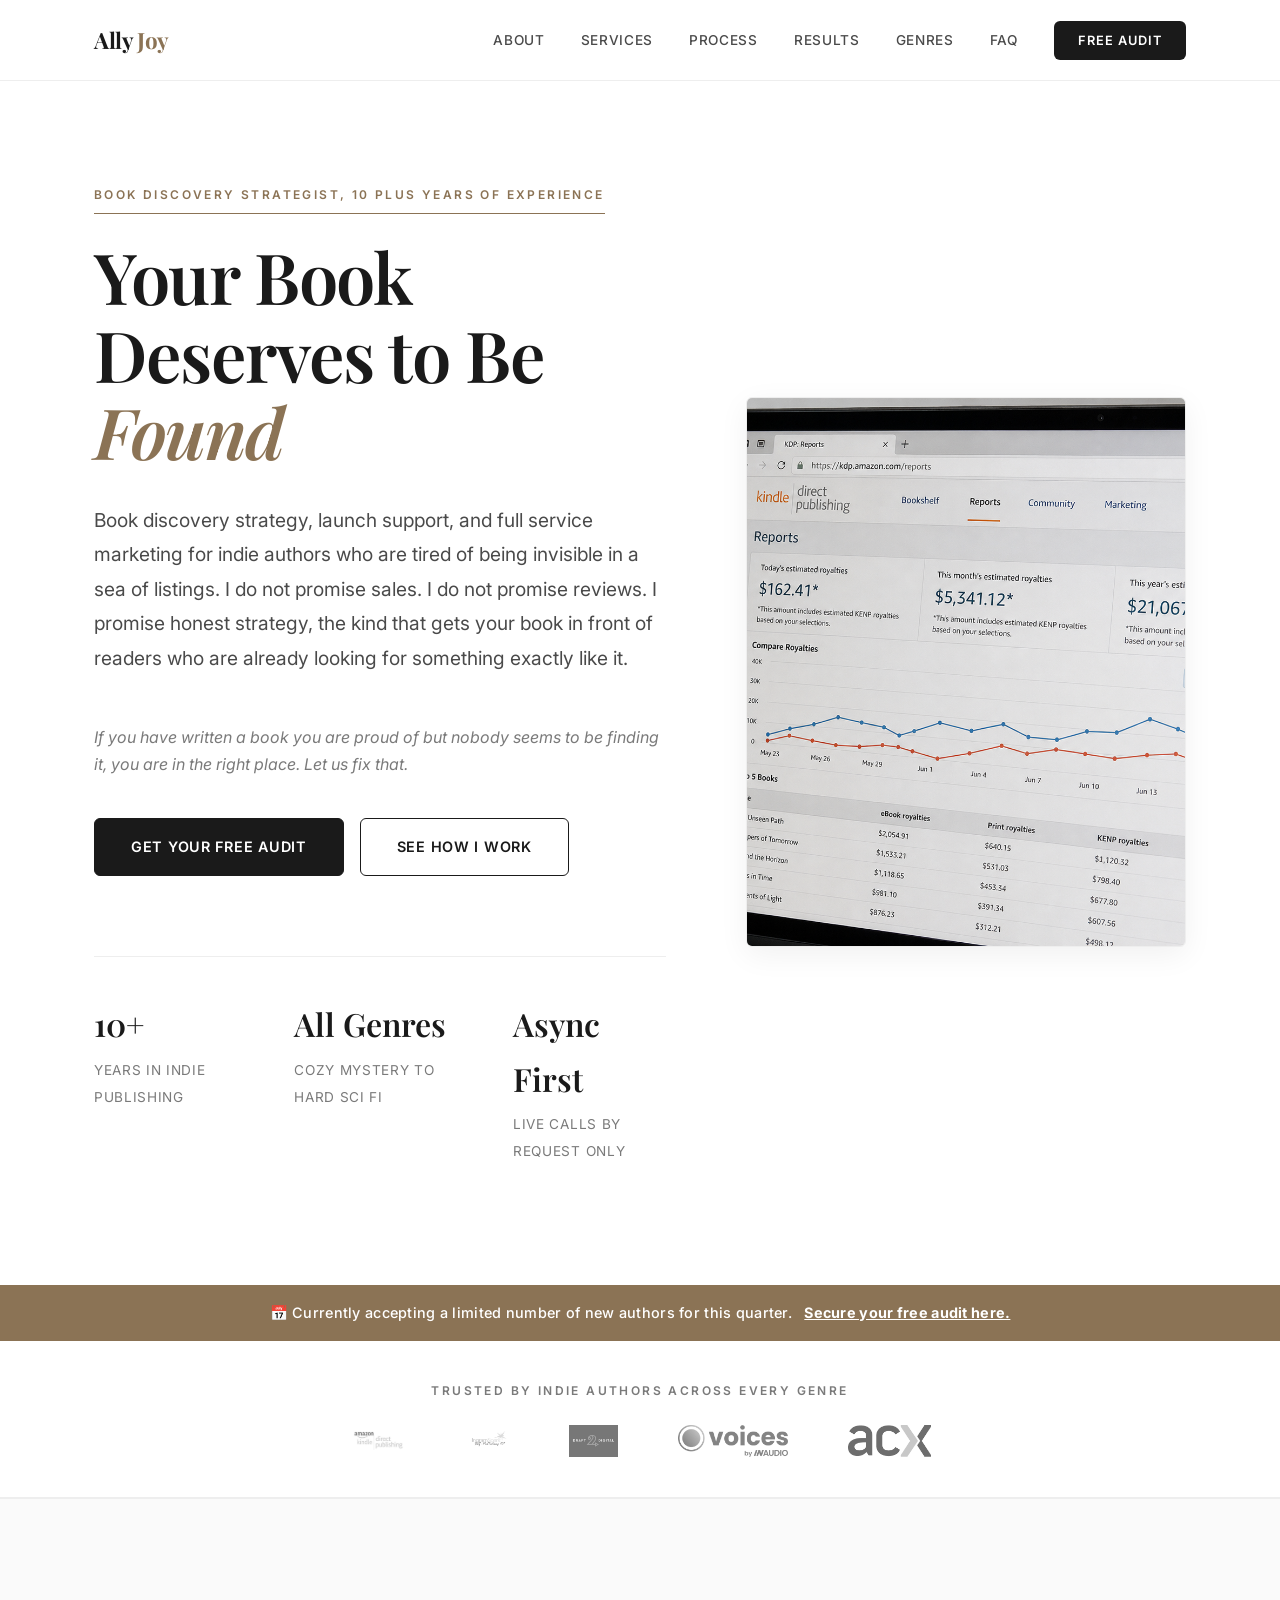
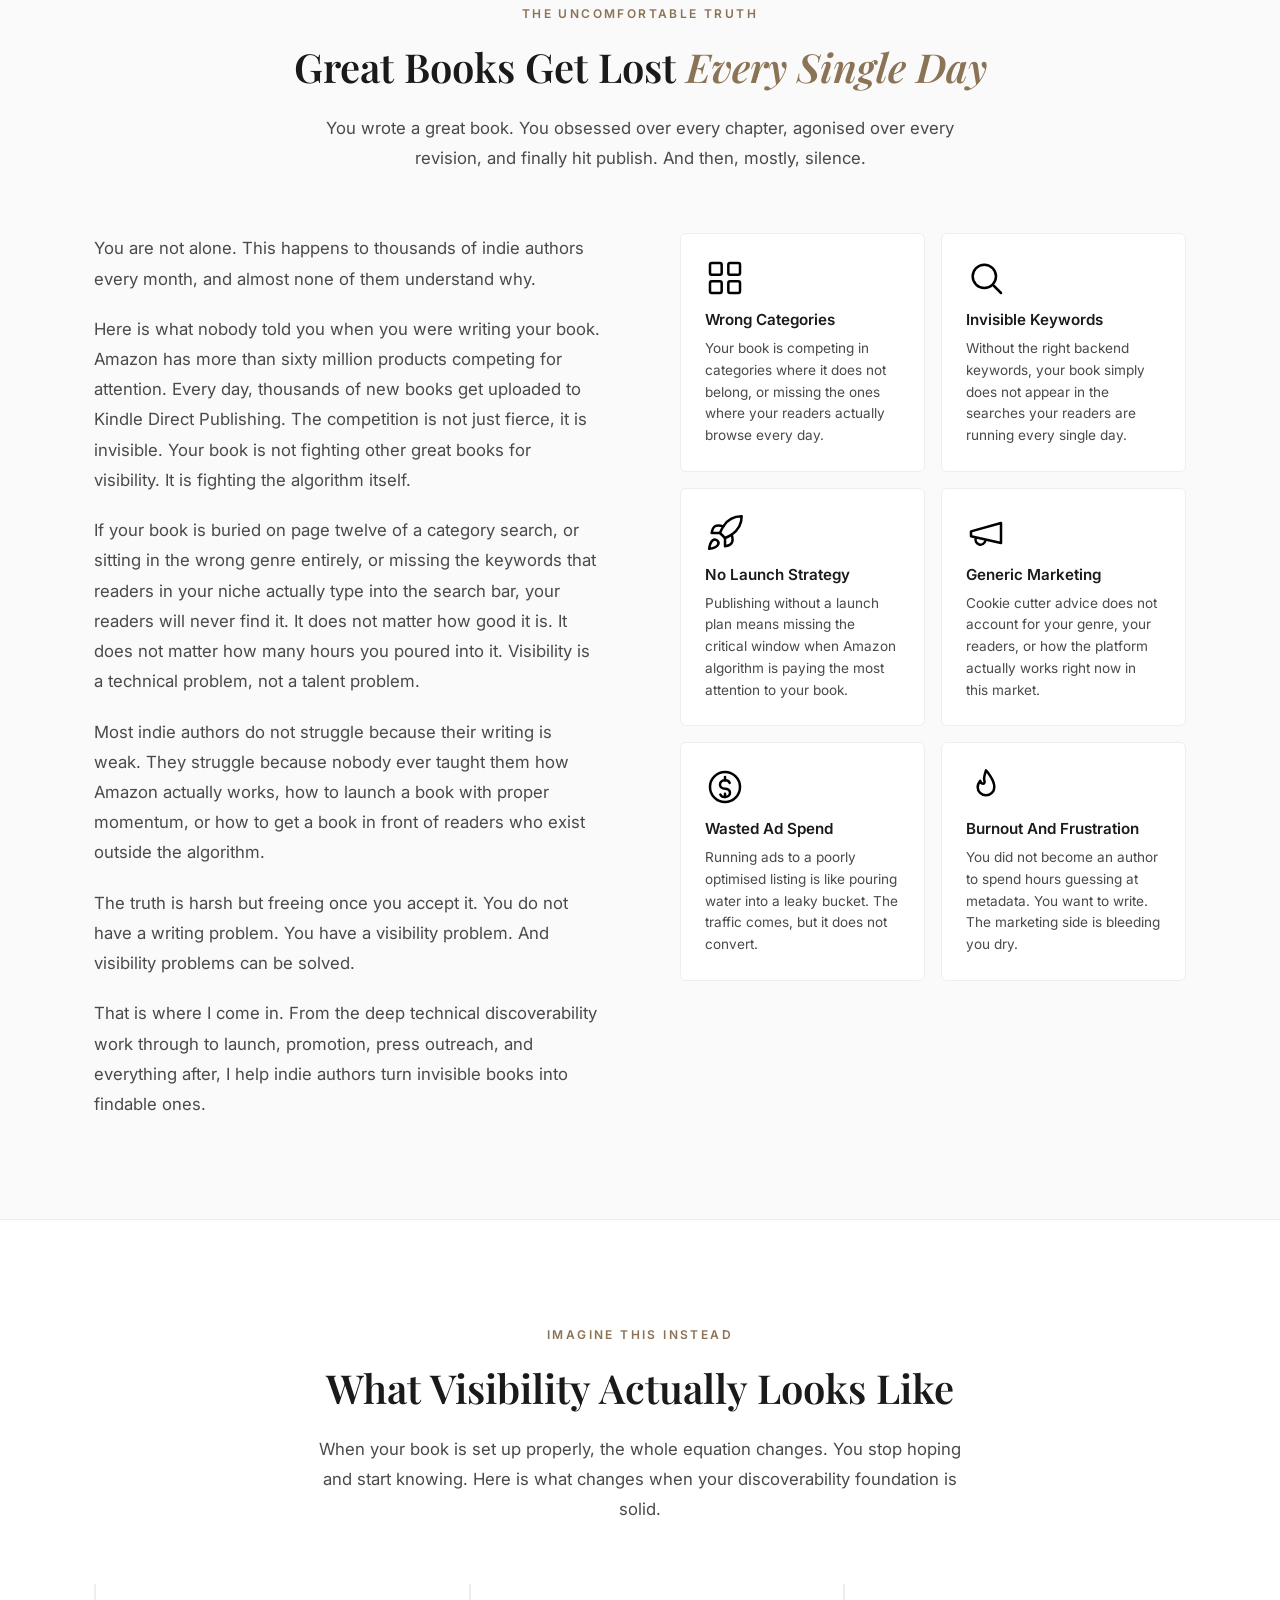
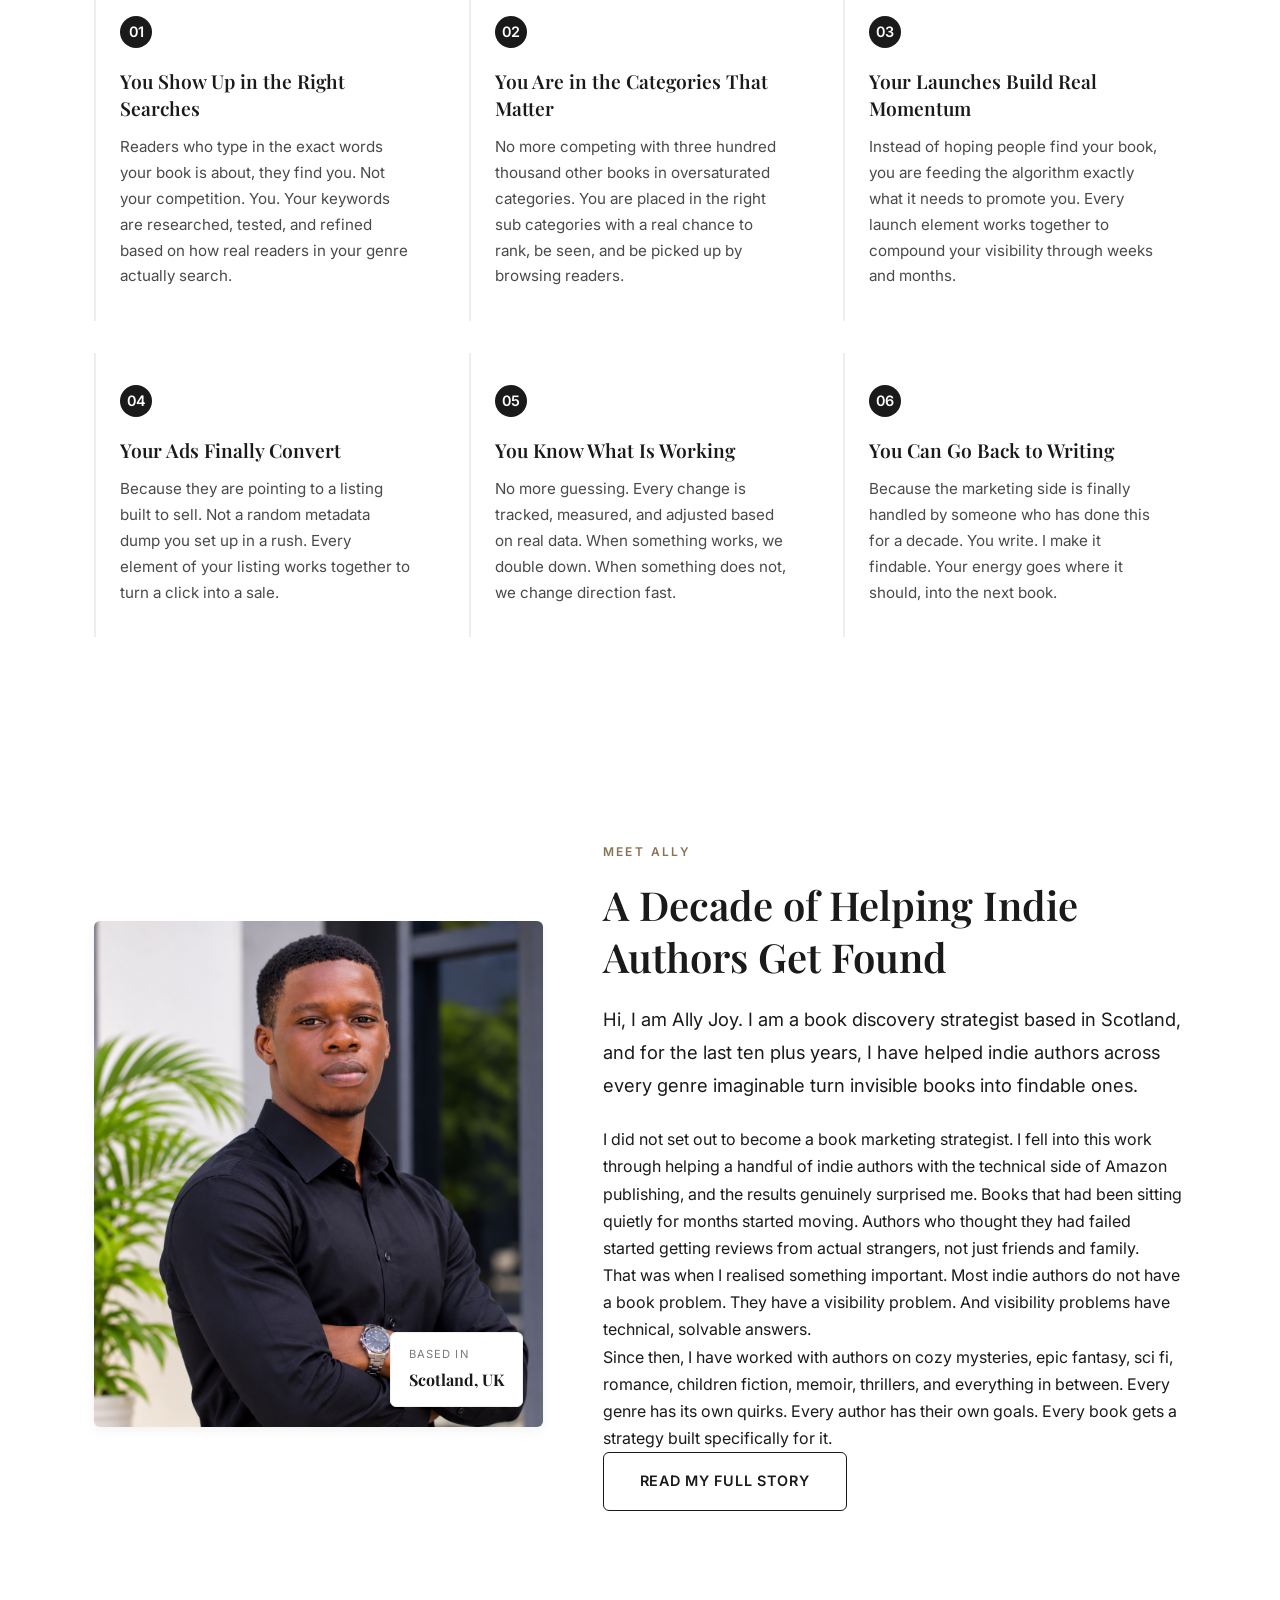
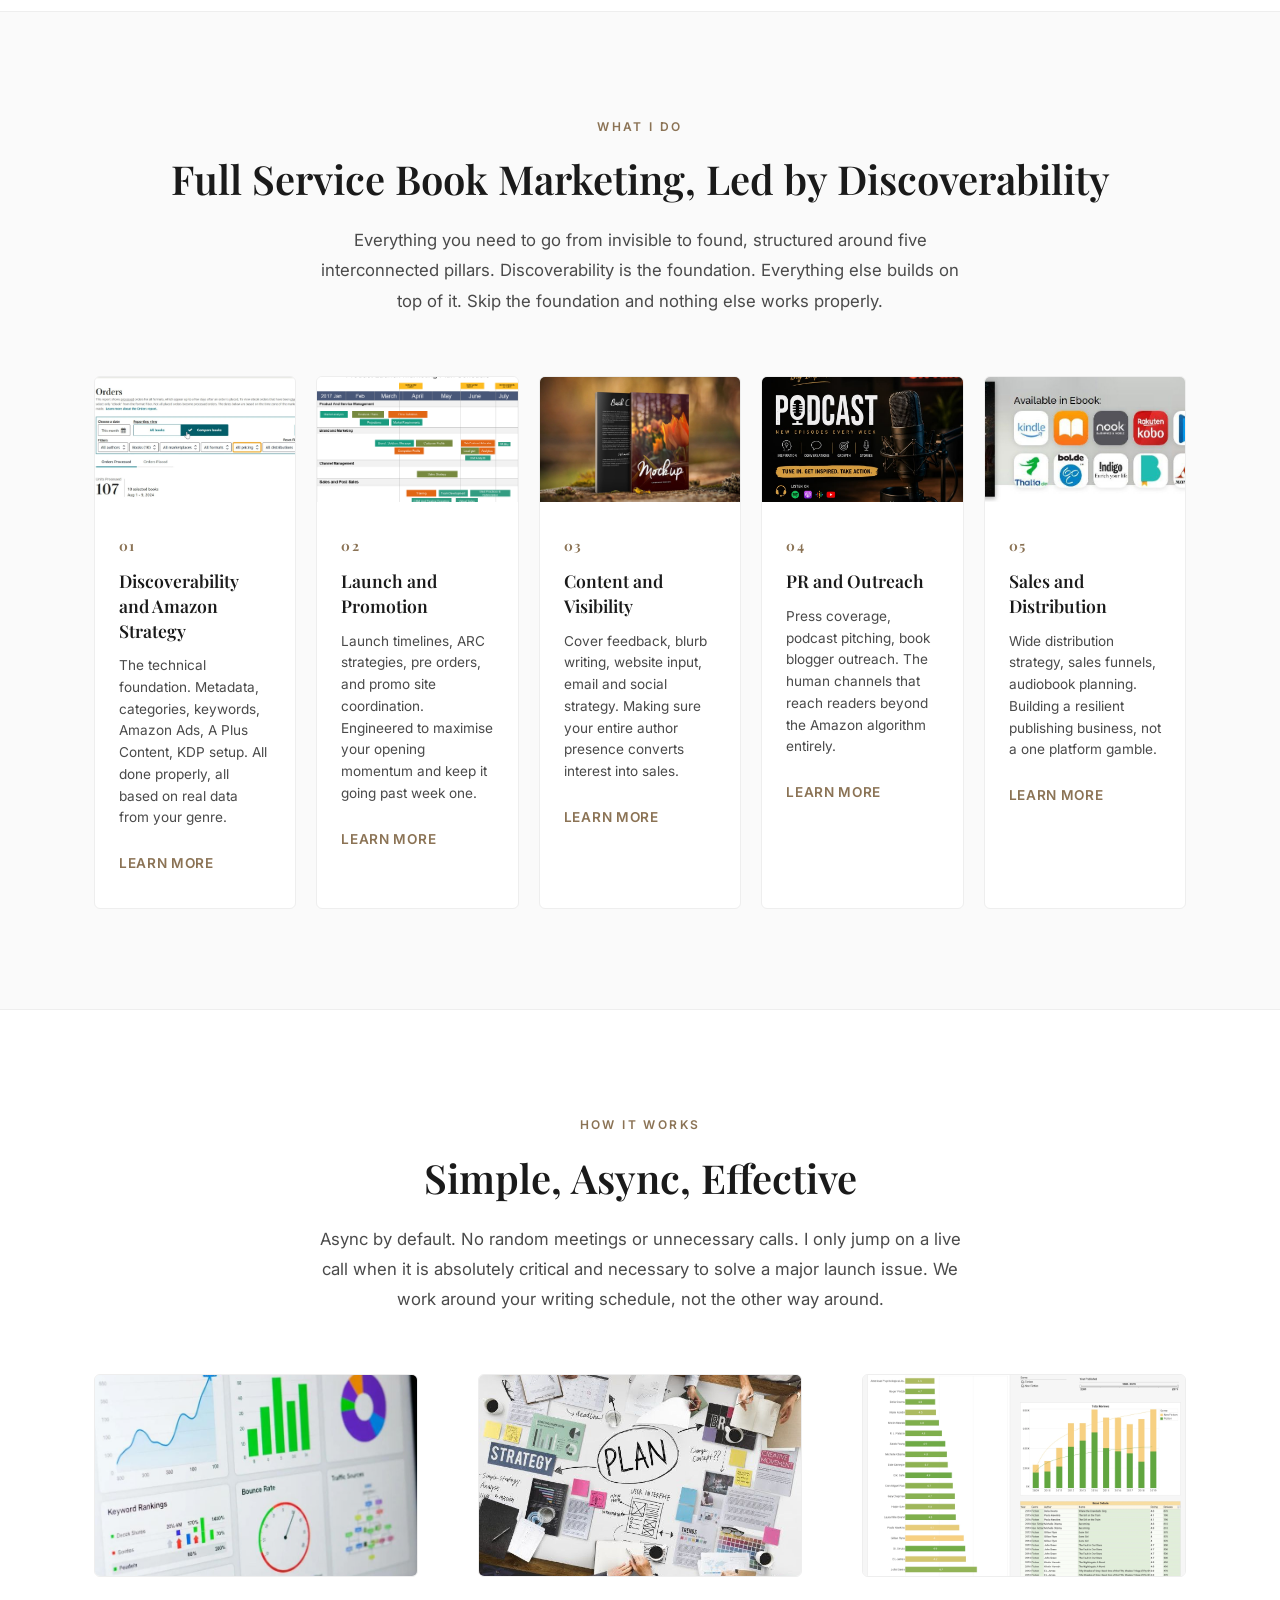
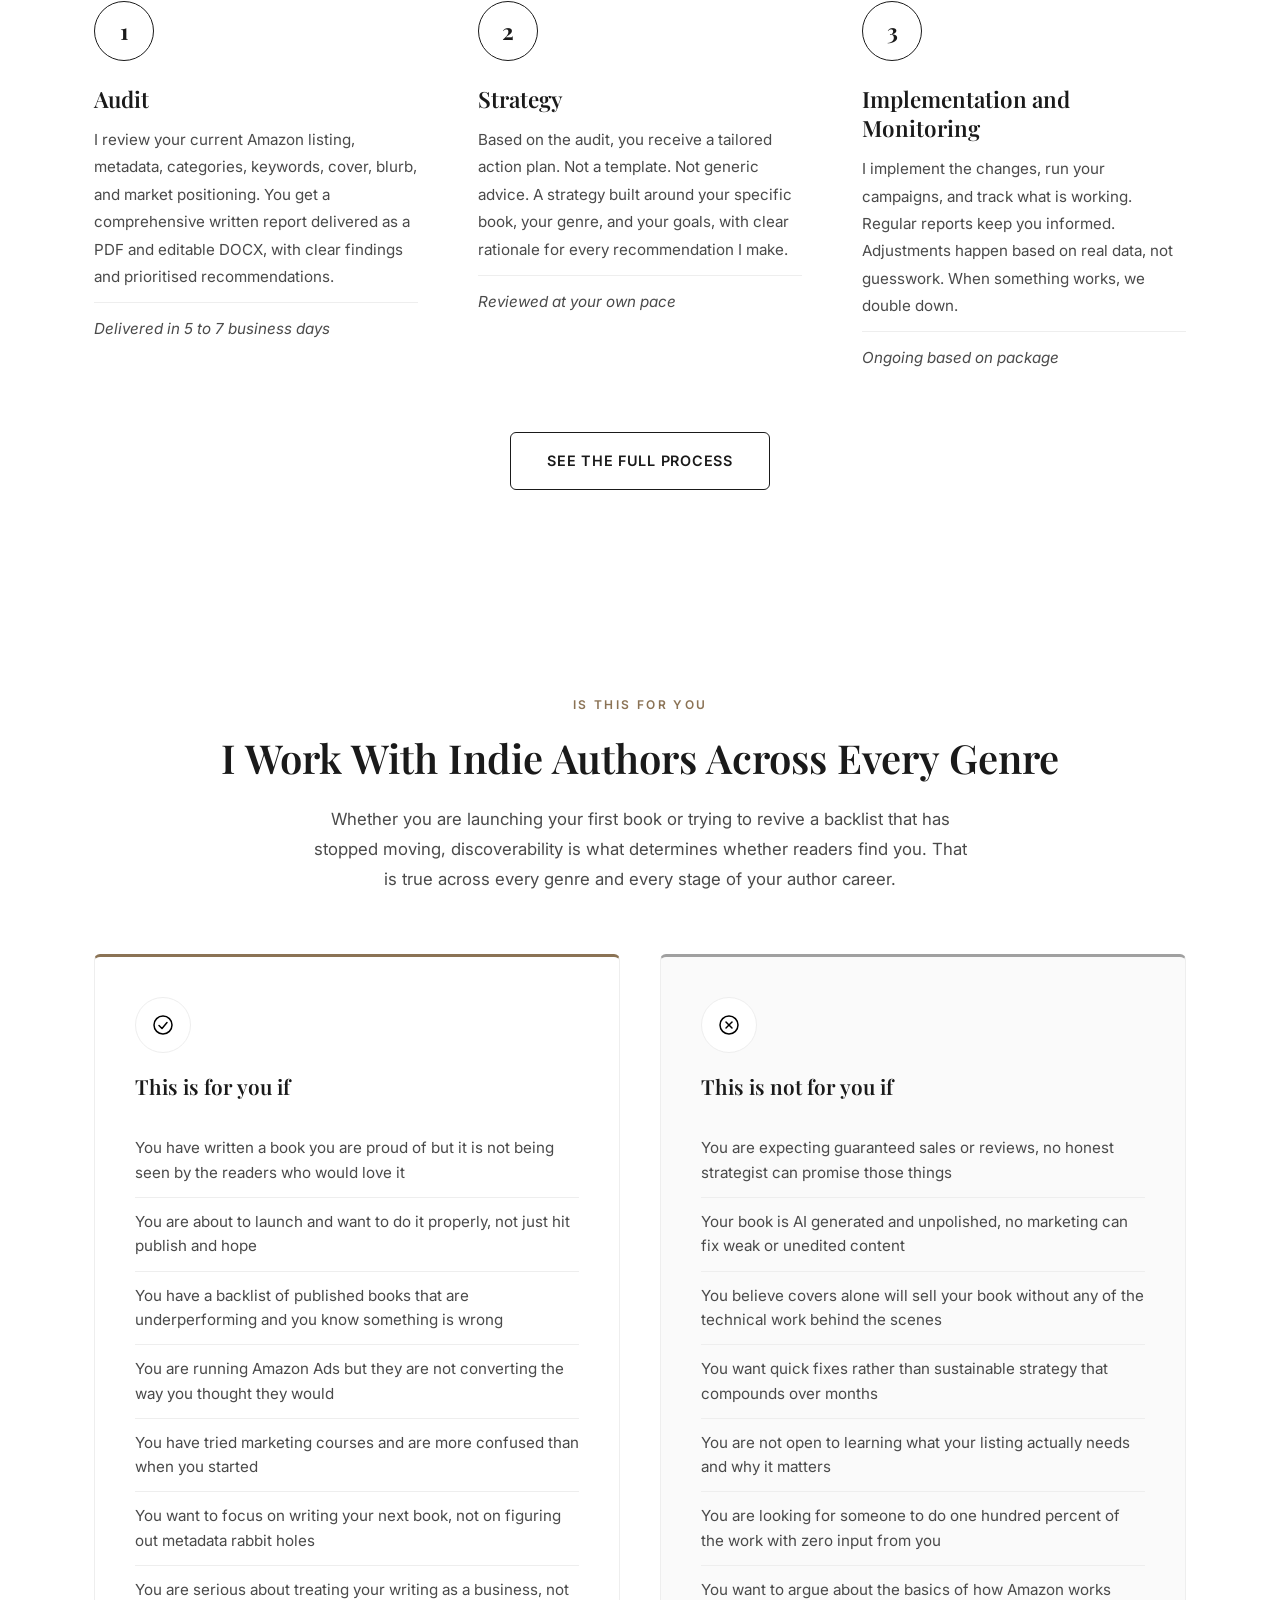
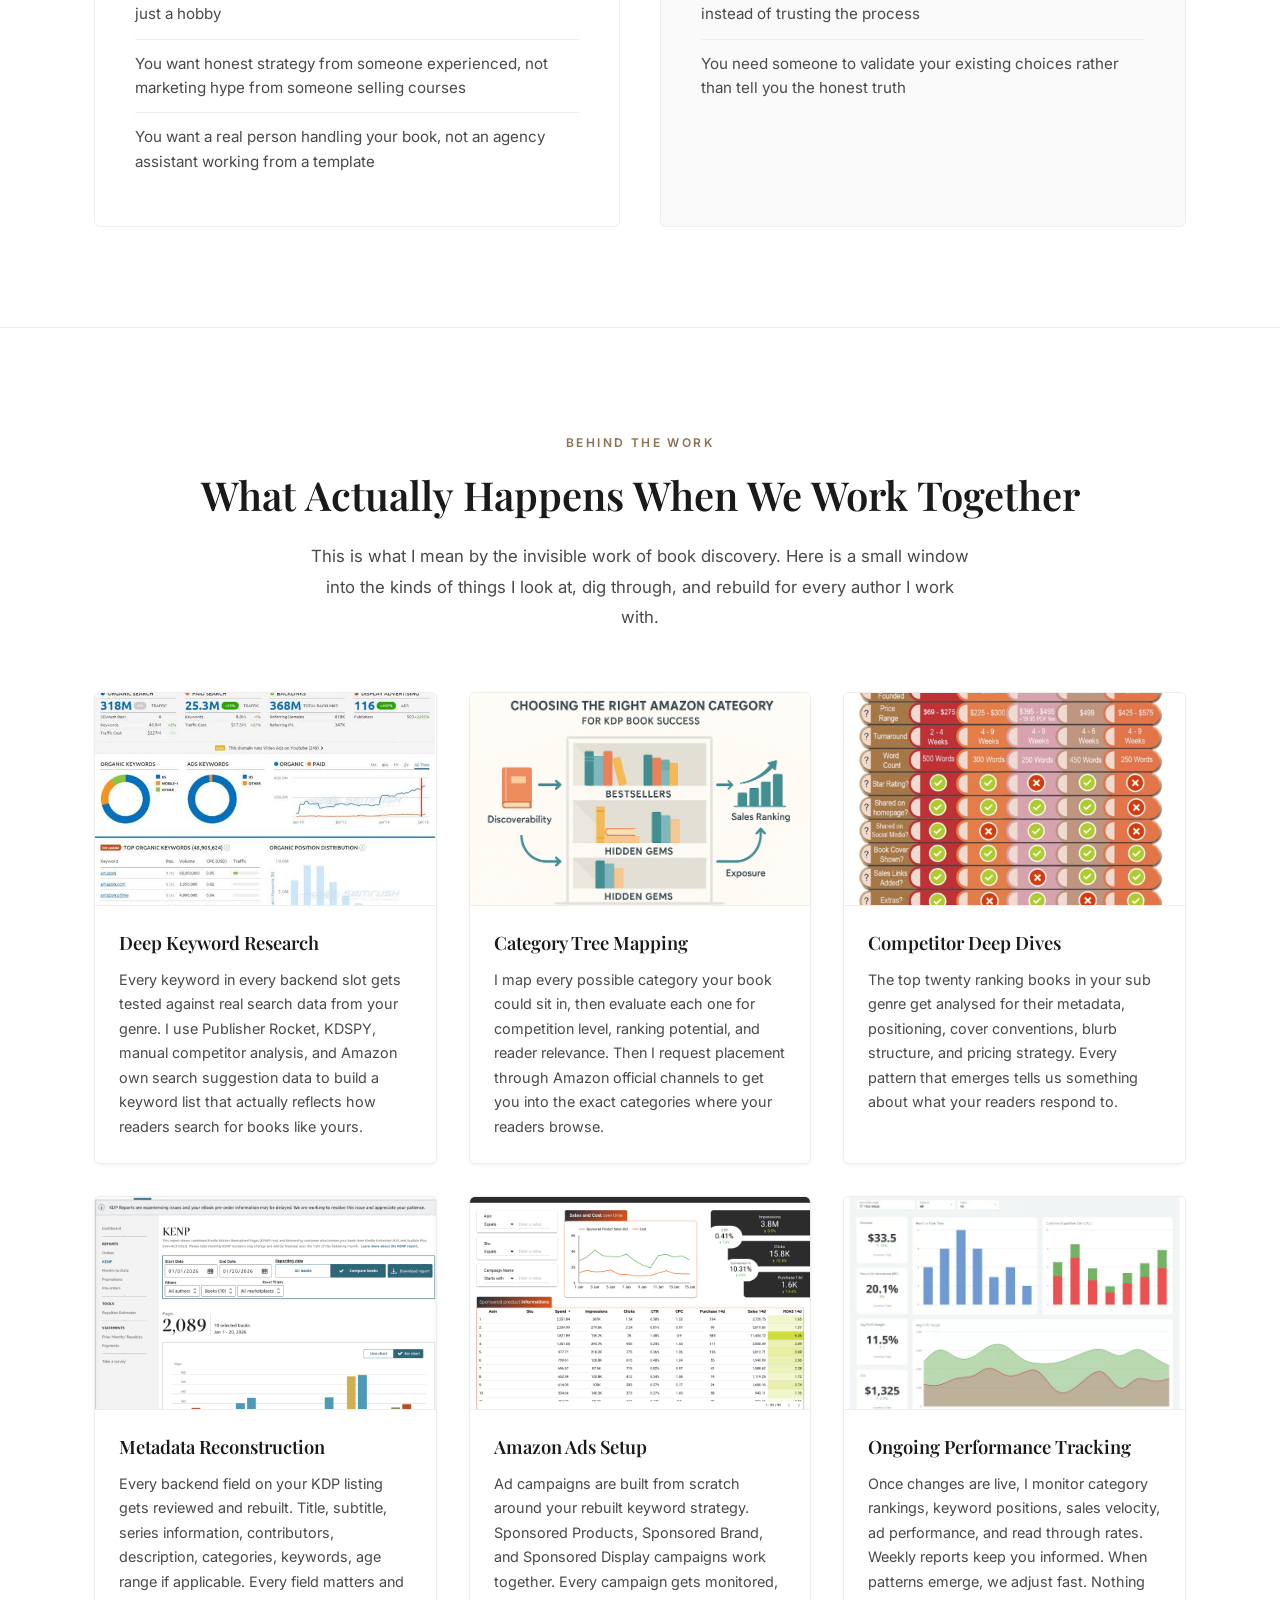
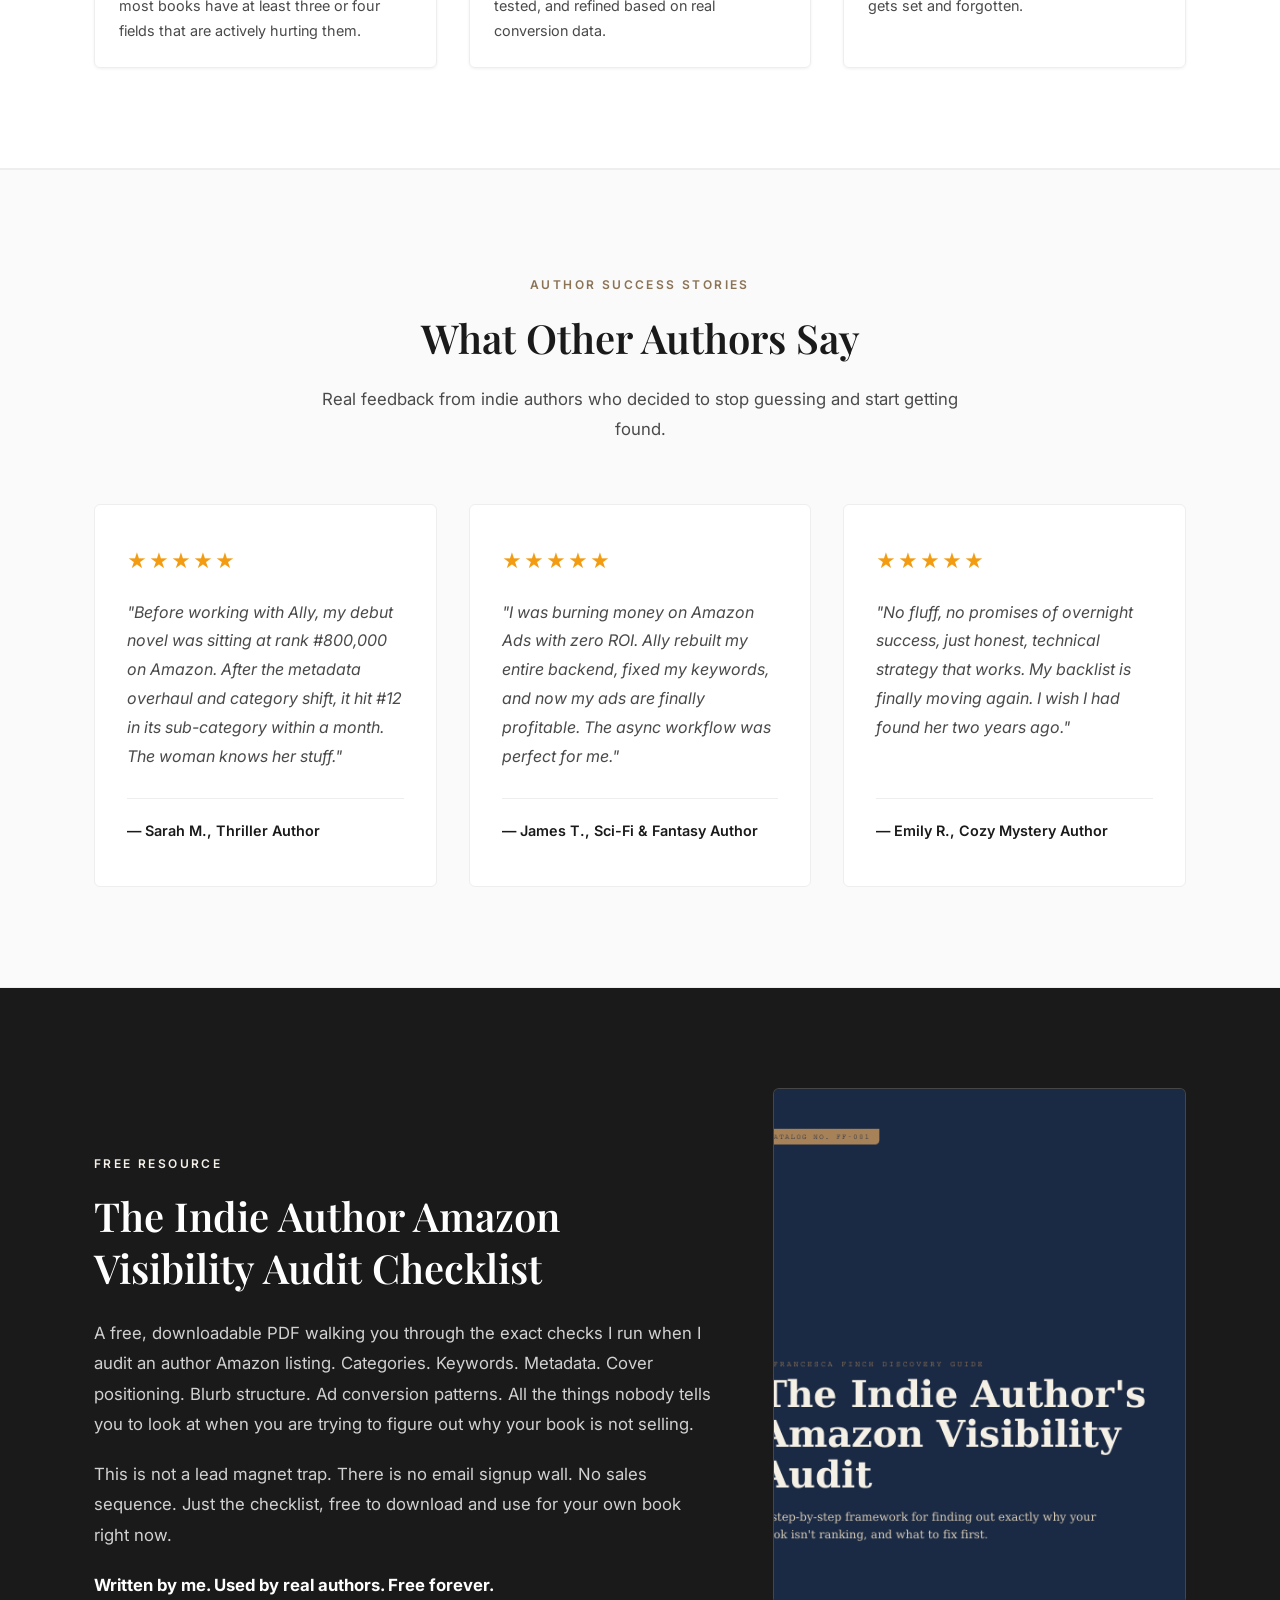
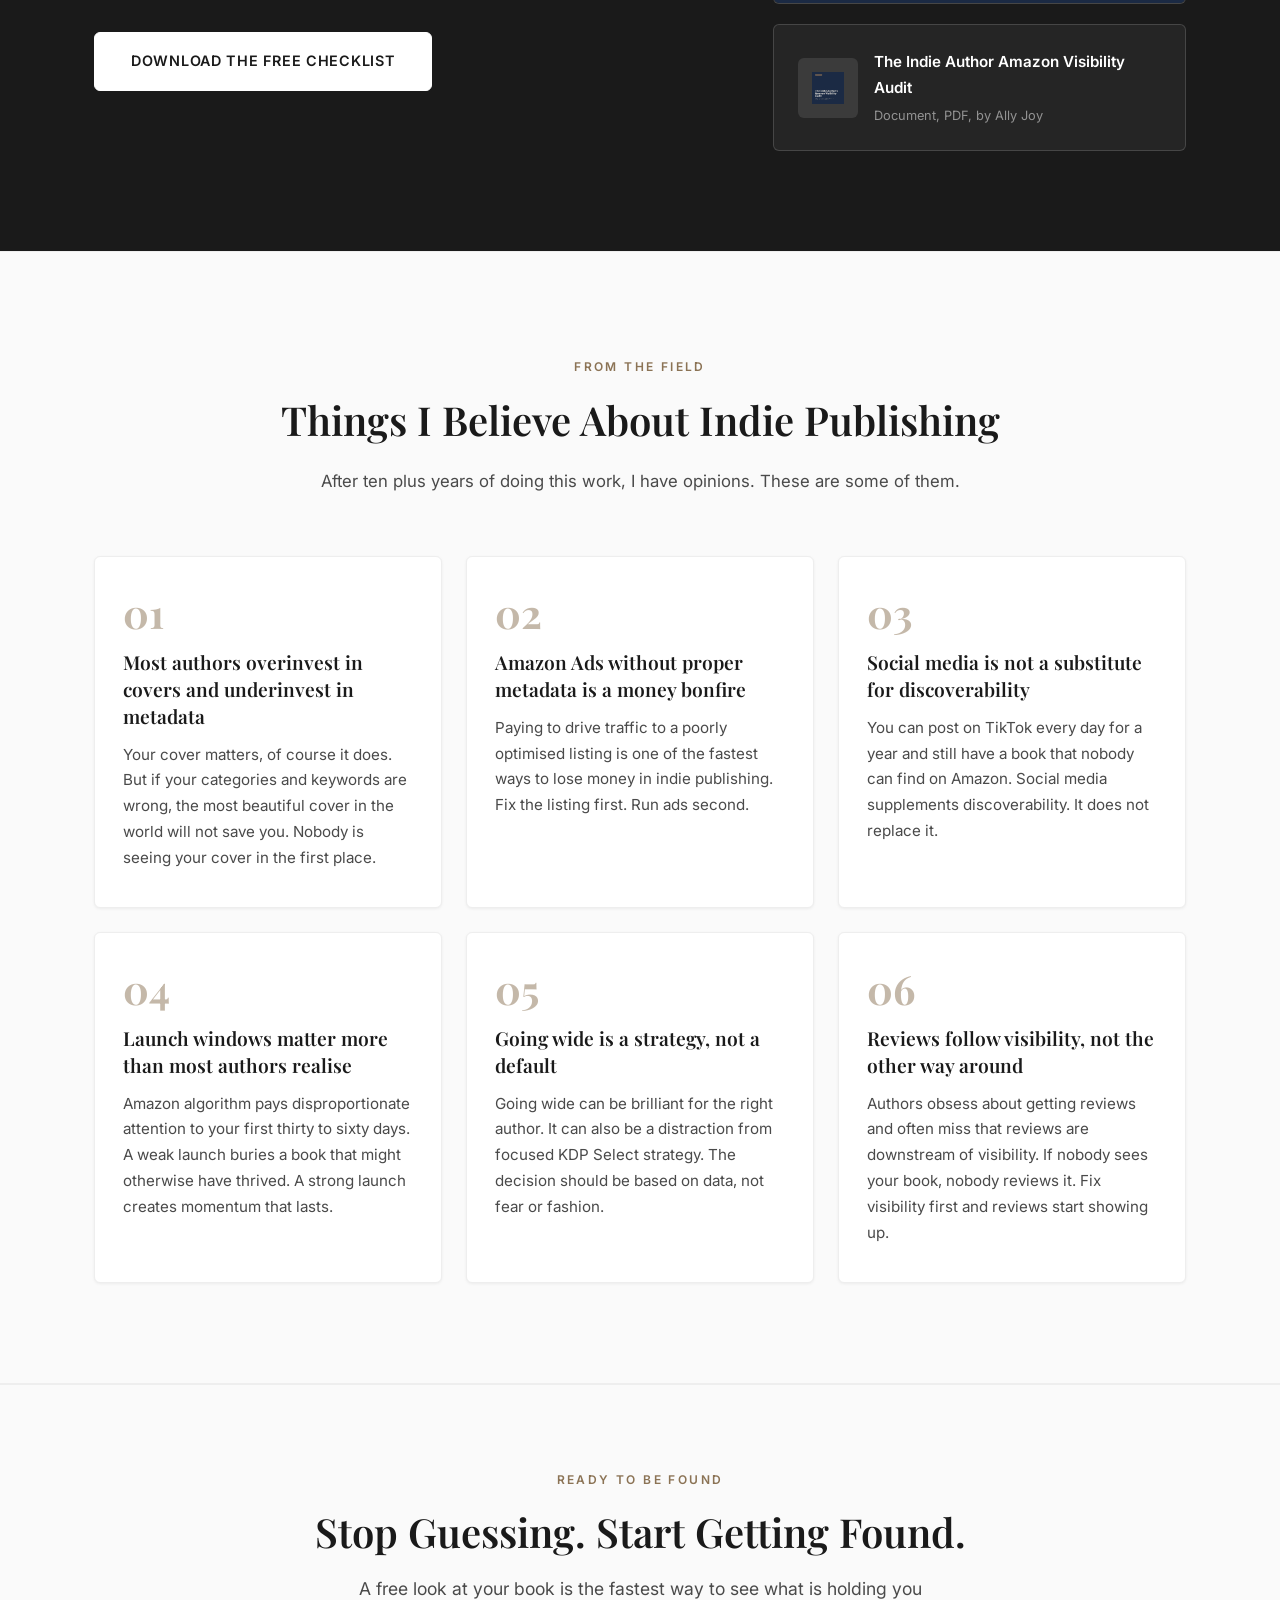
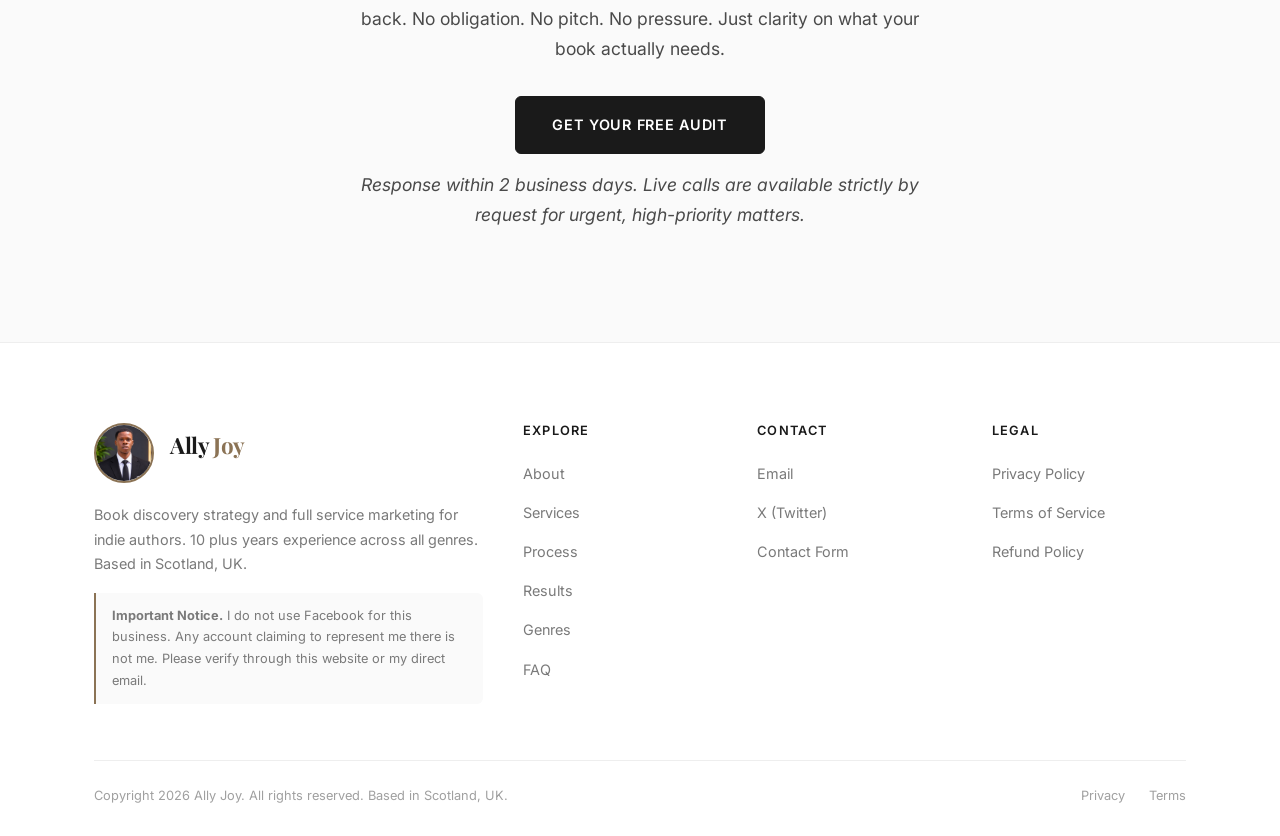
<file: index.html>
<!DOCTYPE html>
<html lang="en">
<head>
    <meta charset="UTF-8">
    <meta name="viewport" content="width=device-width, initial-scale=1.0">
    <title>Ally Joy, Book Discovery Strategist for Indie Authors</title>
    <meta name="description" content="Book discovery strategy, launch support, and full service book marketing for indie authors. 10 plus years helping authors get found on Amazon and beyond. Based in Scotland, UK.">

    <meta property="og:title" content="Ally Joy, Your Book Deserves to Be Found">
    <meta property="og:description" content="Book discovery strategist helping indie authors get visibility on Amazon and beyond.">
    <meta property="og:type" content="website">
    <meta property="og:image" content="Ally.png">

    <link rel="icon" type="image/x-icon" href="favicon.ico">
    <link rel="icon" type="image/png" sizes="32x32" href="favicon-32x32.png">
    <link rel="icon" type="image/png" sizes="16x16" href="favicon-16x16.png">
    <link rel="apple-touch-icon" sizes="180x180" href="apple-touch-icon.png">

    <link rel="preconnect" href="https://fonts.googleapis.com">
    <link rel="preconnect" href="https://fonts.gstatic.com" crossorigin>
    <link href="https://fonts.googleapis.com/css2?family=Playfair+Display:ital,wght@0,400;0,600;0,700;1,400&family=Inter:wght@300;400;500;600;700&display=swap" rel="stylesheet">
    <link rel="stylesheet" href="styles.css">
</head>
<body>

    <!-- ===== NAVIGATION ===== -->
    <nav class="nav" id="nav">
        <div class="container nav__inner">
            <a href="index.html" class="nav__logo">Ally<span>Joy</span></a>
            <ul class="nav__links" id="navLinks">
                <li><a href="about.html">About</a></li>
                <li><a href="services.html">Services</a></li>
                <li><a href="process.html">Process</a></li>
                <li><a href="results.html">Results</a></li>
                <li><a href="genres.html">Genres</a></li>
                <li><a href="faq.html">FAQ</a></li>
                <li><a href="contact.html" class="nav__cta">Free Audit</a></li>
            </ul>
            <button class="nav__toggle" id="navToggle" aria-label="Toggle menu">
                <span></span><span></span><span></span>
            </button>
        </div>
    </nav>

    <!-- ===== HERO ===== -->
    <section class="hero">
        <div class="container">
            <div class="hero__grid">
                <div class="hero__content fade-in">
                    <span class="hero__label">Book Discovery Strategist, 10 Plus Years of Experience</span>
                    <h1>Your Book Deserves to Be <em>Found</em></h1>
                    <p class="hero__sub">Book discovery strategy, launch support, and full service marketing for indie authors who are tired of being invisible in a sea of listings. I do not promise sales. I do not promise reviews. I promise honest strategy, the kind that gets your book in front of readers who are already looking for something exactly like it.</p>

                    <p class="hero__sub-secondary">If you have written a book you are proud of but nobody seems to be finding it, you are in the right place. Let us fix that.</p>

                    <div class="hero__buttons">
                        <a href="contact.html" class="btn btn--primary">Get Your Free Audit</a>
                        <a href="services.html" class="btn btn--outline">See How I Work</a>
                    </div>

                    <div class="hero__trust">
                        <div class="hero__trust-item">
                            <strong>10+</strong>
                            <span>Years in indie publishing</span>
                        </div>
                        <div class="hero__trust-item">
                            <strong>All Genres</strong>
                            <span>Cozy mystery to hard sci fi</span>
                        </div>
                        <div class="hero__trust-item">
                            <strong>Async First</strong>
                            <span>Live calls by request only</span>
                        </div>
                    </div>
                </div>

                <div class="hero__image fade-in">
                    <div class="hero__image-frame">
                        <img src="Books on a desk with laptop showing Amazon KDP dashboard update.png" alt="Books on a desk with laptop showing Amazon KDP dashboard" loading="lazy">
                    </div>
                </div>
            </div>
        </div>
    </section>

    <!-- ===== URGENCY BANNER ===== -->
    <div class="urgency-banner fade-in">
        <div class="container">
            <p>📅 Currently accepting a limited number of new authors for this quarter. <a href="contact.html">Secure your free audit here.</a></p>
        </div>
    </div>

    <!-- ===== TRUST STRIP ===== -->
    <section class="trust-strip">
        <div class="container">
            <div class="trust-strip__inner fade-in">
                <p class="trust-strip__label">Trusted by indie authors across every genre</p>
                <div class="trust-strip__logos">
                    <div class="trust-strip__logo">
                        <img src="Amazon KDP.jpg" alt="Amazon KDP" loading="lazy">
                    </div>
                    <div class="trust-strip__logo">
                        <img src="IngramSpark.jpg" alt="IngramSpark" loading="lazy">
                    </div>
                    <div class="trust-strip__logo">
                        <img src="Draft2Digital.jpg" alt="Draft2Digital" loading="lazy">
                    </div>
                    <div class="trust-strip__logo">
                        <img src="Findaway Voices.png" alt="Findaway Voices" loading="lazy">
                    </div>
                    <div class="trust-strip__logo">
                        <img src="ACX.png" alt="ACX" loading="lazy">
                    </div>
                </div>
            </div>
        </div>
    </section>

    <!-- ===== THE PROBLEM ===== -->
    <section class="problem">
        <div class="container">
            <div class="section-header section-header--center fade-in">
                <span class="section-label">The Uncomfortable Truth</span>
                <h2 class="section-title">Great Books Get Lost <em>Every Single Day</em></h2>
                <p class="section-subtitle">You wrote a great book. You obsessed over every chapter, agonised over every revision, and finally hit publish. And then, mostly, silence.</p>
            </div>

            <div class="problem__content">
                <div class="problem__text fade-in">
                    <p>You are not alone. This happens to thousands of indie authors every month, and almost none of them understand why.</p>

                    <p>Here is what nobody told you when you were writing your book. Amazon has more than sixty million products competing for attention. Every day, thousands of new books get uploaded to Kindle Direct Publishing. The competition is not just fierce, it is invisible. Your book is not fighting other great books for visibility. It is fighting the algorithm itself.</p>

                    <p>If your book is buried on page twelve of a category search, or sitting in the wrong genre entirely, or missing the keywords that readers in your niche actually type into the search bar, your readers will never find it. It does not matter how good it is. It does not matter how many hours you poured into it. Visibility is a technical problem, not a talent problem.</p>

                    <p>Most indie authors do not struggle because their writing is weak. They struggle because nobody ever taught them how Amazon actually works, how to launch a book with proper momentum, or how to get a book in front of readers who exist outside the algorithm.</p>

                    <p>The truth is harsh but freeing once you accept it. You do not have a writing problem. You have a visibility problem. And visibility problems can be solved.</p>

                    <p>That is where I come in. From the deep technical discoverability work through to launch, promotion, press outreach, and everything after, I help indie authors turn invisible books into findable ones.</p>
                </div>

                <div class="problem__visual fade-in">
                    <div class="problem__card">
                        <div class="problem__card-icon">
                            <img src="images/icon-categories.svg" alt="" loading="lazy">
                        </div>
                        <div>
                            <h4>Wrong Categories</h4>
                            <p>Your book is competing in categories where it does not belong, or missing the ones where your readers actually browse every day.</p>
                        </div>
                    </div>

                    <div class="problem__card">
                        <div class="problem__card-icon">
                            <img src="images/icon-search.svg" alt="" loading="lazy">
                        </div>
                        <div>
                            <h4>Invisible Keywords</h4>
                            <p>Without the right backend keywords, your book simply does not appear in the searches your readers are running every single day.</p>
                        </div>
                    </div>

                    <div class="problem__card">
                        <div class="problem__card-icon">
                            <img src="images/icon-launch.svg" alt="" loading="lazy">
                        </div>
                        <div>
                            <h4>No Launch Strategy</h4>
                            <p>Publishing without a launch plan means missing the critical window when Amazon algorithm is paying the most attention to your book.</p>
                        </div>
                    </div>

                    <div class="problem__card">
                        <div class="problem__card-icon">
                            <img src="images/icon-marketing.svg" alt="" loading="lazy">
                        </div>
                        <div>
                            <h4>Generic Marketing</h4>
                            <p>Cookie cutter advice does not account for your genre, your readers, or how the platform actually works right now in this market.</p>
                        </div>
                    </div>

                    <div class="problem__card">
                        <div class="problem__card-icon">
                            <img src="images/icon-money.svg" alt="" loading="lazy">
                        </div>
                        <div>
                            <h4>Wasted Ad Spend</h4>
                            <p>Running ads to a poorly optimised listing is like pouring water into a leaky bucket. The traffic comes, but it does not convert.</p>
                        </div>
                    </div>

                    <div class="problem__card">
                        <div class="problem__card-icon">
                            <img src="images/icon-burnout.svg" alt="" loading="lazy">
                        </div>
                        <div>
                            <h4>Burnout And Frustration</h4>
                            <p>You did not become an author to spend hours guessing at metadata. You want to write. The marketing side is bleeding you dry.</p>
                        </div>
                    </div>
                </div>
            </div>
        </div>
    </section>

    <!-- ===== WHAT IF SECTION ===== -->
    <section class="what-if">
        <div class="container">
            <div class="section-header section-header--center fade-in">
                <span class="section-label">Imagine This Instead</span>
                <h2 class="section-title">What Visibility Actually Looks Like</h2>
                <p class="section-subtitle">When your book is set up properly, the whole equation changes. You stop hoping and start knowing. Here is what changes when your discoverability foundation is solid.</p>
            </div>

            <div class="what-if__grid">
                <div class="what-if__card fade-in">
                    <div class="what-if__icon">01</div>
                    <h3>You Show Up in the Right Searches</h3>
                    <p>Readers who type in the exact words your book is about, they find you. Not your competition. You. Your keywords are researched, tested, and refined based on how real readers in your genre actually search.</p>
                </div>

                <div class="what-if__card fade-in">
                    <div class="what-if__icon">02</div>
                    <h3>You Are in the Categories That Matter</h3>
                    <p>No more competing with three hundred thousand other books in oversaturated categories. You are placed in the right sub categories with a real chance to rank, be seen, and be picked up by browsing readers.</p>
                </div>

                <div class="what-if__card fade-in">
                    <div class="what-if__icon">03</div>
                    <h3>Your Launches Build Real Momentum</h3>
                    <p>Instead of hoping people find your book, you are feeding the algorithm exactly what it needs to promote you. Every launch element works together to compound your visibility through weeks and months.</p>
                </div>

                <div class="what-if__card fade-in">
                    <div class="what-if__icon">04</div>
                    <h3>Your Ads Finally Convert</h3>
                    <p>Because they are pointing to a listing built to sell. Not a random metadata dump you set up in a rush. Every element of your listing works together to turn a click into a sale.</p>
                </div>

                <div class="what-if__card fade-in">
                    <div class="what-if__icon">05</div>
                    <h3>You Know What Is Working</h3>
                    <p>No more guessing. Every change is tracked, measured, and adjusted based on real data. When something works, we double down. When something does not, we change direction fast.</p>
                </div>

                <div class="what-if__card fade-in">
                    <div class="what-if__icon">06</div>
                    <h3>You Can Go Back to Writing</h3>
                    <p>Because the marketing side is finally handled by someone who has done this for a decade. You write. I make it findable. Your energy goes where it should, into the next book.</p>
                </div>
            </div>
        </div>
    </section>

    <!-- ===== MEET ALLY ===== -->
    <section class="meet-Ally">
        <div class="container">
            <div class="meet-Ally__inner fade-in">
                <div class="meet-Ally__image">
                    <img src="Ally pro.png" alt="Ally Joy, Book Discovery Strategist based in Scotland">
                    <div class="meet-Ally__badge">
                        <span>Based in</span>
                        <strong>Scotland, UK</strong>
                    </div>
                </div>

                <div class="meet-Ally__content">
                    <span class="section-label">Meet Ally</span>
                    <h2 class="section-title">A Decade of Helping Indie Authors Get Found</h2>
                    <p class="lead">Hi, I am Ally Joy. I am a book discovery strategist based in Scotland, and for the last ten plus years, I have helped indie authors across every genre imaginable turn invisible books into findable ones.</p>
                    <p>I did not set out to become a book marketing strategist. I fell into this work through helping a handful of indie authors with the technical side of Amazon publishing, and the results genuinely surprised me. Books that had been sitting quietly for months started moving. Authors who thought they had failed started getting reviews from actual strangers, not just friends and family.</p>
                    <p>That was when I realised something important. Most indie authors do not have a book problem. They have a visibility problem. And visibility problems have technical, solvable answers.</p>
                    <p>Since then, I have worked with authors on cozy mysteries, epic fantasy, sci fi, romance, children fiction, memoir, thrillers, and everything in between. Every genre has its own quirks. Every author has their own goals. Every book gets a strategy built specifically for it.</p>
                    <a href="about.html" class="btn btn--outline">Read My Full Story</a>
                </div>
            </div>
        </div>
    </section>

    <!-- ===== SERVICE PILLARS ===== -->
    <section class="pillars">
        <div class="container">
            <div class="section-header section-header--center fade-in">
                <span class="section-label">What I Do</span>
                <h2 class="section-title">Full Service Book Marketing, Led by Discoverability</h2>
                <p class="section-subtitle">Everything you need to go from invisible to found, structured around five interconnected pillars. Discoverability is the foundation. Everything else builds on top of it. Skip the foundation and nothing else works properly.</p>
            </div>

            <div class="pillars__grid">
                <div class="pillar fade-in">
                    <div class="pillar__image">
                        <img src="Amazon KDP dashboard showing book metadata and categories.jpg" alt="Amazon KDP dashboard showing book metadata and categories" loading="lazy">
                    </div>
                    <div class="pillar__content">
                        <span class="pillar__number">01</span>
                        <h3>Discoverability and Amazon Strategy</h3>
                        <p>The technical foundation. Metadata, categories, keywords, Amazon Ads, A Plus Content, KDP setup. All done properly, all based on real data from your genre.</p>
                        <a href="services.html#discoverability" class="pillar__link">Learn more</a>
                    </div>
                </div>

                <div class="pillar fade-in">
                    <div class="pillar__image">
                        <img src="Calendar and launch timeline planning documents.png" alt="Calendar and launch timeline planning documents" loading="lazy">
                    </div>
                    <div class="pillar__content">
                        <span class="pillar__number">02</span>
                        <h3>Launch and Promotion</h3>
                        <p>Launch timelines, ARC strategies, pre orders, and promo site coordination. Engineered to maximise your opening momentum and keep it going past week one.</p>
                        <a href="services.html#launch" class="pillar__link">Learn more</a>
                    </div>
                </div>

                <div class="pillar fade-in">
                    <div class="pillar__image">
                        <img src="Book cover mockups and blurb writing materials.jpg" alt="Book cover mockups and blurb writing on desk" loading="lazy">
                    </div>
                    <div class="pillar__content">
                        <span class="pillar__number">03</span>
                        <h3>Content and Visibility</h3>
                        <p>Cover feedback, blurb writing, website input, email and social strategy. Making sure your entire author presence converts interest into sales.</p>
                        <a href="services.html#content" class="pillar__link">Learn more</a>
                    </div>
                </div>

                <div class="pillar fade-in">
                    <div class="pillar__image">
                        <img src="Podcast microphone and press coverage documents.jpg" alt="Podcast microphone and press coverage materials" loading="lazy">
                    </div>
                    <div class="pillar__content">
                        <span class="pillar__number">04</span>
                        <h3>PR and Outreach</h3>
                        <p>Press coverage, podcast pitching, book blogger outreach. The human channels that reach readers beyond the Amazon algorithm entirely.</p>
                        <a href="services.html#pr" class="pillar__link">Learn more</a>
                    </div>
                </div>

                <div class="pillar fade-in">
                    <div class="pillar__image">
                        <img src="Multiple book formats and distribution platforms.jpg" alt="Multiple book formats including paperback, ebook, and audiobook" loading="lazy">
                    </div>
                    <div class="pillar__content">
                        <span class="pillar__number">05</span>
                        <h3>Sales and Distribution</h3>
                        <p>Wide distribution strategy, sales funnels, audiobook planning. Building a resilient publishing business, not a one platform gamble.</p>
                        <a href="services.html#distribution" class="pillar__link">Learn more</a>
                    </div>
                </div>
            </div>
        </div>
    </section>

    <!-- ===== HOW IT WORKS ===== -->
    <section class="process-preview">
        <div class="container">
            <div class="section-header section-header--center fade-in">
                <span class="section-label">How It Works</span>
                <h2 class="section-title">Simple, Async, Effective</h2>
                <p class="section-subtitle">Async by default. No random meetings or unnecessary calls. I only jump on a live call when it is absolutely critical and necessary to solve a major launch issue. We work around your writing schedule, not the other way around.</p>
            </div>

            <div class="process__steps">
                <div class="process__step fade-in">
                    <div class="process__step-image">
                        <img src="Detailed audit report on laptop screen.jpg" alt="Detailed audit report on laptop screen" loading="lazy">
                    </div>
                    <div class="process__number">1</div>
                    <h3>Audit</h3>
                    <p>I review your current Amazon listing, metadata, categories, keywords, cover, blurb, and market positioning. You get a comprehensive written report delivered as a PDF and editable DOCX, with clear findings and prioritised recommendations.</p>
                    <p class="process__step-meta">Delivered in 5 to 7 business days</p>
                </div>

                <div class="process__step fade-in">
                    <div class="process__step-image">
                        <img src="Strategy planning documents and sticky notes.jpg" alt="Strategy planning documents and sticky notes" loading="lazy">
                    </div>
                    <div class="process__number">2</div>
                    <h3>Strategy</h3>
                    <p>Based on the audit, you receive a tailored action plan. Not a template. Not generic advice. A strategy built around your specific book, your genre, and your goals, with clear rationale for every recommendation I make.</p>
                    <p class="process__step-meta">Reviewed at your own pace</p>
                </div>

                <div class="process__step fade-in">
                    <div class="process__step-image">
                        <img src="Charts and analytics showing book performance metrics.webp" alt="Charts and analytics showing book performance metrics" loading="lazy">
                    </div>
                    <div class="process__number">3</div>
                    <h3>Implementation and Monitoring</h3>
                    <p>I implement the changes, run your campaigns, and track what is working. Regular reports keep you informed. Adjustments happen based on real data, not guesswork. When something works, we double down.</p>
                    <p class="process__step-meta">Ongoing based on package</p>
                </div>
            </div>

            <div class="process-preview__cta fade-in">
                <a href="process.html" class="btn btn--outline">See The Full Process</a>
            </div>
        </div>
    </section>

    <!-- ===== WHO THIS IS FOR ===== -->
    <section class="who">
        <div class="container">
            <div class="section-header section-header--center fade-in">
                <span class="section-label">Is This For You</span>
                <h2 class="section-title">I Work With Indie Authors Across Every Genre</h2>
                <p class="section-subtitle">Whether you are launching your first book or trying to revive a backlist that has stopped moving, discoverability is what determines whether readers find you. That is true across every genre and every stage of your author career.</p>
            </div>

            <div class="who__grid">
                <div class="who__col who__col--yes fade-in">
                    <div class="who__icon">
                        <img src="images/icon-check.svg" alt="" loading="lazy">
                    </div>
                    <h3>This is for you if</h3>
                    <ul>
                        <li>You have written a book you are proud of but it is not being seen by the readers who would love it</li>
                        <li>You are about to launch and want to do it properly, not just hit publish and hope</li>
                        <li>You have a backlist of published books that are underperforming and you know something is wrong</li>
                        <li>You are running Amazon Ads but they are not converting the way you thought they would</li>
                        <li>You have tried marketing courses and are more confused than when you started</li>
                        <li>You want to focus on writing your next book, not on figuring out metadata rabbit holes</li>
                        <li>You are serious about treating your writing as a business, not just a hobby</li>
                        <li>You want honest strategy from someone experienced, not marketing hype from someone selling courses</li>
                        <li>You want a real person handling your book, not an agency assistant working from a template</li>
                    </ul>
                </div>

                <div class="who__col who__col--no fade-in">
                    <div class="who__icon">
                        <img src="images/icon-cross.svg" alt="" loading="lazy">
                    </div>
                    <h3>This is not for you if</h3>
                    <ul>
                        <li>You are expecting guaranteed sales or reviews, no honest strategist can promise those things</li>
                        <li>Your book is AI generated and unpolished, no marketing can fix weak or unedited content</li>
                        <li>You believe covers alone will sell your book without any of the technical work behind the scenes</li>
                        <li>You want quick fixes rather than sustainable strategy that compounds over months</li>
                        <li>You are not open to learning what your listing actually needs and why it matters</li>
                        <li>You are looking for someone to do one hundred percent of the work with zero input from you</li>
                        <li>You want to argue about the basics of how Amazon works instead of trusting the process</li>
                        <li>You need someone to validate your existing choices rather than tell you the honest truth</li>
                    </ul>
                </div>
            </div>
        </div>
    </section>

    <!-- ===== BEHIND THE WORK ===== -->
    <section class="behind-work">
        <div class="container">
            <div class="section-header section-header--center fade-in">
                <span class="section-label">Behind The Work</span>
                <h2 class="section-title">What Actually Happens When We Work Together</h2>
                <p class="section-subtitle">This is what I mean by the invisible work of book discovery. Here is a small window into the kinds of things I look at, dig through, and rebuild for every author I work with.</p>
            </div>

            <div class="behind-work__grid">
                <div class="behind-work__item fade-in">
                    <div class="behind-work__image">
                        <img src="Keyword research spreadsheet with data and search terms.jpeg" alt="Keyword research spreadsheet with data and search terms" loading="lazy">
                    </div>
                    <h4>Deep Keyword Research</h4>
                    <p>Every keyword in every backend slot gets tested against real search data from your genre. I use Publisher Rocket, KDSPY, manual competitor analysis, and Amazon own search suggestion data to build a keyword list that actually reflects how readers search for books like yours.</p>
                </div>

                <div class="behind-work__item fade-in">
                    <div class="behind-work__image">
                        <img src="Category tree diagram showing Amazon book categories.png" alt="Category tree diagram showing Amazon book categories" loading="lazy">
                    </div>
                    <h4>Category Tree Mapping</h4>
                    <p>I map every possible category your book could sit in, then evaluate each one for competition level, ranking potential, and reader relevance. Then I request placement through Amazon official channels to get you into the exact categories where your readers browse.</p>
                </div>

                <div class="behind-work__item fade-in">
                    <div class="behind-work__image">
                        <img src="Competitor books comparison chart.jpg" alt="Competitor books comparison chart" loading="lazy">
                    </div>
                    <h4>Competitor Deep Dives</h4>
                    <p>The top twenty ranking books in your sub genre get analysed for their metadata, positioning, cover conventions, blurb structure, and pricing strategy. Every pattern that emerges tells us something about what your readers respond to.</p>
                </div>

                <div class="behind-work__item fade-in">
                    <div class="behind-work__image">
                        <img src="KDP metadata fields being edited.png" alt="KDP metadata fields being edited" loading="lazy">
                    </div>
                    <h4>Metadata Reconstruction</h4>
                    <p>Every backend field on your KDP listing gets reviewed and rebuilt. Title, subtitle, series information, contributors, description, categories, keywords, age range if applicable. Every field matters and most books have at least three or four fields that are actively hurting them.</p>
                </div>

                <div class="behind-work__item fade-in">
                    <div class="behind-work__image">
                        <img src="Amazon Ads dashboard with campaign performance data.png" alt="Amazon Ads dashboard with campaign performance data" loading="lazy">
                    </div>
                    <h4>Amazon Ads Setup</h4>
                    <p>Ad campaigns are built from scratch around your rebuilt keyword strategy. Sponsored Products, Sponsored Brand, and Sponsored Display campaigns work together. Every campaign gets monitored, tested, and refined based on real conversion data.</p>
                </div>

                <div class="behind-work__item fade-in">
                    <div class="behind-work__image">
                        <img src="Performance tracking dashboard with graphs.avif" alt="Performance tracking dashboard with graphs" loading="lazy">
                    </div>
                    <h4>Ongoing Performance Tracking</h4>
                    <p>Once changes are live, I monitor category rankings, keyword positions, sales velocity, ad performance, and read through rates. Weekly reports keep you informed. When patterns emerge, we adjust fast. Nothing gets set and forgotten.</p>
                </div>
            </div>
        </div>
    </section>

    <!-- ===== TESTIMONIALS ===== -->
    <section class="testimonials">
        <div class="container">
            <div class="section-header section-header--center fade-in">
                <span class="section-label">Author Success Stories</span>
                <h2 class="section-title">What Other Authors Say</h2>
                <p class="section-subtitle">Real feedback from indie authors who decided to stop guessing and start getting found.</p>
            </div>
            
            <div class="testimonials__grid">
                <!-- Testimonial 1 -->
                <div class="testimonial fade-in">
                    <div class="testimonial__stars">★★★★★</div>
                    <p class="testimonial__body">"Before working with Ally, my debut novel was sitting at rank #800,000 on Amazon. After the metadata overhaul and category shift, it hit #12 in its sub-category within a month. The woman knows her stuff."</p>
                    <div class="testimonial__author">
                        <strong class="testimonial__name">— Sarah M., Thriller Author</strong>
                    </div>
                </div>
                
                <!-- Testimonial 2 -->
                <div class="testimonial fade-in">
                    <div class="testimonial__stars">★★★★★</div>
                    <p class="testimonial__body">"I was burning money on Amazon Ads with zero ROI. Ally rebuilt my entire backend, fixed my keywords, and now my ads are finally profitable. The async workflow was perfect for me."</p>
                    <div class="testimonial__author">
                        <strong class="testimonial__name">— James T., Sci-Fi & Fantasy Author</strong>
                    </div>
                </div>

                <!-- Testimonial 3 -->
                <div class="testimonial fade-in">
                    <div class="testimonial__stars">★★★★★</div>
                    <p class="testimonial__body">"No fluff, no promises of overnight success, just honest, technical strategy that works. My backlist is finally moving again. I wish I had found her two years ago."</p>
                    <div class="testimonial__author">
                        <strong class="testimonial__name">— Emily R., Cozy Mystery Author</strong>
                    </div>
                </div>
            </div>
        </div>
    </section>

    <!-- ===== LEAD MAGNET ===== -->
    <section class="lead-magnet">
        <div class="container">
            <div class="lead-magnet__inner fade-in">
                <div class="lead-magnet__content">
                    <span class="section-label">Free Resource</span>
                    <h2 class="section-title" style="color: var(--white);">The Indie Author Amazon Visibility Audit Checklist</h2>
                    <p>A free, downloadable PDF walking you through the exact checks I run when I audit an author Amazon listing. Categories. Keywords. Metadata. Cover positioning. Blurb structure. Ad conversion patterns. All the things nobody tells you to look at when you are trying to figure out why your book is not selling.</p>
                    <p>This is not a lead magnet trap. There is no email signup wall. No sales sequence. Just the checklist, free to download and use for your own book right now.</p>
                    <p><strong>Written by me. Used by real authors. Free forever.</strong></p>
                    <a href="The Indie Author's Amazon Visibility Audit - Ally Joy.pdf" class="btn btn--primary" download>Download the Free Checklist</a>
                </div>

                <div class="lead-magnet__visual">
                    <div class="lead-magnet__preview">
                        <img src="Screenshot 2026-08-03 211518.png" alt="Preview of the Indie Author Amazon Visibility Audit PDF">
                    </div>
                    <div class="lead-magnet__file">
                        <div class="lead-magnet__file-icon">
                            <img src="Screenshot 2026-08-03 211518.svg" alt="PDF file" loading="lazy">
                        </div>
                        <div>
                            <div class="lead-magnet__file-name">The Indie Author Amazon Visibility Audit</div>
                            <div class="lead-magnet__file-meta">Document, PDF, by Ally Joy</div>
                        </div>
                    </div>
                </div>
            </div>
        </div>
    </section>

    <!-- ===== FROM THE FIELD ===== -->
    <section class="from-field">
        <div class="container">
            <div class="section-header section-header--center fade-in">
                <span class="section-label">From The Field</span>
                <h2 class="section-title">Things I Believe About Indie Publishing</h2>
                <p class="section-subtitle">After ten plus years of doing this work, I have opinions. These are some of them.</p>
            </div>

            <div class="from-field__grid">
                <div class="from-field__card fade-in">
                    <div class="from-field__number">01</div>
                    <h4>Most authors overinvest in covers and underinvest in metadata</h4>
                    <p>Your cover matters, of course it does. But if your categories and keywords are wrong, the most beautiful cover in the world will not save you. Nobody is seeing your cover in the first place.</p>
                </div>

                <div class="from-field__card fade-in">
                    <div class="from-field__number">02</div>
                    <h4>Amazon Ads without proper metadata is a money bonfire</h4>
                    <p>Paying to drive traffic to a poorly optimised listing is one of the fastest ways to lose money in indie publishing. Fix the listing first. Run ads second.</p>
                </div>

                <div class="from-field__card fade-in">
                    <div class="from-field__number">03</div>
                    <h4>Social media is not a substitute for discoverability</h4>
                    <p>You can post on TikTok every day for a year and still have a book that nobody can find on Amazon. Social media supplements discoverability. It does not replace it.</p>
                </div>

                <div class="from-field__card fade-in">
                    <div class="from-field__number">04</div>
                    <h4>Launch windows matter more than most authors realise</h4>
                    <p>Amazon algorithm pays disproportionate attention to your first thirty to sixty days. A weak launch buries a book that might otherwise have thrived. A strong launch creates momentum that lasts.</p>
                </div>

                <div class="from-field__card fade-in">
                    <div class="from-field__number">05</div>
                    <h4>Going wide is a strategy, not a default</h4>
                    <p>Going wide can be brilliant for the right author. It can also be a distraction from focused KDP Select strategy. The decision should be based on data, not fear or fashion.</p>
                </div>

                <div class="from-field__card fade-in">
                    <div class="from-field__number">06</div>
                    <h4>Reviews follow visibility, not the other way around</h4>
                    <p>Authors obsess about getting reviews and often miss that reviews are downstream of visibility. If nobody sees your book, nobody reviews it. Fix visibility first and reviews start showing up.</p>
                </div>
            </div>
        </div>
    </section>

    <!-- ===== CLOSING CTA ===== -->
    <section class="cta-section">
        <div class="container fade-in">
            <span class="section-label" style="color: var(--accent);">Ready to Be Found</span>
            <h2>Stop Guessing. Start Getting Found.</h2>
            <p>A free look at your book is the fastest way to see what is holding you back. No obligation. No pitch. No pressure. Just clarity on what your book actually needs.</p>
            <a href="contact.html" class="btn btn--primary">Get Your Free Audit</a>
            <p class="cta-section__note">Response within 2 business days. Live calls are available strictly by request for urgent, high-priority matters.</p>
        </div>
    </section>

    <!-- ===== FOOTER ===== -->
    <footer class="footer">
        <div class="container">
            <div class="footer__inner">
                <div class="footer__brand">
                    <div class="footer__brand-header">
                        <img src="Ally.png" alt="Ally Joy" class="footer__brand-photo">
                        <a href="index.html" class="nav__logo">Ally<span>Joy</span></a>
                    </div>
                    <p>Book discovery strategy and full service marketing for indie authors. 10 plus years experience across all genres. Based in Scotland, UK.</p>
                    <p class="footer__notice"><strong>Important Notice.</strong> I do not use Facebook for this business. Any account claiming to represent me there is not me. Please verify through this website or my direct email.</p>
                </div>

                <div>
                    <h4>Explore</h4>
                    <ul>
                        <li><a href="about.html">About</a></li>
                        <li><a href="services.html">Services</a></li>
                        <li><a href="process.html">Process</a></li>
                        <li><a href="results.html">Results</a></li>
                        <li><a href="genres.html">Genres</a></li>
                        <li><a href="faq.html">FAQ</a></li>
                    </ul>
                </div>

                <div>
                    <h4>Contact</h4>
                    <ul>
                        <li><a href="mailto: info@allyjoy.co.uk">Email</a></li>
                        <li><a href="https://x.com/allyjoyuk" target="_blank" rel="noopener">X (Twitter)</a></li>
                        <li><a href="contact.html">Contact Form</a></li>
                    </ul>
                </div>

                <div>
                    <h4>Legal</h4>
                    <ul>
                        <li><a href="privacy.html">Privacy Policy</a></li>
                        <li><a href="terms.html">Terms of Service</a></li>
                        <li><a href="refund.html">Refund Policy</a></li>
                    </ul>
                </div>
            </div>

            <div class="footer__bottom">
                <p>Copyright 2026 Ally Joy. All rights reserved. Based in Scotland, UK.</p>
                <div>
                    <a href="privacy.html">Privacy</a>
                    <a href="terms.html">Terms</a>
                </div>
            </div>
        </div>
    </footer>

    <script src="script.js"></script>

</body>
</html>
</file>
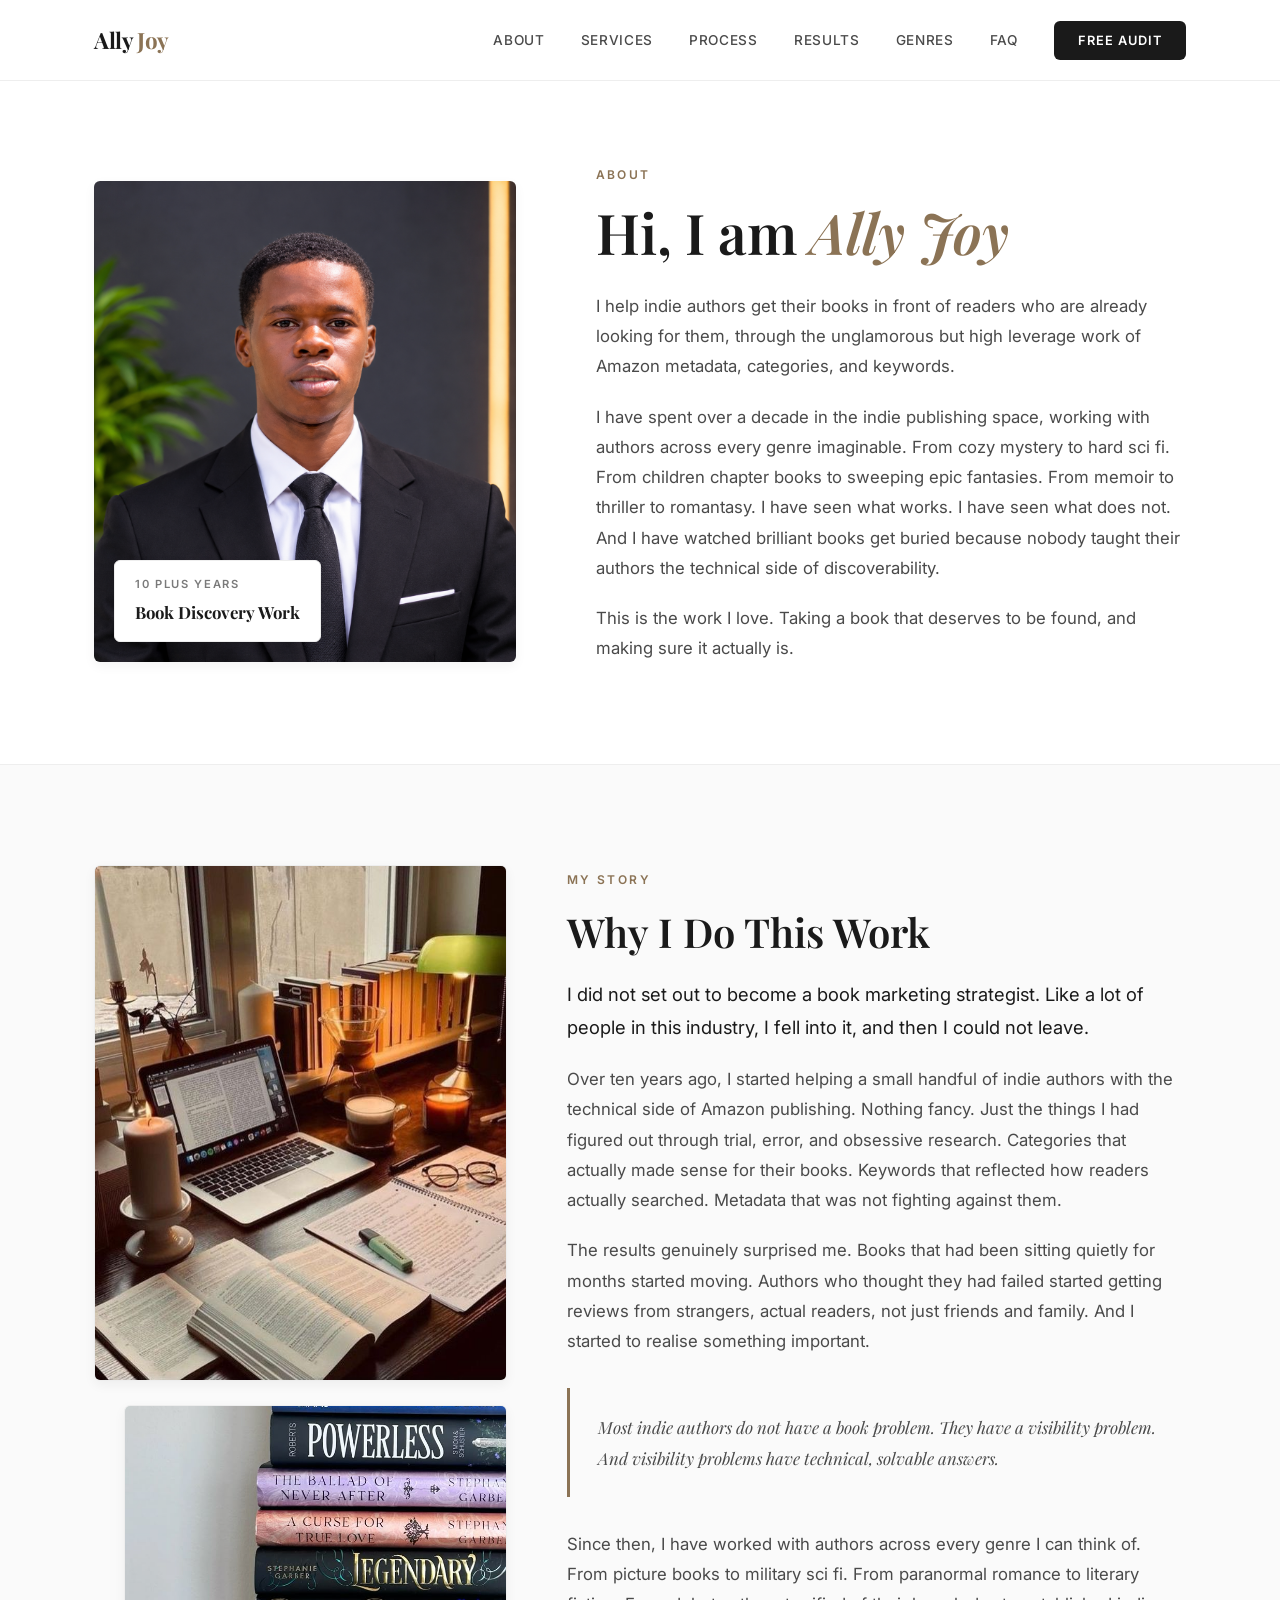
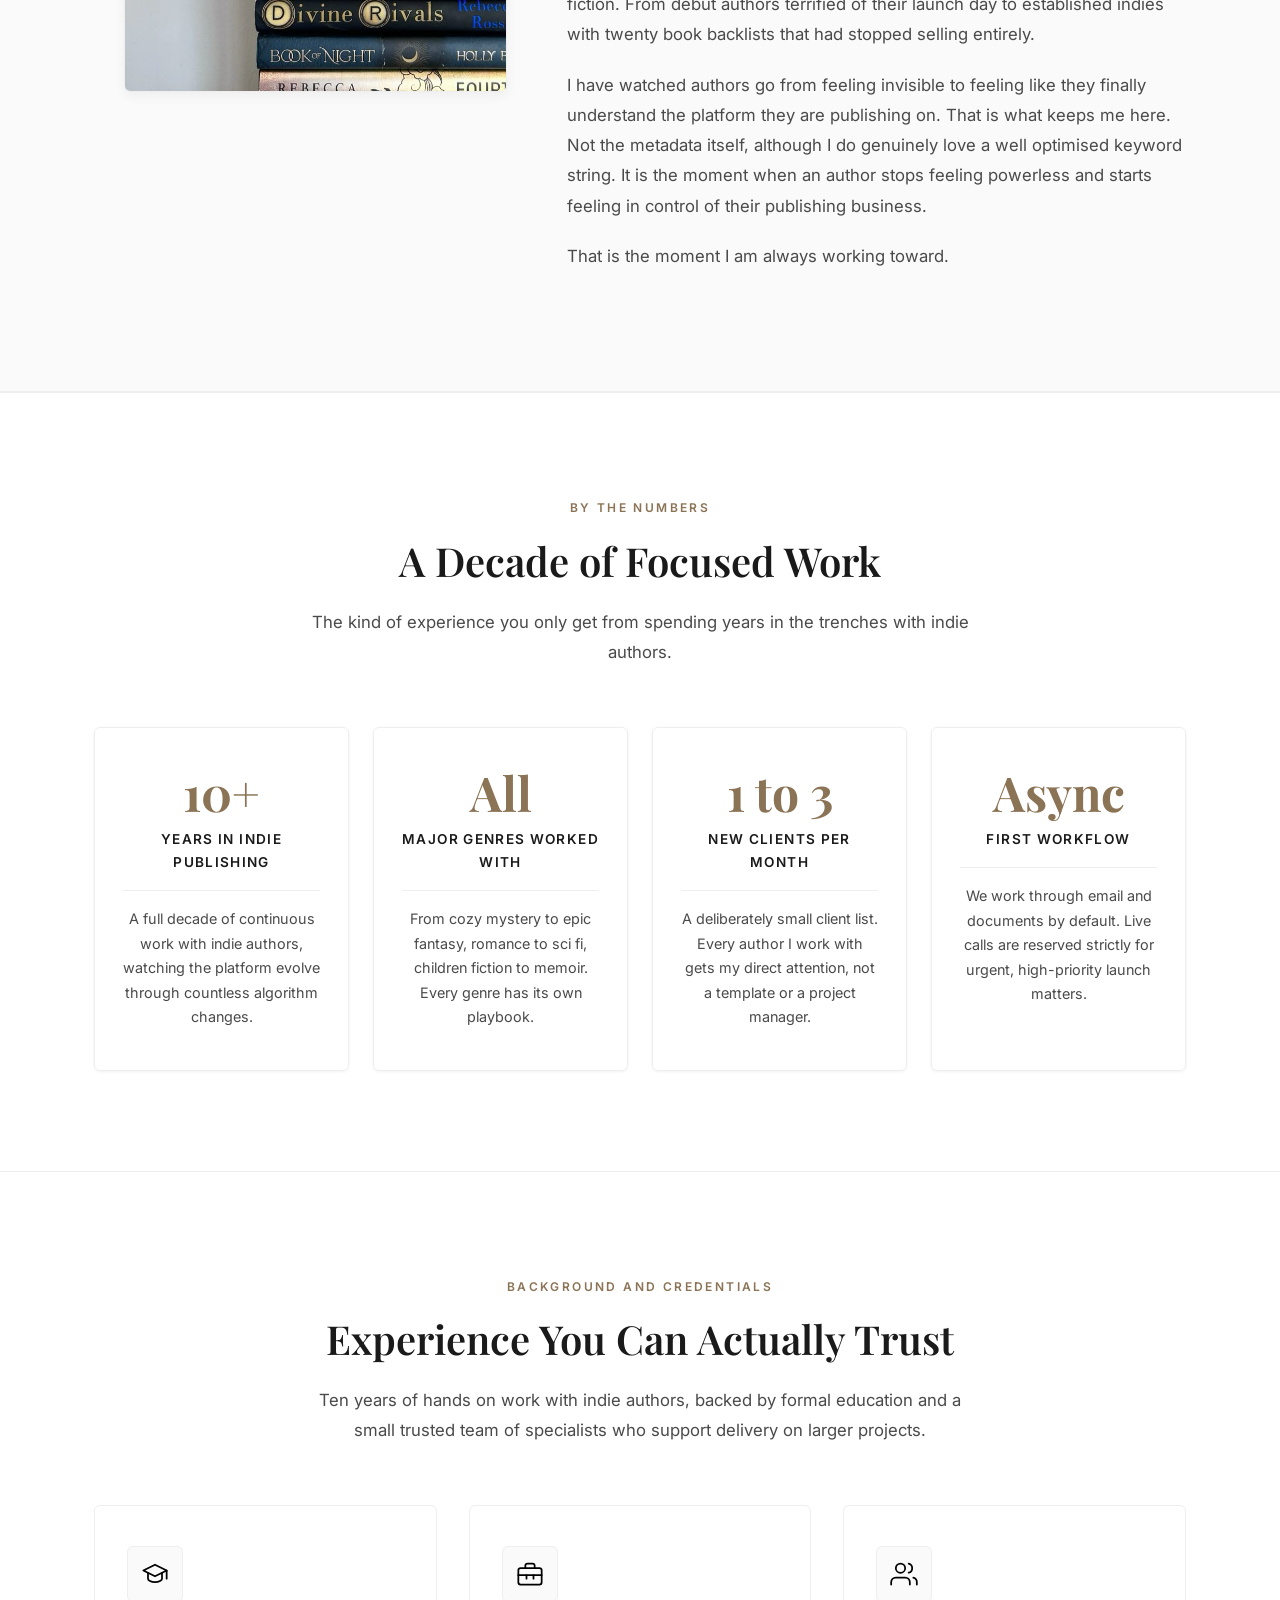
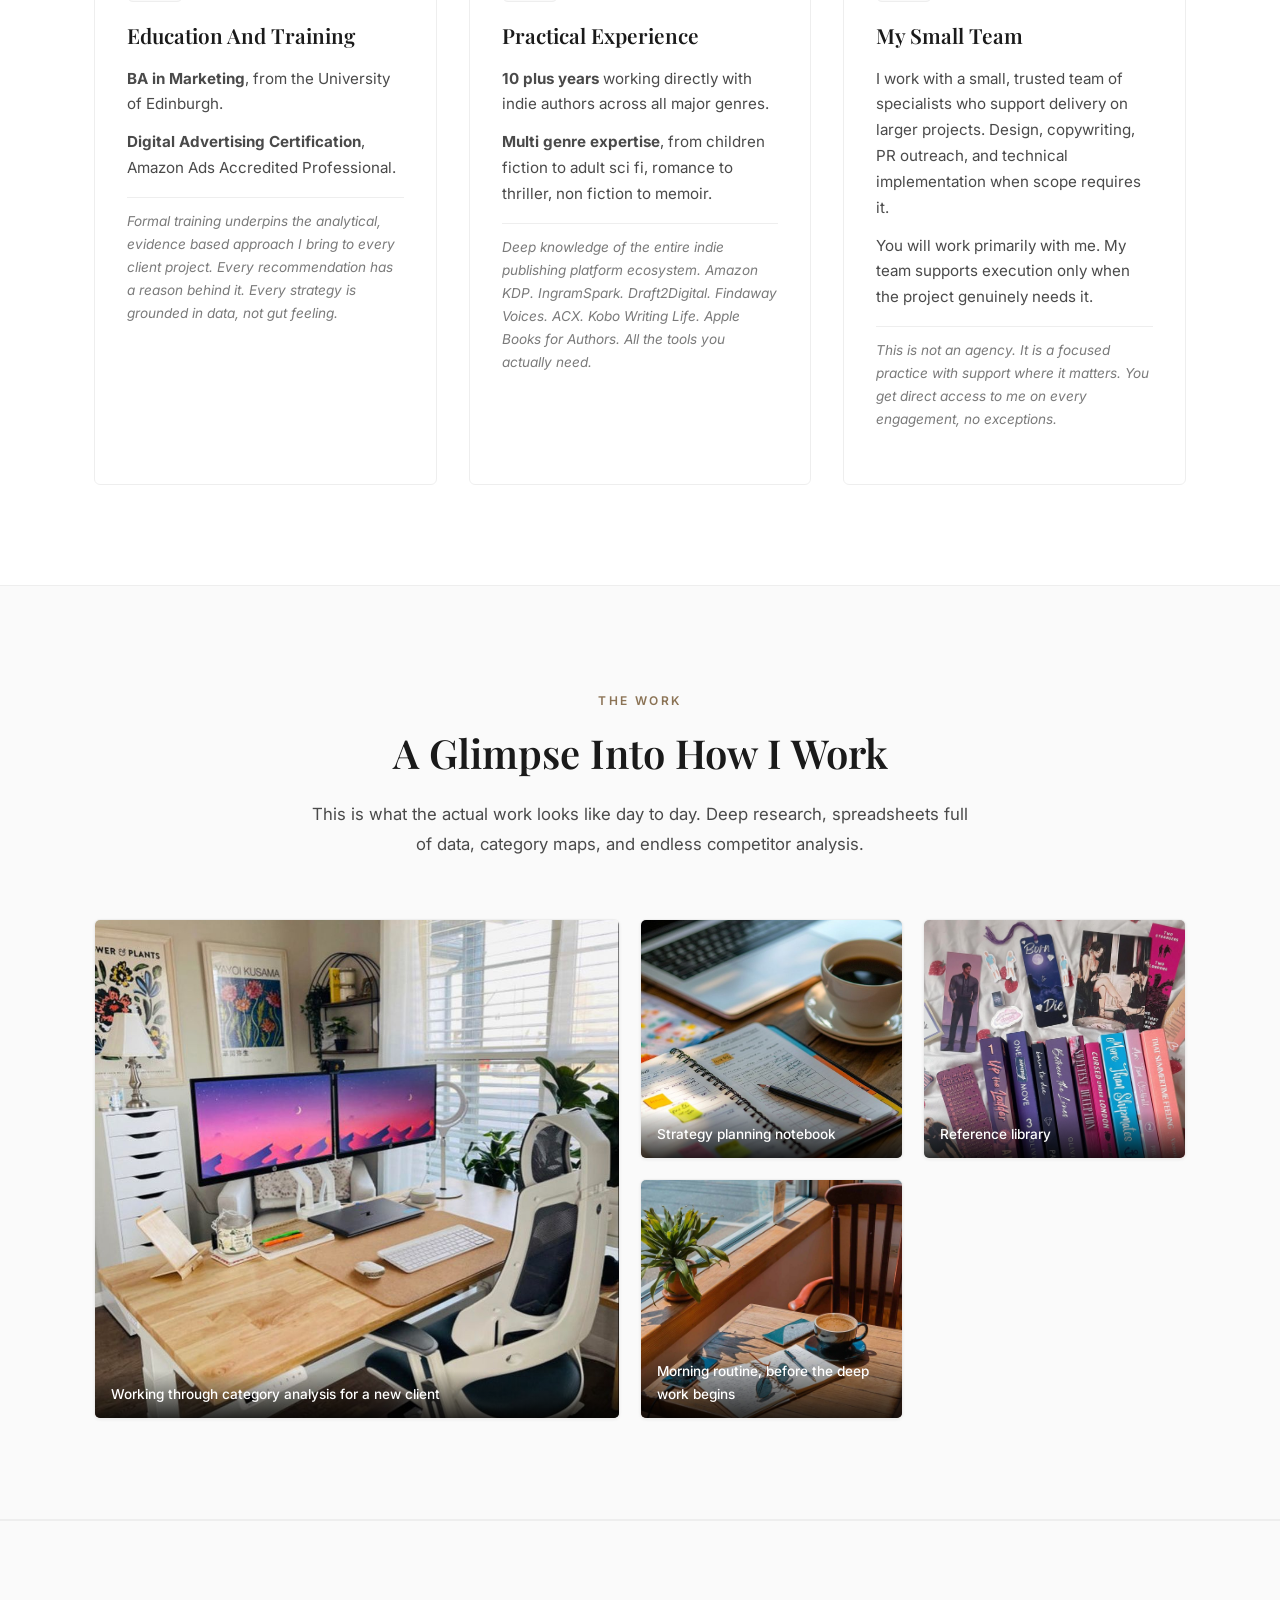
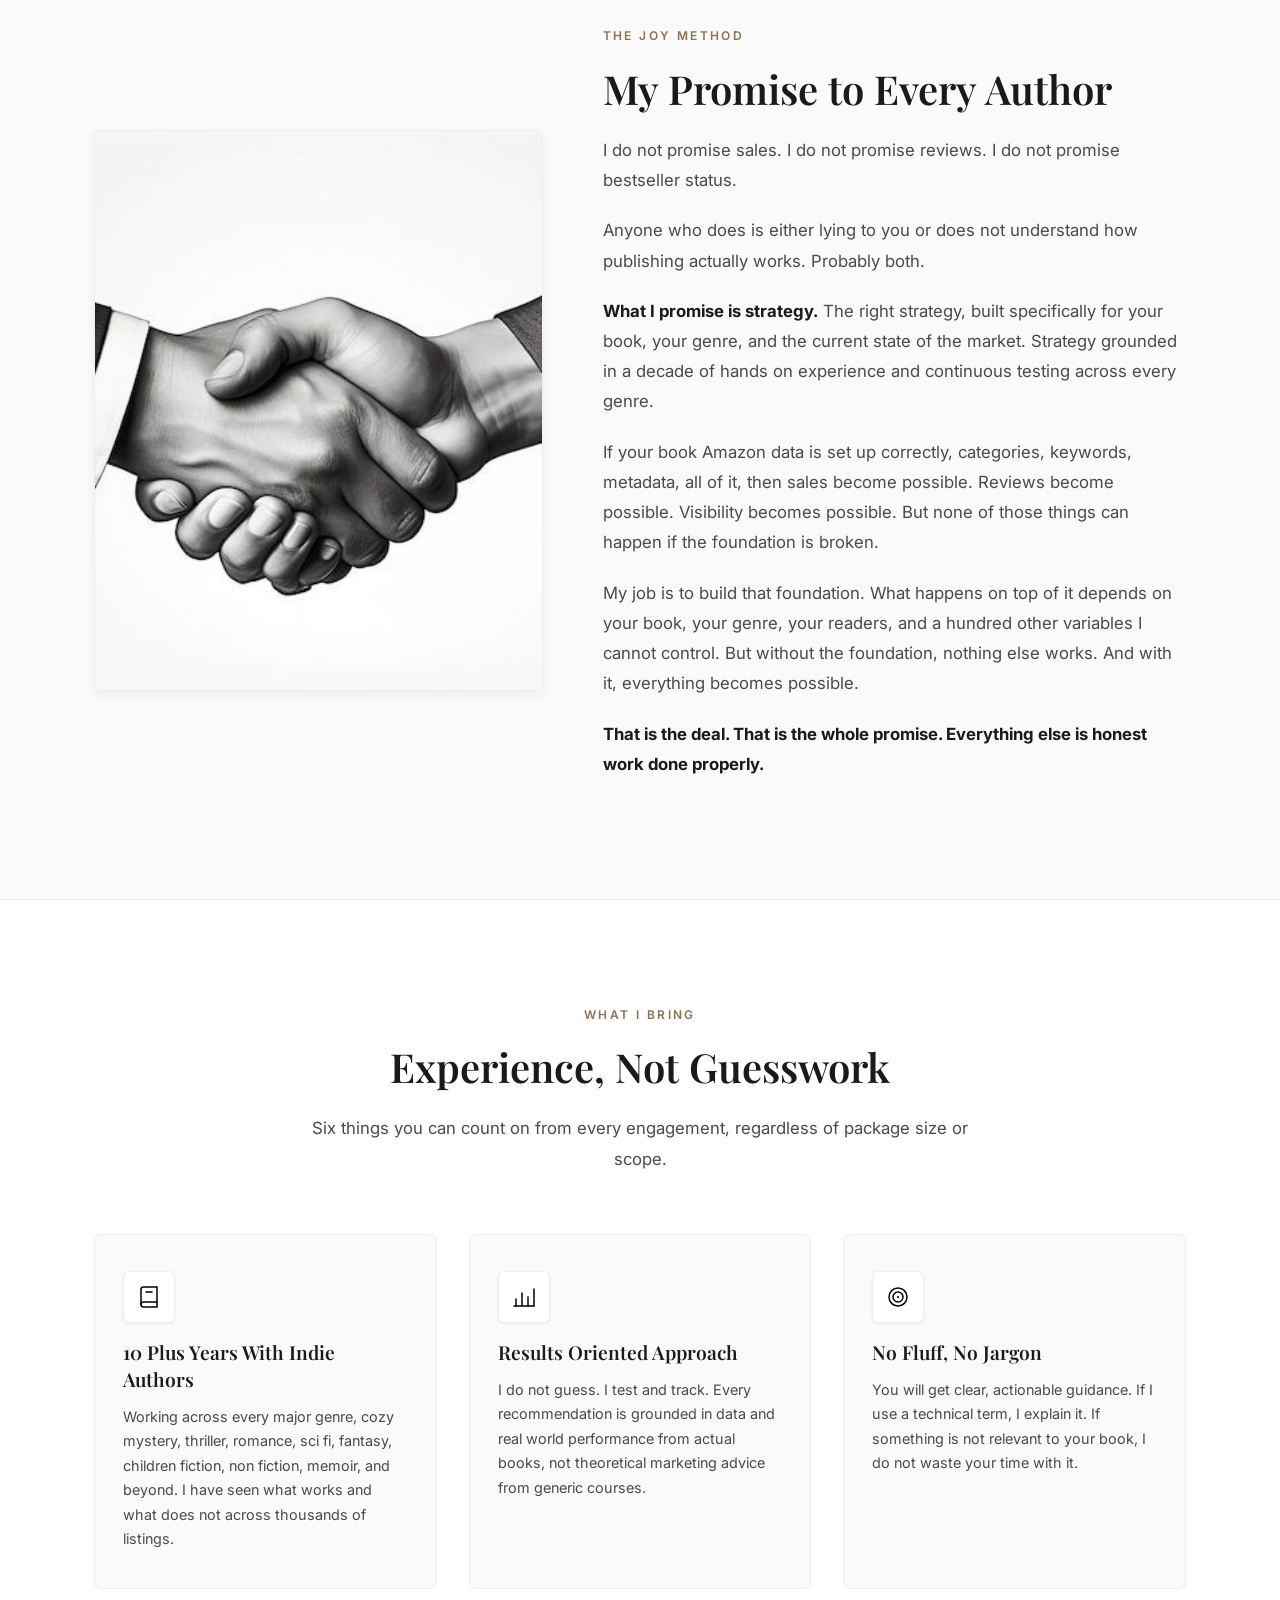
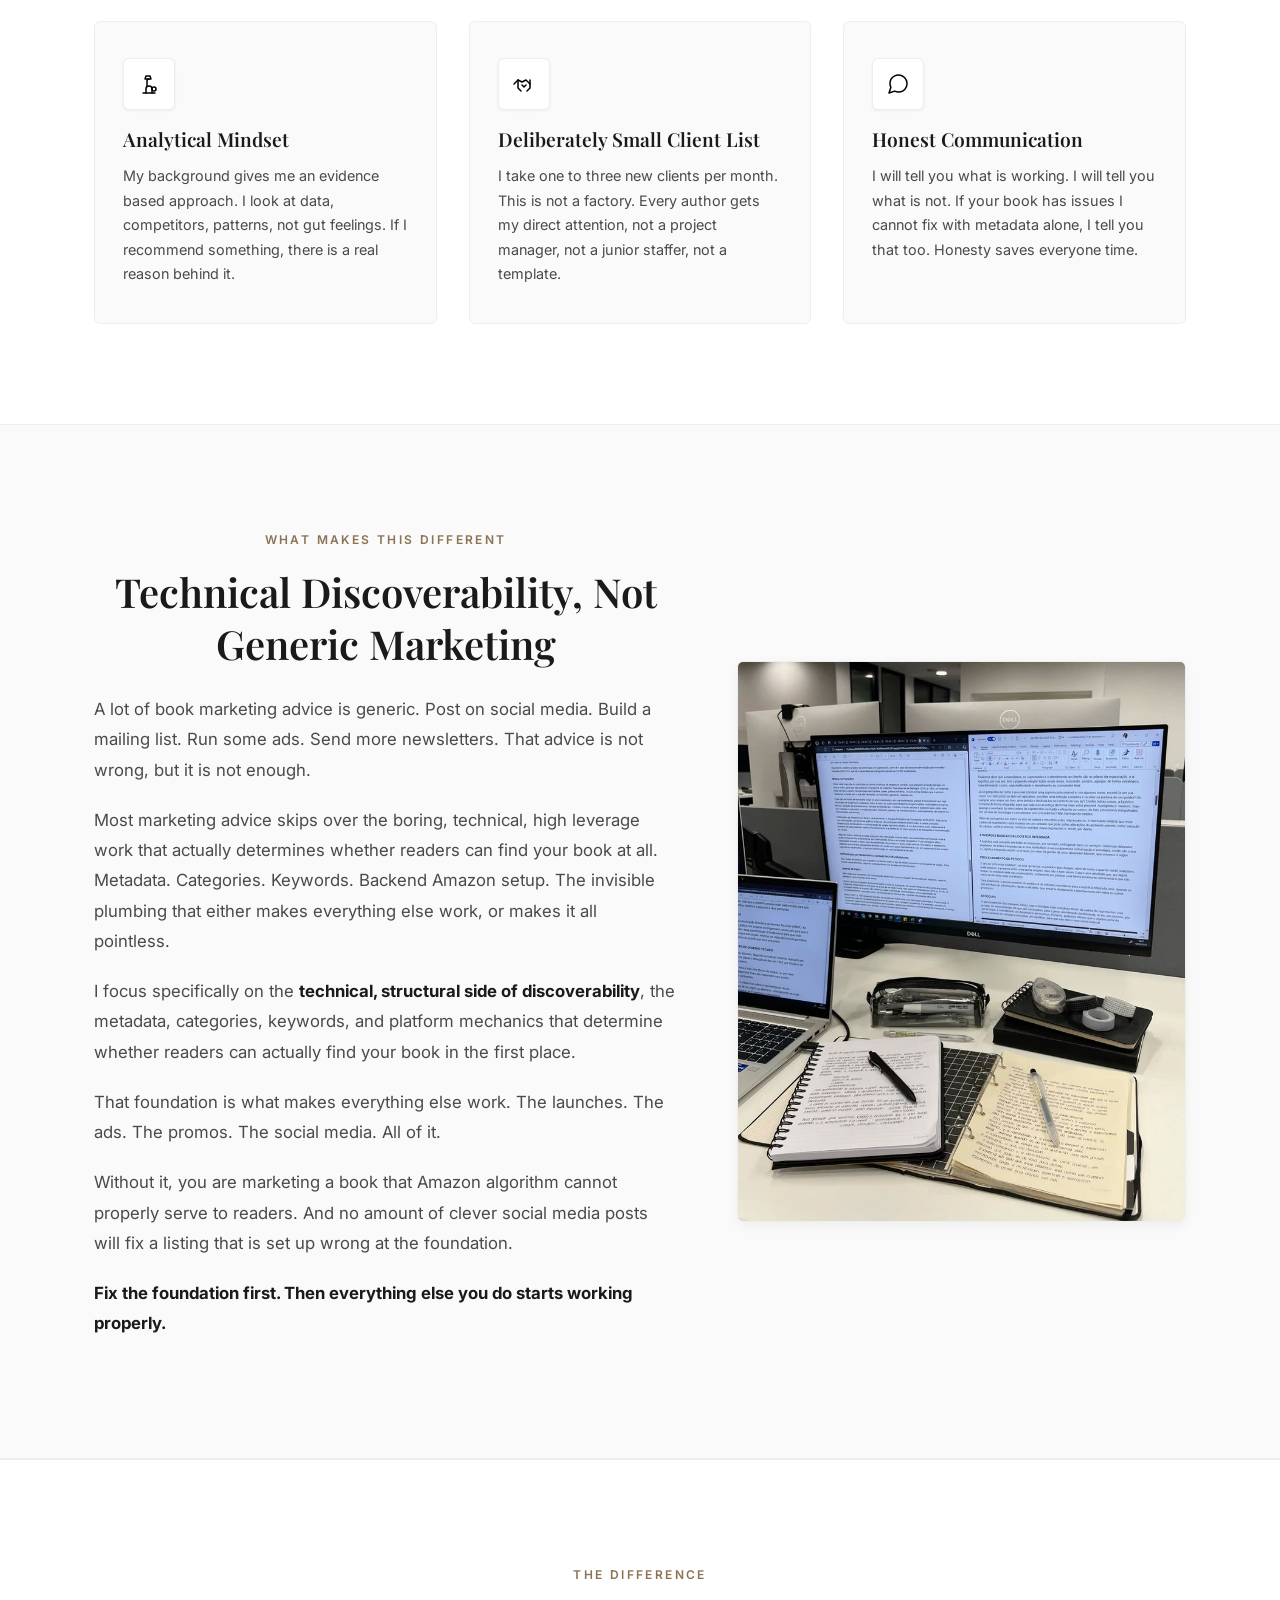
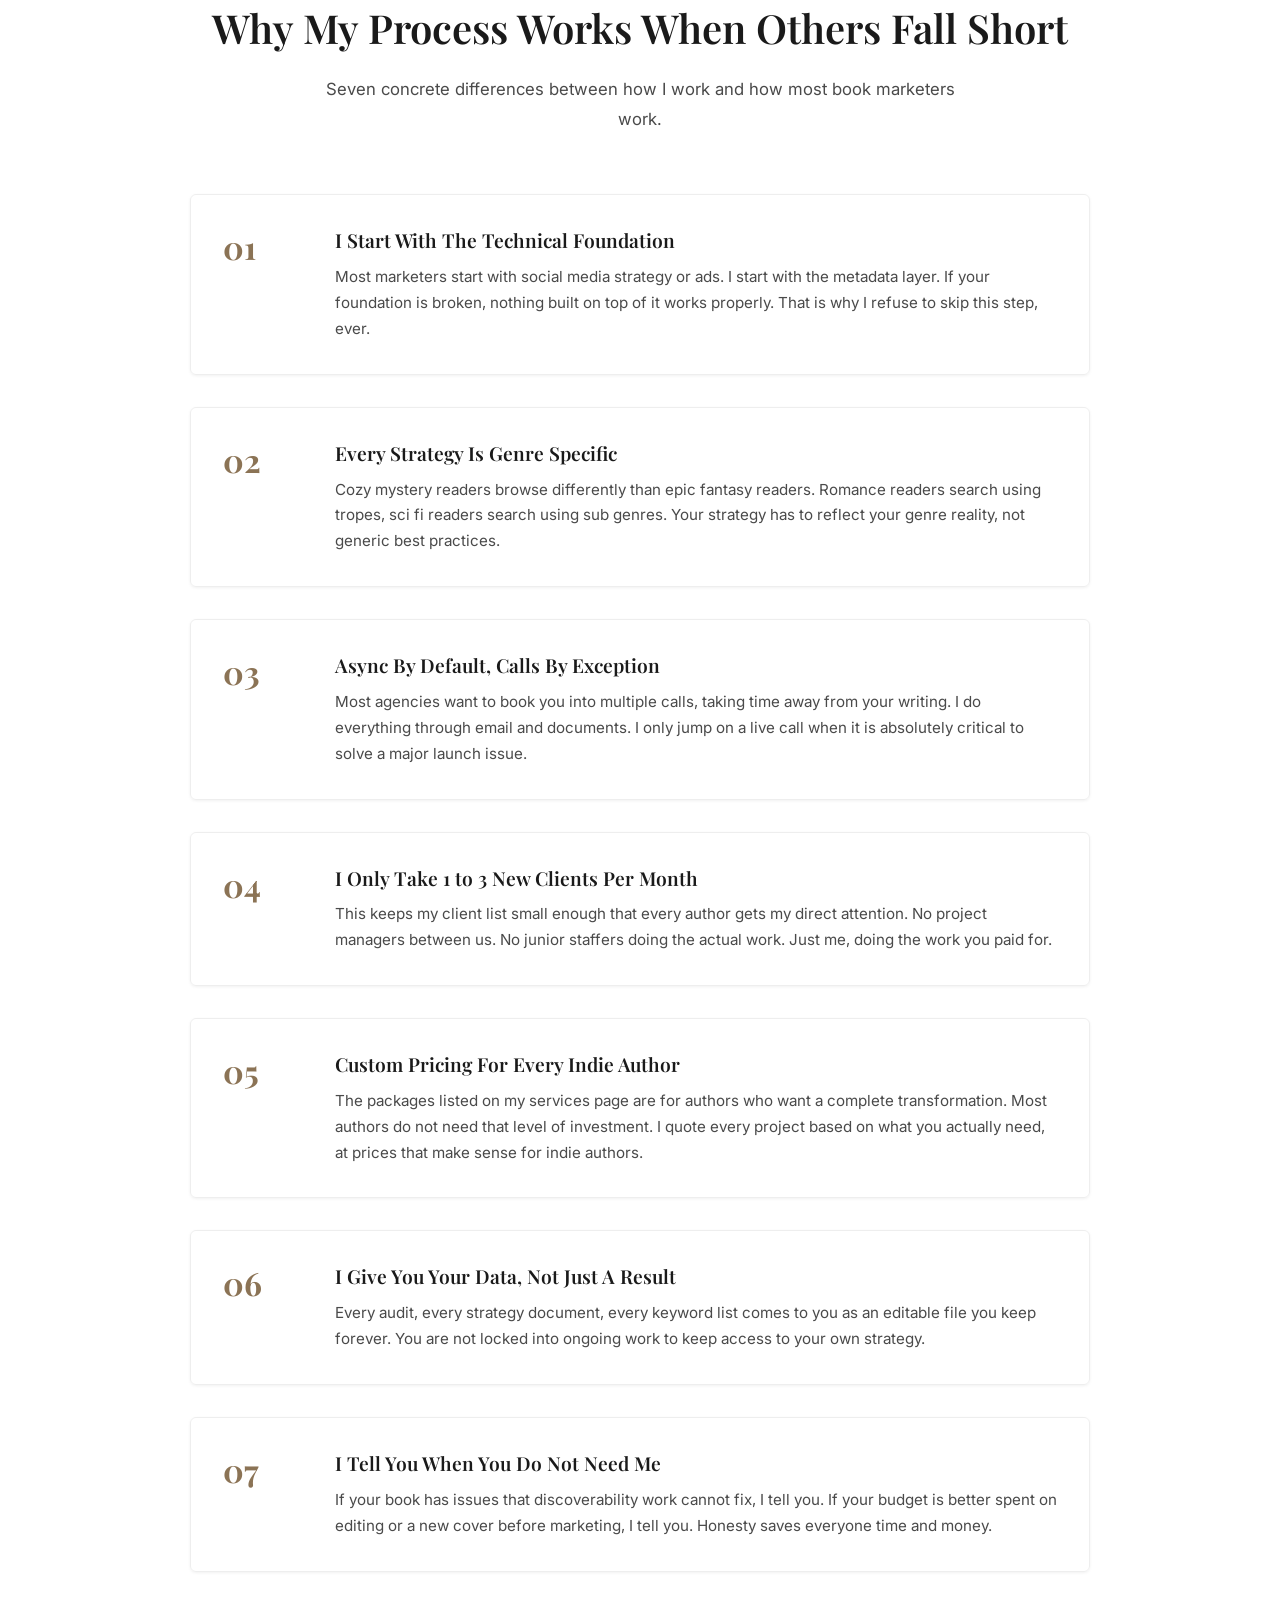
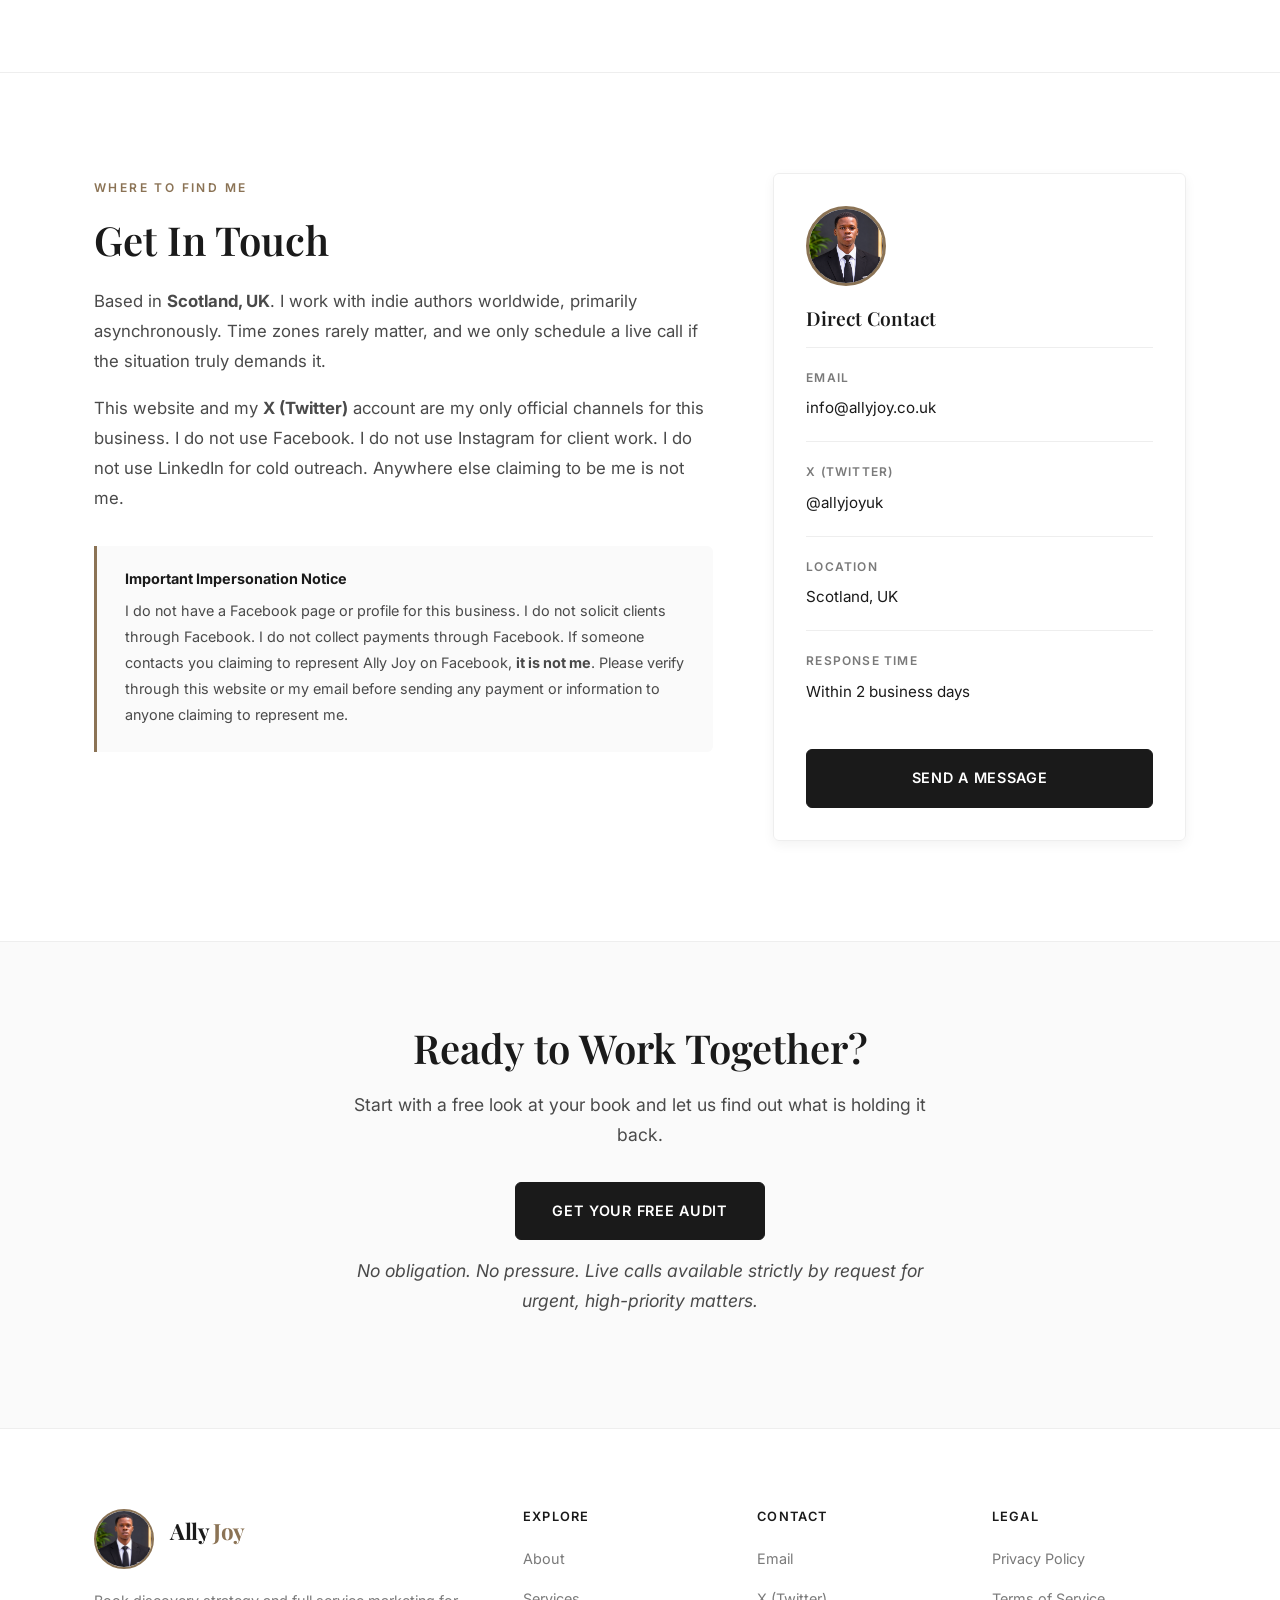
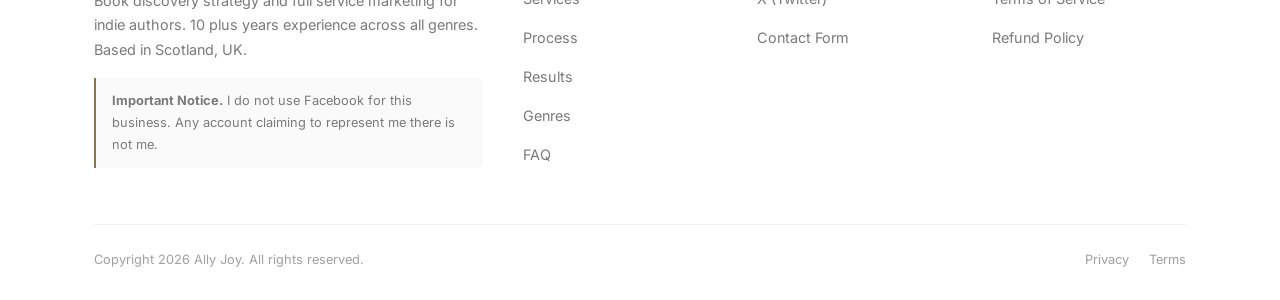
<file: about.html>
<!DOCTYPE html>
<html lang="en">
<head>
    <meta charset="UTF-8">
    <meta name="viewport" content="width=device-width, initial-scale=1.0">
    <title>About Ally Joy, Book Discovery Strategist</title>
    <meta name="description" content="10 plus years helping indie authors get found on Amazon. Meet Ally Joy, book discovery strategist based in Scotland, UK.">
    <link rel="icon" type="image/x-icon" href="favicon.ico">
    <link rel="icon" type="image/png" sizes="32x32" href="favicon-32x32.png">
    <link rel="icon" type="image/png" sizes="16x16" href="favicon-16x16.png">
    <link rel="apple-touch-icon" sizes="180x180" href="apple-touch-icon.png">
    <link rel="preconnect" href="https://fonts.googleapis.com">
    <link rel="preconnect" href="https://fonts.gstatic.com" crossorigin>
    <link href="https://fonts.googleapis.com/css2?family=Playfair+Display:ital,wght@0,400;0,600;0,700;1,400&family=Inter:wght@300;400;500;600;700&display=swap" rel="stylesheet">
    <link rel="stylesheet" href="styles.css">
</head>
<body>

    <nav class="nav" id="nav">
        <div class="container nav__inner">
            <a href="index.html" class="nav__logo">Ally<span>Joy</span></a>
            <ul class="nav__links" id="navLinks">
                <li><a href="about.html">About</a></li>
                <li><a href="services.html">Services</a></li>
                <li><a href="process.html">Process</a></li>
                <li><a href="results.html">Results</a></li>
                <li><a href="genres.html">Genres</a></li>
                <li><a href="faq.html">FAQ</a></li>
                <li><a href="contact.html" class="nav__cta">Free Audit</a></li>
            </ul>
            <button class="nav__toggle" id="navToggle" aria-label="Toggle menu"><span></span><span></span><span></span></button>
        </div>
    </nav>

    <!-- ABOUT HERO -->
    <section class="about-hero">
        <div class="container">
            <div class="about-hero__content">
                <div class="about-hero__image-wrap fade-in">
                    <img src="Ally.png" alt="Ally Joy, Book Discovery Strategist based in Scotland" class="about-hero__image">
                    <div class="about-hero__image-badge">
                        <span>10 Plus Years</span>
                        <strong>Book Discovery Work</strong>
                    </div>
                </div>
                <div class="about-hero__text fade-in">
                    <span class="section-label">About</span>
                    <h1>Hi, I am <em>Ally Joy</em></h1>
                    <p class="lead">I help indie authors get their books in front of readers who are already looking for them, through the unglamorous but high leverage work of Amazon metadata, categories, and keywords.</p>
                    <p>I have spent over a decade in the indie publishing space, working with authors across every genre imaginable. From cozy mystery to hard sci fi. From children chapter books to sweeping epic fantasies. From memoir to thriller to romantasy. I have seen what works. I have seen what does not. And I have watched brilliant books get buried because nobody taught their authors the technical side of discoverability.</p>
                    <p>This is the work I love. Taking a book that deserves to be found, and making sure it actually is.</p>
                </div>
            </div>
        </div>
    </section>

    <!-- MY STORY -->
    <section class="my-story">
        <div class="container">
            <div class="my-story__grid">
                <div class="my-story__image-column fade-in">
                    <div class="my-story__image my-story__image--top">
                        <img src="Working desk with books and laptop.jpg" alt="Working desk with books and laptop" loading="lazy">
                    </div>
                    <div class="my-story__image my-story__image--bottom">
                        <img src="Stack of books on a shelf.jpg" alt="Stack of books on a shelf" loading="lazy">
                    </div>
                </div>
                <div class="my-story__content fade-in">
                    <span class="section-label">My Story</span>
                    <h2 class="section-title">Why I Do This Work</h2>
                    <p>I did not set out to become a book marketing strategist. Like a lot of people in this industry, I fell into it, and then I could not leave.</p>
                    <p>Over ten years ago, I started helping a small handful of indie authors with the technical side of Amazon publishing. Nothing fancy. Just the things I had figured out through trial, error, and obsessive research. Categories that actually made sense for their books. Keywords that reflected how readers actually searched. Metadata that was not fighting against them.</p>
                    <p>The results genuinely surprised me. Books that had been sitting quietly for months started moving. Authors who thought they had failed started getting reviews from strangers, actual readers, not just friends and family. And I started to realise something important.</p>
                    <p class="my-story__pullquote">Most indie authors do not have a book problem. They have a visibility problem. And visibility problems have technical, solvable answers.</p>
                    <p>Since then, I have worked with authors across every genre I can think of. From picture books to military sci fi. From paranormal romance to literary fiction. From debut authors terrified of their launch day to established indies with twenty book backlists that had stopped selling entirely.</p>
                    <p>I have watched authors go from feeling invisible to feeling like they finally understand the platform they are publishing on. That is what keeps me here. Not the metadata itself, although I do genuinely love a well optimised keyword string. It is the moment when an author stops feeling powerless and starts feeling in control of their publishing business.</p>
                    <p>That is the moment I am always working toward.</p>
                </div>
            </div>
        </div>
    </section>

    <!-- BY THE NUMBERS -->
    <section class="by-numbers">
        <div class="container">
            <div class="section-header section-header--center fade-in">
                <span class="section-label">By The Numbers</span>
                <h2 class="section-title">A Decade of Focused Work</h2>
                <p class="section-subtitle">The kind of experience you only get from spending years in the trenches with indie authors.</p>
            </div>
            <div class="by-numbers__grid">
                <div class="by-numbers__stat fade-in">
                    <div class="by-numbers__value">10+</div>
                    <div class="by-numbers__label">Years in indie publishing</div>
                    <p>A full decade of continuous work with indie authors, watching the platform evolve through countless algorithm changes.</p>
                </div>
                <div class="by-numbers__stat fade-in">
                    <div class="by-numbers__value">All</div>
                    <div class="by-numbers__label">Major genres worked with</div>
                    <p>From cozy mystery to epic fantasy, romance to sci fi, children fiction to memoir. Every genre has its own playbook.</p>
                </div>
                <div class="by-numbers__stat fade-in">
                    <div class="by-numbers__value">1 to 3</div>
                    <div class="by-numbers__label">New clients per month</div>
                    <p>A deliberately small client list. Every author I work with gets my direct attention, not a template or a project manager.</p>
                </div>
                <div class="by-numbers__stat fade-in">
                    <div class="by-numbers__value">Async</div>
                    <div class="by-numbers__label">First workflow</div>
                    <p>We work through email and documents by default. Live calls are reserved strictly for urgent, high-priority launch matters.</p>
                </div>
            </div>
        </div>
    </section>

    <!-- CREDENTIALS -->
    <section class="credentials">
        <div class="container">
            <div class="section-header section-header--center fade-in">
                <span class="section-label">Background And Credentials</span>
                <h2 class="section-title">Experience You Can Actually Trust</h2>
                <p class="section-subtitle">Ten years of hands on work with indie authors, backed by formal education and a small trusted team of specialists who support delivery on larger projects.</p>
            </div>
            <div class="credentials__grid">
                <div class="credential-card fade-in">
                    <div class="credential-card__icon-wrap">
                        <img src="images/icon-education.svg" alt="" loading="lazy">
                    </div>
                    <h3>Education And Training</h3>
                    <p><strong>BA in Marketing</strong>, from the University of Edinburgh.</p>
                    <p><strong>Digital Advertising Certification</strong>, Amazon Ads Accredited Professional.</p>
                    <p class="credential-note">Formal training underpins the analytical, evidence based approach I bring to every client project. Every recommendation has a reason behind it. Every strategy is grounded in data, not gut feeling.</p>
                </div>
                <div class="credential-card fade-in">
                    <div class="credential-card__icon-wrap">
                        <img src="images/icon-experience.svg" alt="" loading="lazy">
                    </div>
                    <h3>Practical Experience</h3>
                    <p><strong>10 plus years</strong> working directly with indie authors across all major genres.</p>
                    <p><strong>Multi genre expertise</strong>, from children fiction to adult sci fi, romance to thriller, non fiction to memoir.</p>
                    <p class="credential-note">Deep knowledge of the entire indie publishing platform ecosystem. Amazon KDP. IngramSpark. Draft2Digital. Findaway Voices. ACX. Kobo Writing Life. Apple Books for Authors. All the tools you actually need.</p>
                </div>
                <div class="credential-card fade-in">
                    <div class="credential-card__icon-wrap">
                        <img src="images/icon-team.svg" alt="" loading="lazy">
                    </div>
                    <h3>My Small Team</h3>
                    <p>I work with a small, trusted team of specialists who support delivery on larger projects. Design, copywriting, PR outreach, and technical implementation when scope requires it.</p>
                    <p>You will work primarily with me. My team supports execution only when the project genuinely needs it.</p>
                    <p class="credential-note">This is not an agency. It is a focused practice with support where it matters. You get direct access to me on every engagement, no exceptions.</p>
                </div>
            </div>
        </div>
    </section>

    <!-- WORKSPACE GALLERY -->
    <section class="workspace">
        <div class="container">
            <div class="section-header section-header--center fade-in">
                <span class="section-label">The Work</span>
                <h2 class="section-title">A Glimpse Into How I Work</h2>
                <p class="section-subtitle">This is what the actual work looks like day to day. Deep research, spreadsheets full of data, category maps, and endless competitor analysis.</p>
            </div>
            <div class="workspace__grid">
                <div class="workspace__image workspace__image--large fade-in">
                    <img src="Main workspace with dual monitors showing analytics.jpg" alt="Main workspace with dual monitors showing analytics" loading="lazy">
                    <div class="workspace__caption">Working through category analysis for a new client</div>
                </div>
                <div class="workspace__image fade-in">
                    <img src="Notebook with strategy notes and diagrams.jpg" alt="Notebook with strategy notes and diagrams" loading="lazy">
                    <div class="workspace__caption">Strategy planning notebook</div>
                </div>
                <div class="workspace__image fade-in">
                    <img src="Reference books on indie publishing.jpg" alt="Reference books on indie publishing" loading="lazy">
                    <div class="workspace__caption">Reference library</div>
                </div>
                <div class="workspace__image fade-in">
                    <img src="Coffee and morning routine.jpg" alt="Coffee and morning routine" loading="lazy">
                    <div class="workspace__caption">Morning routine, before the deep work begins</div>
                </div>
            </div>
        </div>
    </section>

    <!-- MY PROMISE -->
    <section class="my-promise">
        <div class="container">
            <div class="my-promise__inner fade-in">
                <div class="my-promise__image">
                    <img src="Handshake symbolising honest partnership.jpg" alt="Handshake symbolising honest partnership" loading="lazy">
                </div>
                <div class="my-promise__content">
                    <span class="section-label">The Joy Method</span>
                    <h2 class="section-title">My Promise to Every Author</h2>
                    <p class="lead">I do not promise sales. I do not promise reviews. I do not promise bestseller status.</p>
                    <p>Anyone who does is either lying to you or does not understand how publishing actually works. Probably both.</p>
                    <p><strong>What I promise is strategy.</strong> The right strategy, built specifically for your book, your genre, and the current state of the market. Strategy grounded in a decade of hands on experience and continuous testing across every genre.</p>
                    <p>If your book Amazon data is set up correctly, categories, keywords, metadata, all of it, then sales become possible. Reviews become possible. Visibility becomes possible. But none of those things can happen if the foundation is broken.</p>
                    <p>My job is to build that foundation. What happens on top of it depends on your book, your genre, your readers, and a hundred other variables I cannot control. But without the foundation, nothing else works. And with it, everything becomes possible.</p>
                    <p><strong>That is the deal. That is the whole promise. Everything else is honest work done properly.</strong></p>
                </div>
            </div>
        </div>
    </section>

    <!-- WHAT I BRING -->
    <section class="about-values">
        <div class="container">
            <div class="section-header section-header--center fade-in">
                <span class="section-label">What I Bring</span>
                <h2 class="section-title">Experience, Not Guesswork</h2>
                <p class="section-subtitle">Six things you can count on from every engagement, regardless of package size or scope.</p>
            </div>
            <div class="values__grid">
                <div class="value-card fade-in">
                    <div class="value-card__icon-wrap">
                        <img src="images/icon-books.svg" alt="" loading="lazy">
                    </div>
                    <h3>10 Plus Years With Indie Authors</h3>
                    <p>Working across every major genre, cozy mystery, thriller, romance, sci fi, fantasy, children fiction, non fiction, memoir, and beyond. I have seen what works and what does not across thousands of listings.</p>
                </div>
                <div class="value-card fade-in">
                    <div class="value-card__icon-wrap">
                        <img src="images/icon-chart.svg" alt="" loading="lazy">
                    </div>
                    <h3>Results Oriented Approach</h3>
                    <p>I do not guess. I test and track. Every recommendation is grounded in data and real world performance from actual books, not theoretical marketing advice from generic courses.</p>
                </div>
                <div class="value-card fade-in">
                    <div class="value-card__icon-wrap">
                        <img src="images/icon-target.svg" alt="" loading="lazy">
                    </div>
                    <h3>No Fluff, No Jargon</h3>
                    <p>You will get clear, actionable guidance. If I use a technical term, I explain it. If something is not relevant to your book, I do not waste your time with it.</p>
                </div>
                <div class="value-card fade-in">
                    <div class="value-card__icon-wrap">
                        <img src="images/icon-microscope.svg" alt="" loading="lazy">
                    </div>
                    <h3>Analytical Mindset</h3>
                    <p>My background gives me an evidence based approach. I look at data, competitors, patterns, not gut feelings. If I recommend something, there is a real reason behind it.</p>
                </div>
                <div class="value-card fade-in">
                    <div class="value-card__icon-wrap">
                        <img src="images/icon-handshake.svg" alt="" loading="lazy">
                    </div>
                    <h3>Deliberately Small Client List</h3>
                    <p>I take one to three new clients per month. This is not a factory. Every author gets my direct attention, not a project manager, not a junior staffer, not a template.</p>
                </div>
                <div class="value-card fade-in">
                    <div class="value-card__icon-wrap">
                        <img src="images/icon-chat.svg" alt="" loading="lazy">
                    </div>
                    <h3>Honest Communication</h3>
                    <p>I will tell you what is working. I will tell you what is not. If your book has issues I cannot fix with metadata alone, I tell you that too. Honesty saves everyone time.</p>
                </div>
            </div>
        </div>
    </section>

    <!-- WHAT MAKES THIS DIFFERENT -->
    <section class="about-different">
        <div class="container">
            <div class="about-different__inner fade-in">
                <div class="about-different__image">
                    <img src="Deep technical analysis workspace.jpg" alt="Deep technical analysis workspace" loading="lazy">
                </div>
                <div class="about-different__content">
                    <span class="section-label">What Makes This Different</span>
                    <h2 class="section-title">Technical Discoverability, Not Generic Marketing</h2>
                    <p>A lot of book marketing advice is generic. Post on social media. Build a mailing list. Run some ads. Send more newsletters. That advice is not wrong, but it is not enough.</p>
                    <p>Most marketing advice skips over the boring, technical, high leverage work that actually determines whether readers can find your book at all. Metadata. Categories. Keywords. Backend Amazon setup. The invisible plumbing that either makes everything else work, or makes it all pointless.</p>
                    <p>I focus specifically on the <strong>technical, structural side of discoverability</strong>, the metadata, categories, keywords, and platform mechanics that determine whether readers can actually find your book in the first place.</p>
                    <p>That foundation is what makes everything else work. The launches. The ads. The promos. The social media. All of it.</p>
                    <p>Without it, you are marketing a book that Amazon algorithm cannot properly serve to readers. And no amount of clever social media posts will fix a listing that is set up wrong at the foundation.</p>
                    <p><strong>Fix the foundation first. Then everything else you do starts working properly.</strong></p>
                </div>
            </div>
        </div>
    </section>

    <!-- HOW I WORK DIFFERENTLY -->
    <section class="how-different">
        <div class="container">
            <div class="section-header section-header--center fade-in">
                <span class="section-label">The Difference</span>
                <h2 class="section-title">Why My Process Works When Others Fall Short</h2>
                <p class="section-subtitle">Seven concrete differences between how I work and how most book marketers work.</p>
            </div>
            <div class="how-different__grid">
                <div class="how-different__item fade-in">
                    <div class="how-different__number">01</div>
                    <div class="how-different__content">
                        <h4>I Start With The Technical Foundation</h4>
                        <p>Most marketers start with social media strategy or ads. I start with the metadata layer. If your foundation is broken, nothing built on top of it works properly. That is why I refuse to skip this step, ever.</p>
                    </div>
                </div>
                <div class="how-different__item fade-in">
                    <div class="how-different__number">02</div>
                    <div class="how-different__content">
                        <h4>Every Strategy Is Genre Specific</h4>
                        <p>Cozy mystery readers browse differently than epic fantasy readers. Romance readers search using tropes, sci fi readers search using sub genres. Your strategy has to reflect your genre reality, not generic best practices.</p>
                    </div>
                </div>
                <div class="how-different__item fade-in">
                    <div class="how-different__number">03</div>
                    <div class="how-different__content">
                        <h4>Async By Default, Calls By Exception</h4>
                        <p>Most agencies want to book you into multiple calls, taking time away from your writing. I do everything through email and documents. I only jump on a live call when it is absolutely critical to solve a major launch issue.</p>
                    </div>
                </div>
                <div class="how-different__item fade-in">
                    <div class="how-different__number">04</div>
                    <div class="how-different__content">
                        <h4>I Only Take 1 to 3 New Clients Per Month</h4>
                        <p>This keeps my client list small enough that every author gets my direct attention. No project managers between us. No junior staffers doing the actual work. Just me, doing the work you paid for.</p>
                    </div>
                </div>
                <div class="how-different__item fade-in">
                    <div class="how-different__number">05</div>
                    <div class="how-different__content">
                        <h4>Custom Pricing For Every Indie Author</h4>
                        <p>The packages listed on my services page are for authors who want a complete transformation. Most authors do not need that level of investment. I quote every project based on what you actually need, at prices that make sense for indie authors.</p>
                    </div>
                </div>
                <div class="how-different__item fade-in">
                    <div class="how-different__number">06</div>
                    <div class="how-different__content">
                        <h4>I Give You Your Data, Not Just A Result</h4>
                        <p>Every audit, every strategy document, every keyword list comes to you as an editable file you keep forever. You are not locked into ongoing work to keep access to your own strategy.</p>
                    </div>
                </div>
                <div class="how-different__item fade-in">
                    <div class="how-different__number">07</div>
                    <div class="how-different__content">
                        <h4>I Tell You When You Do Not Need Me</h4>
                        <p>If your book has issues that discoverability work cannot fix, I tell you. If your budget is better spent on editing or a new cover before marketing, I tell you. Honesty saves everyone time and money.</p>
                    </div>
                </div>
            </div>
        </div>
    </section>

    <!-- WHERE TO FIND ME -->
    <section class="about-where">
        <div class="container">
            <div class="about-where__inner">
                <div class="about-where__content fade-in">
                    <span class="section-label">Where To Find Me</span>
                    <h2 class="section-title">Get In Touch</h2>
                    <p>Based in <strong>Scotland, UK</strong>. I work with indie authors worldwide, primarily asynchronously. Time zones rarely matter, and we only schedule a live call if the situation truly demands it.</p>
                    <p>This website and my <strong>X (Twitter)</strong> account are my only official channels for this business. I do not use Facebook. I do not use Instagram for client work. I do not use LinkedIn for cold outreach. Anywhere else claiming to be me is not me.</p>

                    <div class="notice">
                        <h4>Important Impersonation Notice</h4>
                        <p>I do not have a Facebook page or profile for this business. I do not solicit clients through Facebook. I do not collect payments through Facebook. If someone contacts you claiming to represent Ally Joy on Facebook, <strong>it is not me</strong>. Please verify through this website or my email before sending any payment or information to anyone claiming to represent me.</p>
                    </div>
                </div>
                <div class="about-where__contact-card fade-in">
                    <img src="Ally.png" alt="Ally Joy" class="about-where__photo">
                    <h4>Direct Contact</h4>
                    <div class="about-where__contact-item">
                        <span>Email</span>
                        <a href="mailto:info@allyjoy.co.uk">info@allyjoy.co.uk</a>
                    </div>
                    <div class="about-where__contact-item">
                        <span>X (Twitter)</span>
                        <a href="https://x.com/allyjoyuk/" target="_blank" rel="noopener">@allyjoyuk</a>
                    </div>
                    <div class="about-where__contact-item">
                        <span>Location</span>
                        <p>Scotland, UK</p>
                    </div>
                    <div class="about-where__contact-item">
                        <span>Response Time</span>
                        <p>Within 2 business days</p>
                    </div>
                    <a href="contact.html" class="btn btn--primary">Send A Message</a>
                </div>
            </div>
        </div>
    </section>

    <!-- CTA -->
    <section class="cta-section">
        <div class="container fade-in">
            <h2>Ready to Work Together?</h2>
            <p>Start with a free look at your book and let us find out what is holding it back.</p>
            <a href="contact.html" class="btn btn--primary">Get Your Free Audit</a>
            <p class="cta-section__note">No obligation. No pressure. Live calls available strictly by request for urgent, high-priority matters.</p>
        </div>
    </section>

    <!-- FOOTER -->
    <footer class="footer">
        <div class="container">
            <div class="footer__inner">
                <div class="footer__brand">
                    <div class="footer__brand-header">
                        <img src="Ally.png" alt="Ally Joy" class="footer__brand-photo">
                        <a href="index.html" class="nav__logo">Ally<span>Joy</span></a>
                    </div>
                    <p>Book discovery strategy and full service marketing for indie authors. 10 plus years experience across all genres. Based in Scotland, UK.</p>
                    <p class="footer__notice"><strong>Important Notice.</strong> I do not use Facebook for this business. Any account claiming to represent me there is not me.</p>
                </div>
                <div>
                    <h4>Explore</h4>
                    <ul>
                        <li><a href="about.html">About</a></li>
                        <li><a href="services.html">Services</a></li>
                        <li><a href="process.html">Process</a></li>
                        <li><a href="results.html">Results</a></li>
                        <li><a href="genres.html">Genres</a></li>
                        <li><a href="faq.html">FAQ</a></li>
                    </ul>
                </div>
                <div>
                    <h4>Contact</h4>
                    <ul>
                        <li><a href="mailto:info@allyjoy.co.uk">Email</a></li>
                        <li><a href="https://x.com/allyjoyuk" target="_blank" rel="noopener">X (Twitter)</a></li>
                        <li><a href="contact.html">Contact Form</a></li>
                    </ul>
                </div>
                <div>
                    <h4>Legal</h4>
                    <ul>
                        <li><a href="privacy.html">Privacy Policy</a></li>
                        <li><a href="terms.html">Terms of Service</a></li>
                        <li><a href="refund.html">Refund Policy</a></li>
                    </ul>
                </div>
            </div>
            <div class="footer__bottom">
                <p>Copyright <span class="current-year">2026</span> Ally Joy. All rights reserved.</p>
                <div><a href="privacy.html">Privacy</a><a href="terms.html">Terms</a></div>
            </div>
        </div>
    </footer>

    <script src="script.js"></script>

</body>
</html>
</file>
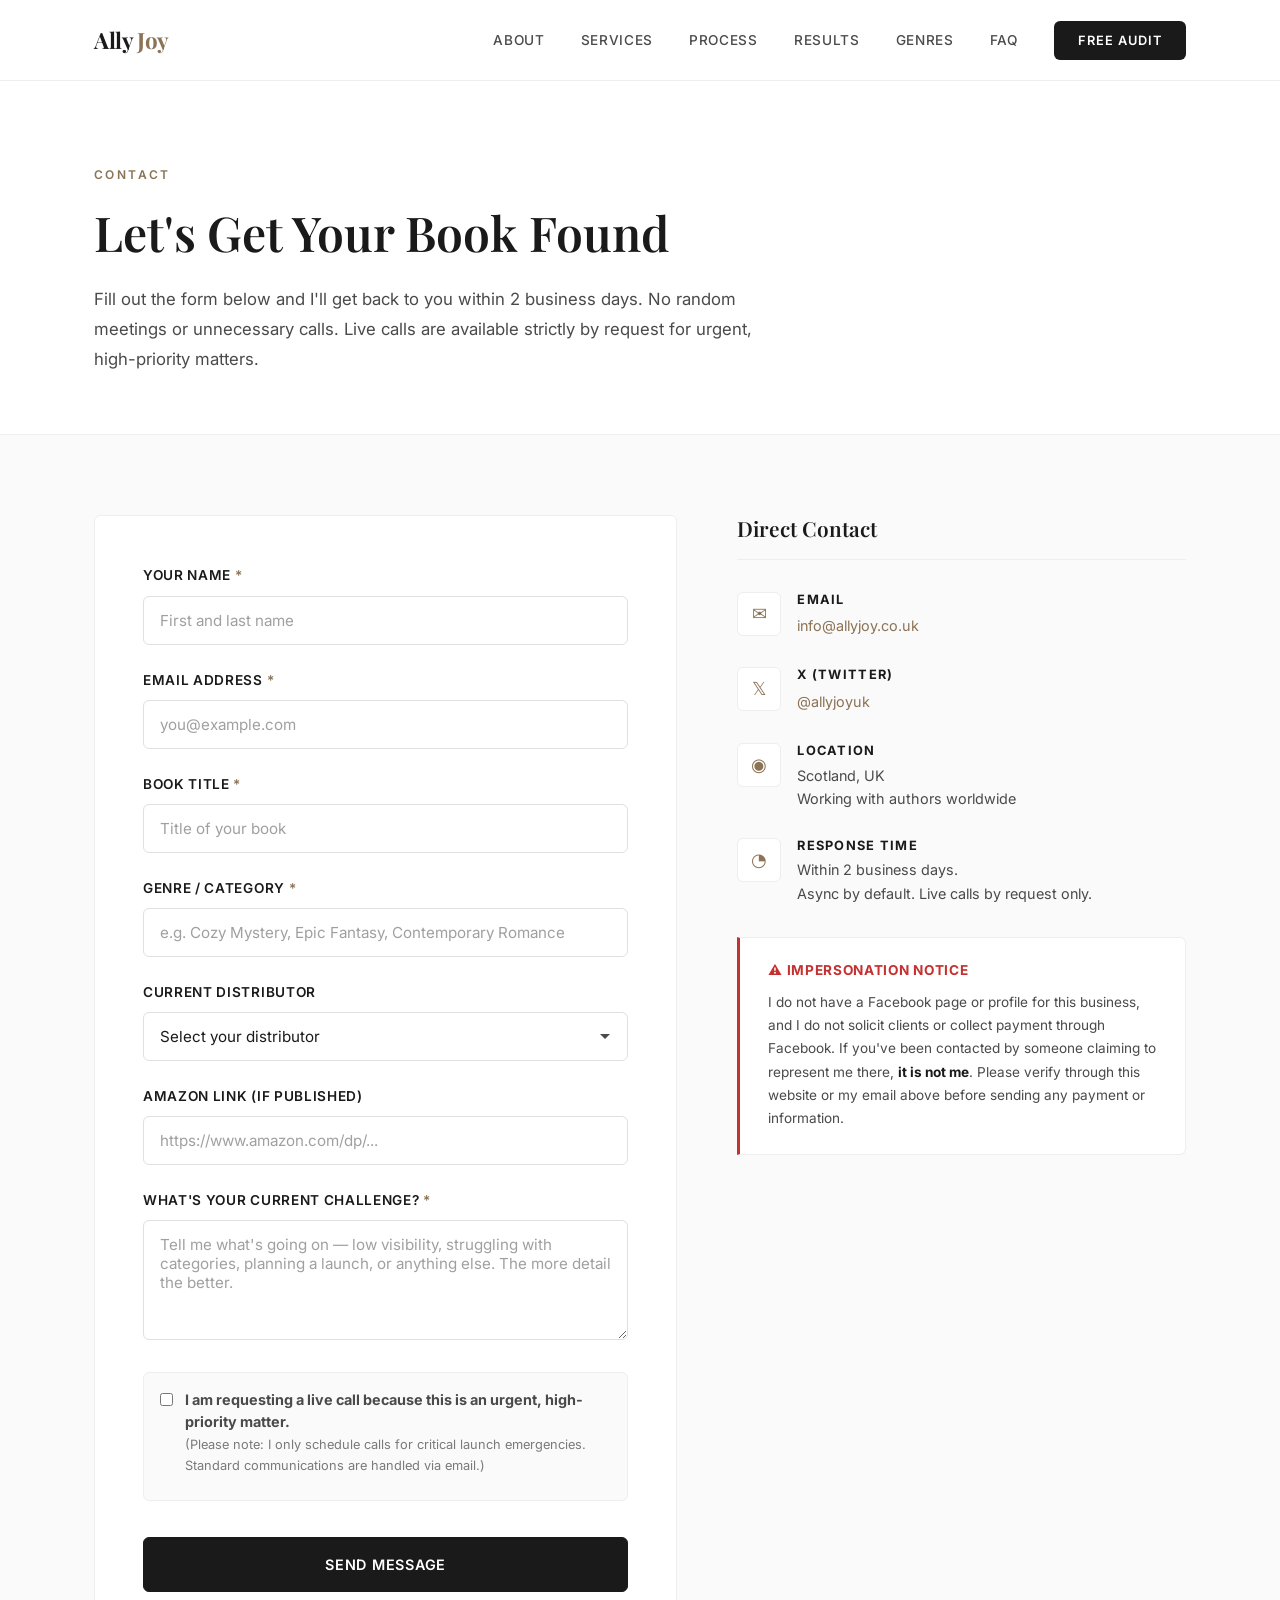
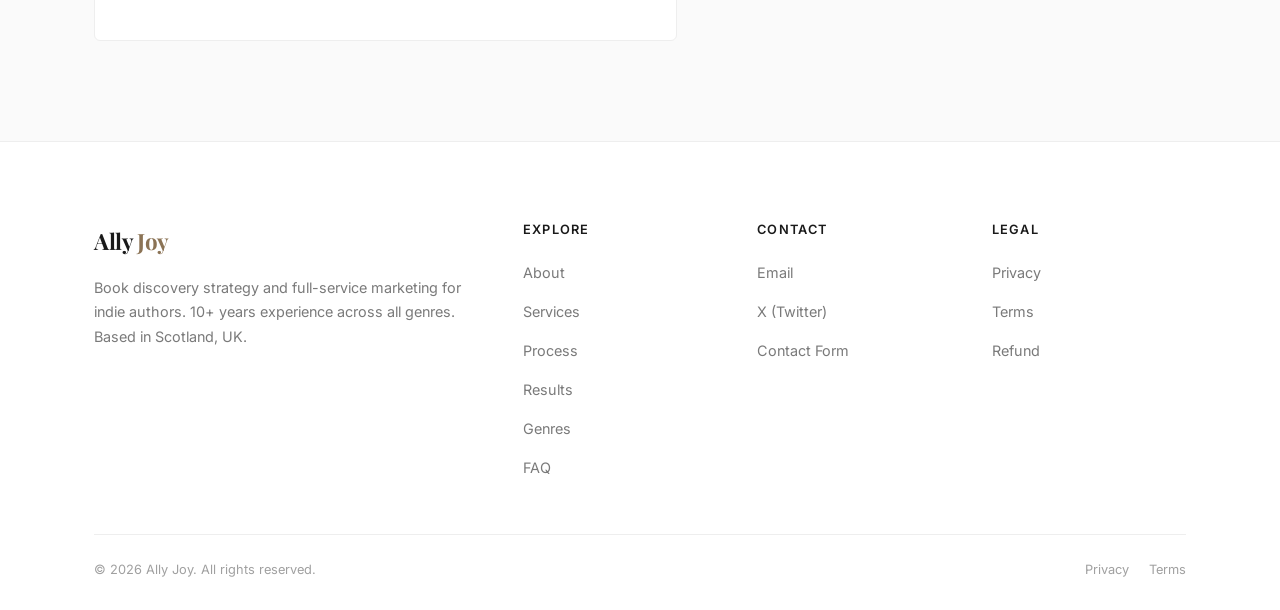
<file: contact.html>
<!DOCTYPE html>
<html lang="en">
<head>
    <meta charset="UTF-8">
    <meta name="viewport" content="width=device-width, initial-scale=1.0">
    <title>Contact — Ally Joy | Book Discovery Strategist</title>
    <meta name="description" content="Get in touch for a free book discoverability audit. Async process. Live calls available strictly by request for urgent matters. Response within 2 business days.">
    <link rel="icon" type="image/png" href="favicon-32x32.png">
    <link rel="preconnect" href="https://fonts.googleapis.com">
    <link rel="preconnect" href="https://fonts.gstatic.com" crossorigin>
    <link href="https://fonts.googleapis.com/css2?family=Playfair+Display:ital,wght@0,400;0,600;0,700;1,400&family=Inter:wght@300;400;500;600;700&display=swap" rel="stylesheet">
    <link rel="stylesheet" href="styles.css">
</head>
<body>

    <nav class="nav" id="nav">
        <div class="container nav__inner">
            <a href="index.html" class="nav__logo">Ally<span>Joy</span></a>
            <ul class="nav__links" id="navLinks">
                <li><a href="about.html">About</a></li>
                <li><a href="services.html">Services</a></li>
                <li><a href="process.html">Process</a></li>
                <li><a href="results.html">Results</a></li>
                <li><a href="genres.html">Genres</a></li>
                <li><a href="faq.html">FAQ</a></li>
                <li><a href="contact.html" class="nav__cta">Free Audit</a></li>
            </ul>
            <button class="nav__toggle" id="navToggle" aria-label="Toggle menu"><span></span><span></span><span></span></button>
        </div>
    </nav>

    <!-- HERO -->
    <section class="contact-hero">
        <div class="container fade-in">
            <span class="section-label">Contact</span>
            <h1 class="section-title" style="font-size: clamp(2rem, 4vw, 3rem);">Let's Get Your Book Found</h1>
            <p class="section-subtitle">Fill out the form below and I'll get back to you within 2 business days. No random meetings or unnecessary calls. Live calls are available strictly by request for urgent, high-priority matters.</p>
        </div>
    </section>

    <!-- CONTACT FORM + INFO -->
    <section class="contact-section">
        <div class="container">
            <div class="contact__grid">
                <div class="contact-form fade-in" id="contactForm">
                    <form id="form" action="https://formspree.io/f/mqpqwjey" method="POST">
                        <div class="form-group">
                            <label for="name">Your Name <span>*</span></label>
                            <input type="text" id="name" name="name" required placeholder="First and last name">
                        </div>
                        <div class="form-group">
                            <label for="email">Email Address <span>*</span></label>
                            <input type="email" id="email" name="email" required placeholder="you@example.com">
                        </div>
                        <div class="form-group">
                            <label for="book-title">Book Title <span>*</span></label>
                            <input type="text" id="book-title" name="book_title" required placeholder="Title of your book">
                        </div>
                        <div class="form-group">
                            <label for="genre">Genre / Category <span>*</span></label>
                            <input type="text" id="genre" name="genre" required placeholder="e.g. Cozy Mystery, Epic Fantasy, Contemporary Romance">
                        </div>
                        <div class="form-group">
                            <label for="distributor">Current Distributor</label>
                            <select id="distributor" name="distributor">
                                <option value="" disabled selected>Select your distributor</option>
                                <option value="KDP Exclusive (Kindle Unlimited)">KDP Exclusive (Kindle Unlimited)</option>
                                <option value="KDP Wide">KDP (non-exclusive / wide)</option>
                                <option value="IngramSpark">IngramSpark</option>
                                <option value="Draft2Digital">Draft2Digital</option>
                                <option value="Multiple">Multiple distributors</option>
                                <option value="Not published yet">Not published yet</option>
                                <option value="Other">Other</option>
                            </select>
                        </div>
                        <div class="form-group">
                            <label for="amazon-link">Amazon Link (if published)</label>
                            <input type="url" id="amazon-link" name="amazon_link" placeholder="https://www.amazon.com/dp/...">
                        </div>
                        <div class="form-group">
                            <label for="challenge">What's Your Current Challenge? <span>*</span></label>
                            <textarea id="challenge" name="challenge" required placeholder="Tell me what's going on — low visibility, struggling with categories, planning a launch, or anything else. The more detail the better."></textarea>
                        </div>
                        
                        <!-- NEW: Call Request Checkbox -->
                        <div class="form-group" style="display: flex; align-items: flex-start; gap: 12px; background: var(--off-white); padding: 16px; border-radius: var(--radius); border: 1px solid var(--border); margin-bottom: 24px;">
                            <input type="checkbox" id="call-request" name="call_request" value="Yes - Urgent Call Requested" style="width: auto; margin-top: 4px; cursor: pointer;">
                            <label for="call-request" style="text-transform: none; font-weight: 400; font-size: 0.9rem; letter-spacing: normal; cursor: pointer; line-height: 1.5; color: var(--text-secondary);">
                                <strong>I am requesting a live call because this is an urgent, high-priority matter.</strong><br>
                                <span style="font-size: 0.8rem; color: var(--text-light);">(Please note: I only schedule calls for critical launch emergencies. Standard communications are handled via email.)</span>
                            </label>
                        </div>

                        <button type="submit" class="btn btn--primary">Send Message</button>
                    </form>
                    <div class="form-success" id="formSuccess">
                        <div class="form-success__icon">✓</div>
                        <h3>Message Sent</h3>
                        <p>Thank you! I'll review your details and get back to you within 2 business days.</p>
                    </div>
                </div>

                <div class="contact-info fade-in">
                    <h3 class="contact-info__title">Direct Contact</h3>

                    <div class="contact-info__item">
                        <div class="contact-info__icon">✉</div>
                        <div>
                            <h4>Email</h4>
                            <a href="mailto:info@allyjoy.co.uk">info@allyjoy.co.uk</a>
                        </div>
                    </div>

                    <div class="contact-info__item">
                        <div class="contact-info__icon">𝕏</div>
                        <div>
                            <h4>X (Twitter)</h4>
                            <a href="https://x.com/allyjoyuk" target="_blank" rel="noopener">@allyjoyuk</a>
                        </div>
                    </div>

                    <div class="contact-info__item">
                        <div class="contact-info__icon">◉</div>
                        <div>
                            <h4>Location</h4>
                            <p>Scotland, UK<br>Working with authors worldwide</p>
                        </div>
                    </div>

                    <div class="contact-info__item">
                        <div class="contact-info__icon">◔</div>
                        <div>
                            <h4>Response Time</h4>
                            <p>Within 2 business days.<br>Async by default. Live calls by request only.</p>
                        </div>
                    </div>

                    <div class="impersonation-notice">
                        <h4>⚠ Impersonation Notice</h4>
                        <p>I do not have a Facebook page or profile for this business, and I do not solicit clients or collect payment through Facebook. If you've been contacted by someone claiming to represent me there, <strong>it is not me</strong>. Please verify through this website or my email above before sending any payment or information.</p>
                    </div>
                </div>
            </div>
        </div>
    </section>

    <footer class="footer">
        <div class="container">
            <div class="footer__inner">
                <div class="footer__brand"><a href="index.html" class="nav__logo">Ally<span>Joy</span></a><p>Book discovery strategy and full-service marketing for indie authors. 10+ years experience across all genres. Based in Scotland, UK.</p></div>
                <div><h4>Explore</h4><ul><li><a href="about.html">About</a></li><li><a href="services.html">Services</a></li><li><a href="process.html">Process</a></li><li><a href="results.html">Results</a></li><li><a href="genres.html">Genres</a></li><li><a href="faq.html">FAQ</a></li></ul></div>
                <div><h4>Contact</h4><ul><li><a href="mailto:info@allyjoy.co.uk">Email</a></li><li><a href="https://x.com/allyjoyuk" target="_blank" rel="noopener">X (Twitter)</a></li><li><a href="contact.html">Contact Form</a></li></ul></div>
                <div><h4>Legal</h4><ul><li><a href="privacy.html">Privacy</a></li><li><a href="terms.html">Terms</a></li><li><a href="refund.html">Refund</a></li></ul></div>
            </div>
            <div class="footer__bottom"><p>&copy; <span class="current-year">2026</span> Ally Joy. All rights reserved.</p><div><a href="privacy.html">Privacy</a><a href="terms.html">Terms</a></div></div>
        </div>
    </footer>

    <script src="script.js"></script>

</body>
</html>
</file>
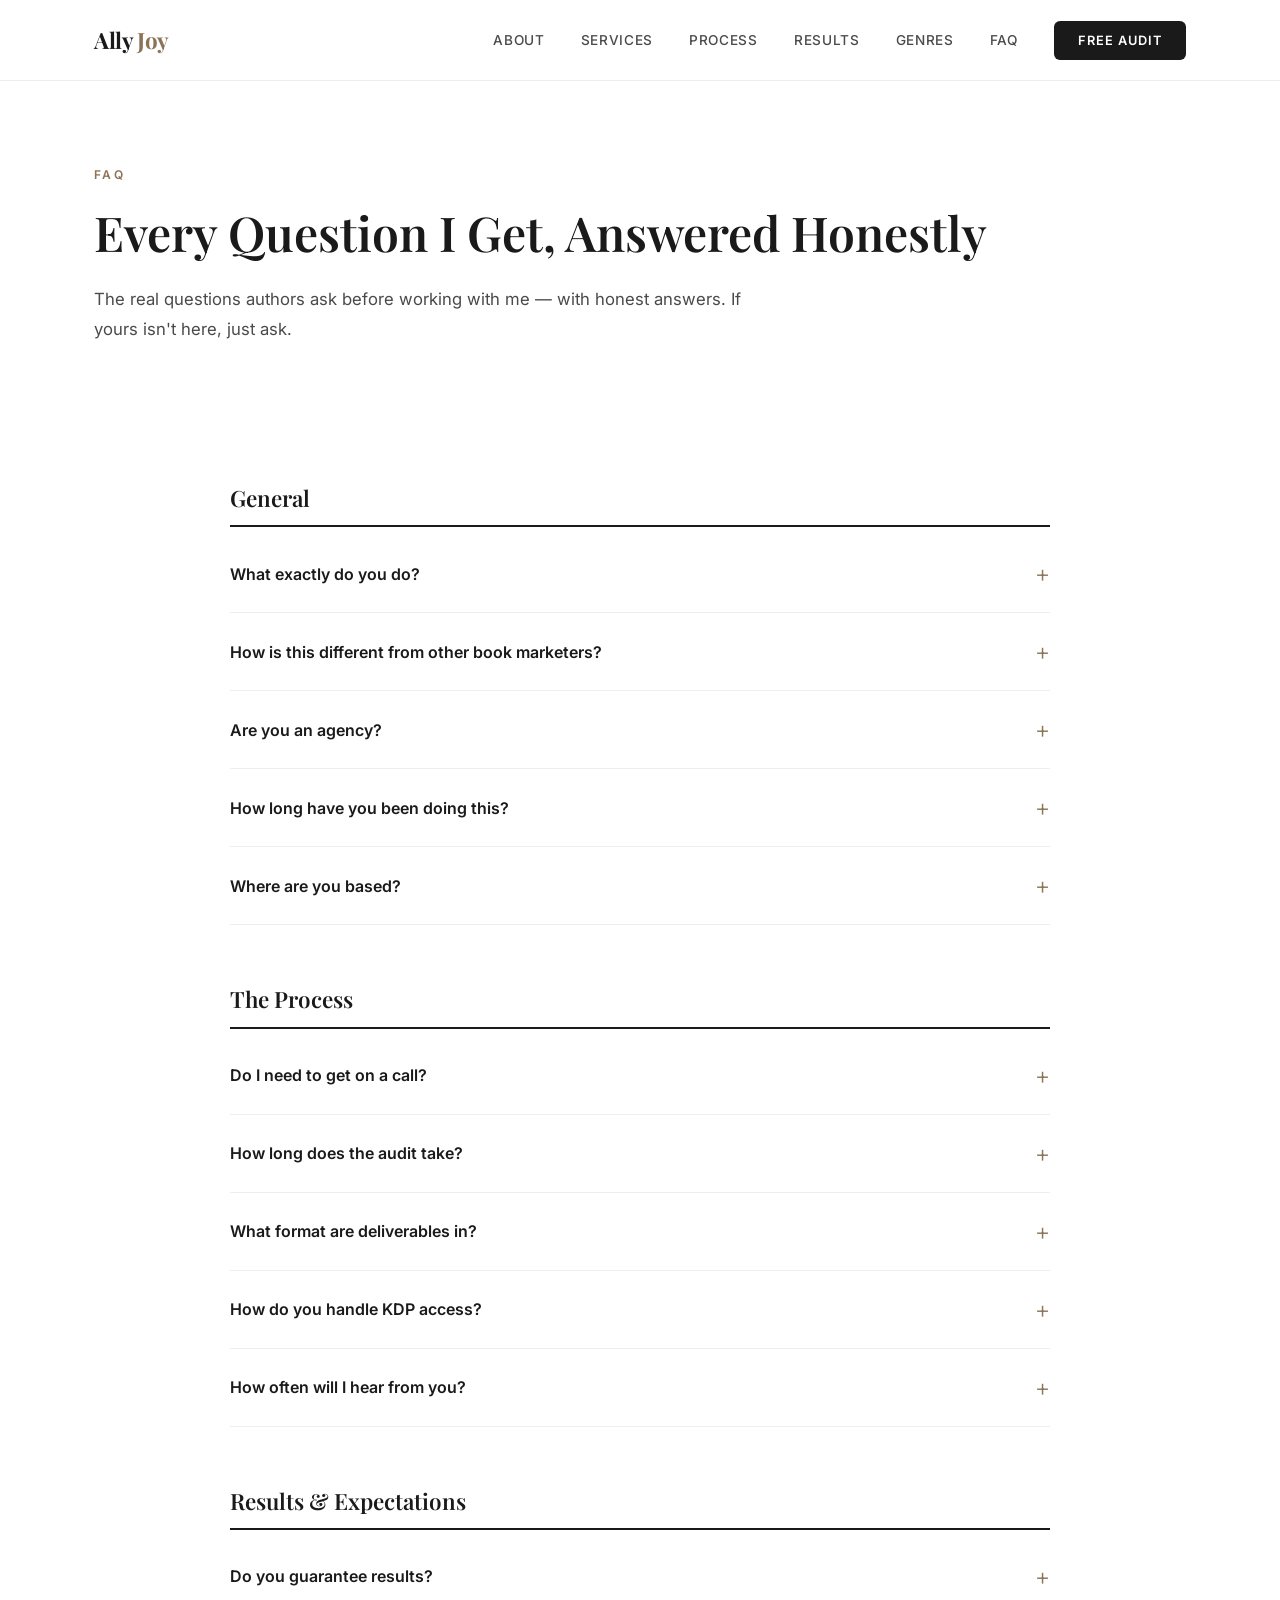
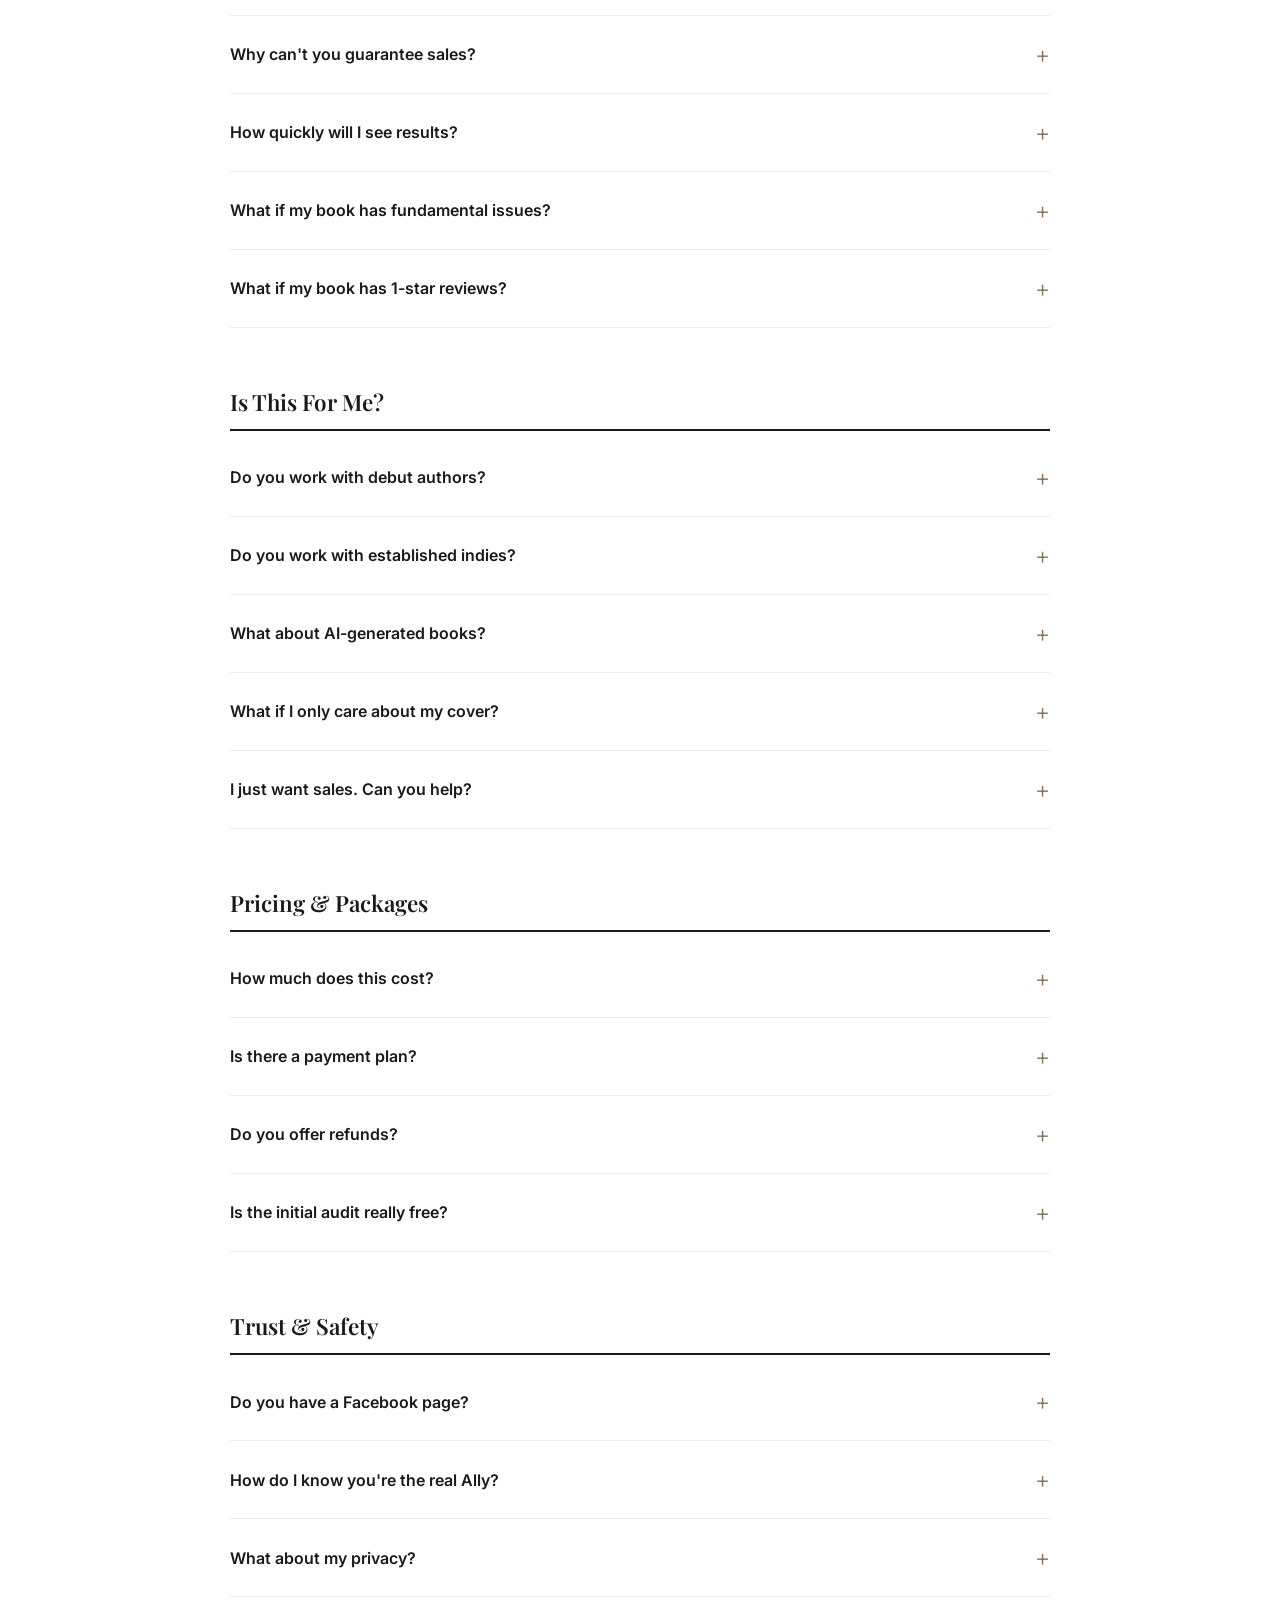
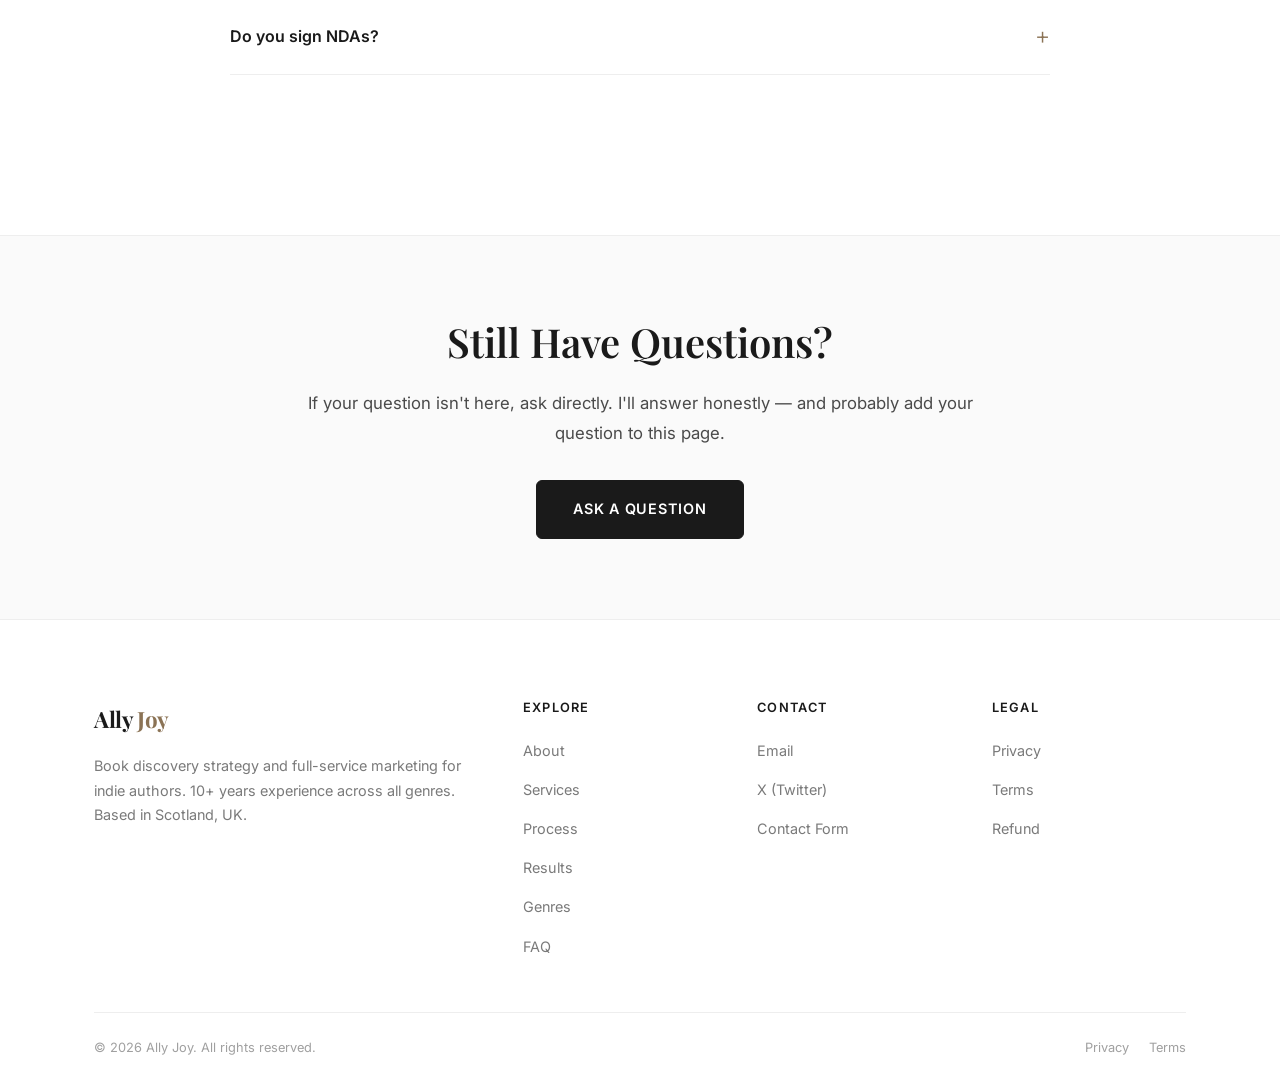
<file: faq.html>
<!DOCTYPE html>
<html lang="en">
<head>
    <meta charset="UTF-8">
    <meta name="viewport" content="width=device-width, initial-scale=1.0">
    <title>FAQ — Ally Joy | Book Discovery Strategist</title>
    <meta name="description" content="Frequently asked questions about book discoverability, Amazon strategy, and working with Ally Joy.">
    <link rel="icon" type="image/png" href="favicon.ico">
    <link rel="preconnect" href="https://fonts.googleapis.com">
    <link rel="preconnect" href="https://fonts.gstatic.com" crossorigin>
    <link href="https://fonts.googleapis.com/css2?family=Playfair+Display:ital,wght@0,400;0,600;0,700;1,400&family=Inter:wght@300;400;500;600;700&display=swap" rel="stylesheet">
    <link rel="stylesheet" href="styles.css">
</head>
<body>

    <nav class="nav" id="nav">
        <div class="container nav__inner">
            <a href="index.html" class="nav__logo">Ally<span>Joy</span></a>
            <ul class="nav__links" id="navLinks">
                <li><a href="about.html">About</a></li>
                <li><a href="services.html">Services</a></li>
                <li><a href="process.html">Process</a></li>
                <li><a href="results.html">Results</a></li>
                <li><a href="genres.html">Genres</a></li>
                <li><a href="faq.html">FAQ</a></li>
                <li><a href="contact.html" class="nav__cta">Free Audit</a></li>
            </ul>
            <button class="nav__toggle" id="navToggle" aria-label="Toggle menu"><span></span><span></span><span></span></button>
        </div>
    </nav>

    <!-- HERO -->
    <section class="faq-hero">
        <div class="container fade-in">
            <span class="section-label">FAQ</span>
            <h1 class="section-title" style="font-size: clamp(2rem, 4vw, 3rem);">Every Question I Get, Answered Honestly</h1>
            <p class="section-subtitle">The real questions authors ask before working with me — with honest answers. If yours isn't here, just ask.</p>
        </div>
    </section>

    <!-- FAQ CATEGORIES -->
    <section class="faq-page">
        <div class="container">

            <!-- CATEGORY: GENERAL -->
            <div class="faq-category fade-in">
                <h2 class="faq-category__title">General</h2>

                <div class="faq__item">
                    <button class="faq__question">What exactly do you do?<span class="faq__icon">+</span></button>
                    <div class="faq__answer"><p>I help indie authors get their books found on Amazon and beyond. My core work is Amazon discoverability — optimising categories, keywords, and metadata so readers can actually find your book. I also handle launch strategy, PR outreach, content feedback, and distribution planning depending on the engagement.</p></div>
                </div>

                <div class="faq__item">
                    <button class="faq__question">How is this different from other book marketers?<span class="faq__icon">+</span></button>
                    <div class="faq__answer"><p>Most book marketing focuses on the visible layer — social media, email lists, ads. I focus on the invisible layer first: the metadata, categories, and keywords that determine whether readers can find your book at all. Without that foundation, everything else is less effective. I'm also async by default (live calls are reserved strictly for urgent matters), and I only take 1–3 clients per month so every engagement gets my direct attention.</p></div>
                </div>

                <div class="faq__item">
                    <button class="faq__question">Are you an agency?<span class="faq__icon">+</span></button>
                    <div class="faq__answer"><p>No. I'm an independent practitioner with a small trusted team who supports larger projects. When you work with me, you work with me — not a project manager or a junior staffer.</p></div>
                </div>

                <div class="faq__item">
                    <button class="faq__question">How long have you been doing this?<span class="faq__icon">+</span></button>
                    <div class="faq__answer"><p>Over 10 years working with indie authors across every major genre. I've seen the Amazon platform evolve through many algorithm changes, category restructures, and market shifts.</p></div>
                </div>

                <div class="faq__item">
                    <button class="faq__question">Where are you based?<span class="faq__icon">+</span></button>
                    <div class="faq__answer"><p>Scotland, UK. But because everything I do is asynchronous, I work with authors worldwide. Time zones rarely matter when we work asynchronously. Live calls are strictly by request for urgent, high-priority matters.</p></div>
                </div>
            </div>

            <!-- CATEGORY: PROCESS -->
            <div class="faq-category fade-in">
                <h2 class="faq-category__title">The Process</h2>

                <div class="faq__item">
                    <button class="faq__question">Do I need to get on a call?<span class="faq__icon">+</span></button>
                    <div class="faq__answer"><p>Async is the default. You'll never need to schedule a call, sit through a pitch, or adjust your schedule for a meeting just to work together. Everything is handled via email and shared documents. However, if you have an urgent, high-priority launch emergency that truly requires a live conversation, I do offer calls strictly by request. You will never be pushed into one unnecessarily.</p></div>
                </div>

                <div class="faq__item">
                    <button class="faq__question">How long does the audit take?<span class="faq__icon">+</span></button>
                    <div class="faq__answer"><p>Standalone audits take 5–7 business days from receipt of your intake form. Larger engagements have their own timelines depending on scope.</p></div>
                </div>

                <div class="faq__item">
                    <button class="faq__question">What format are deliverables in?<span class="faq__icon">+</span></button>
                    <div class="faq__answer"><p>Everything is delivered as PDF and DOCX. Research data comes in editable spreadsheets. Full project asset packages come as ZIP files. Everything is yours to keep.</p></div>
                </div>

                <div class="faq__item">
                    <button class="faq__question">How do you handle KDP access?<span class="faq__icon">+</span></button>
                    <div class="faq__answer"><p>KDP has secure sub-account permissions that allow you to grant me limited access without sharing your password. I walk you through the setup. Access can be revoked at any time.</p></div>
                </div>

                <div class="faq__item">
                    <button class="faq__question">How often will I hear from you?<span class="faq__icon">+</span></button>
                    <div class="faq__answer"><p>Depends on the engagement. Audits: one delivery, then Q&A. Launch engagements: weekly updates during the launch window. Full-service: monthly reports plus updates as needed. I respond to emails within 2 business days.</p></div>
                </div>
            </div>

            <!-- CATEGORY: RESULTS -->
            <div class="faq-category fade-in">
                <h2 class="faq-category__title">Results & Expectations</h2>

                <div class="faq__item">
                    <button class="faq__question">Do you guarantee results?<span class="faq__icon">+</span></button>
                    <div class="faq__answer"><p>No — and I'm suspicious of anyone who does. I don't promise sales, reviews, or bestseller rankings. I promise strategy grounded in a decade of experience. If your Amazon data is set up correctly, sales become possible. But nobody honest can guarantee outcomes.</p></div>
                </div>

                <div class="faq__item">
                    <button class="faq__question">Why can't you guarantee sales?<span class="faq__icon">+</span></button>
                    <div class="faq__answer"><p>Because sales depend on many things I can't control — the quality of your book, current market conditions, reader appetite for your genre, timing, luck. What I can control is whether your book is properly positioned to be discovered. That's the leverage point. What happens after depends on the book itself.</p></div>
                </div>

                <div class="faq__item">
                    <button class="faq__question">How quickly will I see results?<span class="faq__icon">+</span></button>
                    <div class="faq__answer"><p>Category changes can show impact within 1–2 weeks. Keyword changes typically take 30–60 days to fully reflect. Launch strategies compound over months. Anyone promising overnight results doesn't understand how Amazon actually works.</p></div>
                </div>

                <div class="faq__item">
                    <button class="faq__question">What if my book has fundamental issues?<span class="faq__icon">+</span></button>
                    <div class="faq__answer"><p>I'll tell you honestly. If your book has issues that no amount of metadata work can fix — weak writing, poor editing, AI-generated content that reads poorly — I'll let you know upfront. Discoverability makes findable books more visible. It doesn't rescue unfixable ones.</p></div>
                </div>

                <div class="faq__item">
                    <button class="faq__question">What if my book has 1-star reviews?<span class="faq__icon">+</span></button>
                    <div class="faq__answer"><p>Depends on the pattern. A few 1-star reviews among many is normal. A pile of 1-star reviews all mentioning the same issues (poor editing, AI-generated feel, misleading blurb) suggests the book itself needs work before marketing can help. I'll assess honestly during the audit.</p></div>
                </div>
            </div>

            <!-- CATEGORY: WHO IT'S FOR -->
            <div class="faq-category fade-in">
                <h2 class="faq-category__title">Is This For Me?</h2>

                <div class="faq__item">
                    <button class="faq__question">Do you work with debut authors?<span class="faq__icon">+</span></button>
                    <div class="faq__answer"><p>Yes. Debut authors often benefit the most from getting discoverability right from day one, before any bad habits or wrong choices get baked in.</p></div>
                </div>

                <div class="faq__item">
                    <button class="faq__question">Do you work with established indies?<span class="faq__icon">+</span></button>
                    <div class="faq__answer"><p>Absolutely. Many of my clients are established indies who've been publishing for years but never had the technical layer done properly. There's almost always leverage available in optimising a backlist.</p></div>
                </div>

                <div class="faq__item">
                    <button class="faq__question">What about AI-generated books?<span class="faq__icon">+</span></button>
                    <div class="faq__answer"><p>I don't work with unpolished AI-generated books that read badly. Marketing can't fix content problems. If AI was used as a drafting tool but the book is heavily revised and reads well, that's a different conversation.</p></div>
                </div>

                <div class="faq__item">
                    <button class="faq__question">What if I only care about my cover?<span class="faq__icon">+</span></button>
                    <div class="faq__answer"><p>Then I'm probably not the right person. Covers matter, but they're one variable of many. Authors who overinvest in covers while ignoring metadata typically get poor results. If you're ready to think about your book as a whole system, I can help.</p></div>
                </div>

                <div class="faq__item">
                    <button class="faq__question">I just want sales. Can you help?<span class="faq__icon">+</span></button>
                    <div class="faq__answer"><p>What you actually need is exposure and visibility — those are what create the conditions for sales. If your Amazon data is correct and your book is genuinely good, sales follow. But sales are the outcome, not the strategy. I focus on the strategy.</p></div>
                </div>
            </div>

            <!-- CATEGORY: PRICING -->
            <div class="faq-category fade-in">
                <h2 class="faq-category__title">Pricing & Packages</h2>

                <div class="faq__item">
                    <button class="faq__question">How much does this cost?<span class="faq__icon">+</span></button>
                    <div class="faq__answer"><p>Packages range from $1,000 to $20,000 depending on scope. Tier 1 (Audit) starts at $1,000. Tier 2 (Discoverability + Launch) starts at $5,000. Tier 3 (Full-Service Growth) starts at $20,000 with 6-month engagements. Custom scopes available.</p></div>
                </div>

                <div class="faq__item">
                    <button class="faq__question">Is there a payment plan?<span class="faq__icon">+</span></button>
                    <div class="faq__answer"><p>Yes, larger engagements can be split across the project timeline. We'll discuss what makes sense for your budget and scope during the enquiry stage.</p></div>
                </div>

                <div class="faq__item">
                    <button class="faq__question">Do you offer refunds?<span class="faq__icon">+</span></button>
                    <div class="faq__answer"><p>The audit is non-refundable once delivered — but you'll know the scope before committing. Ongoing work is pro-rated based on completed deliverables. Full details in the <a href="refund.html">Refund Policy</a>.</p></div>
                </div>

                <div class="faq__item">
                    <button class="faq__question">Is the initial audit really free?<span class="faq__icon">+</span></button>
                    <div class="faq__answer"><p>The initial enquiry conversation is free. I'll look at your book's public listing and give you a sense of what's needed. The full paid audit (Tier 1) is the comprehensive analysis with written report and recommendations.</p></div>
                </div>
            </div>

            <!-- CATEGORY: TRUST & SAFETY -->
            <div class="faq-category fade-in">
                <h2 class="faq-category__title">Trust & Safety</h2>

                <div class="faq__item">
                    <button class="faq__question">Do you have a Facebook page?<span class="faq__icon">+</span></button>
                    <div class="faq__answer"><p><strong>No.</strong> I do not use Facebook for this business. I do not have a Facebook page or profile representing Ally Joy or this work. If anyone contacts you on Facebook claiming to be me or represent my services, <strong>it is not me</strong>. Verify through this website or my direct email always.</p></div>
                </div>

                <div class="faq__item">
                    <button class="faq__question">How do I know you're the real Ally?<span class="faq__icon">+</span></button>
                    <div class="faq__answer"><p>Only two channels are legitimate: this website ( info@allyjoy.co.uk) and my X (Twitter) account. Anything else is not me. If in doubt, email me directly to verify.</p></div>
                </div>

                <div class="faq__item">
                    <button class="faq__question">What about my privacy?<span class="faq__icon">+</span></button>
                    <div class="faq__answer"><p>Your data is handled per GDPR standards. I don't share client information, don't publish case studies without permission, and don't sell your data to anyone. See the <a href="privacy.html">Privacy Policy</a> for details.</p></div>
                </div>

                <div class="faq__item">
                    <button class="faq__question">Do you sign NDAs?<span class="faq__icon">+</span></button>
                    <div class="faq__answer"><p>Yes, for clients who require them. Client confidentiality is standard practice regardless.</p></div>
                </div>
            </div>

        </div>
    </section>

    <!-- STILL HAVE QUESTIONS -->
    <section class="faq-remaining">
        <div class="container container--narrow">
            <div class="fade-in" style="text-align: center;">
                <h2 class="section-title">Still Have Questions?</h2>
                <p>If your question isn't here, ask directly. I'll answer honestly — and probably add your question to this page.</p>
                <a href="contact.html" class="btn btn--primary">Ask a Question</a>
            </div>
        </div>
    </section>

    <footer class="footer">
        <div class="container">
            <div class="footer__inner">
                <div class="footer__brand"><a href="index.html" class="nav__logo">Ally<span>Joy</span></a><p>Book discovery strategy and full-service marketing for indie authors. 10+ years experience across all genres. Based in Scotland, UK.</p></div>
                <div><h4>Explore</h4><ul><li><a href="about.html">About</a></li><li><a href="services.html">Services</a></li><li><a href="process.html">Process</a></li><li><a href="results.html">Results</a></li><li><a href="genres.html">Genres</a></li><li><a href="faq.html">FAQ</a></li></ul></div>
                <div><h4>Contact</h4><ul><li><a href="mailto:info@allyjoy.co.uk">Email</a></li><li><a href="https://x.com/allyjoyuk" target="_blank" rel="noopener">X (Twitter)</a></li><li><a href="contact.html">Contact Form</a></li></ul></div>
                <div><h4>Legal</h4><ul><li><a href="privacy.html">Privacy</a></li><li><a href="terms.html">Terms</a></li><li><a href="refund.html">Refund</a></li></ul></div>
            </div>
            <div class="footer__bottom"><p>&copy; <span class="current-year">2026</span> Ally Joy. All rights reserved.</p><div><a href="privacy.html">Privacy</a><a href="terms.html">Terms</a></div></div>
        </div>
    </footer>

    <script src="script.js"></script>

</body>
</html>
</file>
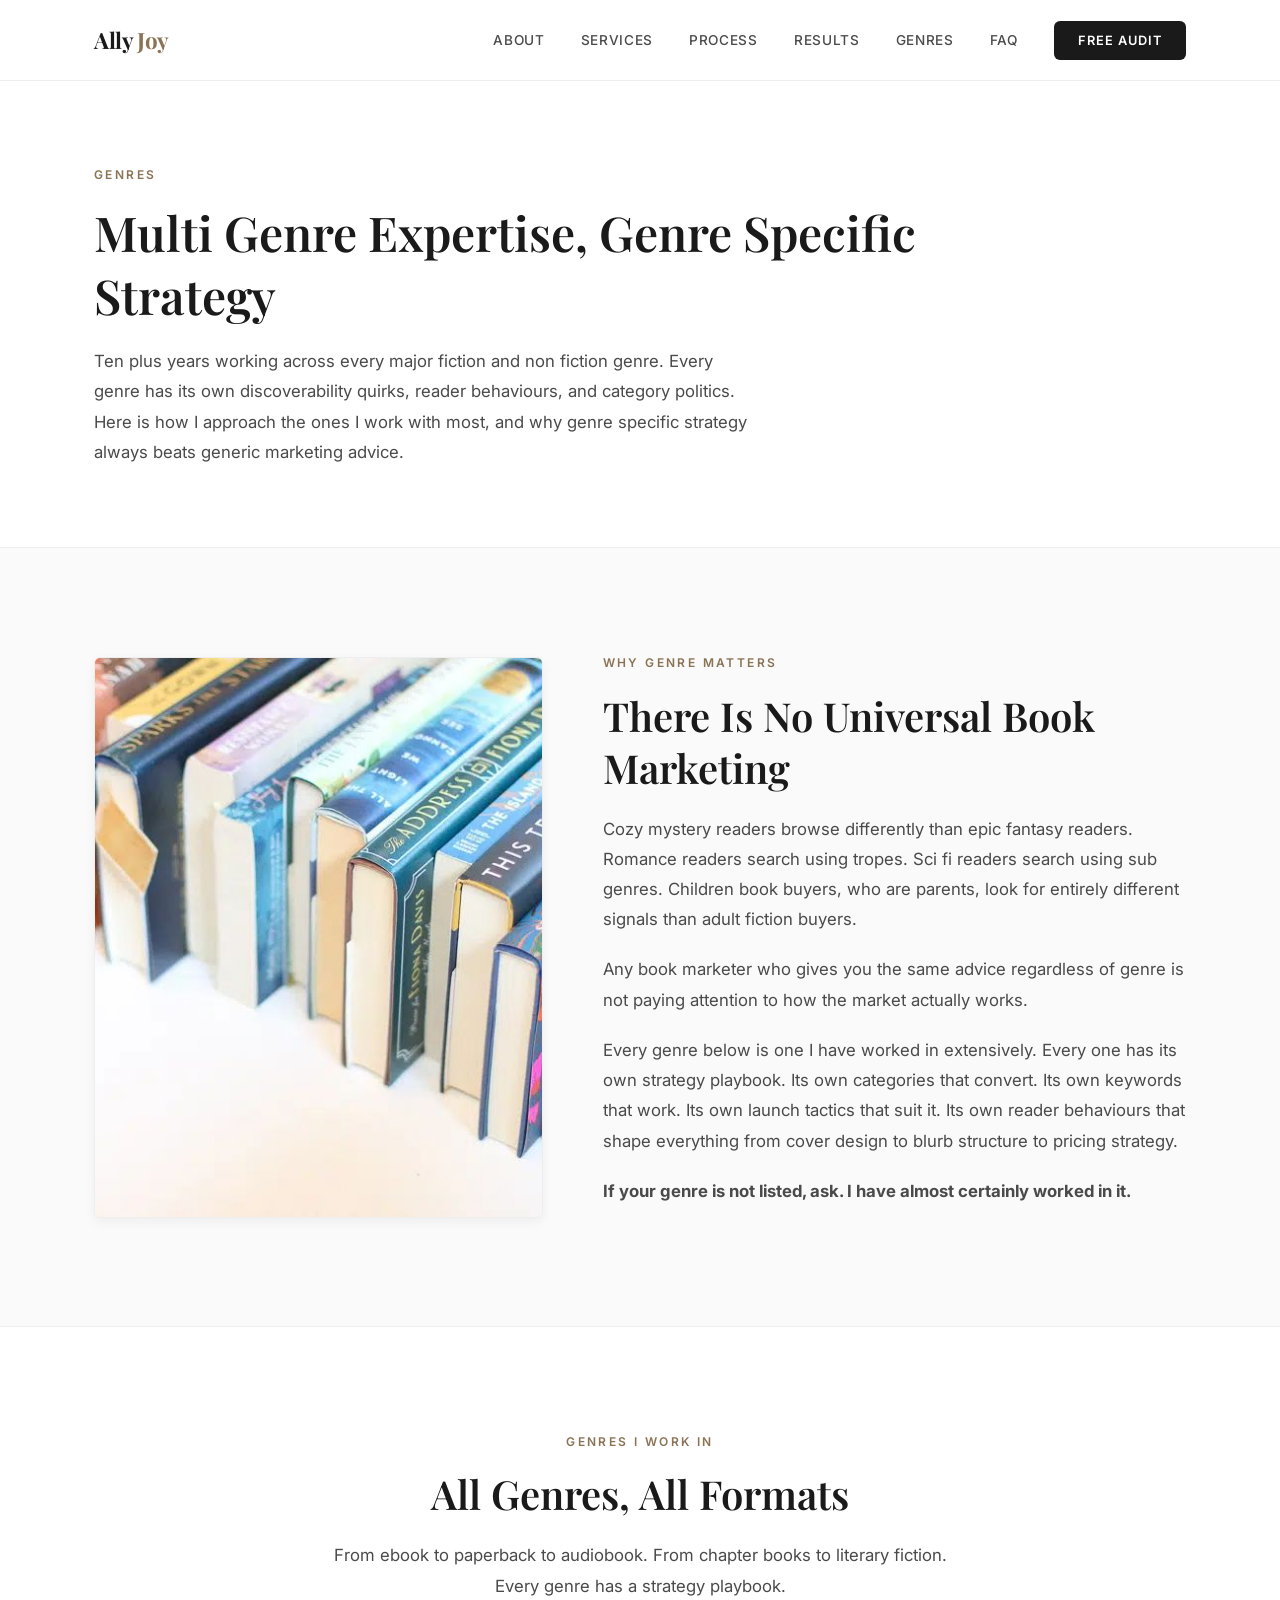
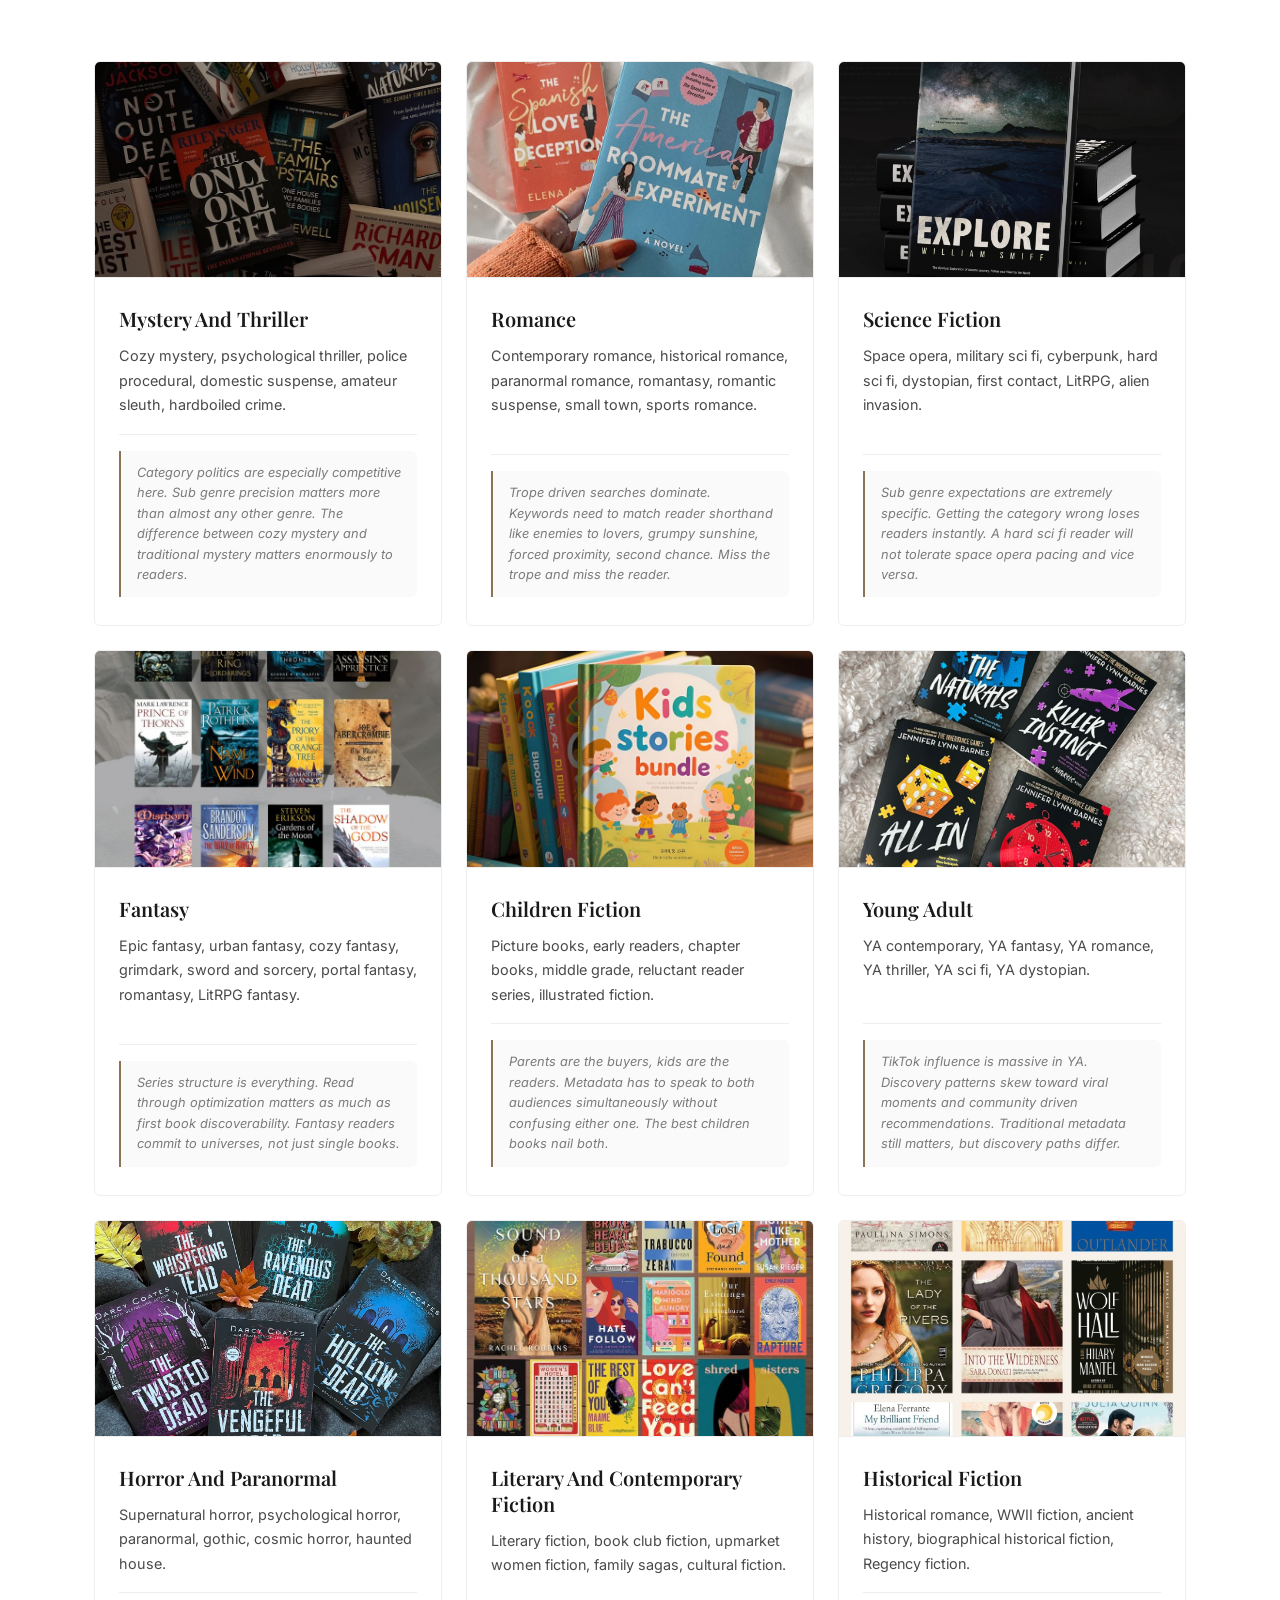
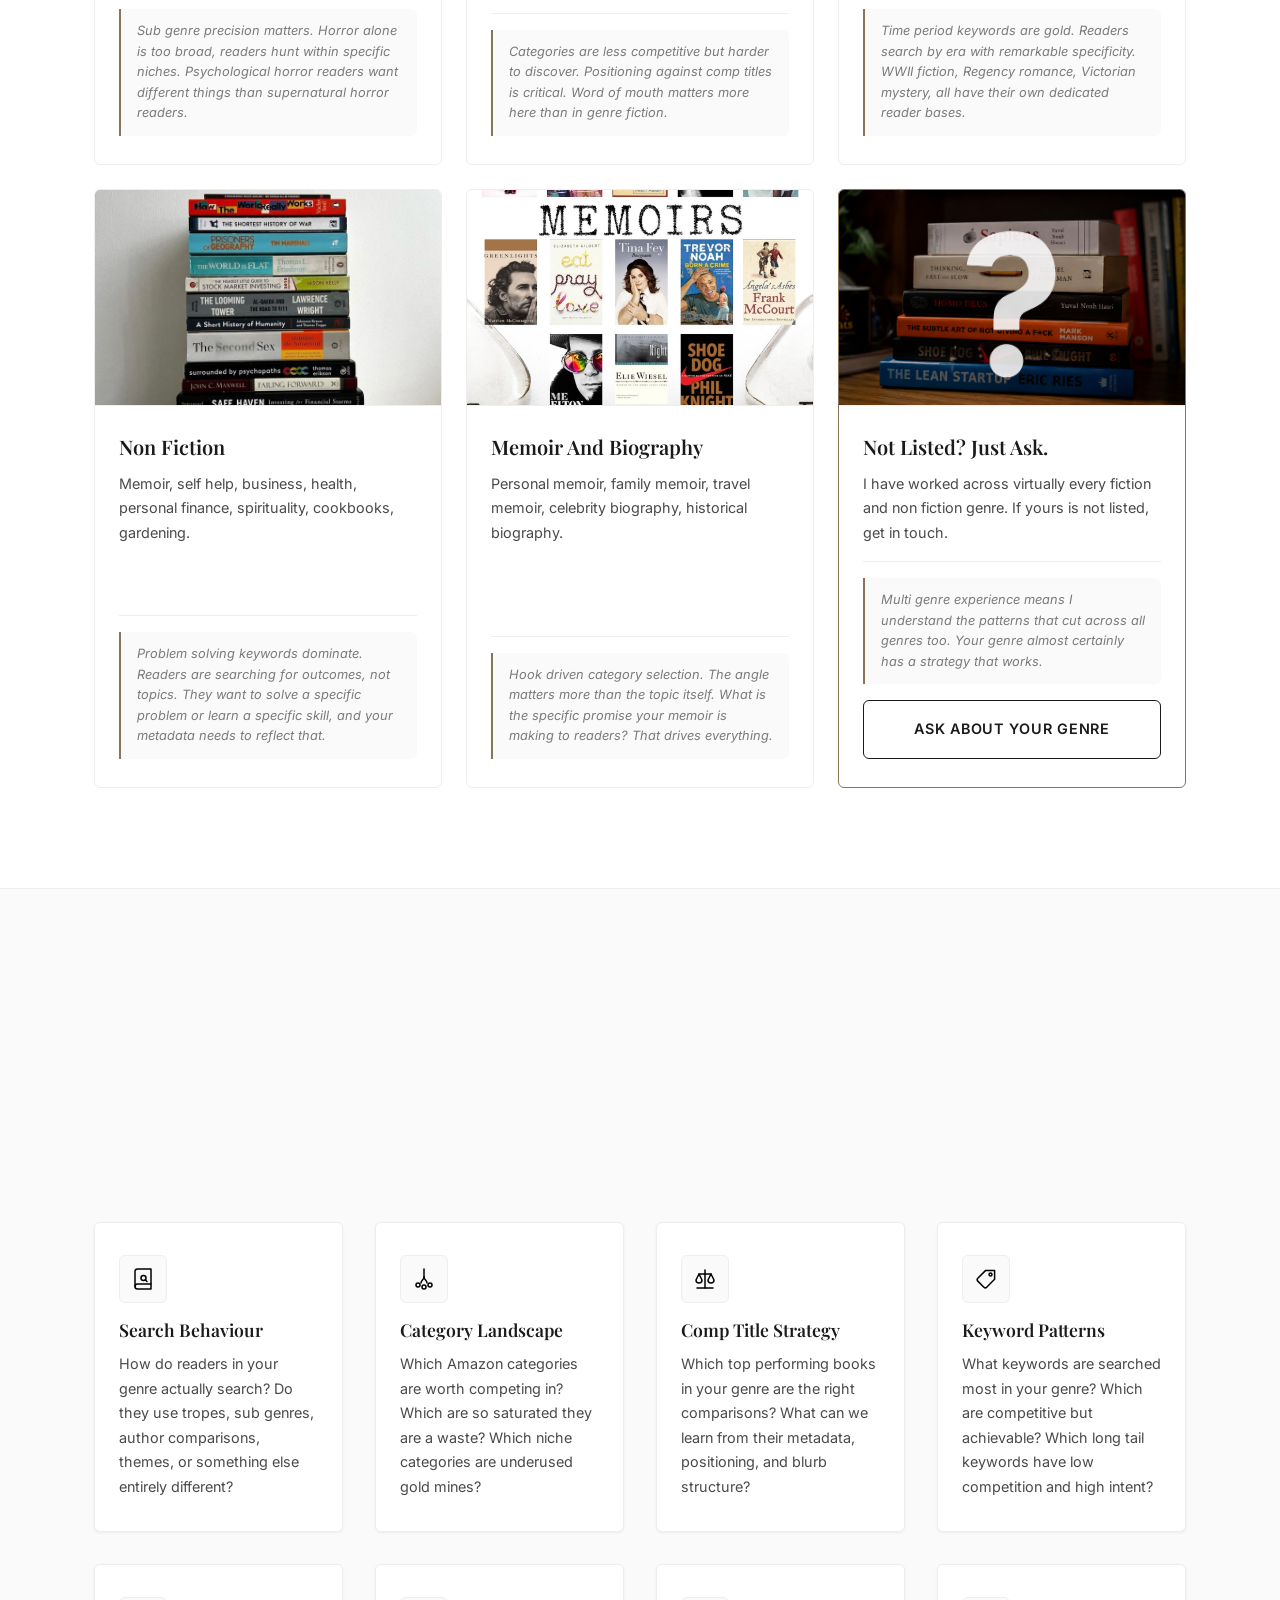
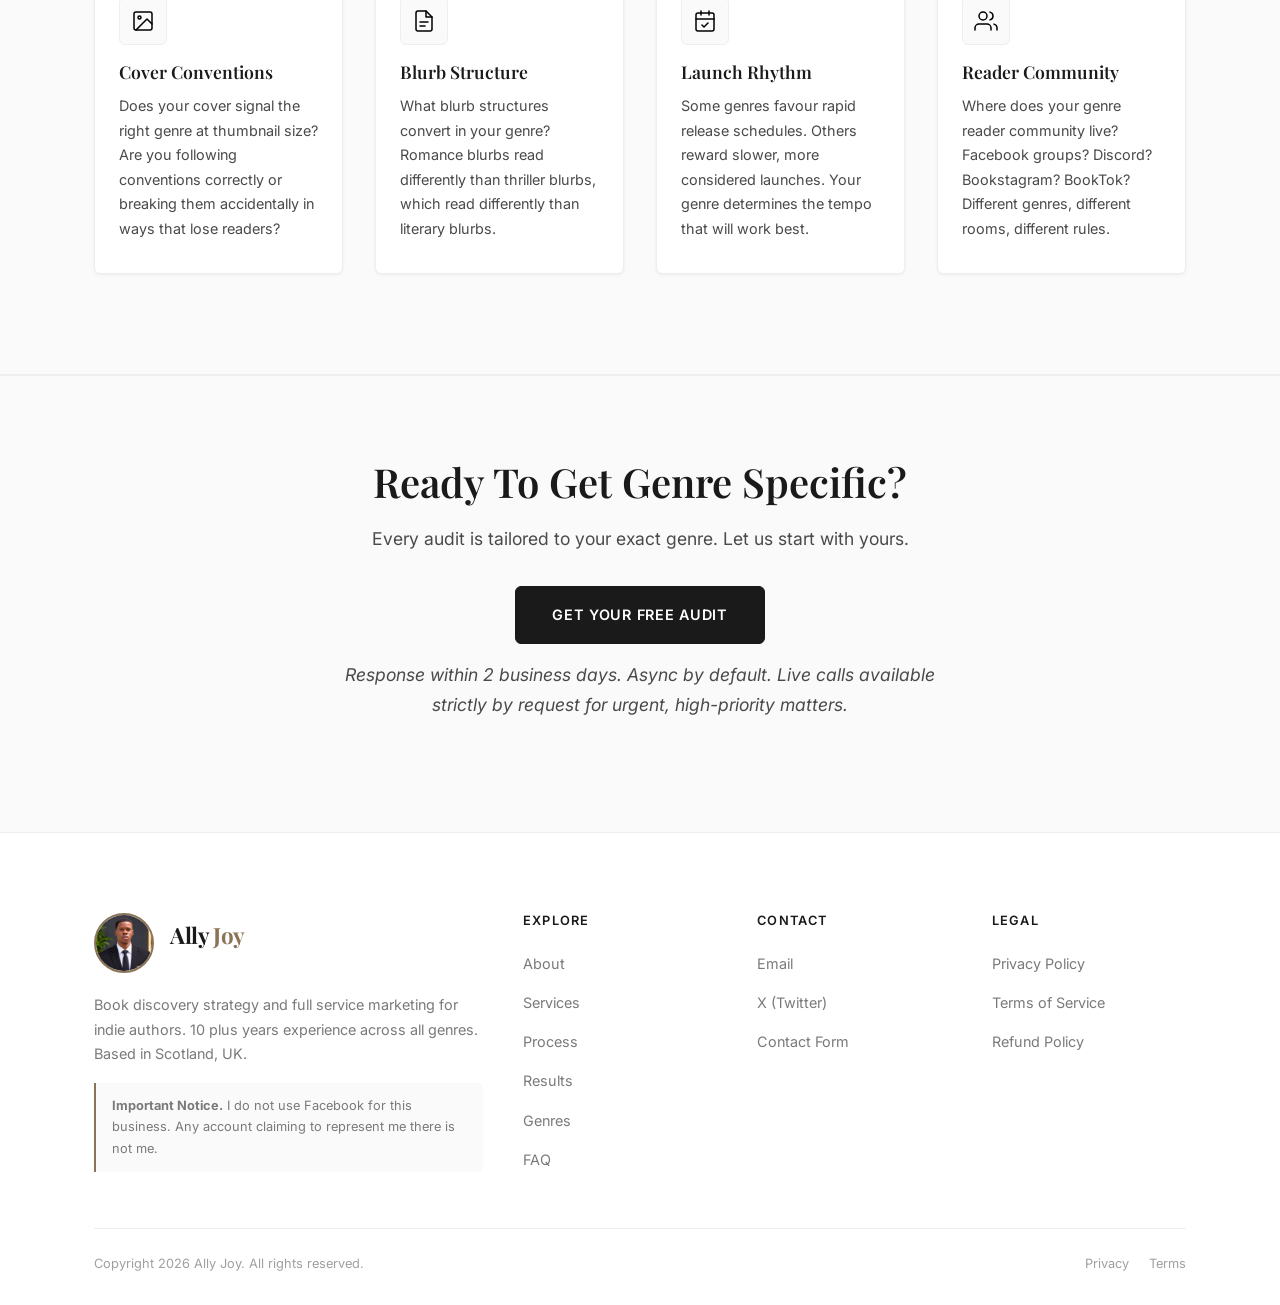
<file: genres.html>
<!DOCTYPE html>
<html lang="en">
<head>
    <meta charset="UTF-8">
    <meta name="viewport" content="width=device-width, initial-scale=1.0">
    <title>Genres, Ally Joy, Multi Genre Book Discovery Strategist</title>
    <meta name="description" content="Multi genre book marketing expertise. From cozy mystery to sci fi, romance to children fiction, 10 plus years across every genre.">
    <link rel="icon" type="image/x-icon" href="favicon.ico">
    <link rel="icon" type="image/png" sizes="32x32" href="favicon-32x32.png">
    <link rel="icon" type="image/png" sizes="16x16" href="favicon-16x16.png">
    <link rel="apple-touch-icon" sizes="180x180" href="apple-touch-icon.png">
    <link rel="preconnect" href="https://fonts.googleapis.com">
    <link rel="preconnect" href="https://fonts.gstatic.com" crossorigin>
    <link href="https://fonts.googleapis.com/css2?family=Playfair+Display:ital,wght@0,400;0,600;0,700;1,400&family=Inter:wght@300;400;500;600;700&display=swap" rel="stylesheet">
    <link rel="stylesheet" href="styles.css">
</head>
<body>

    <nav class="nav" id="nav">
        <div class="container nav__inner">
            <a href="index.html" class="nav__logo">Ally<span>Joy</span></a>
            <ul class="nav__links" id="navLinks">
                <li><a href="about.html">About</a></li>
                <li><a href="services.html">Services</a></li>
                <li><a href="process.html">Process</a></li>
                <li><a href="results.html">Results</a></li>
                <li><a href="genres.html">Genres</a></li>
                <li><a href="faq.html">FAQ</a></li>
                <li><a href="contact.html" class="nav__cta">Free Audit</a></li>
            </ul>
            <button class="nav__toggle" id="navToggle" aria-label="Toggle menu"><span></span><span></span><span></span></button>
        </div>
    </nav>

    <!-- HERO -->
    <section class="genres-hero">
        <div class="container">
            <div class="genres-hero__inner fade-in">
                <span class="section-label">Genres</span>
                <h1 class="section-title" style="font-size: clamp(2rem, 4vw, 3rem);">Multi Genre Expertise, Genre Specific Strategy</h1>
                <p class="section-subtitle">Ten plus years working across every major fiction and non fiction genre. Every genre has its own discoverability quirks, reader behaviours, and category politics. Here is how I approach the ones I work with most, and why genre specific strategy always beats generic marketing advice.</p>
            </div>
        </div>
    </section>

    <!-- WHY GENRE MATTERS -->
    <section class="why-genre">
        <div class="container">
            <div class="why-genre__inner">
                <div class="why-genre__image fade-in">
                    <img src="Books from various genres arranged together.jpg" alt="Books from various genres arranged together" loading="lazy">
                </div>
                <div class="why-genre__content fade-in">
                    <span class="section-label">Why Genre Matters</span>
                    <h2 class="section-title">There Is No Universal Book Marketing</h2>
                    <p>Cozy mystery readers browse differently than epic fantasy readers. Romance readers search using tropes. Sci fi readers search using sub genres. Children book buyers, who are parents, look for entirely different signals than adult fiction buyers.</p>
                    <p>Any book marketer who gives you the same advice regardless of genre is not paying attention to how the market actually works.</p>
                    <p>Every genre below is one I have worked in extensively. Every one has its own strategy playbook. Its own categories that convert. Its own keywords that work. Its own launch tactics that suit it. Its own reader behaviours that shape everything from cover design to blurb structure to pricing strategy.</p>
                    <p><strong>If your genre is not listed, ask. I have almost certainly worked in it.</strong></p>
                </div>
            </div>
        </div>
    </section>

    <!-- GENRE GRID -->
    <section class="genre-grid-section">
        <div class="container">
            <div class="section-header section-header--center fade-in">
                <span class="section-label">Genres I Work In</span>
                <h2 class="section-title">All Genres, All Formats</h2>
                <p class="section-subtitle">From ebook to paperback to audiobook. From chapter books to literary fiction. Every genre has a strategy playbook.</p>
            </div>

            <div class="genre-grid">
                <div class="genre-card fade-in">
                    <div class="genre-card__image">
                        <img src="Mystery and thriller books.jpg" alt="Mystery and thriller books" loading="lazy">
                    </div>
                    <div class="genre-card__body">
                        <h3>Mystery And Thriller</h3>
                        <p class="genre-card__sub">Cozy mystery, psychological thriller, police procedural, domestic suspense, amateur sleuth, hardboiled crime.</p>
                        <div class="genre-card__note">Category politics are especially competitive here. Sub genre precision matters more than almost any other genre. The difference between cozy mystery and traditional mystery matters enormously to readers.</div>
                    </div>
                </div>

                <div class="genre-card fade-in">
                    <div class="genre-card__image">
                        <img src="Romance novels.jpg" alt="Romance novels" loading="lazy">
                    </div>
                    <div class="genre-card__body">
                        <h3>Romance</h3>
                        <p class="genre-card__sub">Contemporary romance, historical romance, paranormal romance, romantasy, romantic suspense, small town, sports romance.</p>
                        <div class="genre-card__note">Trope driven searches dominate. Keywords need to match reader shorthand like enemies to lovers, grumpy sunshine, forced proximity, second chance. Miss the trope and miss the reader.</div>
                    </div>
                </div>

                <div class="genre-card fade-in">
                    <div class="genre-card__image">
                        <img src="Science fiction books and futuristic imagery.jpg" alt="Science fiction books and futuristic imagery" loading="lazy">
                    </div>
                    <div class="genre-card__body">
                        <h3>Science Fiction</h3>
                        <p class="genre-card__sub">Space opera, military sci fi, cyberpunk, hard sci fi, dystopian, first contact, LitRPG, alien invasion.</p>
                        <div class="genre-card__note">Sub genre expectations are extremely specific. Getting the category wrong loses readers instantly. A hard sci fi reader will not tolerate space opera pacing and vice versa.</div>
                    </div>
                </div>

                <div class="genre-card fade-in">
                    <div class="genre-card__image">
                        <img src="Fantasy books with epic imagery.jpg" alt="Fantasy books with epic imagery" loading="lazy">
                    </div>
                    <div class="genre-card__body">
                        <h3>Fantasy</h3>
                        <p class="genre-card__sub">Epic fantasy, urban fantasy, cozy fantasy, grimdark, sword and sorcery, portal fantasy, romantasy, LitRPG fantasy.</p>
                        <div class="genre-card__note">Series structure is everything. Read through optimization matters as much as first book discoverability. Fantasy readers commit to universes, not just single books.</div>
                    </div>
                </div>

                <div class="genre-card fade-in">
                    <div class="genre-card__image">
                        <img src="Children books and colorful covers.jpg" alt="Children books and colorful covers" loading="lazy">
                    </div>
                    <div class="genre-card__body">
                        <h3>Children Fiction</h3>
                        <p class="genre-card__sub">Picture books, early readers, chapter books, middle grade, reluctant reader series, illustrated fiction.</p>
                        <div class="genre-card__note">Parents are the buyers, kids are the readers. Metadata has to speak to both audiences simultaneously without confusing either one. The best children books nail both.</div>
                    </div>
                </div>

                <div class="genre-card fade-in">
                    <div class="genre-card__image">
                        <img src="Young Adult books.jpg" alt="Young Adult books" loading="lazy">
                    </div>
                    <div class="genre-card__body">
                        <h3>Young Adult</h3>
                        <p class="genre-card__sub">YA contemporary, YA fantasy, YA romance, YA thriller, YA sci fi, YA dystopian.</p>
                        <div class="genre-card__note">TikTok influence is massive in YA. Discovery patterns skew toward viral moments and community driven recommendations. Traditional metadata still matters, but discovery paths differ.</div>
                    </div>
                </div>

                <div class="genre-card fade-in">
                    <div class="genre-card__image">
                        <img src="Horror and paranormal books.jpg" alt="Horror and paranormal books" loading="lazy">
                    </div>
                    <div class="genre-card__body">
                        <h3>Horror And Paranormal</h3>
                        <p class="genre-card__sub">Supernatural horror, psychological horror, paranormal, gothic, cosmic horror, haunted house.</p>
                        <div class="genre-card__note">Sub genre precision matters. Horror alone is too broad, readers hunt within specific niches. Psychological horror readers want different things than supernatural horror readers.</div>
                    </div>
                </div>

                <div class="genre-card fade-in">
                    <div class="genre-card__image">
                        <img src="Literary fiction books.jpg" alt="Literary fiction books" loading="lazy">
                    </div>
                    <div class="genre-card__body">
                        <h3>Literary And Contemporary Fiction</h3>
                        <p class="genre-card__sub">Literary fiction, book club fiction, upmarket women fiction, family sagas, cultural fiction.</p>
                        <div class="genre-card__note">Categories are less competitive but harder to discover. Positioning against comp titles is critical. Word of mouth matters more here than in genre fiction.</div>
                    </div>
                </div>

                <div class="genre-card fade-in">
                    <div class="genre-card__image">
                        <img src="Historical fiction books.jpg" alt="Historical fiction books" loading="lazy">
                    </div>
                    <div class="genre-card__body">
                        <h3>Historical Fiction</h3>
                        <p class="genre-card__sub">Historical romance, WWII fiction, ancient history, biographical historical fiction, Regency fiction.</p>
                        <div class="genre-card__note">Time period keywords are gold. Readers search by era with remarkable specificity. WWII fiction, Regency romance, Victorian mystery, all have their own dedicated reader bases.</div>
                    </div>
                </div>

                <div class="genre-card fade-in">
                    <div class="genre-card__image">
                        <img src="Non fiction books.jpg" alt="Non fiction books" loading="lazy">
                    </div>
                    <div class="genre-card__body">
                        <h3>Non Fiction</h3>
                        <p class="genre-card__sub">Memoir, self help, business, health, personal finance, spirituality, cookbooks, gardening.</p>
                        <div class="genre-card__note">Problem solving keywords dominate. Readers are searching for outcomes, not topics. They want to solve a specific problem or learn a specific skill, and your metadata needs to reflect that.</div>
                    </div>
                </div>

                <div class="genre-card fade-in">
                    <div class="genre-card__image">
                        <img src="Memoir and biography books.jpg" alt="Memoir and biography books" loading="lazy">
                    </div>
                    <div class="genre-card__body">
                        <h3>Memoir And Biography</h3>
                        <p class="genre-card__sub">Personal memoir, family memoir, travel memoir, celebrity biography, historical biography.</p>
                        <div class="genre-card__note">Hook driven category selection. The angle matters more than the topic itself. What is the specific promise your memoir is making to readers? That drives everything.</div>
                    </div>
                </div>

                <div class="genre-card fade-in genre-card--ask">
                    <div class="genre-card__image">
                        <img src="Books stacked with question mark overlay.png" alt="Books stacked with question mark overlay" loading="lazy">
                    </div>
                    <div class="genre-card__body">
                        <h3>Not Listed? Just Ask.</h3>
                        <p class="genre-card__sub">I have worked across virtually every fiction and non fiction genre. If yours is not listed, get in touch.</p>
                        <div class="genre-card__note">Multi genre experience means I understand the patterns that cut across all genres too. Your genre almost certainly has a strategy that works.</div>
                        <a href="contact.html" class="btn btn--outline" style="margin-top: 16px; width: 100%;">Ask About Your Genre</a>
                    </div>
                </div>
            </div>
        </div>
    </section>

    <!-- WHAT I LOOK AT PER GENRE -->
    <section class="genre-approach">
        <div class="container">
            <div class="section-header section-header--center fade-in">
                <span class="section-label">The Approach</span>
                <h2 class="section-title">What I Analyse For Every Genre</h2>
                <p class="section-subtitle">Regardless of your genre, the analysis follows the same rigorous framework, adapted specifically to your genre readers and their behaviours.</p>
            </div>

            <div class="approach-grid fade-in">
                <div class="approach-item">
                    <div class="approach-item__icon">
                        <img src="images/icon-search-approach.svg" alt="" loading="lazy">
                    </div>
                    <h4>Search Behaviour</h4>
                    <p>How do readers in your genre actually search? Do they use tropes, sub genres, author comparisons, themes, or something else entirely different?</p>
                </div>

                <div class="approach-item">
                    <div class="approach-item__icon">
                        <img src="images/icon-category-approach.svg" alt="" loading="lazy">
                    </div>
                    <h4>Category Landscape</h4>
                    <p>Which Amazon categories are worth competing in? Which are so saturated they are a waste? Which niche categories are underused gold mines?</p>
                </div>

                <div class="approach-item">
                    <div class="approach-item__icon">
                        <img src="images/icon-comp-approach.svg" alt="" loading="lazy">
                    </div>
                    <h4>Comp Title Strategy</h4>
                    <p>Which top performing books in your genre are the right comparisons? What can we learn from their metadata, positioning, and blurb structure?</p>
                </div>

                <div class="approach-item">
                    <div class="approach-item__icon">
                        <img src="images/icon-keyword-approach.svg" alt="" loading="lazy">
                    </div>
                    <h4>Keyword Patterns</h4>
                    <p>What keywords are searched most in your genre? Which are competitive but achievable? Which long tail keywords have low competition and high intent?</p>
                </div>

                <div class="approach-item">
                    <div class="approach-item__icon">
                        <img src="images/icon-cover-approach.svg" alt="" loading="lazy">
                    </div>
                    <h4>Cover Conventions</h4>
                    <p>Does your cover signal the right genre at thumbnail size? Are you following conventions correctly or breaking them accidentally in ways that lose readers?</p>
                </div>

                <div class="approach-item">
                    <div class="approach-item__icon">
                        <img src="images/icon-blurb-approach.svg" alt="" loading="lazy">
                    </div>
                    <h4>Blurb Structure</h4>
                    <p>What blurb structures convert in your genre? Romance blurbs read differently than thriller blurbs, which read differently than literary blurbs.</p>
                </div>

                <div class="approach-item">
                    <div class="approach-item__icon">
                        <img src="images/icon-launch-approach.svg" alt="" loading="lazy">
                    </div>
                    <h4>Launch Rhythm</h4>
                    <p>Some genres favour rapid release schedules. Others reward slower, more considered launches. Your genre determines the tempo that will work best.</p>
                </div>

                <div class="approach-item">
                    <div class="approach-item__icon">
                        <img src="images/icon-community-approach.svg" alt="" loading="lazy">
                    </div>
                    <h4>Reader Community</h4>
                    <p>Where does your genre reader community live? Facebook groups? Discord? Bookstagram? BookTok? Different genres, different rooms, different rules.</p>
                </div>
            </div>
        </div>
    </section>

    <!-- CTA -->
    <section class="cta-section">
        <div class="container fade-in">
            <h2>Ready To Get Genre Specific?</h2>
            <p>Every audit is tailored to your exact genre. Let us start with yours.</p>
            <a href="contact.html" class="btn btn--primary">Get Your Free Audit</a>
            <p class="cta-section__note">Response within 2 business days. Async by default. Live calls available strictly by request for urgent, high-priority matters.</p>
        </div>
    </section>

    <footer class="footer">
        <div class="container">
            <div class="footer__inner">
                <div class="footer__brand">
                    <div class="footer__brand-header">
                        <img src="Ally.png" alt="Ally Joy" class="footer__brand-photo">
                        <a href="index.html" class="nav__logo">Ally<span>Joy</span></a>
                    </div>
                    <p>Book discovery strategy and full service marketing for indie authors. 10 plus years experience across all genres. Based in Scotland, UK.</p>
                    <p class="footer__notice"><strong>Important Notice.</strong> I do not use Facebook for this business. Any account claiming to represent me there is not me.</p>
                </div>
                <div><h4>Explore</h4><ul><li><a href="about.html">About</a></li><li><a href="services.html">Services</a></li><li><a href="process.html">Process</a></li><li><a href="results.html">Results</a></li><li><a href="genres.html">Genres</a></li><li><a href="faq.html">FAQ</a></li></ul></div>
                <div><h4>Contact</h4><ul><li><a href="mailto:info@allyjoy.co.uk">Email</a></li><li><a href="https://x.com/allyjoyuk" target="_blank" rel="noopener">X (Twitter)</a></li><li><a href="contact.html">Contact Form</a></li></ul></div>
                <div><h4>Legal</h4><ul><li><a href="privacy.html">Privacy Policy</a></li><li><a href="terms.html">Terms of Service</a></li><li><a href="refund.html">Refund Policy</a></li></ul></div>
            </div>
            <div class="footer__bottom"><p>Copyright <span class="current-year">2026</span> Ally Joy. All rights reserved.</p><div><a href="privacy.html">Privacy</a><a href="terms.html">Terms</a></div></div>
        </div>
    </footer>

    <script src="script.js"></script>

</body>
</html>
</file>
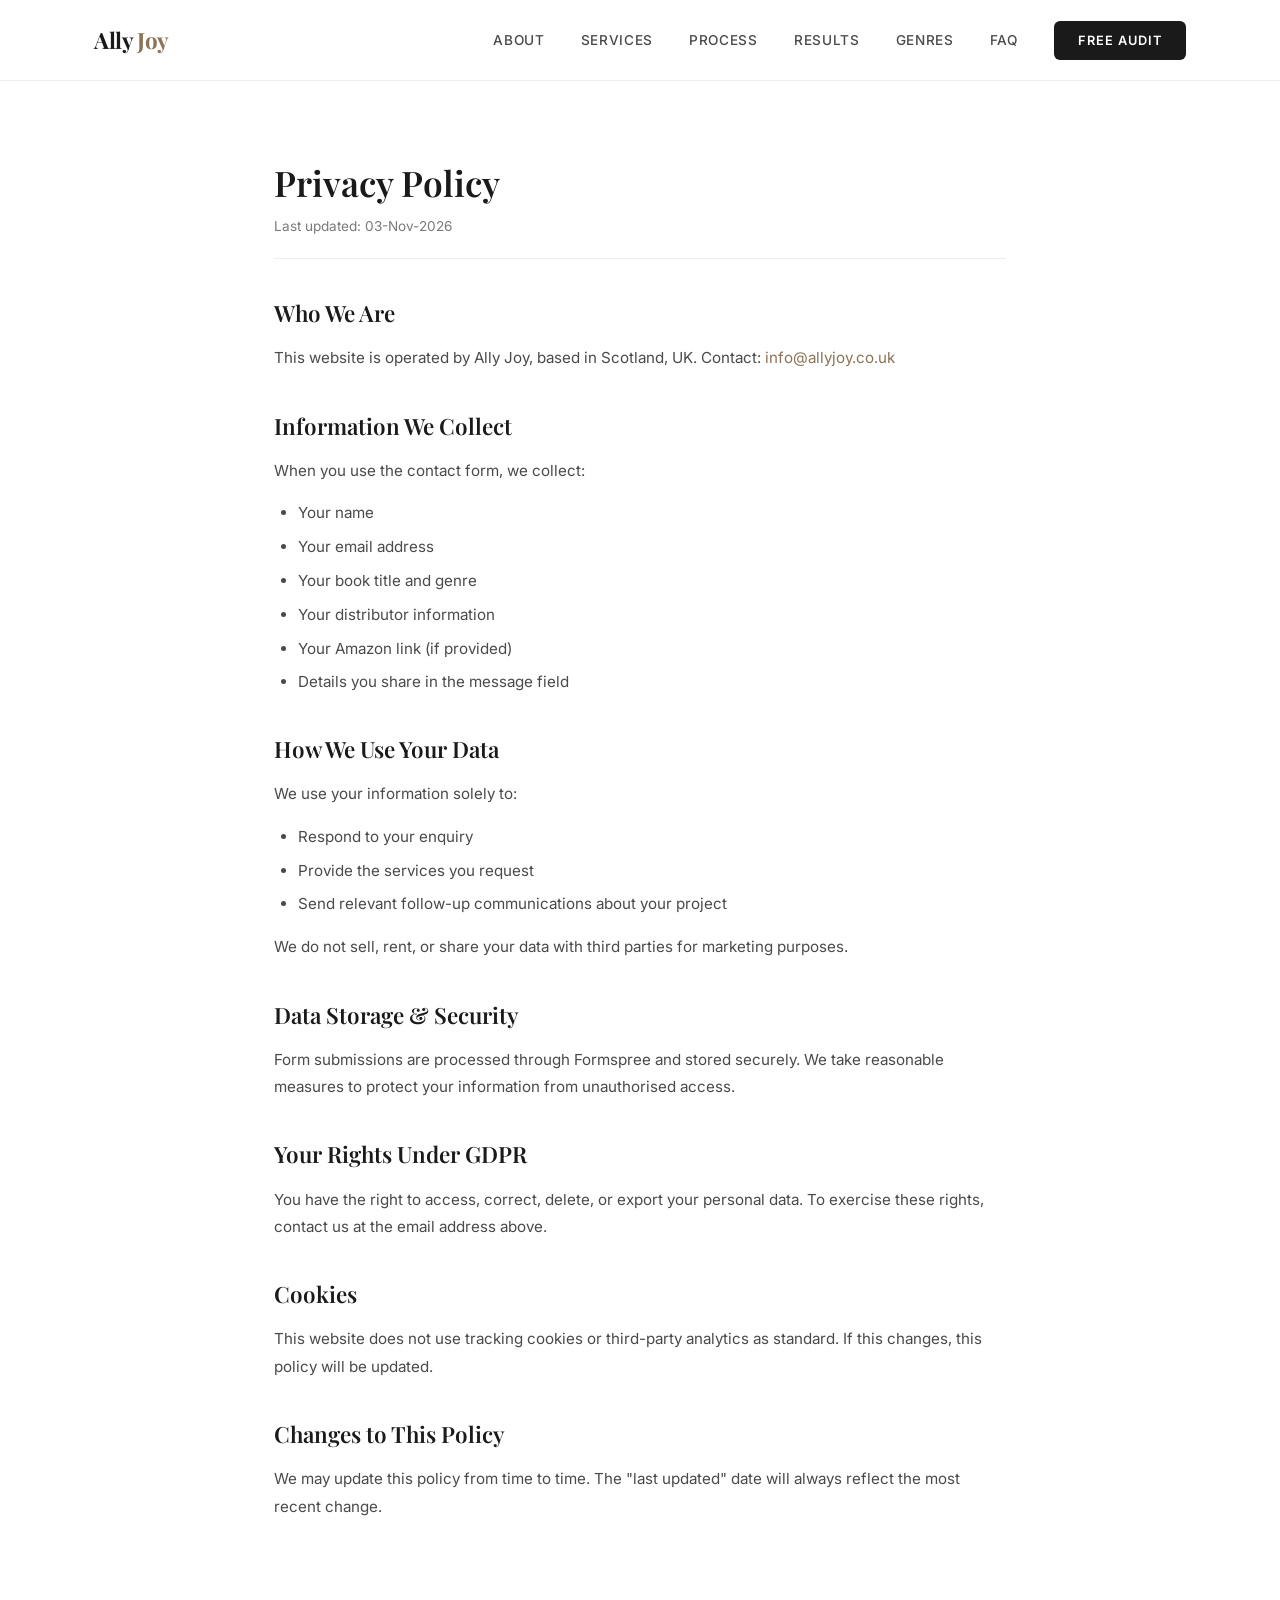
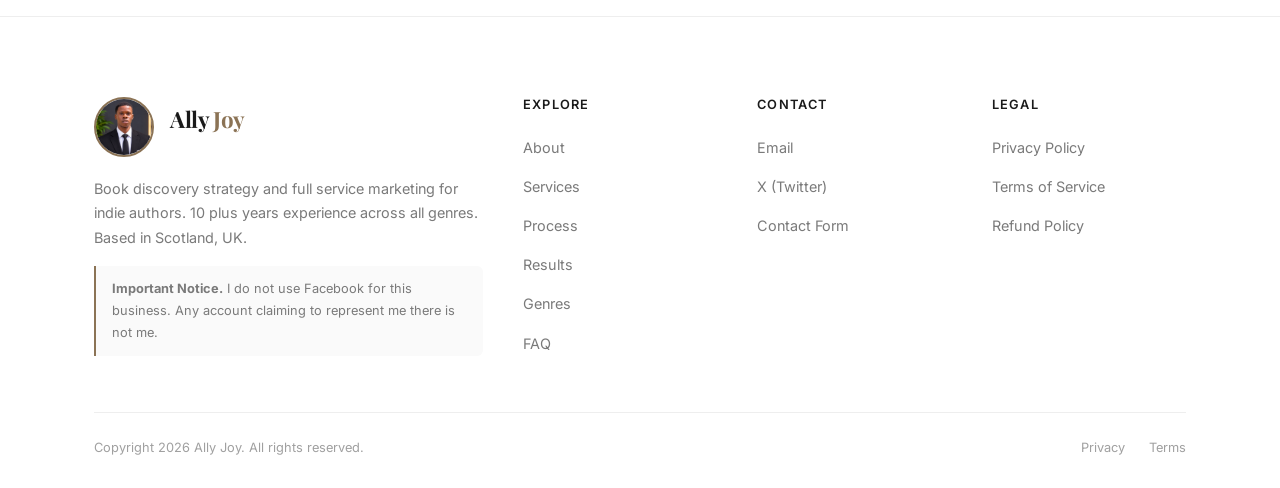
<file: privacy.html>
<!DOCTYPE html>
<html lang="en">
<head>
    <meta charset="UTF-8">
    <meta name="viewport" content="width=device-width, initial-scale=1.0">
    <title>Privacy Policy — Ally Joy</title>
    <link rel="icon" type="image/x-icon" href="favicon.ico">
    <link rel="icon" type="image/png" sizes="32x32" href="favicon-32x32.png">
    <link rel="icon" type="image/png" sizes="16x16" href="favicon-16x16.png">
    <link rel="apple-touch-icon" sizes="180x180" href="apple-touch-icon.png">
    <link rel="preconnect" href="https://fonts.googleapis.com">
    <link rel="preconnect" href="https://fonts.gstatic.com" crossorigin>
    <link href="https://fonts.googleapis.com/css2?family=Playfair+Display:ital,wght@0,400;0,600;0,700;1,400&family=Inter:wght@300;400;500;600;700&display=swap" rel="stylesheet">
    <link rel="stylesheet" href="styles.css">
</head>
<body>

    <nav class="nav" id="nav">
        <div class="container nav__inner">
            <a href="index.html" class="nav__logo">Ally<span>Joy</span></a>
            <ul class="nav__links" id="navLinks">
                <li><a href="about.html">About</a></li>
                <li><a href="services.html">Services</a></li>
                <li><a href="process.html">Process</a></li>
                <li><a href="results.html">Results</a></li>
                <li><a href="genres.html">Genres</a></li>
                <li><a href="faq.html">FAQ</a></li>
                <li><a href="contact.html" class="nav__cta">Free Audit</a></li>
            </ul>
            <button class="nav__toggle" id="navToggle" aria-label="Toggle menu"><span></span><span></span><span></span></button>
        </div>
    </nav>

    <div class="legal-page">
        <div class="container container--narrow">
            <h1>Privacy Policy</h1>
            <p class="last-updated">Last updated: 03-Nov-2026</p>

            <h2>Who We Are</h2>
            <p>This website is operated by Ally Joy, based in Scotland, UK. Contact: <a href="mailto:info@allyjoy.co.uk">info@allyjoy.co.uk</a></p>

            <h2>Information We Collect</h2>
            <p>When you use the contact form, we collect:</p>
            <ul>
                <li>Your name</li>
                <li>Your email address</li>
                <li>Your book title and genre</li>
                <li>Your distributor information</li>
                <li>Your Amazon link (if provided)</li>
                <li>Details you share in the message field</li>
            </ul>

            <h2>How We Use Your Data</h2>
            <p>We use your information solely to:</p>
            <ul>
                <li>Respond to your enquiry</li>
                <li>Provide the services you request</li>
                <li>Send relevant follow-up communications about your project</li>
            </ul>
            <p>We do not sell, rent, or share your data with third parties for marketing purposes.</p>

            <h2>Data Storage & Security</h2>
            <p>Form submissions are processed through Formspree and stored securely. We take reasonable measures to protect your information from unauthorised access.</p>

            <h2>Your Rights Under GDPR</h2>
            <p>You have the right to access, correct, delete, or export your personal data. To exercise these rights, contact us at the email address above.</p>

            <h2>Cookies</h2>
            <p>This website does not use tracking cookies or third-party analytics as standard. If this changes, this policy will be updated.</p>

            <h2>Changes to This Policy</h2>
            <p>We may update this policy from time to time. The "last updated" date will always reflect the most recent change.</p>
        </div>
    </div>

    <!-- FULL FOOTER -->
    <footer class="footer">
        <div class="container">
            <div class="footer__inner">
                <div class="footer__brand">
                    <div class="footer__brand-header">
                        <img src="Ally.png" alt="Ally Joy" class="footer__brand-photo">
                        <a href="index.html" class="nav__logo">Ally<span>Joy</span></a>
                    </div>
                    <p>Book discovery strategy and full service marketing for indie authors. 10 plus years experience across all genres. Based in Scotland, UK.</p>
                    <p class="footer__notice"><strong>Important Notice.</strong> I do not use Facebook for this business. Any account claiming to represent me there is not me.</p>
                </div>
                <div>
                    <h4>Explore</h4>
                    <ul>
                        <li><a href="about.html">About</a></li>
                        <li><a href="services.html">Services</a></li>
                        <li><a href="process.html">Process</a></li>
                        <li><a href="results.html">Results</a></li>
                        <li><a href="genres.html">Genres</a></li>
                        <li><a href="faq.html">FAQ</a></li>
                    </ul>
                </div>
                <div>
                    <h4>Contact</h4>
                    <ul>
                        <li><a href="mailto:info@allyjoy.co.uk">Email</a></li>
                        <li><a href="https://x.com/allyjoyuk" target="_blank" rel="noopener">X (Twitter)</a></li>
                        <li><a href="contact.html">Contact Form</a></li>
                    </ul>
                </div>
                <div>
                    <h4>Legal</h4>
                    <ul>
                        <li><a href="privacy.html">Privacy Policy</a></li>
                        <li><a href="terms.html">Terms of Service</a></li>
                        <li><a href="refund.html">Refund Policy</a></li>
                    </ul>
                </div>
            </div>
            <div class="footer__bottom">
                <p>Copyright <span class="current-year">2026</span> Ally Joy. All rights reserved.</p>
                <div>
                    <a href="privacy.html">Privacy</a>
                    <a href="terms.html">Terms</a>
                </div>
            </div>
        </div>
    </footer>

    <script src="script.js"></script>
</body>
</html>
</file>
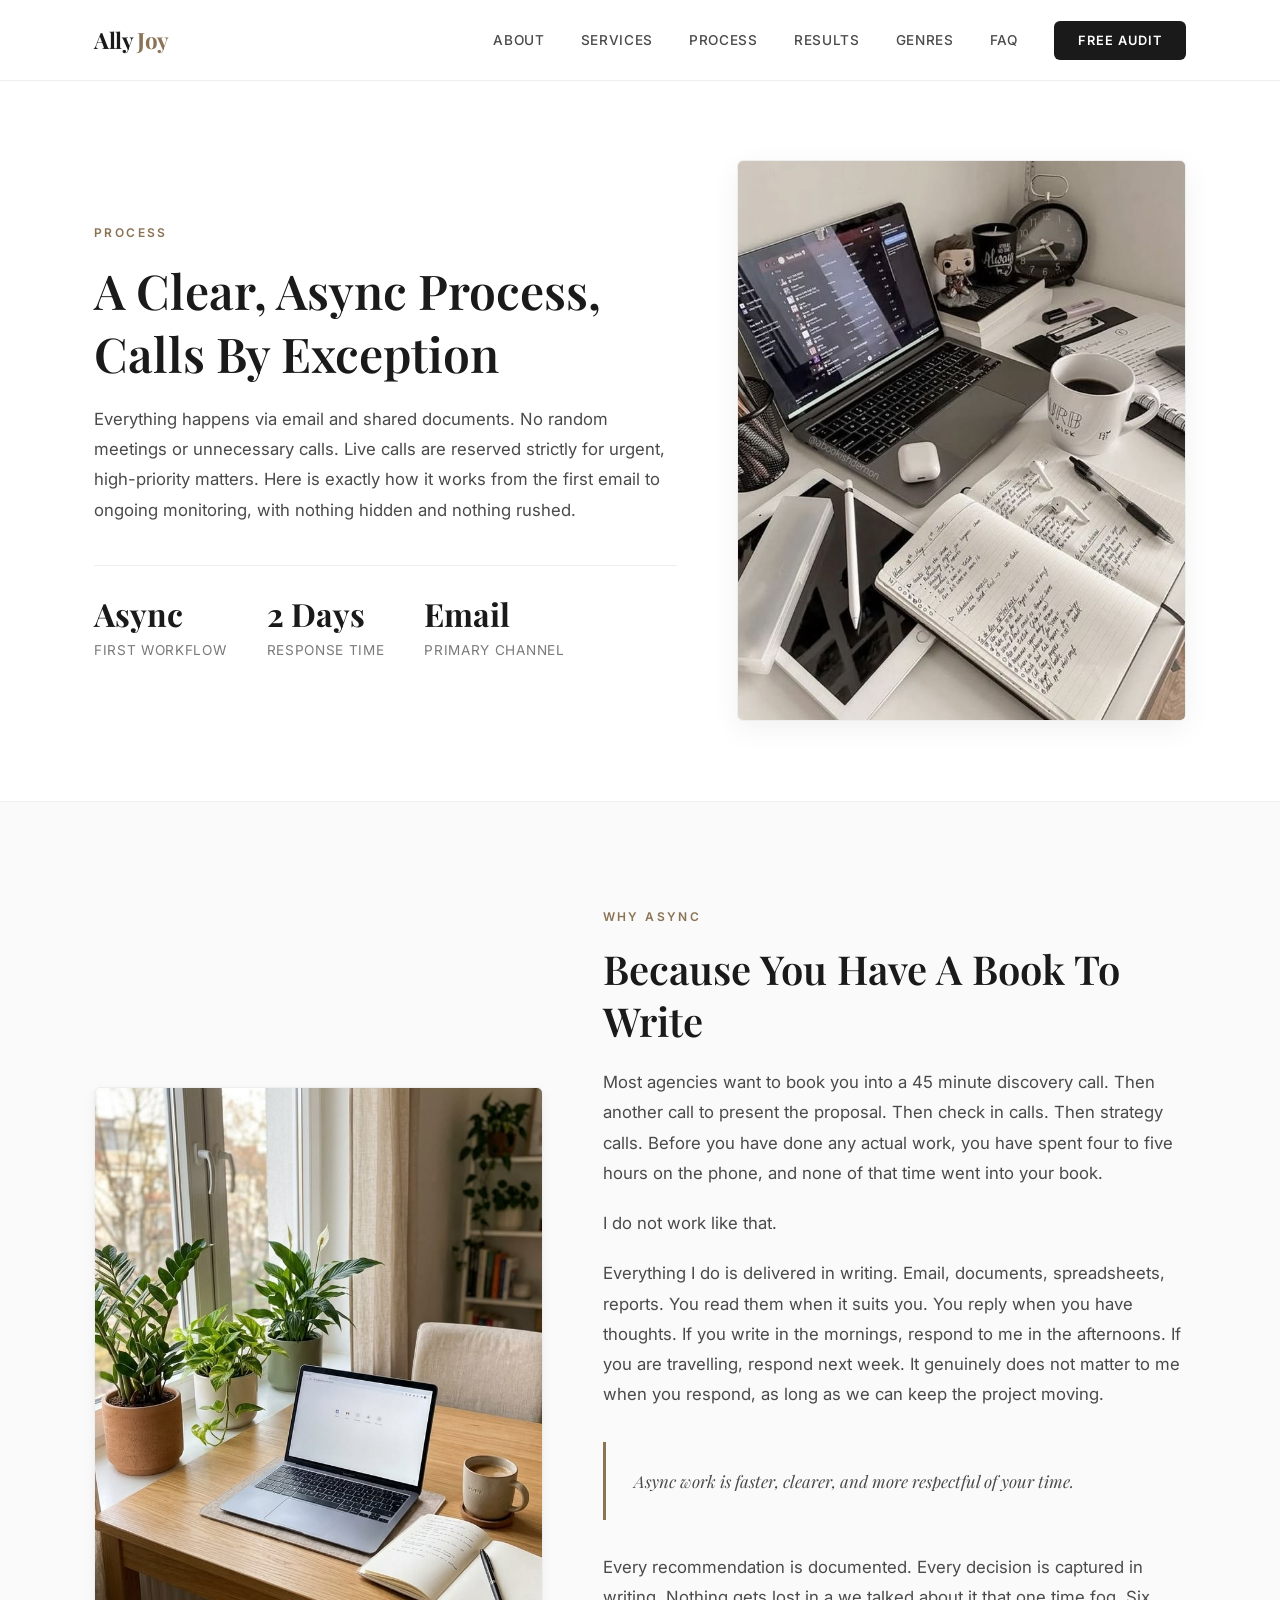
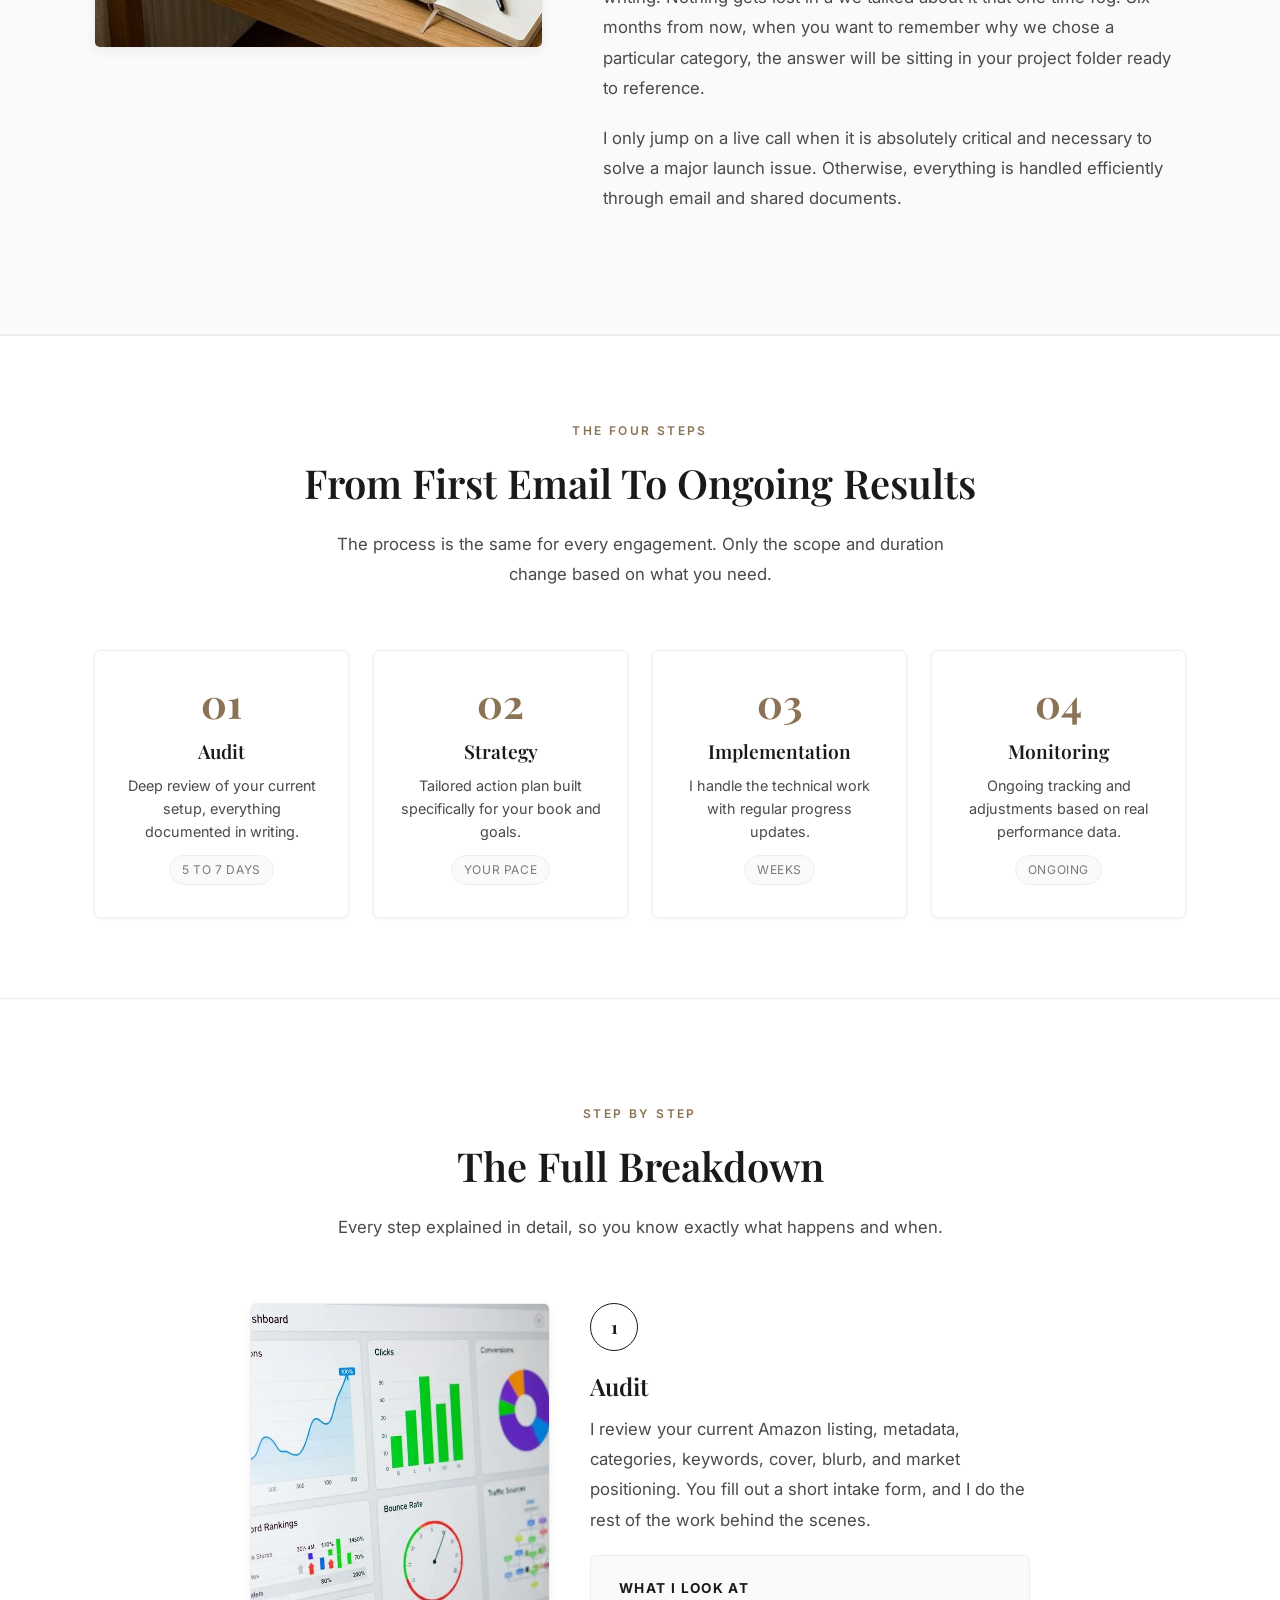
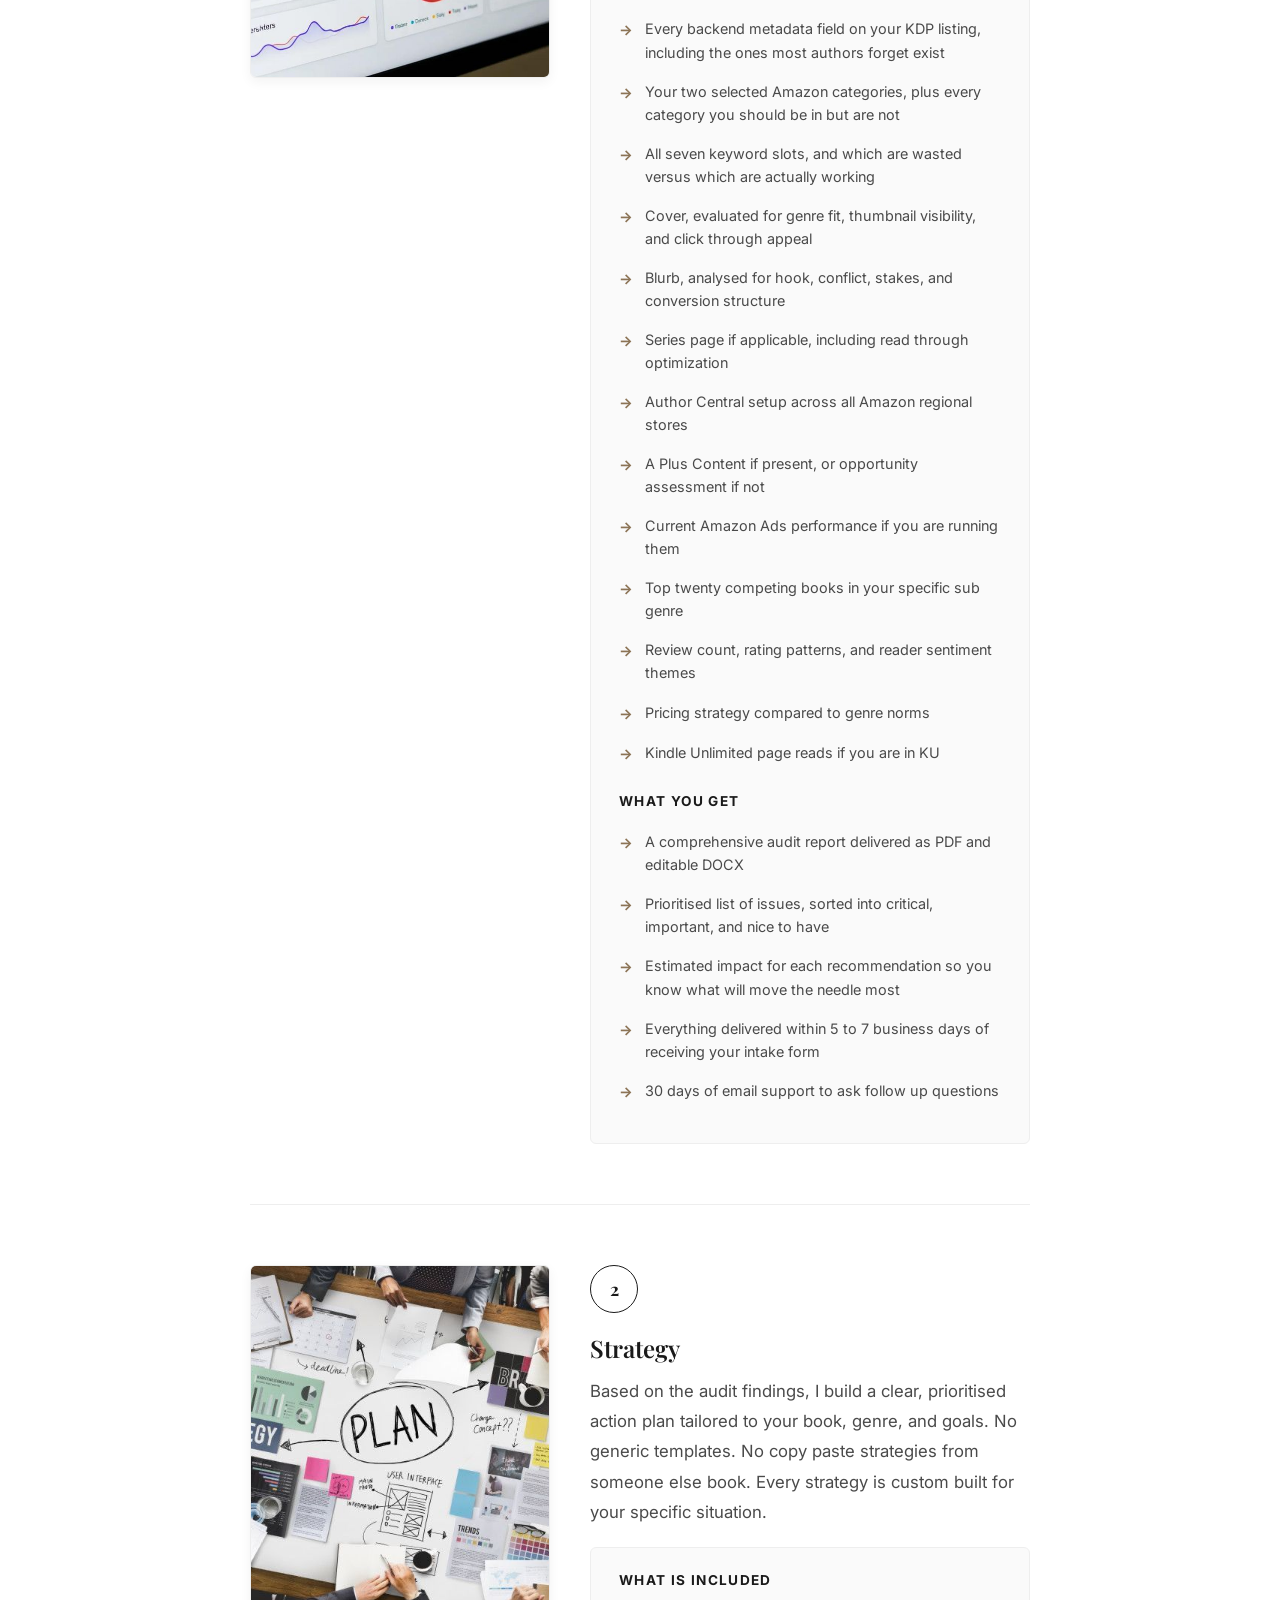
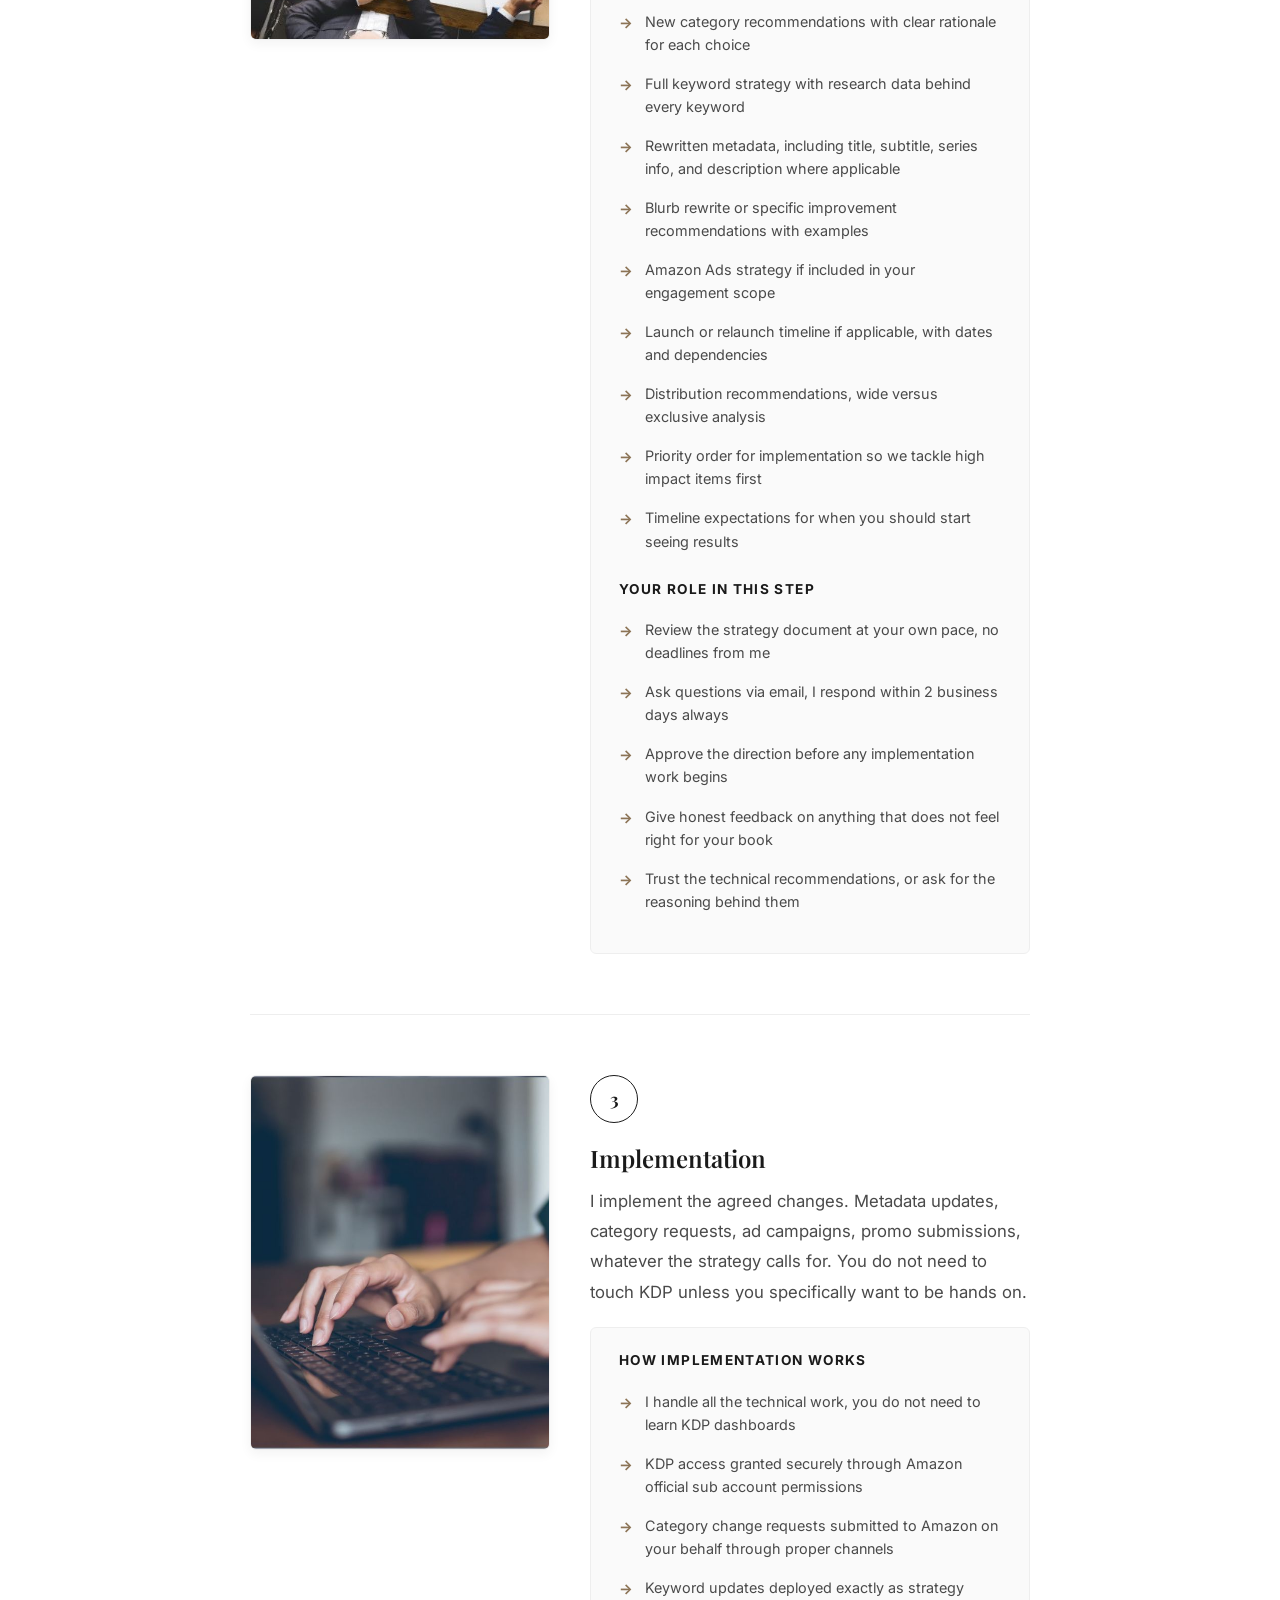
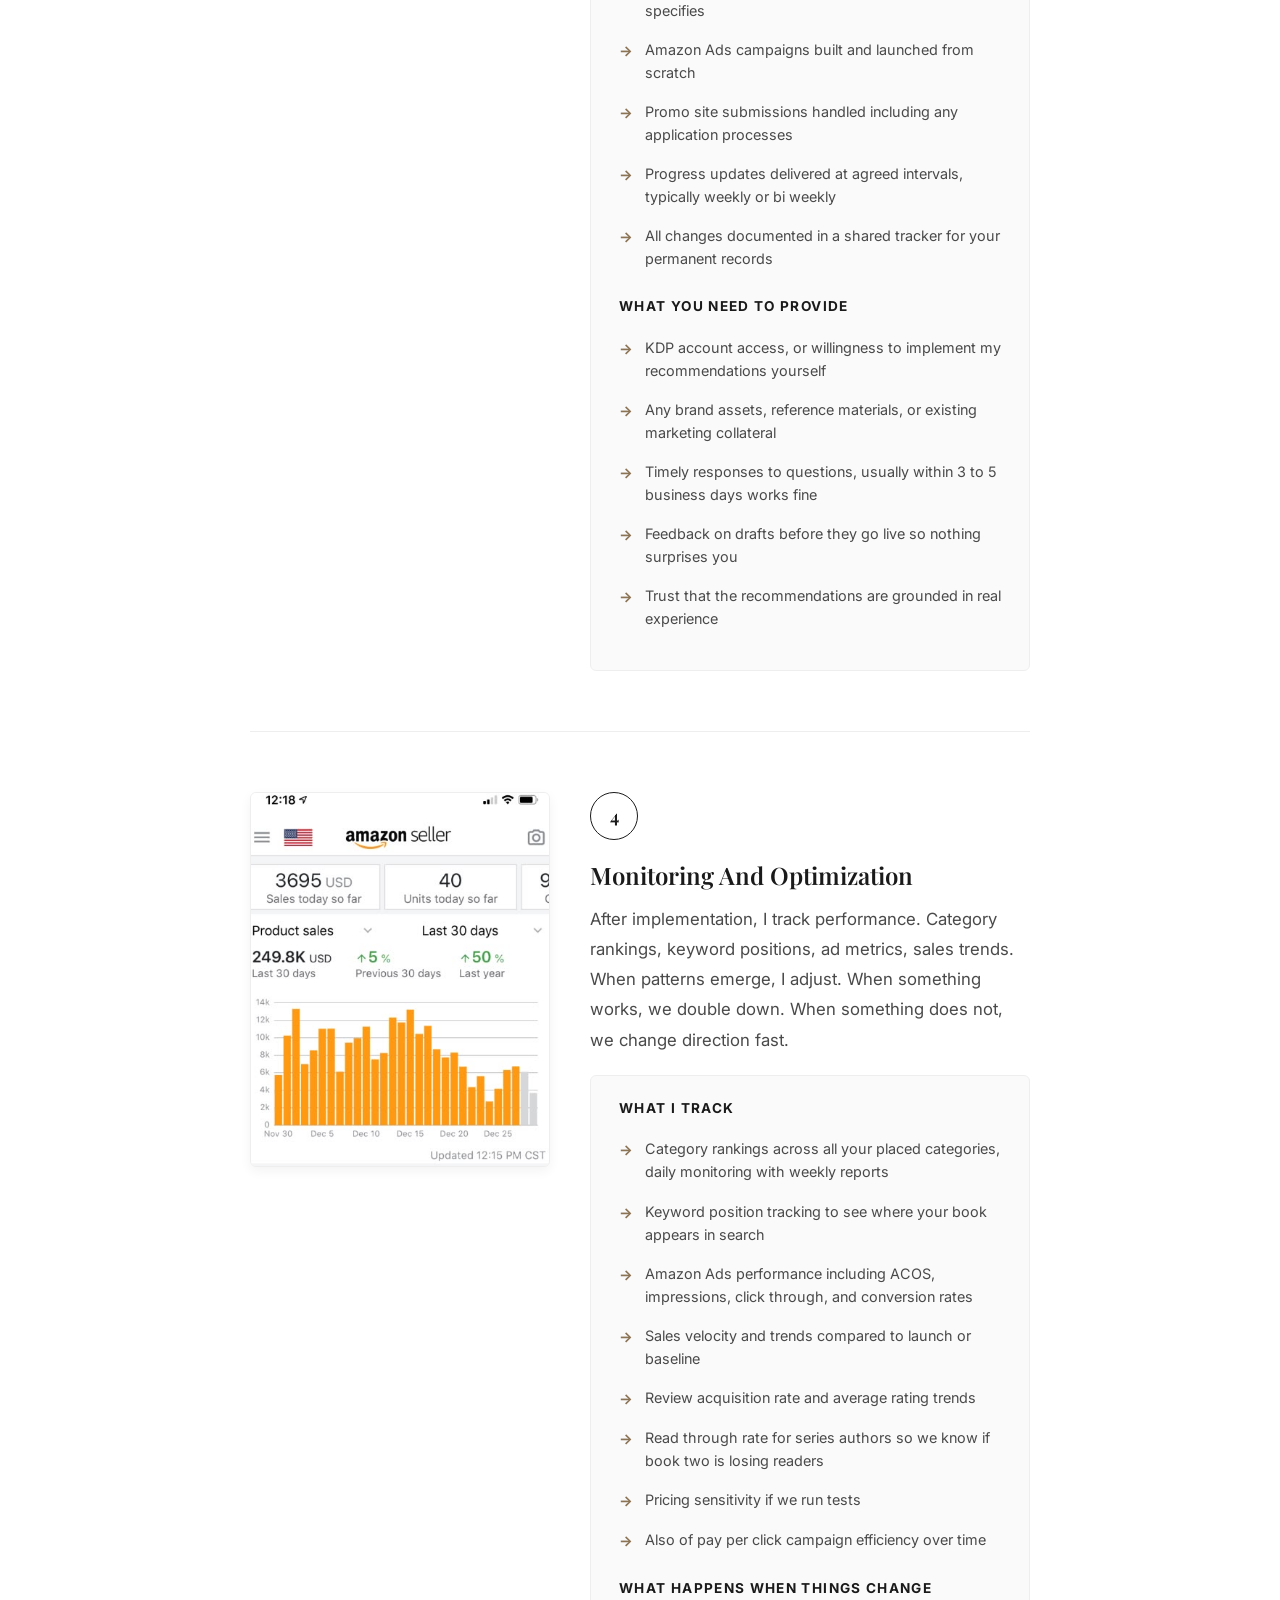
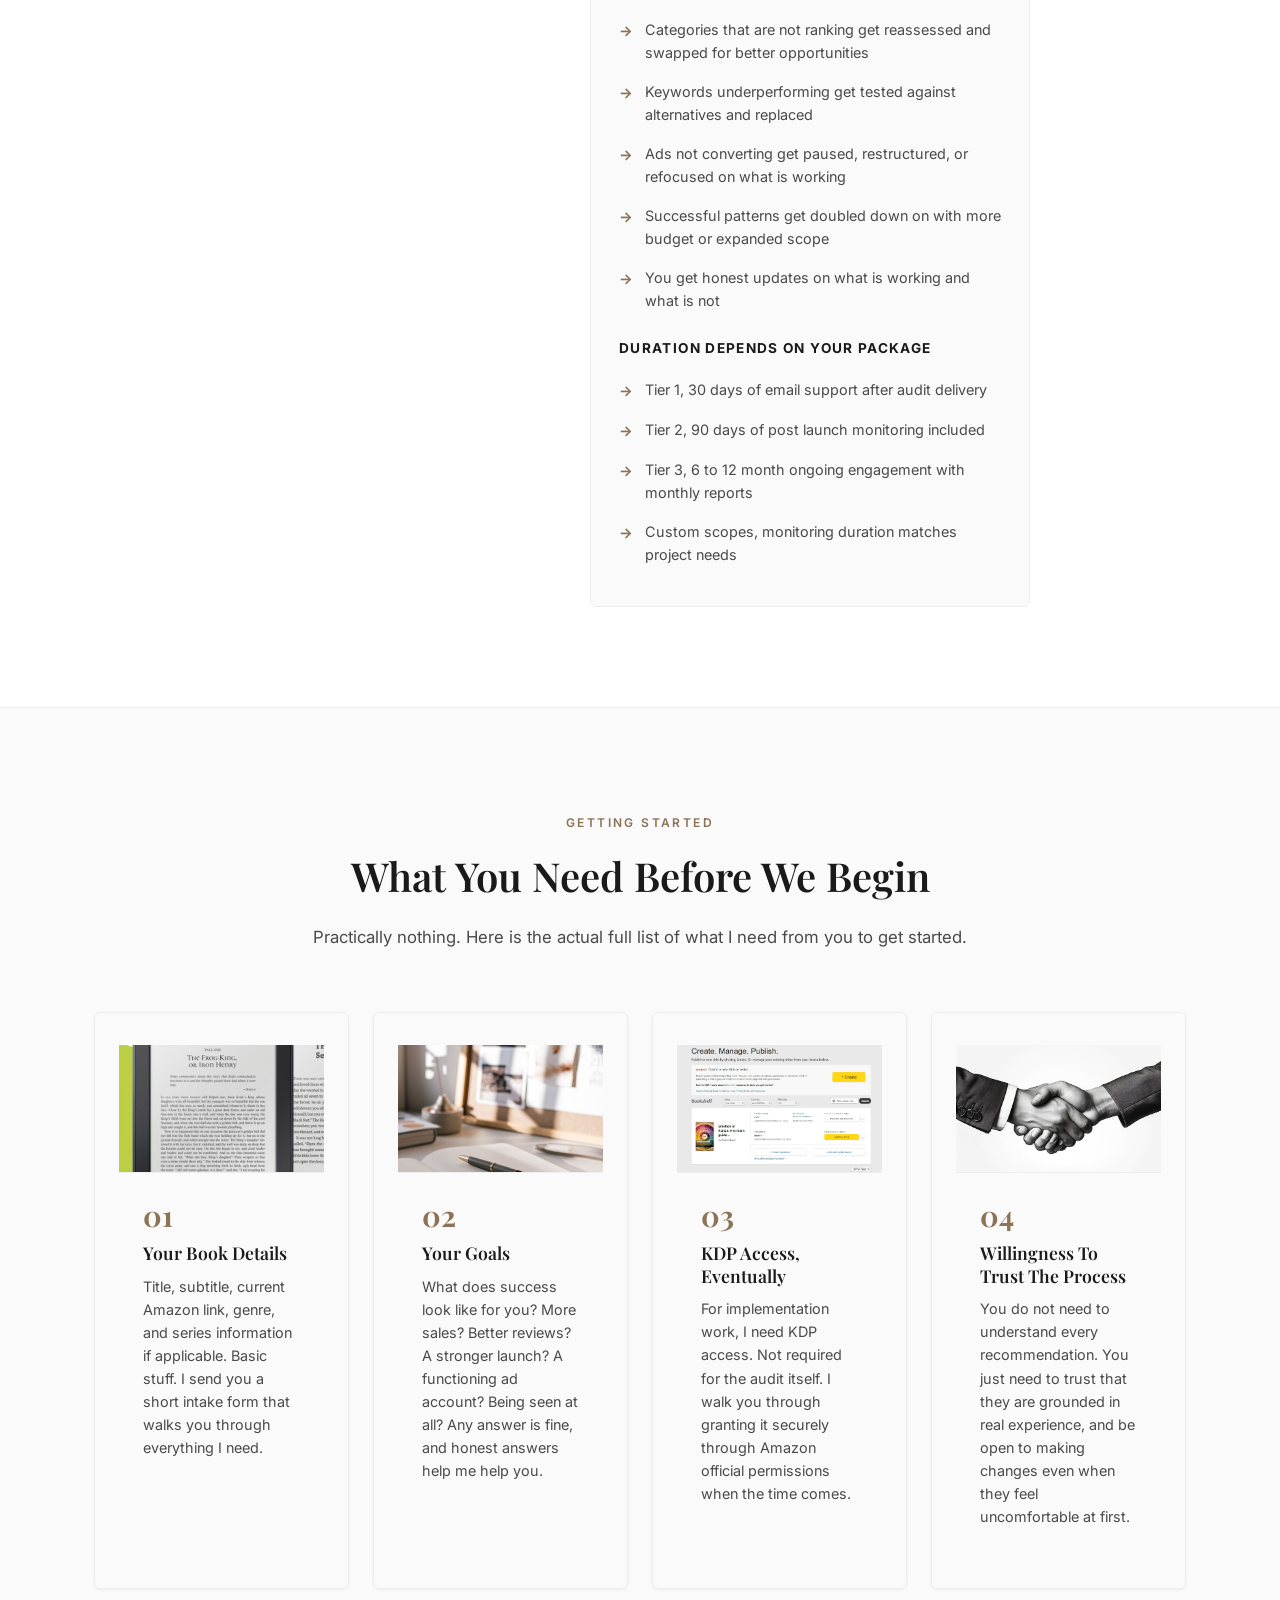
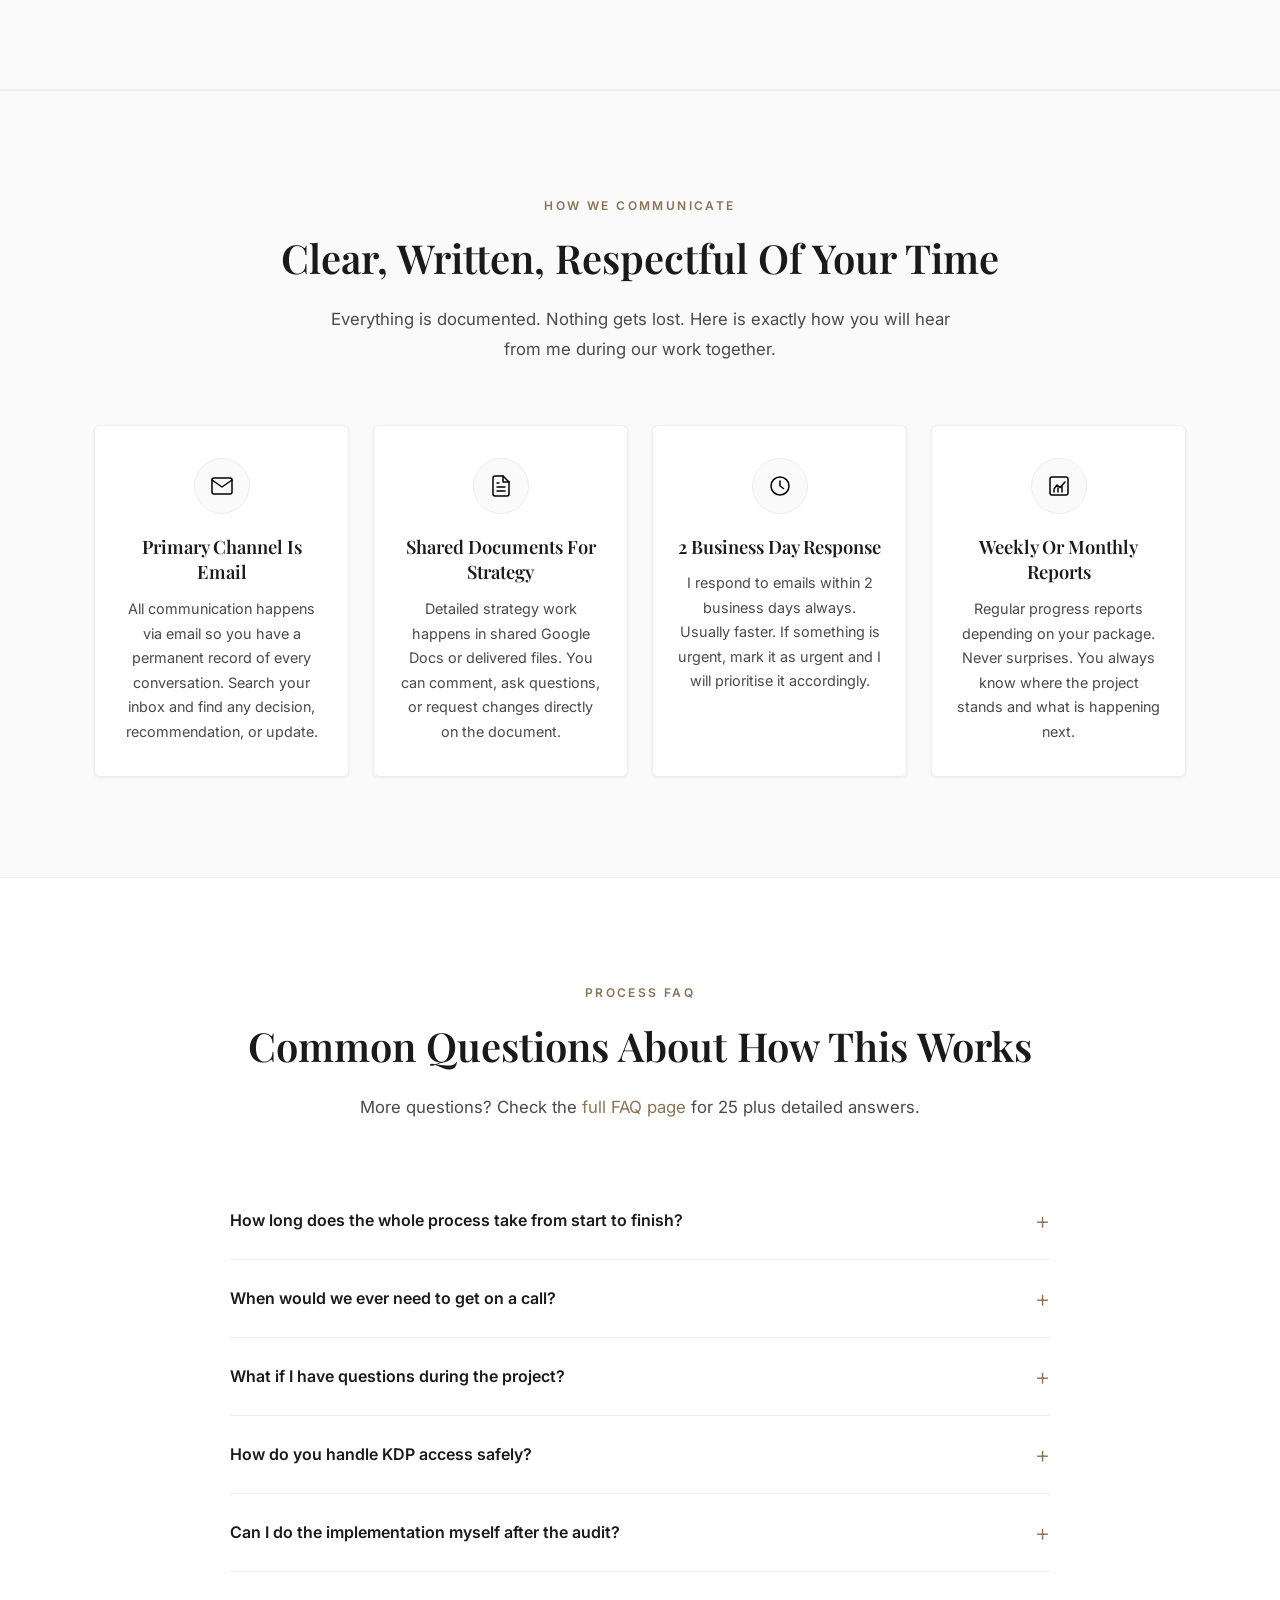
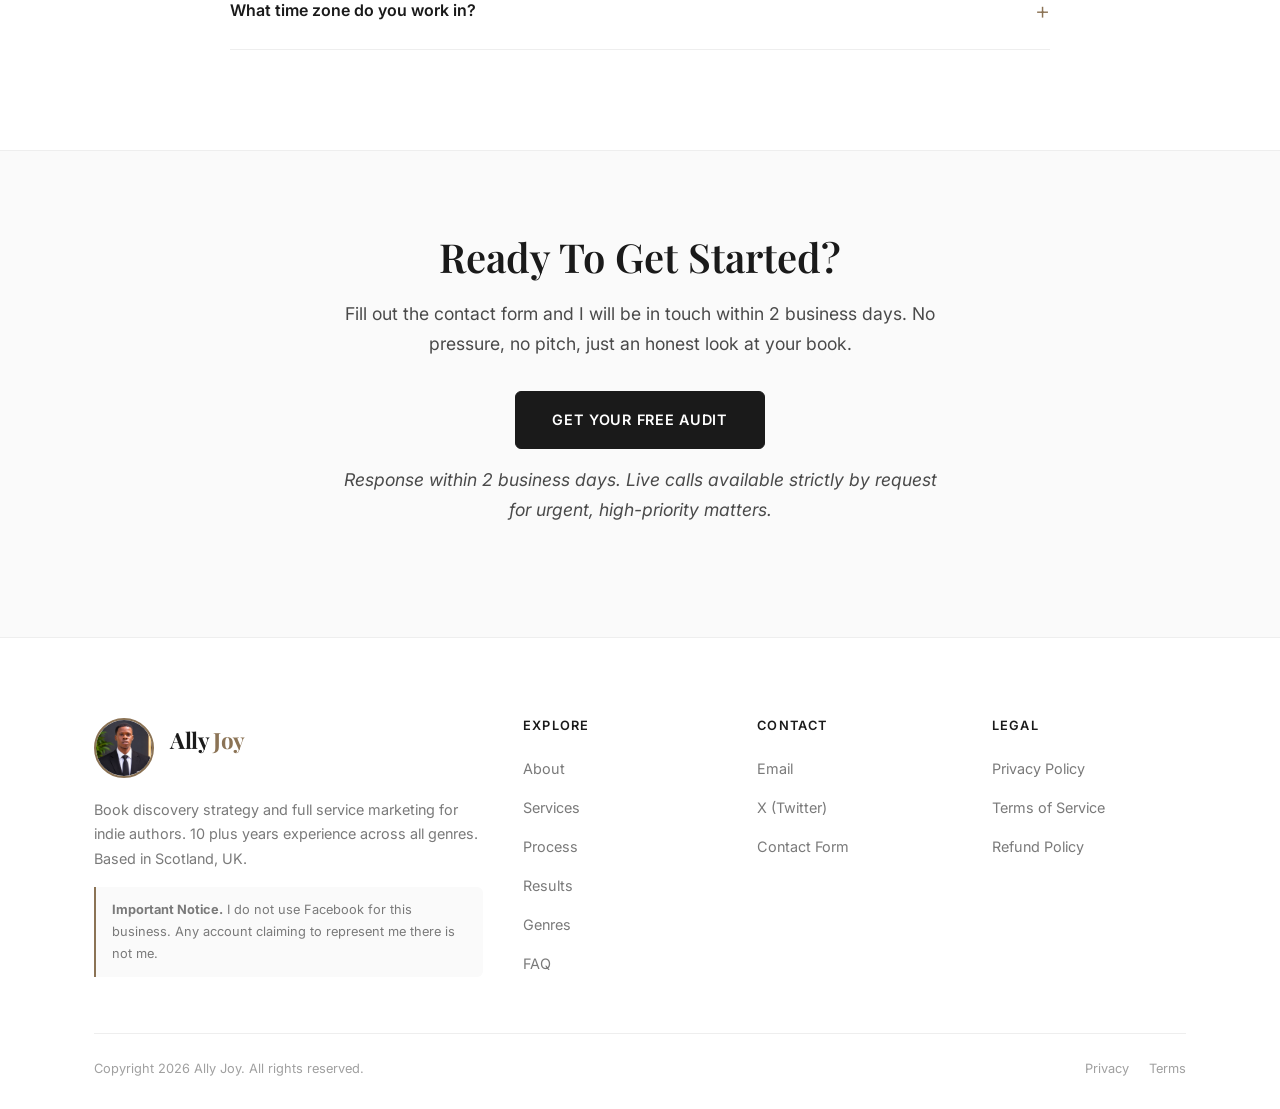
<file: process.html>
<!DOCTYPE html>
<html lang="en">
<head>
    <meta charset="UTF-8">
    <meta name="viewport" content="width=device-width, initial-scale=1.0">
    <title>Process — Ally Joy | Book Discovery Strategist</title>
    <meta name="description" content="A clear, async process for indie book marketing. Async by default, live calls strictly by request for urgent matters. Audit, strategy, implementation, and monitoring, step by step.">
    <link rel="icon" type="image/x-icon" href="favicon.ico">
    <link rel="icon" type="image/png" sizes="32x32" href="favicon-32x32.png">
    <link rel="icon" type="image/png" sizes="16x16" href="favicon-16x16.png">
    <link rel="apple-touch-icon" sizes="180x180" href="apple-touch-icon.png">
    <link rel="preconnect" href="https://fonts.googleapis.com">
    <link rel="preconnect" href="https://fonts.gstatic.com" crossorigin>
    <link href="https://fonts.googleapis.com/css2?family=Playfair+Display:ital,wght@0,400;0,600;0,700;1,400&family=Inter:wght@300;400;500;600;700&display=swap" rel="stylesheet">
    <link rel="stylesheet" href="styles.css">
</head>
<body>

    <nav class="nav" id="nav">
        <div class="container nav__inner">
            <a href="index.html" class="nav__logo">Ally<span>Joy</span></a>
            <ul class="nav__links" id="navLinks">
                <li><a href="about.html">About</a></li>
                <li><a href="services.html">Services</a></li>
                <li><a href="process.html">Process</a></li>
                <li><a href="results.html">Results</a></li>
                <li><a href="genres.html">Genres</a></li>
                <li><a href="faq.html">FAQ</a></li>
                <li><a href="contact.html" class="nav__cta">Free Audit</a></li>
            </ul>
            <button class="nav__toggle" id="navToggle" aria-label="Toggle menu"><span></span><span></span><span></span></button>
        </div>
    </nav>

    <!-- HERO -->
    <section class="process-hero">
        <div class="container">
            <div class="process-hero__grid">
                <div class="process-hero__content fade-in">
                    <span class="section-label">Process</span>
                    <h1 class="section-title" style="font-size: clamp(2rem, 4vw, 3rem);">A Clear, Async Process, Calls By Exception</h1>
                    <p class="section-subtitle">Everything happens via email and shared documents. No random meetings or unnecessary calls. Live calls are reserved strictly for urgent, high-priority matters. Here is exactly how it works from the first email to ongoing monitoring, with nothing hidden and nothing rushed.</p>
                    <div class="process-hero__meta">
                        <div class="process-hero__meta-item">
                            <strong>Async</strong>
                            <span>First workflow</span>
                        </div>
                        <div class="process-hero__meta-item">
                            <strong>2 Days</strong>
                            <span>Response time</span>
                        </div>
                        <div class="process-hero__meta-item">
                            <strong>Email</strong>
                            <span>Primary channel</span>
                        </div>
                    </div>
                </div>
                <div class="process-hero__image fade-in">
                    <img src="Clean workspace with laptop and documents for async work.jpg" alt="Clean workspace with laptop and documents for async work" loading="lazy">
                </div>
            </div>
        </div>
    </section>

    <!-- WHY ASYNC -->
    <section class="why-async">
        <div class="container">
            <div class="why-async__inner">
                <div class="why-async__image fade-in">
                    <img src="Peaceful writing space representing focused work time.jpg" alt="Peaceful writing space representing focused work time" loading="lazy">
                </div>
                <div class="why-async__content fade-in">
                    <span class="section-label">Why Async</span>
                    <h2 class="section-title">Because You Have A Book To Write</h2>
                    <p>Most agencies want to book you into a 45 minute discovery call. Then another call to present the proposal. Then check in calls. Then strategy calls. Before you have done any actual work, you have spent four to five hours on the phone, and none of that time went into your book.</p>
                    <p>I do not work like that.</p>
                    <p>Everything I do is delivered in writing. Email, documents, spreadsheets, reports. You read them when it suits you. You reply when you have thoughts. If you write in the mornings, respond to me in the afternoons. If you are travelling, respond next week. It genuinely does not matter to me when you respond, as long as we can keep the project moving.</p>
                    <p class="my-story__pullquote">Async work is faster, clearer, and more respectful of your time.</p>
                    <p>Every recommendation is documented. Every decision is captured in writing. Nothing gets lost in a we talked about it that one time fog. Six months from now, when you want to remember why we chose a particular category, the answer will be sitting in your project folder ready to reference.</p>
                    <p>I only jump on a live call when it is absolutely critical and necessary to solve a major launch issue. Otherwise, everything is handled efficiently through email and shared documents.</p>
                </div>
            </div>
        </div>
    </section>

    <!-- TIMELINE OVERVIEW -->
    <section class="timeline-overview">
        <div class="container">
            <div class="section-header section-header--center fade-in">
                <span class="section-label">The Four Steps</span>
                <h2 class="section-title">From First Email To Ongoing Results</h2>
                <p class="section-subtitle">The process is the same for every engagement. Only the scope and duration change based on what you need.</p>
            </div>
            <div class="timeline-overview__grid fade-in">
                <div class="timeline-overview__step">
                    <div class="timeline-overview__number">01</div>
                    <h4>Audit</h4>
                    <p>Deep review of your current setup, everything documented in writing.</p>
                    <span class="timeline-overview__duration">5 to 7 days</span>
                </div>
                <div class="timeline-overview__step">
                    <div class="timeline-overview__number">02</div>
                    <h4>Strategy</h4>
                    <p>Tailored action plan built specifically for your book and goals.</p>
                    <span class="timeline-overview__duration">Your pace</span>
                </div>
                <div class="timeline-overview__step">
                    <div class="timeline-overview__number">03</div>
                    <h4>Implementation</h4>
                    <p>I handle the technical work with regular progress updates.</p>
                    <span class="timeline-overview__duration">Weeks</span>
                </div>
                <div class="timeline-overview__step">
                    <div class="timeline-overview__number">04</div>
                    <h4>Monitoring</h4>
                    <p>Ongoing tracking and adjustments based on real performance data.</p>
                    <span class="timeline-overview__duration">Ongoing</span>
                </div>
            </div>
        </div>
    </section>

    <!-- DETAILED TIMELINE -->
    <section class="process-timeline">
        <div class="container">
            <div class="section-header section-header--center fade-in">
                <span class="section-label">Step By Step</span>
                <h2 class="section-title">The Full Breakdown</h2>
                <p class="section-subtitle">Every step explained in detail, so you know exactly what happens and when.</p>
            </div>

            <div class="timeline">
                <div class="timeline__item fade-in">
                    <div class="timeline__image">
                        <img src="Detailed audit report on laptop screen.jpg" alt="Comprehensive audit report on desk with analytics" loading="lazy">
                    </div>
                    <div class="timeline__content">
                        <div class="timeline__dot">1</div>
                        <h3>Audit</h3>
                        <p class="timeline__lead">I review your current Amazon listing, metadata, categories, keywords, cover, blurb, and market positioning. You fill out a short intake form, and I do the rest of the work behind the scenes.</p>

                        <div class="timeline__detail">
                            <h4>What I Look At</h4>
                            <ul>
                                <li>Every backend metadata field on your KDP listing, including the ones most authors forget exist</li>
                                <li>Your two selected Amazon categories, plus every category you should be in but are not</li>
                                <li>All seven keyword slots, and which are wasted versus which are actually working</li>
                                <li>Cover, evaluated for genre fit, thumbnail visibility, and click through appeal</li>
                                <li>Blurb, analysed for hook, conflict, stakes, and conversion structure</li>
                                <li>Series page if applicable, including read through optimization</li>
                                <li>Author Central setup across all Amazon regional stores</li>
                                <li>A Plus Content if present, or opportunity assessment if not</li>
                                <li>Current Amazon Ads performance if you are running them</li>
                                <li>Top twenty competing books in your specific sub genre</li>
                                <li>Review count, rating patterns, and reader sentiment themes</li>
                                <li>Pricing strategy compared to genre norms</li>
                                <li>Kindle Unlimited page reads if you are in KU</li>
                            </ul>

                            <h4>What You Get</h4>
                            <ul>
                                <li>A comprehensive audit report delivered as PDF and editable DOCX</li>
                                <li>Prioritised list of issues, sorted into critical, important, and nice to have</li>
                                <li>Estimated impact for each recommendation so you know what will move the needle most</li>
                                <li>Everything delivered within 5 to 7 business days of receiving your intake form</li>
                                <li>30 days of email support to ask follow up questions</li>
                            </ul>
                        </div>
                    </div>
                </div>

                <div class="timeline__item fade-in">
                    <div class="timeline__image">
                        <img src="Strategy planning documents and sticky notes.jpg" alt="Strategy planning documents with sticky notes" loading="lazy">
                    </div>
                    <div class="timeline__content">
                        <div class="timeline__dot">2</div>
                        <h3>Strategy</h3>
                        <p class="timeline__lead">Based on the audit findings, I build a clear, prioritised action plan tailored to your book, genre, and goals. No generic templates. No copy paste strategies from someone else book. Every strategy is custom built for your specific situation.</p>

                        <div class="timeline__detail">
                            <h4>What Is Included</h4>
                            <ul>
                                <li>New category recommendations with clear rationale for each choice</li>
                                <li>Full keyword strategy with research data behind every keyword</li>
                                <li>Rewritten metadata, including title, subtitle, series info, and description where applicable</li>
                                <li>Blurb rewrite or specific improvement recommendations with examples</li>
                                <li>Amazon Ads strategy if included in your engagement scope</li>
                                <li>Launch or relaunch timeline if applicable, with dates and dependencies</li>
                                <li>Distribution recommendations, wide versus exclusive analysis</li>
                                <li>Priority order for implementation so we tackle high impact items first</li>
                                <li>Timeline expectations for when you should start seeing results</li>
                            </ul>

                            <h4>Your Role In This Step</h4>
                            <ul>
                                <li>Review the strategy document at your own pace, no deadlines from me</li>
                                <li>Ask questions via email, I respond within 2 business days always</li>
                                <li>Approve the direction before any implementation work begins</li>
                                <li>Give honest feedback on anything that does not feel right for your book</li>
                                <li>Trust the technical recommendations, or ask for the reasoning behind them</li>
                            </ul>
                        </div>
                    </div>
                </div>

                <div class="timeline__item fade-in">
                    <div class="timeline__image">
                        <img src="Hands typing on keyboard implementing metadata changes.jpg" alt="Hands typing on keyboard implementing metadata changes" loading="lazy">
                    </div>
                    <div class="timeline__content">
                        <div class="timeline__dot">3</div>
                        <h3>Implementation</h3>
                        <p class="timeline__lead">I implement the agreed changes. Metadata updates, category requests, ad campaigns, promo submissions, whatever the strategy calls for. You do not need to touch KDP unless you specifically want to be hands on.</p>

                        <div class="timeline__detail">
                            <h4>How Implementation Works</h4>
                            <ul>
                                <li>I handle all the technical work, you do not need to learn KDP dashboards</li>
                                <li>KDP access granted securely through Amazon official sub account permissions</li>
                                <li>Category change requests submitted to Amazon on your behalf through proper channels</li>
                                <li>Keyword updates deployed exactly as strategy specifies</li>
                                <li>Amazon Ads campaigns built and launched from scratch</li>
                                <li>Promo site submissions handled including any application processes</li>
                                <li>Progress updates delivered at agreed intervals, typically weekly or bi weekly</li>
                                <li>All changes documented in a shared tracker for your permanent records</li>
                            </ul>

                            <h4>What You Need To Provide</h4>
                            <ul>
                                <li>KDP account access, or willingness to implement my recommendations yourself</li>
                                <li>Any brand assets, reference materials, or existing marketing collateral</li>
                                <li>Timely responses to questions, usually within 3 to 5 business days works fine</li>
                                <li>Feedback on drafts before they go live so nothing surprises you</li>
                                <li>Trust that the recommendations are grounded in real experience</li>
                            </ul>
                        </div>
                    </div>
                </div>

                <div class="timeline__item fade-in">
                    <div class="timeline__image">
                        <img src="Amazon KDP dashboard and analytics.jpg" alt="Analytics dashboard showing performance metrics and trends" loading="lazy">
                    </div>
                    <div class="timeline__content">
                        <div class="timeline__dot">4</div>
                        <h3>Monitoring And Optimization</h3>
                        <p class="timeline__lead">After implementation, I track performance. Category rankings, keyword positions, ad metrics, sales trends. When patterns emerge, I adjust. When something works, we double down. When something does not, we change direction fast.</p>

                        <div class="timeline__detail">
                            <h4>What I Track</h4>
                            <ul>
                                <li>Category rankings across all your placed categories, daily monitoring with weekly reports</li>
                                <li>Keyword position tracking to see where your book appears in search</li>
                                <li>Amazon Ads performance including ACOS, impressions, click through, and conversion rates</li>
                                <li>Sales velocity and trends compared to launch or baseline</li>
                                <li>Review acquisition rate and average rating trends</li>
                                <li>Read through rate for series authors so we know if book two is losing readers</li>
                                <li>Pricing sensitivity if we run tests</li>
                                <li>Also of pay per click campaign efficiency over time</li>
                            </ul>

                            <h4>What Happens When Things Change</h4>
                            <ul>
                                <li>Categories that are not ranking get reassessed and swapped for better opportunities</li>
                                <li>Keywords underperforming get tested against alternatives and replaced</li>
                                <li>Ads not converting get paused, restructured, or refocused on what is working</li>
                                <li>Successful patterns get doubled down on with more budget or expanded scope</li>
                                <li>You get honest updates on what is working and what is not</li>
                            </ul>

                            <h4>Duration Depends On Your Package</h4>
                            <ul>
                                <li>Tier 1, 30 days of email support after audit delivery</li>
                                <li>Tier 2, 90 days of post launch monitoring included</li>
                                <li>Tier 3, 6 to 12 month ongoing engagement with monthly reports</li>
                                <li>Custom scopes, monitoring duration matches project needs</li>
                            </ul>
                        </div>
                    </div>
                </div>
            </div>
        </div>
    </section>

    <!-- WHAT YOU NEED -->
    <section class="what-you-need">
        <div class="container">
            <div class="section-header section-header--center fade-in">
                <span class="section-label">Getting Started</span>
                <h2 class="section-title">What You Need Before We Begin</h2>
                <p class="section-subtitle">Practically nothing. Here is the actual full list of what I need from you to get started.</p>
            </div>

            <div class="what-you-need__grid fade-in">
                <div class="need-card">
                    <div class="need-card__image">
                        <img src="Book details form on tablet.jpg" alt="Book details form on tablet" loading="lazy">
                    </div>
                    <div class="need-card__body">
                        <div class="need-card__num">01</div>
                        <h3>Your Book Details</h3>
                        <p>Title, subtitle, current Amazon link, genre, and series information if applicable. Basic stuff. I send you a short intake form that walks you through everything I need.</p>
                    </div>
                </div>

                <div class="need-card">
                    <div class="need-card__image">
                        <img src="Goal setting notebook and planning.jpg" alt="Goal setting notebook and planning" loading="lazy">
                    </div>
                    <div class="need-card__body">
                        <div class="need-card__num">02</div>
                        <h3>Your Goals</h3>
                        <p>What does success look like for you? More sales? Better reviews? A stronger launch? A functioning ad account? Being seen at all? Any answer is fine, and honest answers help me help you.</p>
                    </div>
                </div>

                <div class="need-card">
                    <div class="need-card__image">
                        <img src="KDP amazon dashboard login screen.webp" alt="KDP dashboard login screen" loading="lazy">
                    </div>
                    <div class="need-card__body">
                        <div class="need-card__num">03</div>
                        <h3>KDP Access, Eventually</h3>
                        <p>For implementation work, I need KDP access. Not required for the audit itself. I walk you through granting it securely through Amazon official permissions when the time comes.</p>
                    </div>
                </div>

                <div class="need-card">
                    <div class="need-card__image">
                        <img src="Handshake symbolising honest partnership.jpg" alt="Handshake symbolising trust and partnership" loading="lazy">
                    </div>
                    <div class="need-card__body">
                        <div class="need-card__num">04</div>
                        <h3>Willingness To Trust The Process</h3>
                        <p>You do not need to understand every recommendation. You just need to trust that they are grounded in real experience, and be open to making changes even when they feel uncomfortable at first.</p>
                    </div>
                </div>
            </div>
        </div>
    </section>

    <!-- COMMUNICATION -->
    <section class="communication">
        <div class="container">
            <div class="section-header section-header--center fade-in">
                <span class="section-label">How We Communicate</span>
                <h2 class="section-title">Clear, Written, Respectful Of Your Time</h2>
                <p class="section-subtitle">Everything is documented. Nothing gets lost. Here is exactly how you will hear from me during our work together.</p>
            </div>
            <div class="communication__grid">
                <div class="communication__card fade-in">
                    <div class="communication__icon">
                        <img src="images/icon-email.svg" alt="" loading="lazy">
                    </div>
                    <h4>Primary Channel Is Email</h4>
                    <p>All communication happens via email so you have a permanent record of every conversation. Search your inbox and find any decision, recommendation, or update.</p>
                </div>

                <div class="communication__card fade-in">
                    <div class="communication__icon">
                        <img src="images/icon-doc.svg" alt="" loading="lazy">
                    </div>
                    <h4>Shared Documents For Strategy</h4>
                    <p>Detailed strategy work happens in shared Google Docs or delivered files. You can comment, ask questions, or request changes directly on the document.</p>
                </div>

                <div class="communication__card fade-in">
                    <div class="communication__icon">
                        <img src="images/icon-clock.svg" alt="" loading="lazy">
                    </div>
                    <h4>2 Business Day Response</h4>
                    <p>I respond to emails within 2 business days always. Usually faster. If something is urgent, mark it as urgent and I will prioritise it accordingly.</p>
                </div>

                <div class="communication__card fade-in">
                    <div class="communication__icon">
                        <img src="images/icon-report.svg" alt="" loading="lazy">
                    </div>
                    <h4>Weekly Or Monthly Reports</h4>
                    <p>Regular progress reports depending on your package. Never surprises. You always know where the project stands and what is happening next.</p>
                </div>
            </div>
        </div>
    </section>

    <!-- FAQ SNIPPET -->
    <section class="faq">
        <div class="container">
            <div class="section-header section-header--center fade-in">
                <span class="section-label">Process FAQ</span>
                <h2 class="section-title">Common Questions About How This Works</h2>
                <p class="section-subtitle">More questions? Check the <a href="faq.html">full FAQ page</a> for 25 plus detailed answers.</p>
            </div>

            <div class="faq__grid fade-in">
                <div class="faq__item">
                    <button class="faq__question">How long does the whole process take from start to finish?<span class="faq__icon">+</span></button>
                    <div class="faq__answer"><p>A standalone audit takes 5 to 7 business days. A full Discoverability plus Launch engagement typically runs 8 to 12 weeks depending on your launch date. Full service engagements are ongoing, with an initial setup phase of 4 to 6 weeks. Custom scopes match project needs.</p></div>
                </div>

                <div class="faq__item">
                    <button class="faq__question">When would we ever need to get on a call?<span class="faq__icon">+</span></button>
                    <div class="faq__answer"><p>Async is the default. You will never need to schedule a call, sit through a pitch, or adjust your schedule for a meeting just to work together. However, if you have an urgent, high-priority launch emergency that truly requires a live conversation, I do offer calls strictly by request.</p></div>
                </div>

                <div class="faq__item">
                    <button class="faq__question">What if I have questions during the project?<span class="faq__icon">+</span></button>
                    <div class="faq__answer"><p>Ask them. Email me anytime with questions. I respond within 2 business days always, usually faster. There is no such thing as a stupid question when it comes to understanding your own book strategy.</p></div>
                </div>

                <div class="faq__item">
                    <button class="faq__question">How do you handle KDP access safely?<span class="faq__icon">+</span></button>
                    <div class="faq__answer"><p>Amazon KDP has secure sub account permissions that let you grant me limited access without sharing your password. I walk you through the exact setup steps. Access can be revoked at any time through your KDP dashboard. Your primary login credentials never get shared with me.</p></div>
                </div>

                <div class="faq__item">
                    <button class="faq__question">Can I do the implementation myself after the audit?<span class="faq__icon">+</span></button>
                    <div class="faq__answer"><p>Absolutely. Tier 1, the Discoverability Audit, is specifically designed for authors who want to do the work themselves. The report includes step by step guidance for every recommendation. If you get stuck partway through and want me to take over implementation, we can upgrade to a hands on tier.</p></div>
                </div>

                <div class="faq__item">
                    <button class="faq__question">What time zone do you work in?<span class="faq__icon">+</span></button>
                    <div class="faq__answer"><p>I am based in Scotland, so I work in UK time. But because everything is asynchronous, time zones genuinely do not matter. I work with authors in the US, Australia, Europe, and beyond without any friction from time differences.</p></div>
                </div>
            </div>
        </div>
    </section>

    <!-- CTA -->
    <section class="cta-section">
        <div class="container fade-in">
            <h2>Ready To Get Started?</h2>
            <p>Fill out the contact form and I will be in touch within 2 business days. No pressure, no pitch, just an honest look at your book.</p>
            <a href="contact.html" class="btn btn--primary">Get Your Free Audit</a>
            <p class="cta-section__note">Response within 2 business days. Live calls available strictly by request for urgent, high-priority matters.</p>
        </div>
    </section>

    <!-- FOOTER -->
    <footer class="footer">
        <div class="container">
            <div class="footer__inner">
                <div class="footer__brand">
                    <div class="footer__brand-header">
                        <img src="Ally.png" alt="Ally Joy" class="footer__brand-photo">
                        <a href="index.html" class="nav__logo">Ally<span>Joy</span></a>
                    </div>
                    <p>Book discovery strategy and full service marketing for indie authors. 10 plus years experience across all genres. Based in Scotland, UK.</p>
                    <p class="footer__notice"><strong>Important Notice.</strong> I do not use Facebook for this business. Any account claiming to represent me there is not me.</p>
                </div>
                <div><h4>Explore</h4><ul><li><a href="about.html">About</a></li><li><a href="services.html">Services</a></li><li><a href="process.html">Process</a></li><li><a href="results.html">Results</a></li><li><a href="genres.html">Genres</a></li><li><a href="faq.html">FAQ</a></li></ul></div>
                <div><h4>Contact</h4><ul><li><a href="mailto:info@allyjoy.co.uk">Email</a></li><li><a href="https://x.com/allyjoyuk" target="_blank" rel="noopener">X (Twitter)</a></li><li><a href="contact.html">Contact Form</a></li></ul></div>
                <div><h4>Legal</h4><ul><li><a href="privacy.html">Privacy Policy</a></li><li><a href="terms.html">Terms of Service</a></li><li><a href="refund.html">Refund Policy</a></li></ul></div>
            </div>
            <div class="footer__bottom"><p>Copyright <span class="current-year">2026</span> Ally Joy. All rights reserved.</p><div><a href="privacy.html">Privacy</a><a href="terms.html">Terms</a></div></div>
        </div>
    </footer>

    <script src="script.js"></script>

</body>
</html>
</file>
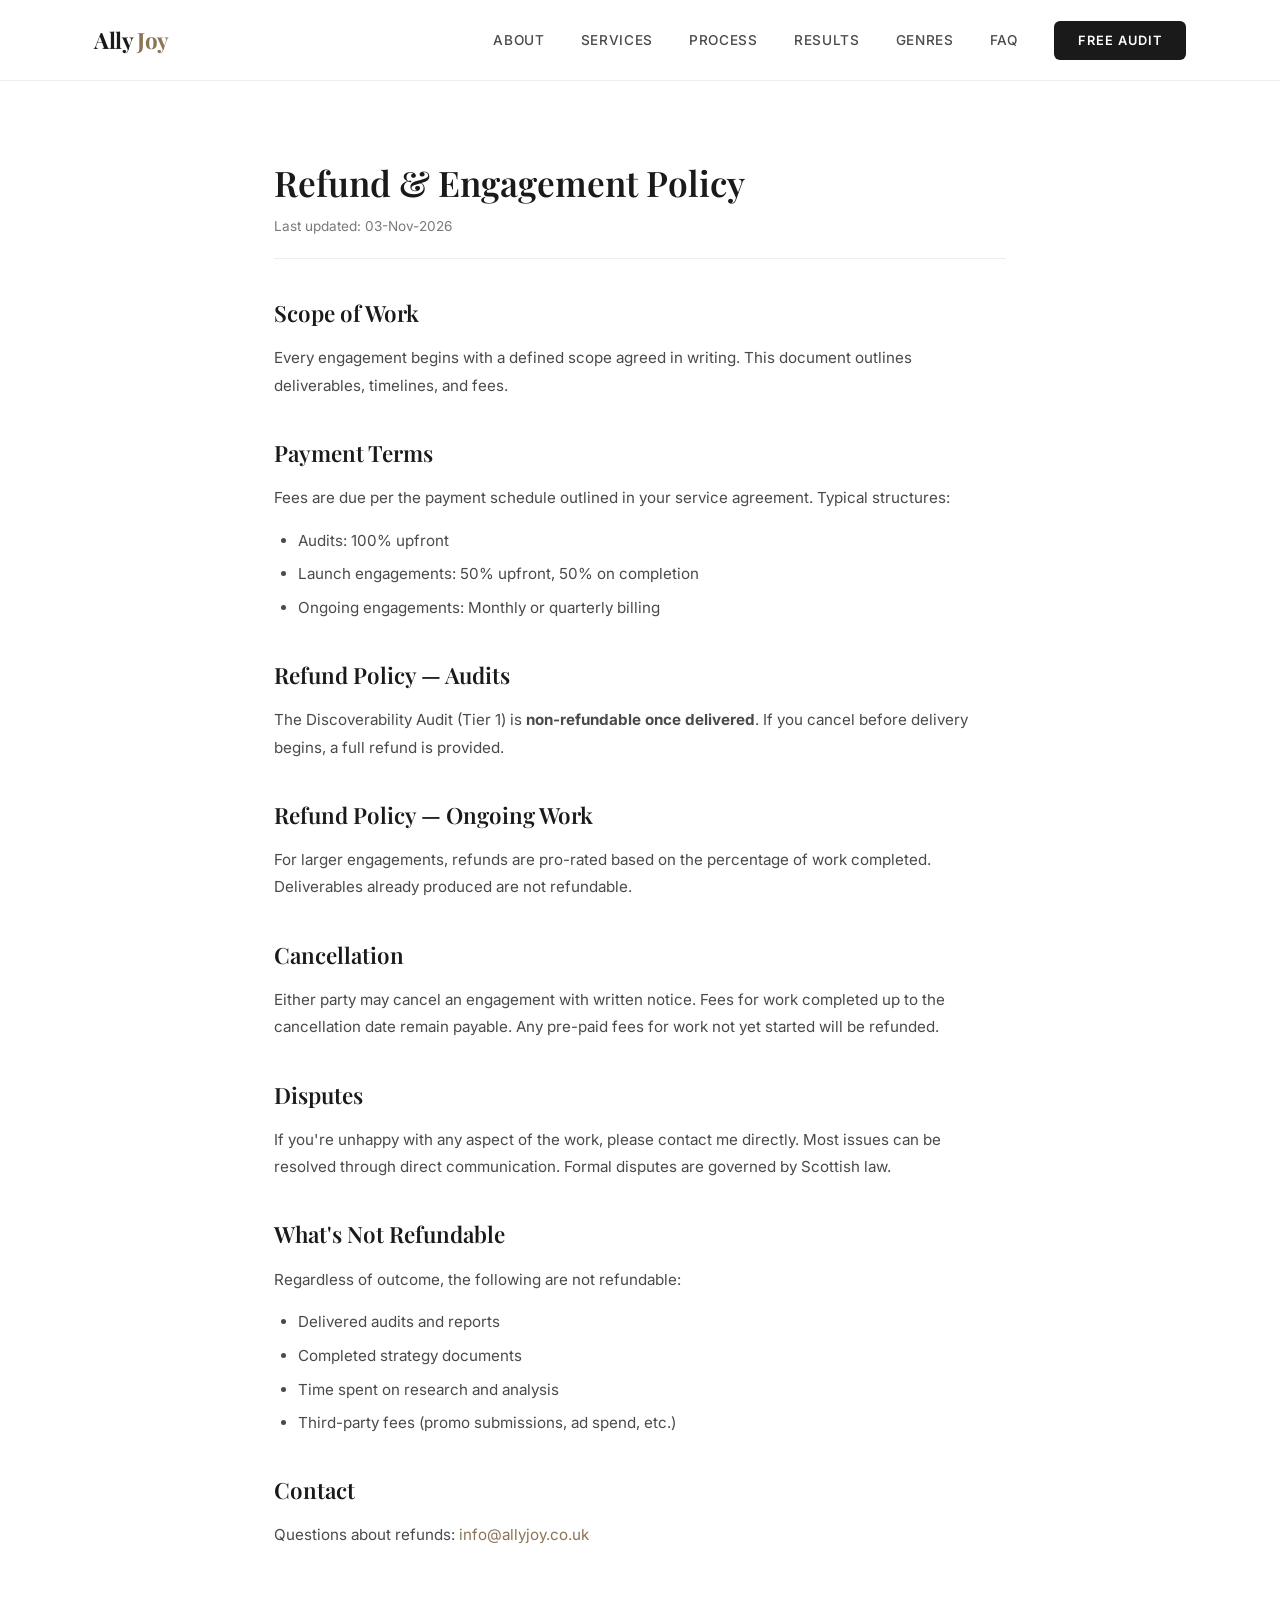
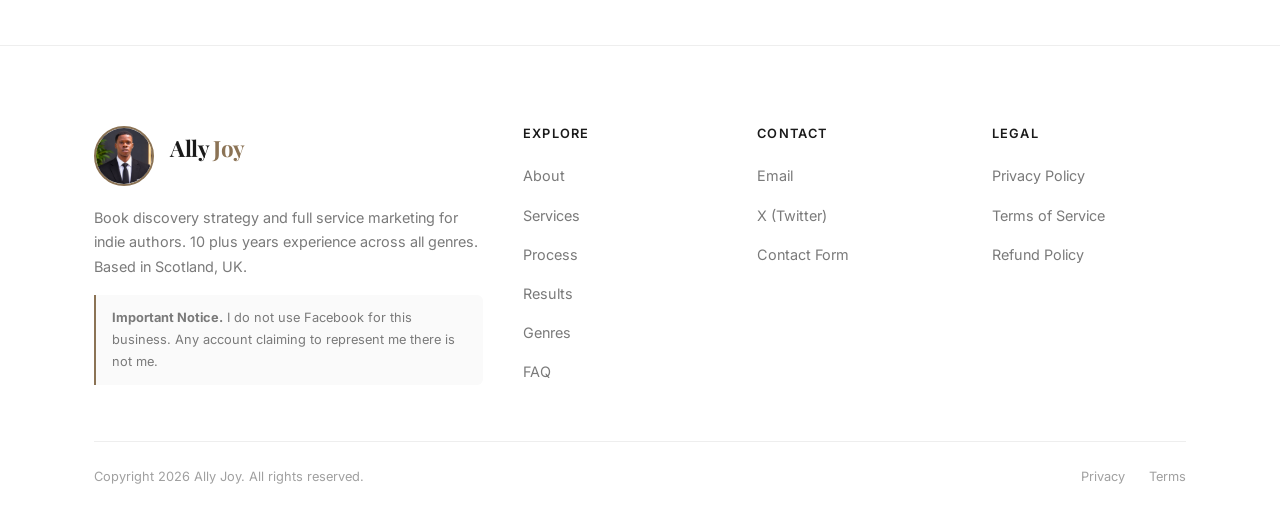
<file: refund.html>
<!DOCTYPE html>
<html lang="en">
<head>
    <meta charset="UTF-8">
    <meta name="viewport" content="width=device-width, initial-scale=1.0">
    <title>Refund & Engagement Policy — Ally Joy</title>
    <link rel="icon" type="image/x-icon" href="favicon.ico">
    <link rel="icon" type="image/png" sizes="32x32" href="favicon-32x32.png">
    <link rel="icon" type="image/png" sizes="16x16" href="favicon-16x16.png">
    <link rel="apple-touch-icon" sizes="180x180" href="apple-touch-icon.png">
    <link rel="preconnect" href="https://fonts.googleapis.com">
    <link rel="preconnect" href="https://fonts.gstatic.com" crossorigin>
    <link href="https://fonts.googleapis.com/css2?family=Playfair+Display:ital,wght@0,400;0,600;0,700;1,400&family=Inter:wght@300;400;500;600;700&display=swap" rel="stylesheet">
    <link rel="stylesheet" href="styles.css">
</head>
<body>

    <nav class="nav" id="nav">
        <div class="container nav__inner">
            <a href="index.html" class="nav__logo">Ally<span>Joy</span></a>
            <ul class="nav__links" id="navLinks">
                <li><a href="about.html">About</a></li>
                <li><a href="services.html">Services</a></li>
                <li><a href="process.html">Process</a></li>
                <li><a href="results.html">Results</a></li>
                <li><a href="genres.html">Genres</a></li>
                <li><a href="faq.html">FAQ</a></li>
                <li><a href="contact.html" class="nav__cta">Free Audit</a></li>
            </ul>
            <button class="nav__toggle" id="navToggle" aria-label="Toggle menu"><span></span><span></span><span></span></button>
        </div>
    </nav>

    <div class="legal-page">
        <div class="container container--narrow">
            <h1>Refund & Engagement Policy</h1>
            <p class="last-updated">Last updated: 03-Nov-2026</p>

            <h2>Scope of Work</h2>
            <p>Every engagement begins with a defined scope agreed in writing. This document outlines deliverables, timelines, and fees.</p>

            <h2>Payment Terms</h2>
            <p>Fees are due per the payment schedule outlined in your service agreement. Typical structures:</p>
            <ul>
                <li>Audits: 100% upfront</li>
                <li>Launch engagements: 50% upfront, 50% on completion</li>
                <li>Ongoing engagements: Monthly or quarterly billing</li>
            </ul>

            <h2>Refund Policy — Audits</h2>
            <p>The Discoverability Audit (Tier 1) is <strong>non-refundable once delivered</strong>. If you cancel before delivery begins, a full refund is provided.</p>

            <h2>Refund Policy — Ongoing Work</h2>
            <p>For larger engagements, refunds are pro-rated based on the percentage of work completed. Deliverables already produced are not refundable.</p>

            <h2>Cancellation</h2>
            <p>Either party may cancel an engagement with written notice. Fees for work completed up to the cancellation date remain payable. Any pre-paid fees for work not yet started will be refunded.</p>

            <h2>Disputes</h2>
            <p>If you're unhappy with any aspect of the work, please contact me directly. Most issues can be resolved through direct communication. Formal disputes are governed by Scottish law.</p>

            <h2>What's Not Refundable</h2>
            <p>Regardless of outcome, the following are not refundable:</p>
            <ul>
                <li>Delivered audits and reports</li>
                <li>Completed strategy documents</li>
                <li>Time spent on research and analysis</li>
                <li>Third-party fees (promo submissions, ad spend, etc.)</li>
            </ul>

            <h2>Contact</h2>
            <p>Questions about refunds: <a href="mailto:info@allyjoy.co.uk">info@allyjoy.co.uk</a></p>
        </div>
    </div>

    <!-- FULL FOOTER -->
    <footer class="footer">
        <div class="container">
            <div class="footer__inner">
                <div class="footer__brand">
                    <div class="footer__brand-header">
                        <img src="Ally.png" alt="Ally Joy" class="footer__brand-photo">
                        <a href="index.html" class="nav__logo">Ally<span>Joy</span></a>
                    </div>
                    <p>Book discovery strategy and full service marketing for indie authors. 10 plus years experience across all genres. Based in Scotland, UK.</p>
                    <p class="footer__notice"><strong>Important Notice.</strong> I do not use Facebook for this business. Any account claiming to represent me there is not me.</p>
                </div>
                <div>
                    <h4>Explore</h4>
                    <ul>
                        <li><a href="about.html">About</a></li>
                        <li><a href="services.html">Services</a></li>
                        <li><a href="process.html">Process</a></li>
                        <li><a href="results.html">Results</a></li>
                        <li><a href="genres.html">Genres</a></li>
                        <li><a href="faq.html">FAQ</a></li>
                    </ul>
                </div>
                <div>
                    <h4>Contact</h4>
                    <ul>
                        <li><a href="mailto:info@allyjoy.co.uk">Email</a></li>
                        <li><a href="https://x.com/allyjoyuk" target="_blank" rel="noopener">X (Twitter)</a></li>
                        <li><a href="contact.html">Contact Form</a></li>
                    </ul>
                </div>
                <div>
                    <h4>Legal</h4>
                    <ul>
                        <li><a href="privacy.html">Privacy Policy</a></li>
                        <li><a href="terms.html">Terms of Service</a></li>
                        <li><a href="refund.html">Refund Policy</a></li>
                    </ul>
                </div>
            </div>
            <div class="footer__bottom">
                <p>Copyright <span class="current-year">2026</span> Ally Joy. All rights reserved.</p>
                <div>
                    <a href="privacy.html">Privacy</a>
                    <a href="terms.html">Terms</a>
                </div>
            </div>
        </div>
    </footer>

    <script src="script.js"></script>
</body>
</html>
</file>
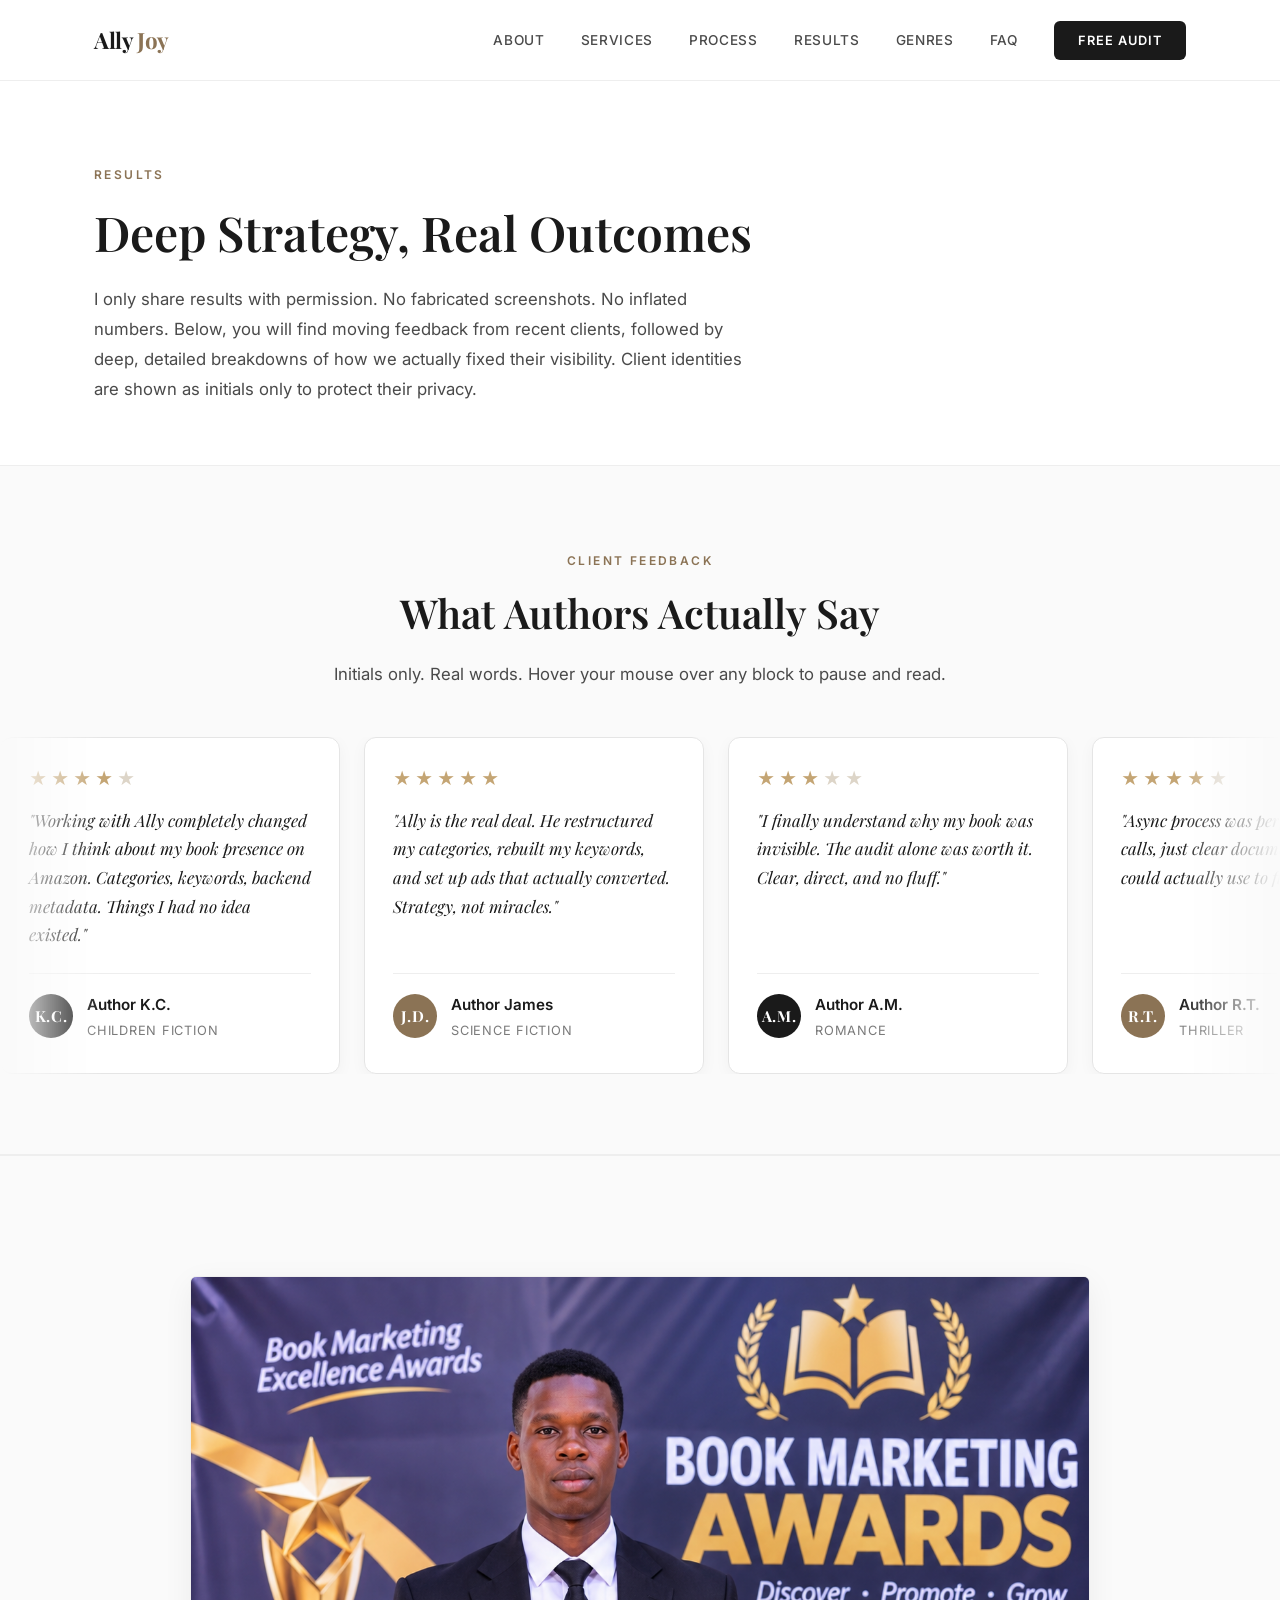
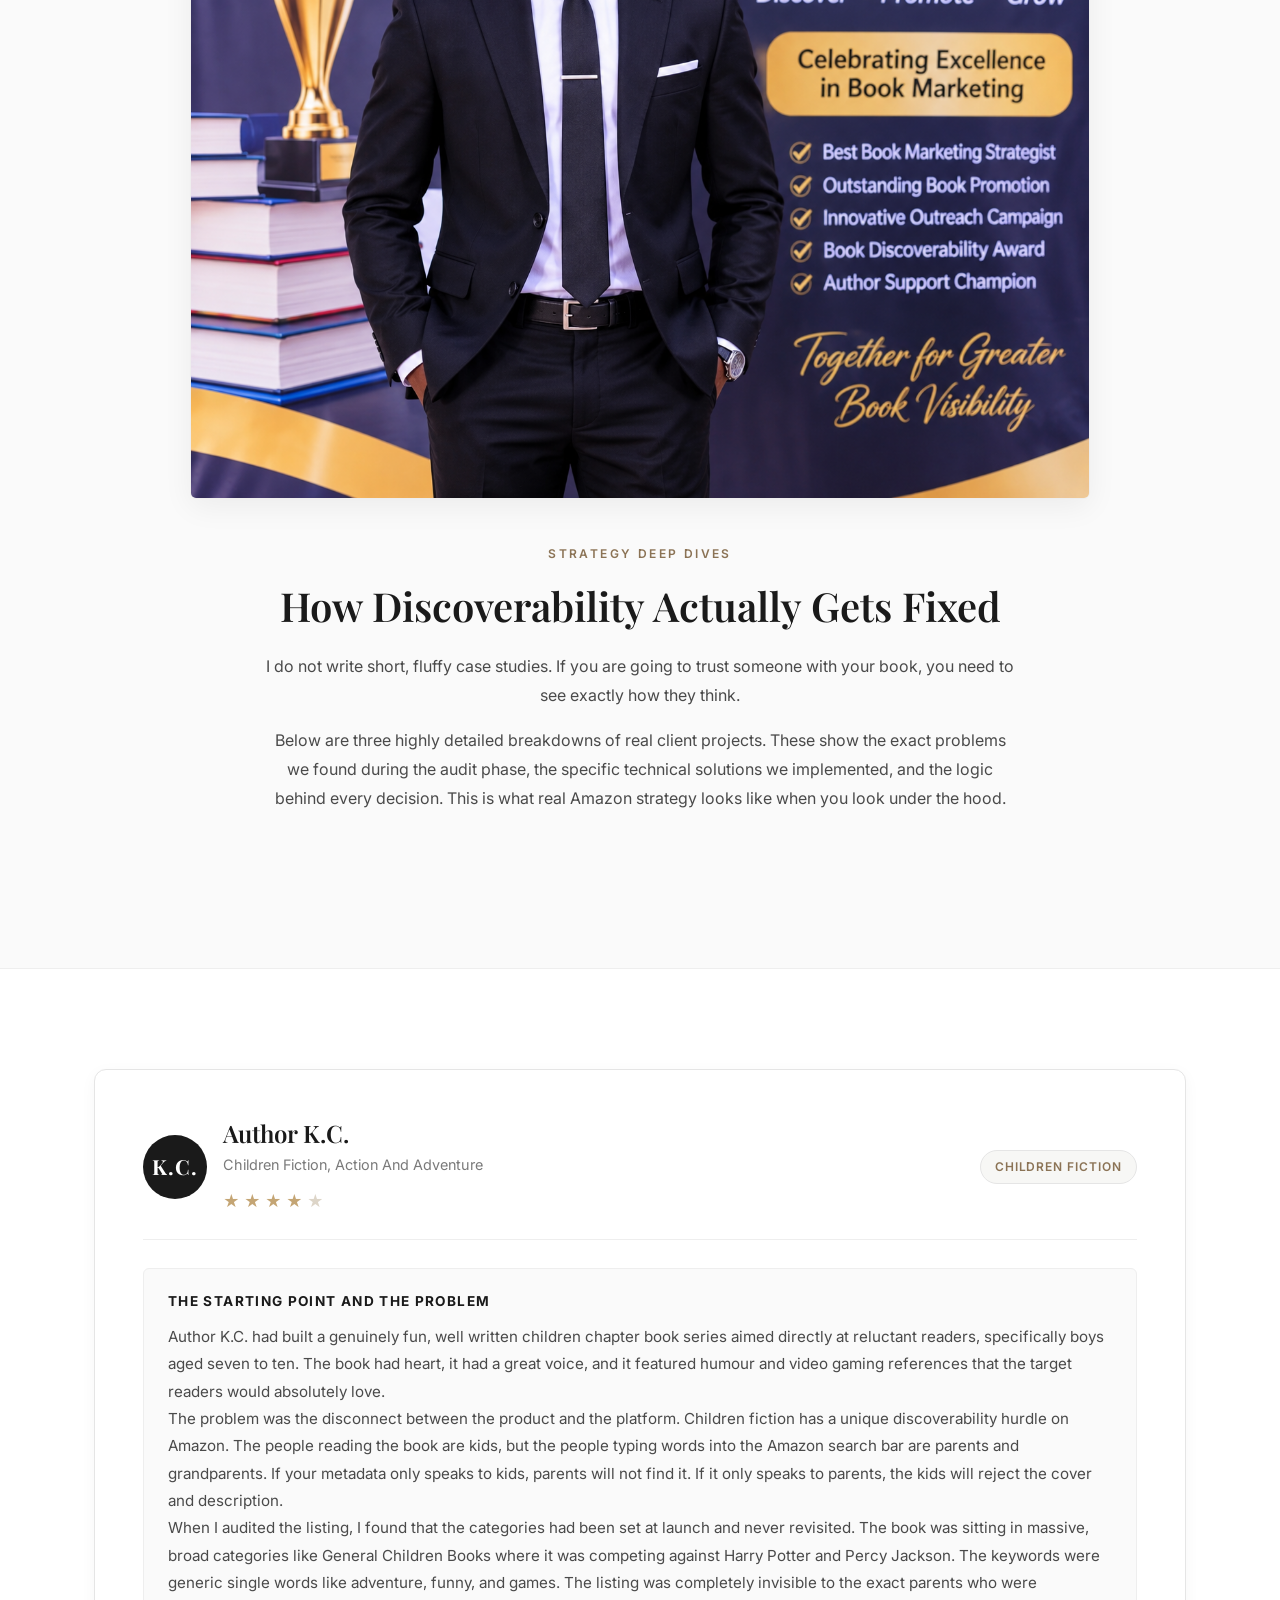
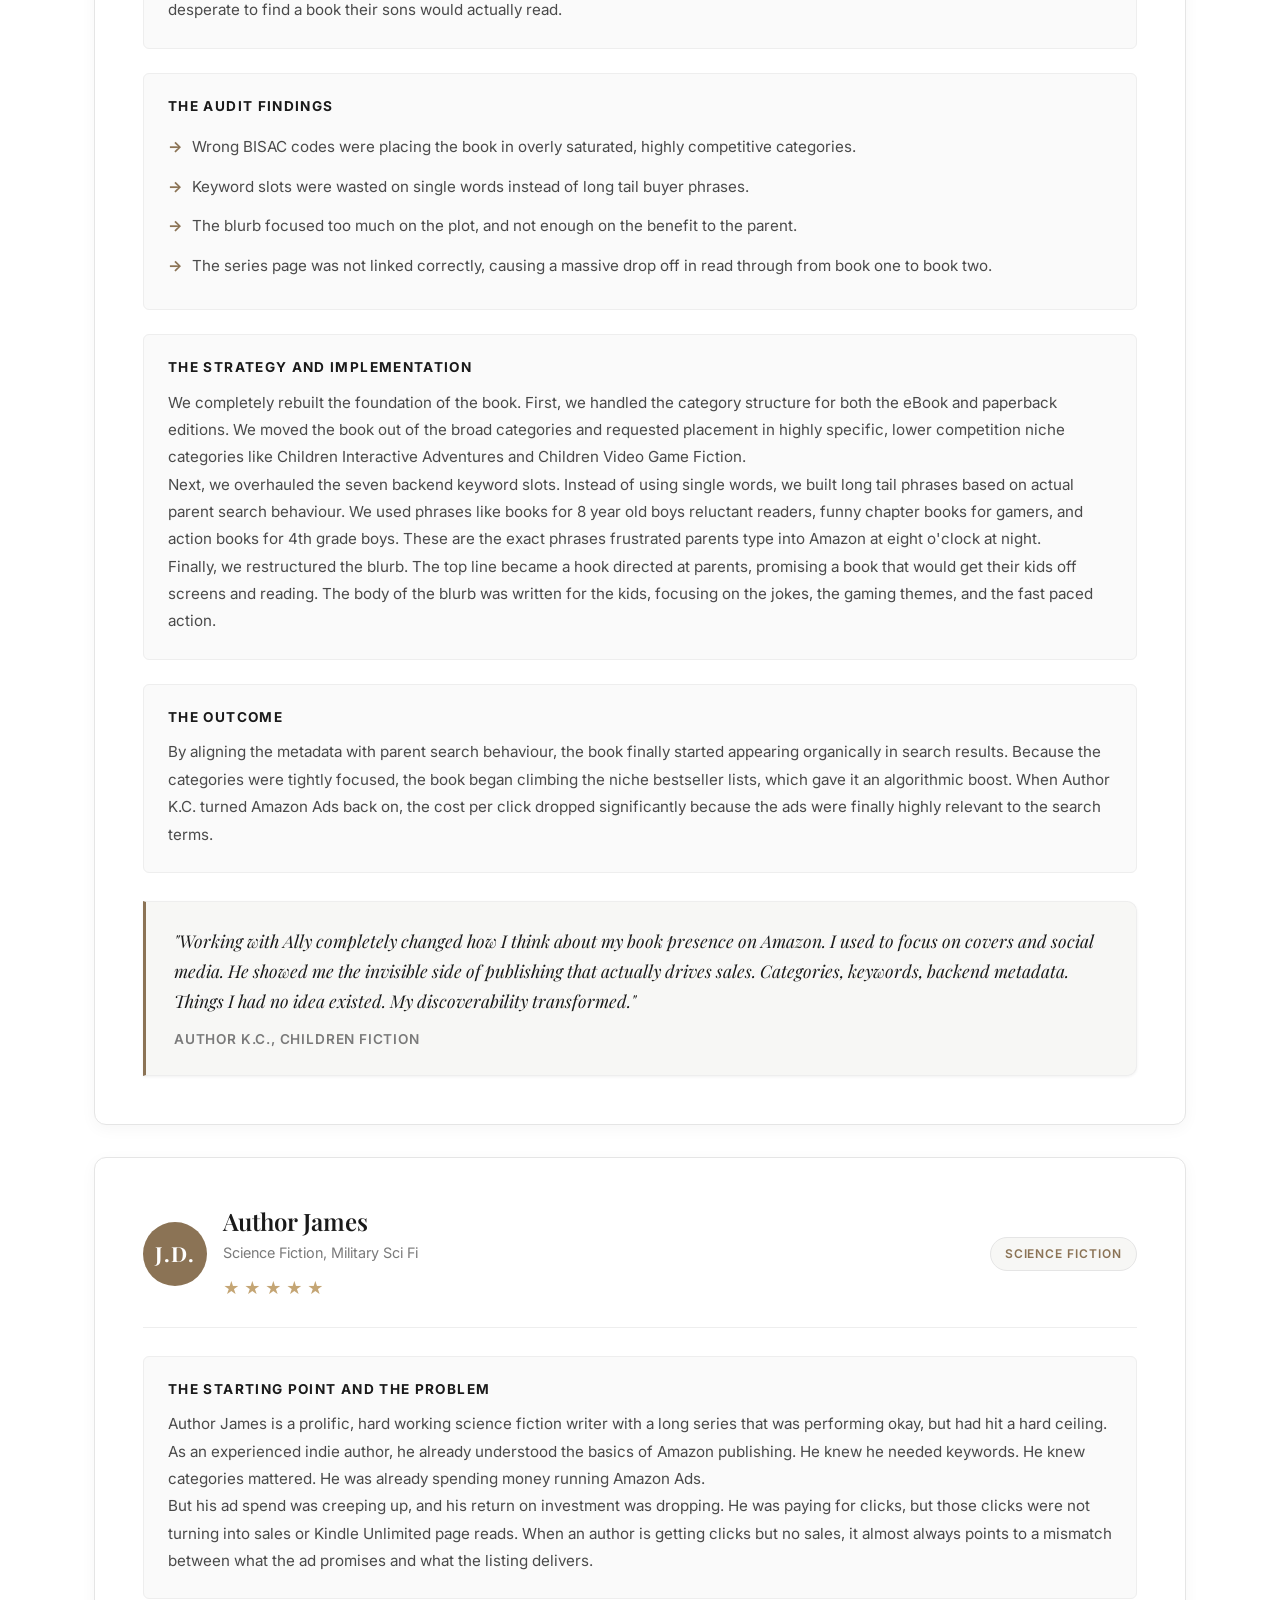
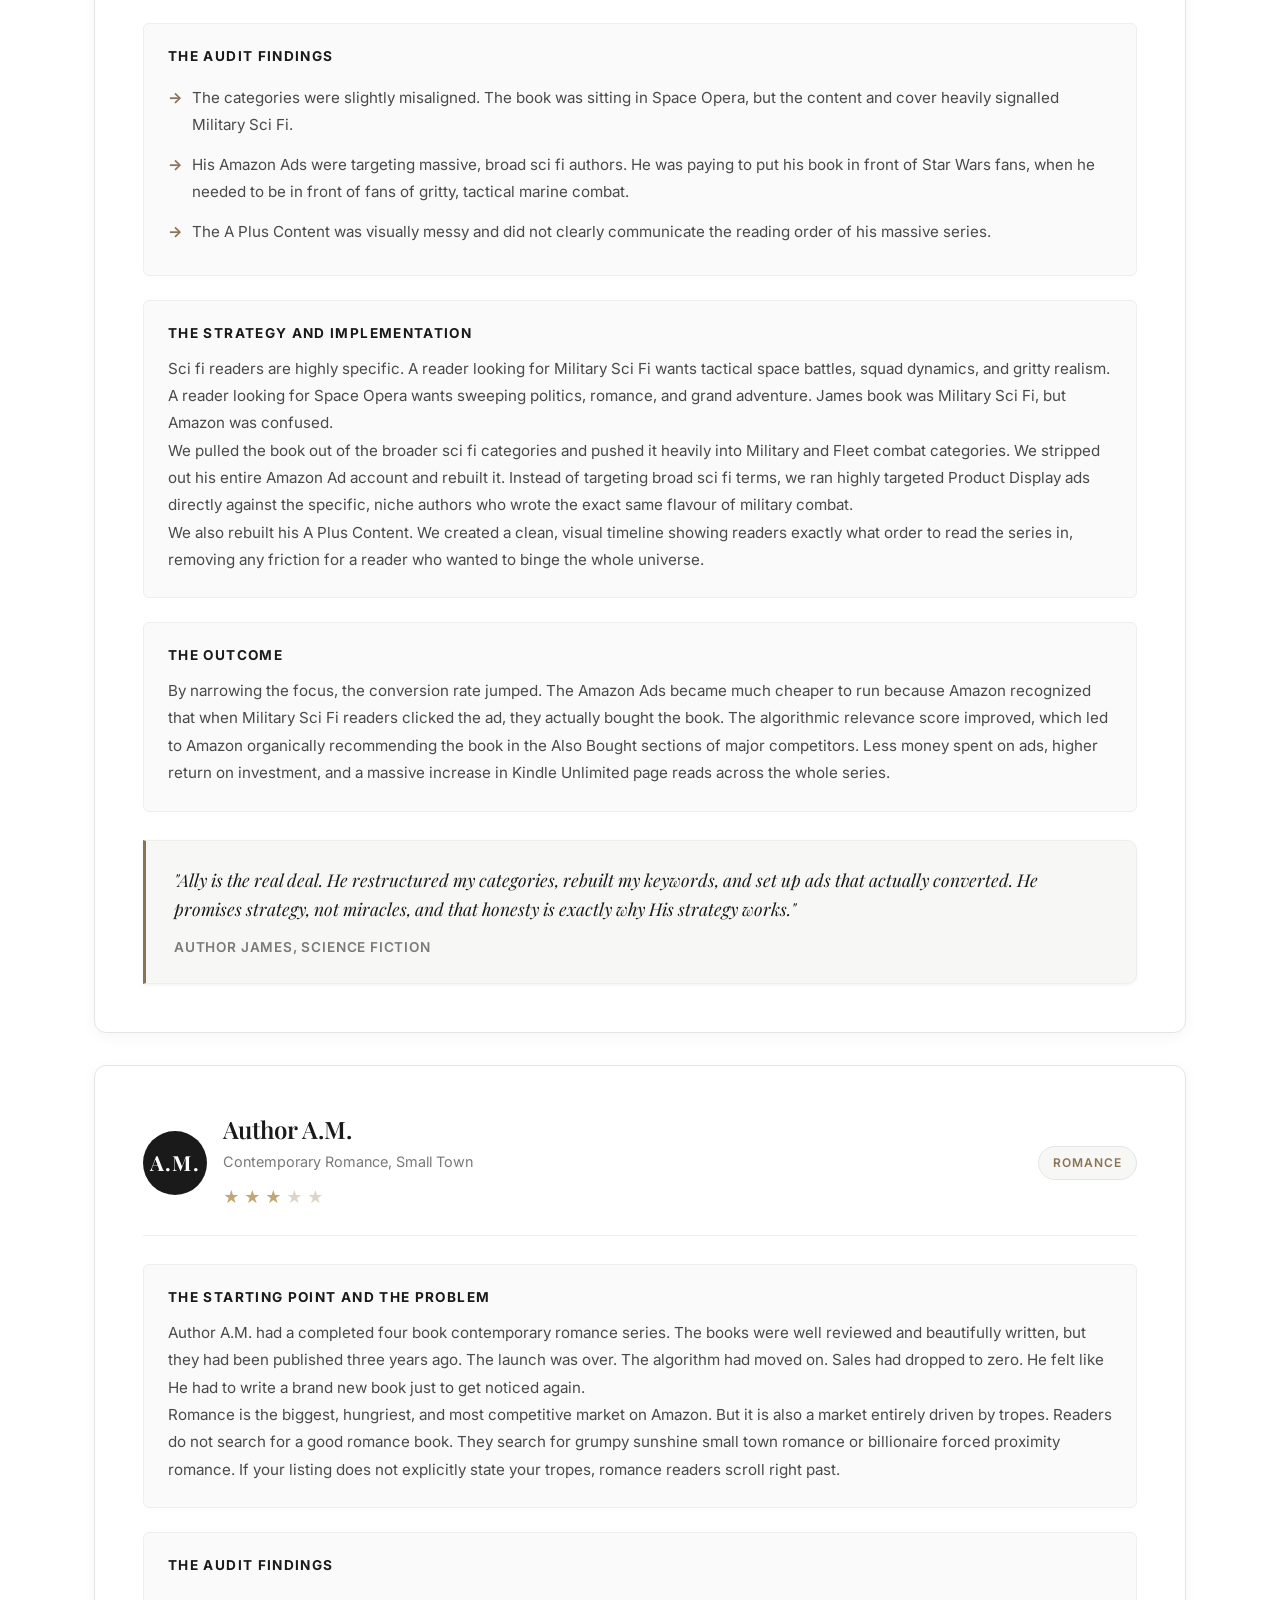
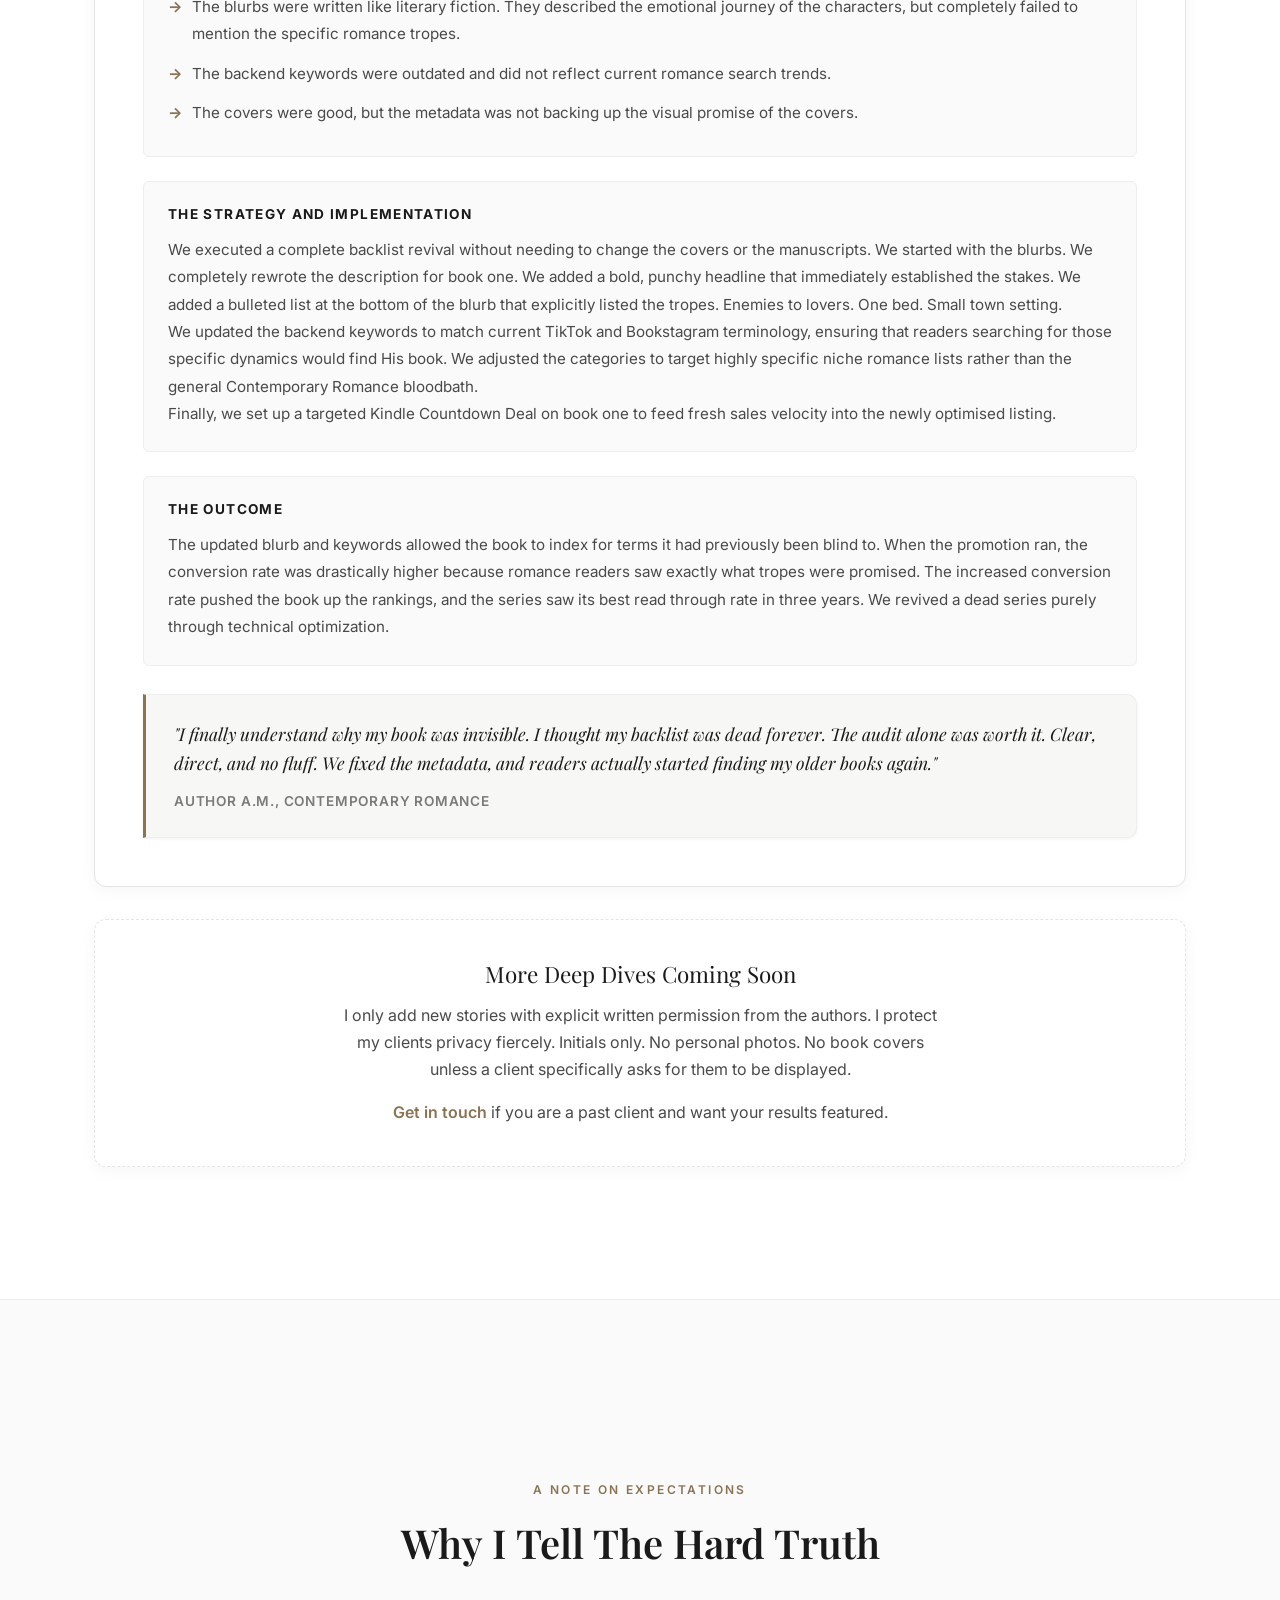
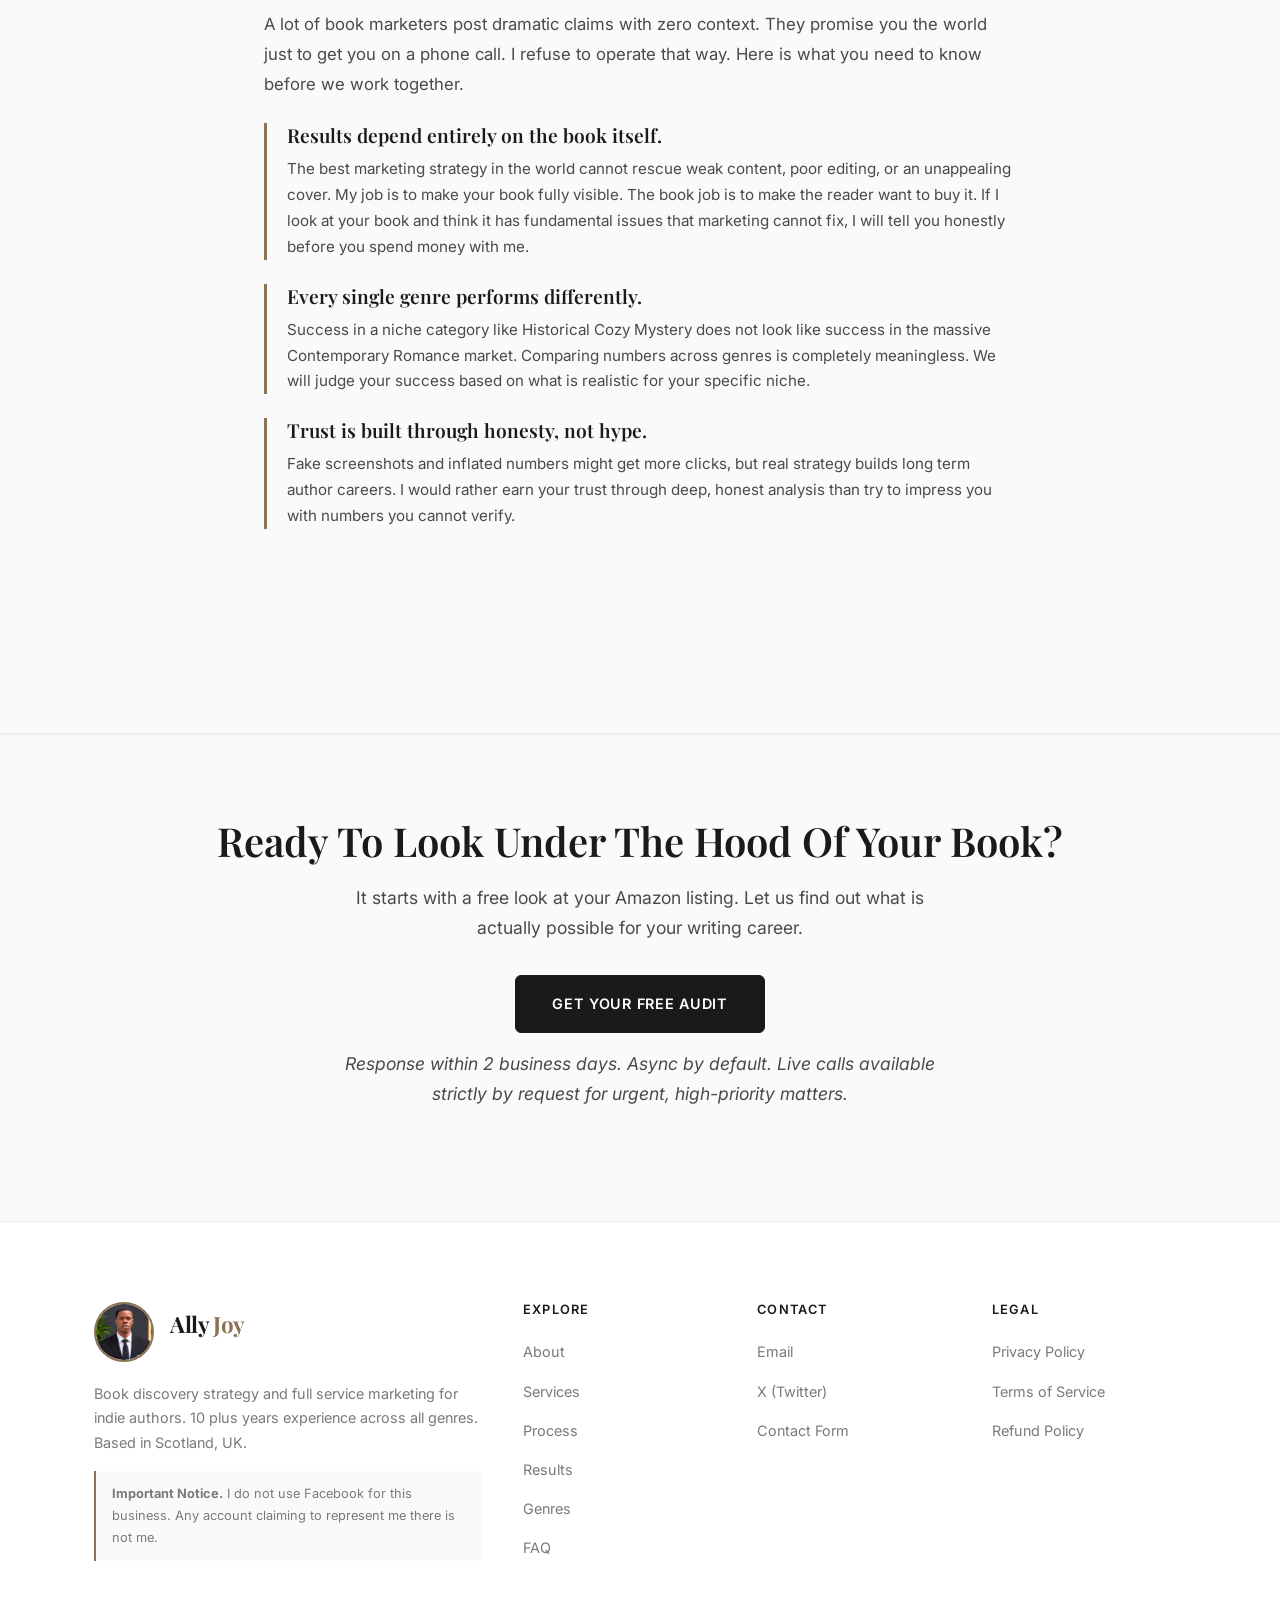
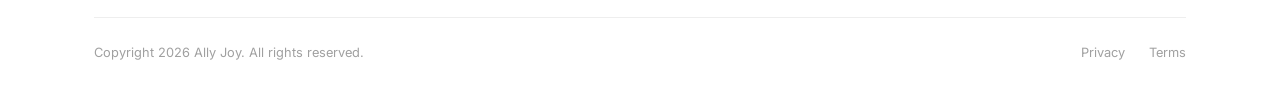
<file: results.html>
<!DOCTYPE html>
<html lang="en">
<head>
    <meta charset="UTF-8">
    <meta name="viewport" content="width=device-width, initial-scale=1.0">
    <title>Results And Case Studies, Ally Joy</title>
    <meta name="description" content="Deep dive case studies and real results from indie authors who transformed their Amazon discoverability with Ally Joy.">
    <link rel="icon" type="image/x-icon" href="favicon.ico">
    <link rel="icon" type="image/png" sizes="32x32" href="favicon-32x32.png">
    <link rel="icon" type="image/png" sizes="16x16" href="favicon-16x16.png">
    <link rel="apple-touch-icon" sizes="180x180" href="apple-touch-icon.png">
    <link rel="preconnect" href="https://fonts.googleapis.com">
    <link rel="preconnect" href="https://fonts.gstatic.com" crossorigin>
    <link href="https://fonts.googleapis.com/css2?family=Playfair+Display:ital,wght@0,400;0,600;0,700;1,400&family=Inter:wght@300;400;500;600;700&display=swap" rel="stylesheet">
    <link rel="stylesheet" href="styles.css">
</head>
<body>

    <nav class="nav" id="nav">
        <div class="container nav__inner">
            <a href="index.html" class="nav__logo">Ally<span>Joy</span></a>
            <ul class="nav__links" id="navLinks">
                <li><a href="about.html">About</a></li>
                <li><a href="services.html">Services</a></li>
                <li><a href="process.html">Process</a></li>
                <li><a href="results.html">Results</a></li>
                <li><a href="genres.html">Genres</a></li>
                <li><a href="faq.html">FAQ</a></li>
                <li><a href="contact.html" class="nav__cta">Free Audit</a></li>
            </ul>
            <button class="nav__toggle" id="navToggle" aria-label="Toggle menu"><span></span><span></span><span></span></button>
        </div>
    </nav>

    <!-- HERO -->
    <section class="results-hero">
        <div class="container">
            <div class="results-hero__inner fade-in">
                <span class="section-label">Results</span>
                <h1 class="section-title" style="font-size: clamp(2rem, 4vw, 3rem);">Deep Strategy, Real Outcomes</h1>
                <p class="section-subtitle">I only share results with permission. No fabricated screenshots. No inflated numbers. Below, you will find moving feedback from recent clients, followed by deep, detailed breakdowns of how we actually fixed their visibility. Client identities are shown as initials only to protect their privacy.</p>
            </div>
        </div>
    </section>

    <!-- ANIMATED TESTIMONIAL BLOCKS -->
    <section class="testimonial-marquee">
        <div class="section-header section-header--center fade-in">
            <span class="section-label">Client Feedback</span>
            <h2 class="section-title">What Authors Actually Say</h2>
            <p class="section-subtitle" style="margin: 0 auto;">Initials only. Real words. Hover your mouse over any block to pause and read.</p>
        </div>

        <div class="marquee-wrap">
            <div class="marquee-track">
                <!-- Set 1 -->
                <div class="t-block">
                    <div class="t-block__stars">
                        <span>★</span><span>★</span><span>★</span><span>★</span><span class="empty">★</span>
                    </div>
                    <p class="t-block__quote">"Working with Ally completely changed how I think about my book presence on Amazon. Categories, keywords, backend metadata. Things I had no idea existed."</p>
                    <div class="t-block__author">
                        <div class="t-block__avatar">K.C.</div>
                        <div>
                            <div class="t-block__name">Author K.C.</div>
                            <div class="t-block__role">Children Fiction</div>
                        </div>
                    </div>
                </div>

                <div class="t-block">
                    <div class="t-block__stars">
                        <span>★</span><span>★</span><span>★</span><span>★</span><span>★</span>
                    </div>
                    <p class="t-block__quote">"Ally is the real deal. He restructured my categories, rebuilt my keywords, and set up ads that actually converted. Strategy, not miracles."</p>
                    <div class="t-block__author">
                        <div class="t-block__avatar alt">J.D.</div>
                        <div>
                            <div class="t-block__name">Author James</div>
                            <div class="t-block__role">Science Fiction</div>
                        </div>
                    </div>
                </div>

                <div class="t-block">
                    <div class="t-block__stars">
                        <span>★</span><span>★</span><span>★</span><span class="empty">★</span><span class="empty">★</span>
                    </div>
                    <p class="t-block__quote">"I finally understand why my book was invisible. The audit alone was worth it. Clear, direct, and no fluff."</p>
                    <div class="t-block__author">
                        <div class="t-block__avatar">A.M.</div>
                        <div>
                            <div class="t-block__name">Author A.M.</div>
                            <div class="t-block__role">Romance</div>
                        </div>
                    </div>
                </div>

                <div class="t-block">
                    <div class="t-block__stars">
                        <span>★</span><span>★</span><span>★</span><span>★</span><span class="empty">★</span>
                    </div>
                    <p class="t-block__quote">"Async process was perfect for me. No calls, just clear documents and results I could actually use to fix my backlist."</p>
                    <div class="t-block__author">
                        <div class="t-block__avatar alt">R.T.</div>
                        <div>
                            <div class="t-block__name">Author R.T.</div>
                            <div class="t-block__role">Thriller</div>
                        </div>
                    </div>
                </div>

                <div class="t-block">
                    <div class="t-block__stars">
                        <span>★</span><span>★</span><span>★</span><span>★</span><span>★</span>
                    </div>
                    <p class="t-block__quote">"My launch finally had a plan. ARCs, categories, ads, timing. Everything worked together instead of feeling completely chaotic."</p>
                    <div class="t-block__author">
                        <div class="t-block__avatar">L.S.</div>
                        <div>
                            <div class="t-block__name">Author L.S.</div>
                            <div class="t-block__role">Fantasy</div>
                        </div>
                    </div>
                </div>

                <!-- Set 2 (duplicate for seamless loop) -->
                <div class="t-block">
                    <div class="t-block__stars">
                        <span>★</span><span>★</span><span>★</span><span>★</span><span class="empty">★</span>
                    </div>
                    <p class="t-block__quote">"Working with Ally completely changed how I think about my book presence on Amazon. Categories, keywords, backend metadata. Things I had no idea existed."</p>
                    <div class="t-block__author">
                        <div class="t-block__avatar">K.C.</div>
                        <div>
                            <div class="t-block__name">Author K.C.</div>
                            <div class="t-block__role">Children Fiction</div>
                        </div>
                    </div>
                </div>

                <div class="t-block">
                    <div class="t-block__stars">
                        <span>★</span><span>★</span><span>★</span><span>★</span><span>★</span>
                    </div>
                    <p class="t-block__quote">"Ally is the real deal. He restructured my categories, rebuilt my keywords, and set up ads that actually converted. Strategy, not miracles."</p>
                    <div class="t-block__author">
                        <div class="t-block__avatar alt">J.D.</div>
                        <div>
                            <div class="t-block__name">Author James</div>
                            <div class="t-block__role">Science Fiction</div>
                        </div>
                    </div>
                </div>

                <div class="t-block">
                    <div class="t-block__stars">
                        <span>★</span><span>★</span><span>★</span><span class="empty">★</span><span class="empty">★</span>
                    </div>
                    <p class="t-block__quote">"I finally understand why my book was invisible. The audit alone was worth it. Clear, direct, and no fluff."</p>
                    <div class="t-block__author">
                        <div class="t-block__avatar">A.M.</div>
                        <div>
                            <div class="t-block__name">Author A.M.</div>
                            <div class="t-block__role">Romance</div>
                        </div>
                    </div>
                </div>

                <div class="t-block">
                    <div class="t-block__stars">
                        <span>★</span><span>★</span><span>★</span><span>★</span><span class="empty">★</span>
                    </div>
                    <p class="t-block__quote">"Async process was perfect for me. No calls, just clear documents and results I could actually use to fix my backlist."</p>
                    <div class="t-block__author">
                        <div class="t-block__avatar alt">R.T.</div>
                        <div>
                            <div class="t-block__name">Author R.T.</div>
                            <div class="t-block__role">Thriller</div>
                        </div>
                    </div>
                </div>

                <div class="t-block">
                    <div class="t-block__stars">
                        <span>★</span><span>★</span><span>★</span><span>★</span><span>★</span>
                    </div>
                    <p class="t-block__quote">"My launch finally had a plan. ARCs, categories, ads, timing. Everything worked together instead of feeling completely chaotic."</p>
                    <div class="t-block__author">
                        <div class="t-block__avatar">L.S.</div>
                        <div>
                            <div class="t-block__name">Author L.S.</div>
                            <div class="t-block__role">Fantasy</div>
                        </div>
                    </div>
                </div>
            </div>
        </div>
    </section>

    <!-- INTRO NOTE TO CASE STUDIES + NEW BANNER IMAGE -->
    <section class="results-intro">
        <div class="container">
            <!-- Added the Banner Image Here -->
            <div class="fade-in" style="max-width: 900px; margin: 0 auto; padding-top: 60px;">
                <img src="Ally Banner.png" alt="Book Marketing Excellence Awards featuring Ally Joy" style="width: 100%; height: auto; border-radius: var(--radius); box-shadow: var(--shadow-lg); border: 1px solid var(--border);">
            </div>
            
            <div class="results-intro__content fade-in" style="max-width: 800px; margin: 0 auto; text-align: center; padding: 40px 24px 80px;">
                <span class="section-label">Strategy Deep Dives</span>
                <h2 class="section-title">How Discoverability Actually Gets Fixed</h2>
                <p class="lead">I do not write short, fluffy case studies. If you are going to trust someone with your book, you need to see exactly how they think.</p>
                <p>Below are three highly detailed breakdowns of real client projects. These show the exact problems we found during the audit phase, the specific technical solutions we implemented, and the logic behind every decision. This is what real Amazon strategy looks like when you look under the hood.</p>
            </div>
        </div>
    </section>

    <!-- DEEP DIVE CASE STUDIES -->
    <section class="case-studies">
        <div class="container">

            <!-- CASE STUDY 1: AUTHOR K.C. (CHILDREN'S) -->
            <div class="case-study case-study--anon fade-in">
                <div class="case-study__top">
                    <div class="case-study__identity">
                        <div class="case-study__initials">K.C.</div>
                        <div>
                            <h2>Author K.C.</h2>
                            <p>Children Fiction, Action And Adventure</p>
                            <div class="case-study__stars">
                                <span>★</span><span>★</span><span>★</span><span>★</span><span class="empty">★</span>
                            </div>
                        </div>
                    </div>
                    <span class="case-study__genre-tag">Children Fiction</span>
                </div>

                <div class="case-study__section">
                    <h4>The Starting Point And The Problem</h4>
                    <p>Author K.C. had built a genuinely fun, well written children chapter book series aimed directly at reluctant readers, specifically boys aged seven to ten. The book had heart, it had a great voice, and it featured humour and video gaming references that the target readers would absolutely love.</p>
                    <p>The problem was the disconnect between the product and the platform. Children fiction has a unique discoverability hurdle on Amazon. The people reading the book are kids, but the people typing words into the Amazon search bar are parents and grandparents. If your metadata only speaks to kids, parents will not find it. If it only speaks to parents, the kids will reject the cover and description.</p>
                    <p>When I audited the listing, I found that the categories had been set at launch and never revisited. The book was sitting in massive, broad categories like General Children Books where it was competing against Harry Potter and Percy Jackson. The keywords were generic single words like adventure, funny, and games. The listing was completely invisible to the exact parents who were desperate to find a book their sons would actually read.</p>
                </div>

                <div class="case-study__section">
                    <h4>The Audit Findings</h4>
                    <ul>
                        <li>Wrong BISAC codes were placing the book in overly saturated, highly competitive categories.</li>
                        <li>Keyword slots were wasted on single words instead of long tail buyer phrases.</li>
                        <li>The blurb focused too much on the plot, and not enough on the benefit to the parent.</li>
                        <li>The series page was not linked correctly, causing a massive drop off in read through from book one to book two.</li>
                    </ul>
                </div>

                <div class="case-study__section">
                    <h4>The Strategy And Implementation</h4>
                    <p>We completely rebuilt the foundation of the book. First, we handled the category structure for both the eBook and paperback editions. We moved the book out of the broad categories and requested placement in highly specific, lower competition niche categories like Children Interactive Adventures and Children Video Game Fiction.</p>
                    <p>Next, we overhauled the seven backend keyword slots. Instead of using single words, we built long tail phrases based on actual parent search behaviour. We used phrases like books for 8 year old boys reluctant readers, funny chapter books for gamers, and action books for 4th grade boys. These are the exact phrases frustrated parents type into Amazon at eight o'clock at night.</p>
                    <p>Finally, we restructured the blurb. The top line became a hook directed at parents, promising a book that would get their kids off screens and reading. The body of the blurb was written for the kids, focusing on the jokes, the gaming themes, and the fast paced action.</p>
                </div>

                <div class="case-study__section">
                    <h4>The Outcome</h4>
                    <p>By aligning the metadata with parent search behaviour, the book finally started appearing organically in search results. Because the categories were tightly focused, the book began climbing the niche bestseller lists, which gave it an algorithmic boost. When Author K.C. turned Amazon Ads back on, the cost per click dropped significantly because the ads were finally highly relevant to the search terms.</p>
                </div>

                <div class="case-study__quote">
                    <p>"Working with Ally completely changed how I think about my book presence on Amazon. I used to focus on covers and social media. He showed me the invisible side of publishing that actually drives sales. Categories, keywords, backend metadata. Things I had no idea existed. My discoverability transformed."</p>
                    <cite>Author K.C., Children Fiction</cite>
                </div>
            </div>

            <!-- CASE STUDY 2: AUTHOR JAMES (SCI-FI) -->
            <div class="case-study case-study--anon fade-in">
                <div class="case-study__top">
                    <div class="case-study__identity">
                        <div class="case-study__initials alt">J.D.</div>
                        <div>
                            <h2>Author James</h2>
                            <p>Science Fiction, Military Sci Fi</p>
                            <div class="case-study__stars">
                                <span>★</span><span>★</span><span>★</span><span>★</span><span>★</span>
                            </div>
                        </div>
                    </div>
                    <span class="case-study__genre-tag">Science Fiction</span>
                </div>

                <div class="case-study__section">
                    <h4>The Starting Point And The Problem</h4>
                    <p>Author James is a prolific, hard working science fiction writer with a long series that was performing okay, but had hit a hard ceiling. As an experienced indie author, he already understood the basics of Amazon publishing. He knew he needed keywords. He knew categories mattered. He was already spending money running Amazon Ads.</p>
                    <p>But his ad spend was creeping up, and his return on investment was dropping. He was paying for clicks, but those clicks were not turning into sales or Kindle Unlimited page reads. When an author is getting clicks but no sales, it almost always points to a mismatch between what the ad promises and what the listing delivers.</p>
                </div>

                <div class="case-study__section">
                    <h4>The Audit Findings</h4>
                    <ul>
                        <li>The categories were slightly misaligned. The book was sitting in Space Opera, but the content and cover heavily signalled Military Sci Fi.</li>
                        <li>His Amazon Ads were targeting massive, broad sci fi authors. He was paying to put his book in front of Star Wars fans, when he needed to be in front of fans of gritty, tactical marine combat.</li>
                        <li>The A Plus Content was visually messy and did not clearly communicate the reading order of his massive series.</li>
                    </ul>
                </div>

                <div class="case-study__section">
                    <h4>The Strategy And Implementation</h4>
                    <p>Sci fi readers are highly specific. A reader looking for Military Sci Fi wants tactical space battles, squad dynamics, and gritty realism. A reader looking for Space Opera wants sweeping politics, romance, and grand adventure. James book was Military Sci Fi, but Amazon was confused.</p>
                    <p>We pulled the book out of the broader sci fi categories and pushed it heavily into Military and Fleet combat categories. We stripped out his entire Amazon Ad account and rebuilt it. Instead of targeting broad sci fi terms, we ran highly targeted Product Display ads directly against the specific, niche authors who wrote the exact same flavour of military combat.</p>
                    <p>We also rebuilt his A Plus Content. We created a clean, visual timeline showing readers exactly what order to read the series in, removing any friction for a reader who wanted to binge the whole universe.</p>
                </div>

                <div class="case-study__section">
                    <h4>The Outcome</h4>
                    <p>By narrowing the focus, the conversion rate jumped. The Amazon Ads became much cheaper to run because Amazon recognized that when Military Sci Fi readers clicked the ad, they actually bought the book. The algorithmic relevance score improved, which led to Amazon organically recommending the book in the Also Bought sections of major competitors. Less money spent on ads, higher return on investment, and a massive increase in Kindle Unlimited page reads across the whole series.</p>
                </div>

                <div class="case-study__quote">
                    <p>"Ally is the real deal. He restructured my categories, rebuilt my keywords, and set up ads that actually converted. He promises strategy, not miracles, and that honesty is exactly why His strategy works."</p>
                    <cite>Author James, Science Fiction</cite>
                </div>
            </div>

            <!-- CASE STUDY 3: AUTHOR A.M. (ROMANCE BACKLIST) -->
            <div class="case-study case-study--anon fade-in">
                <div class="case-study__top">
                    <div class="case-study__identity">
                        <div class="case-study__initials">A.M.</div>
                        <div>
                            <h2>Author A.M.</h2>
                            <p>Contemporary Romance, Small Town</p>
                            <div class="case-study__stars">
                                <span>★</span><span>★</span><span>★</span><span class="empty">★</span><span class="empty">★</span>
                            </div>
                        </div>
                    </div>
                    <span class="case-study__genre-tag">Romance</span>
                </div>

                <div class="case-study__section">
                    <h4>The Starting Point And The Problem</h4>
                    <p>Author A.M. had a completed four book contemporary romance series. The books were well reviewed and beautifully written, but they had been published three years ago. The launch was over. The algorithm had moved on. Sales had dropped to zero. He felt like He had to write a brand new book just to get noticed again.</p>
                    <p>Romance is the biggest, hungriest, and most competitive market on Amazon. But it is also a market entirely driven by tropes. Readers do not search for a good romance book. They search for grumpy sunshine small town romance or billionaire forced proximity romance. If your listing does not explicitly state your tropes, romance readers scroll right past.</p>
                </div>

                <div class="case-study__section">
                    <h4>The Audit Findings</h4>
                    <ul>
                        <li>The blurbs were written like literary fiction. They described the emotional journey of the characters, but completely failed to mention the specific romance tropes.</li>
                        <li>The backend keywords were outdated and did not reflect current romance search trends.</li>
                        <li>The covers were good, but the metadata was not backing up the visual promise of the covers.</li>
                    </ul>
                </div>

                <div class="case-study__section">
                    <h4>The Strategy And Implementation</h4>
                    <p>We executed a complete backlist revival without needing to change the covers or the manuscripts. We started with the blurbs. We completely rewrote the description for book one. We added a bold, punchy headline that immediately established the stakes. We added a bulleted list at the bottom of the blurb that explicitly listed the tropes. Enemies to lovers. One bed. Small town setting.</p>
                    <p>We updated the backend keywords to match current TikTok and Bookstagram terminology, ensuring that readers searching for those specific dynamics would find His book. We adjusted the categories to target highly specific niche romance lists rather than the general Contemporary Romance bloodbath.</p>
                    <p>Finally, we set up a targeted Kindle Countdown Deal on book one to feed fresh sales velocity into the newly optimised listing.</p>
                </div>

                <div class="case-study__section">
                    <h4>The Outcome</h4>
                    <p>The updated blurb and keywords allowed the book to index for terms it had previously been blind to. When the promotion ran, the conversion rate was drastically higher because romance readers saw exactly what tropes were promised. The increased conversion rate pushed the book up the rankings, and the series saw its best read through rate in three years. We revived a dead series purely through technical optimization.</p>
                </div>

                <div class="case-study__quote">
                    <p>"I finally understand why my book was invisible. I thought my backlist was dead forever. The audit alone was worth it. Clear, direct, and no fluff. We fixed the metadata, and readers actually started finding my older books again."</p>
                    <cite>Author A.M., Contemporary Romance</cite>
                </div>
            </div>

            <!-- MORE COMING -->
            <div class="case-study case-study--anon fade-in" style="text-align: center; border-style: dashed; padding: 40px;">
                <h3 style="font-family: 'Playfair Display', Georgia, serif; font-size: 1.4rem; margin-bottom: 12px; color: var(--text-primary);">More Deep Dives Coming Soon</h3>
                <p style="color: var(--text-secondary); max-width: 600px; margin: 0 auto 16px; line-height: 1.7;">I only add new stories with explicit written permission from the authors. I protect my clients privacy fiercely. Initials only. No personal photos. No book covers unless a client specifically asks for them to be displayed.</p>
                <p style="color: var(--text-secondary);"><a href="contact.html" style="font-weight: 600;">Get in touch</a> if you are a past client and want your results featured.</p>
            </div>
        </div>
    </section>

    <!-- ETHICS -->
    <section class="results-ethics">
        <div class="container">
            <div class="results-ethics__content fade-in" style="max-width: 800px; margin: 0 auto; padding: 80px 24px; text-align: left;">
                <span class="section-label" style="display: block; text-align: center;">A Note On Expectations</span>
                <h2 class="section-title" style="text-align: center; margin-bottom: 40px;">Why I Tell The Hard Truth</h2>
                
                <p style="font-size: 1.05rem; color: var(--text-secondary); line-height: 1.8; margin-bottom: 24px;">A lot of book marketers post dramatic claims with zero context. They promise you the world just to get you on a phone call. I refuse to operate that way. Here is what you need to know before we work together.</p>

                <div style="margin-bottom: 24px; padding-left: 20px; border-left: 3px solid var(--accent);">
                    <h4 style="font-family: 'Playfair Display', serif; font-size: 1.2rem; color: var(--text-primary); margin-bottom: 8px;">Results depend entirely on the book itself.</h4>
                    <p style="font-size: 0.95rem; color: var(--text-secondary); line-height: 1.7;">The best marketing strategy in the world cannot rescue weak content, poor editing, or an unappealing cover. My job is to make your book fully visible. The book job is to make the reader want to buy it. If I look at your book and think it has fundamental issues that marketing cannot fix, I will tell you honestly before you spend money with me.</p>
                </div>

                <div style="margin-bottom: 24px; padding-left: 20px; border-left: 3px solid var(--accent);">
                    <h4 style="font-family: 'Playfair Display', serif; font-size: 1.2rem; color: var(--text-primary); margin-bottom: 8px;">Every single genre performs differently.</h4>
                    <p style="font-size: 0.95rem; color: var(--text-secondary); line-height: 1.7;">Success in a niche category like Historical Cozy Mystery does not look like success in the massive Contemporary Romance market. Comparing numbers across genres is completely meaningless. We will judge your success based on what is realistic for your specific niche.</p>
                </div>

                <div style="margin-bottom: 24px; padding-left: 20px; border-left: 3px solid var(--accent);">
                    <h4 style="font-family: 'Playfair Display', serif; font-size: 1.2rem; color: var(--text-primary); margin-bottom: 8px;">Trust is built through honesty, not hype.</h4>
                    <p style="font-size: 0.95rem; color: var(--text-secondary); line-height: 1.7;">Fake screenshots and inflated numbers might get more clicks, but real strategy builds long term author careers. I would rather earn your trust through deep, honest analysis than try to impress you with numbers you cannot verify.</p>
                </div>
            </div>
        </div>
    </section>

    <!-- CTA -->
    <section class="cta-section">
        <div class="container fade-in">
            <h2>Ready To Look Under The Hood Of Your Book?</h2>
            <p>It starts with a free look at your Amazon listing. Let us find out what is actually possible for your writing career.</p>
            <a href="contact.html" class="btn btn--primary">Get Your Free Audit</a>
            <p class="cta-section__note">Response within 2 business days. Async by default. Live calls available strictly by request for urgent, high-priority matters.</p>
        </div>
    </section>

    <footer class="footer">
        <div class="container">
            <div class="footer__inner">
                <div class="footer__brand">
                    <div class="footer__brand-header">
                        <img src="Ally.png" alt="Ally Joy" class="footer__brand-photo">
                        <a href="index.html" class="nav__logo">Ally<span>Joy</span></a>
                    </div>
                    <p>Book discovery strategy and full service marketing for indie authors. 10 plus years experience across all genres. Based in Scotland, UK.</p>
                    <p class="footer__notice"><strong>Important Notice.</strong> I do not use Facebook for this business. Any account claiming to represent me there is not me.</p>
                </div>
                <div>
                    <h4>Explore</h4>
                    <ul>
                        <li><a href="about.html">About</a></li>
                        <li><a href="services.html">Services</a></li>
                        <li><a href="process.html">Process</a></li>
                        <li><a href="results.html">Results</a></li>
                        <li><a href="genres.html">Genres</a></li>
                        <li><a href="faq.html">FAQ</a></li>
                    </ul>
                </div>
                <div>
                    <h4>Contact</h4>
                    <ul>
                        <li><a href="mailto:info@allyjoy.co.uk">Email</a></li>
                        <li><a href="https://x.com/allyjoyuk" target="_blank" rel="noopener">X (Twitter)</a></li>
                        <li><a href="contact.html">Contact Form</a></li>
                    </ul>
                </div>
                <div>
                    <h4>Legal</h4>
                    <ul>
                        <li><a href="privacy.html">Privacy Policy</a></li>
                        <li><a href="terms.html">Terms of Service</a></li>
                        <li><a href="refund.html">Refund Policy</a></li>
                    </ul>
                </div>
            </div>
            <div class="footer__bottom">
                <p>Copyright <span class="current-year">2026</span> Ally Joy. All rights reserved.</p>
                <div>
                    <a href="privacy.html">Privacy</a>
                    <a href="terms.html">Terms</a>
                </div>
            </div>
        </div>
    </footer>

    <script src="script.js"></script>
</body>
</html>
</file>
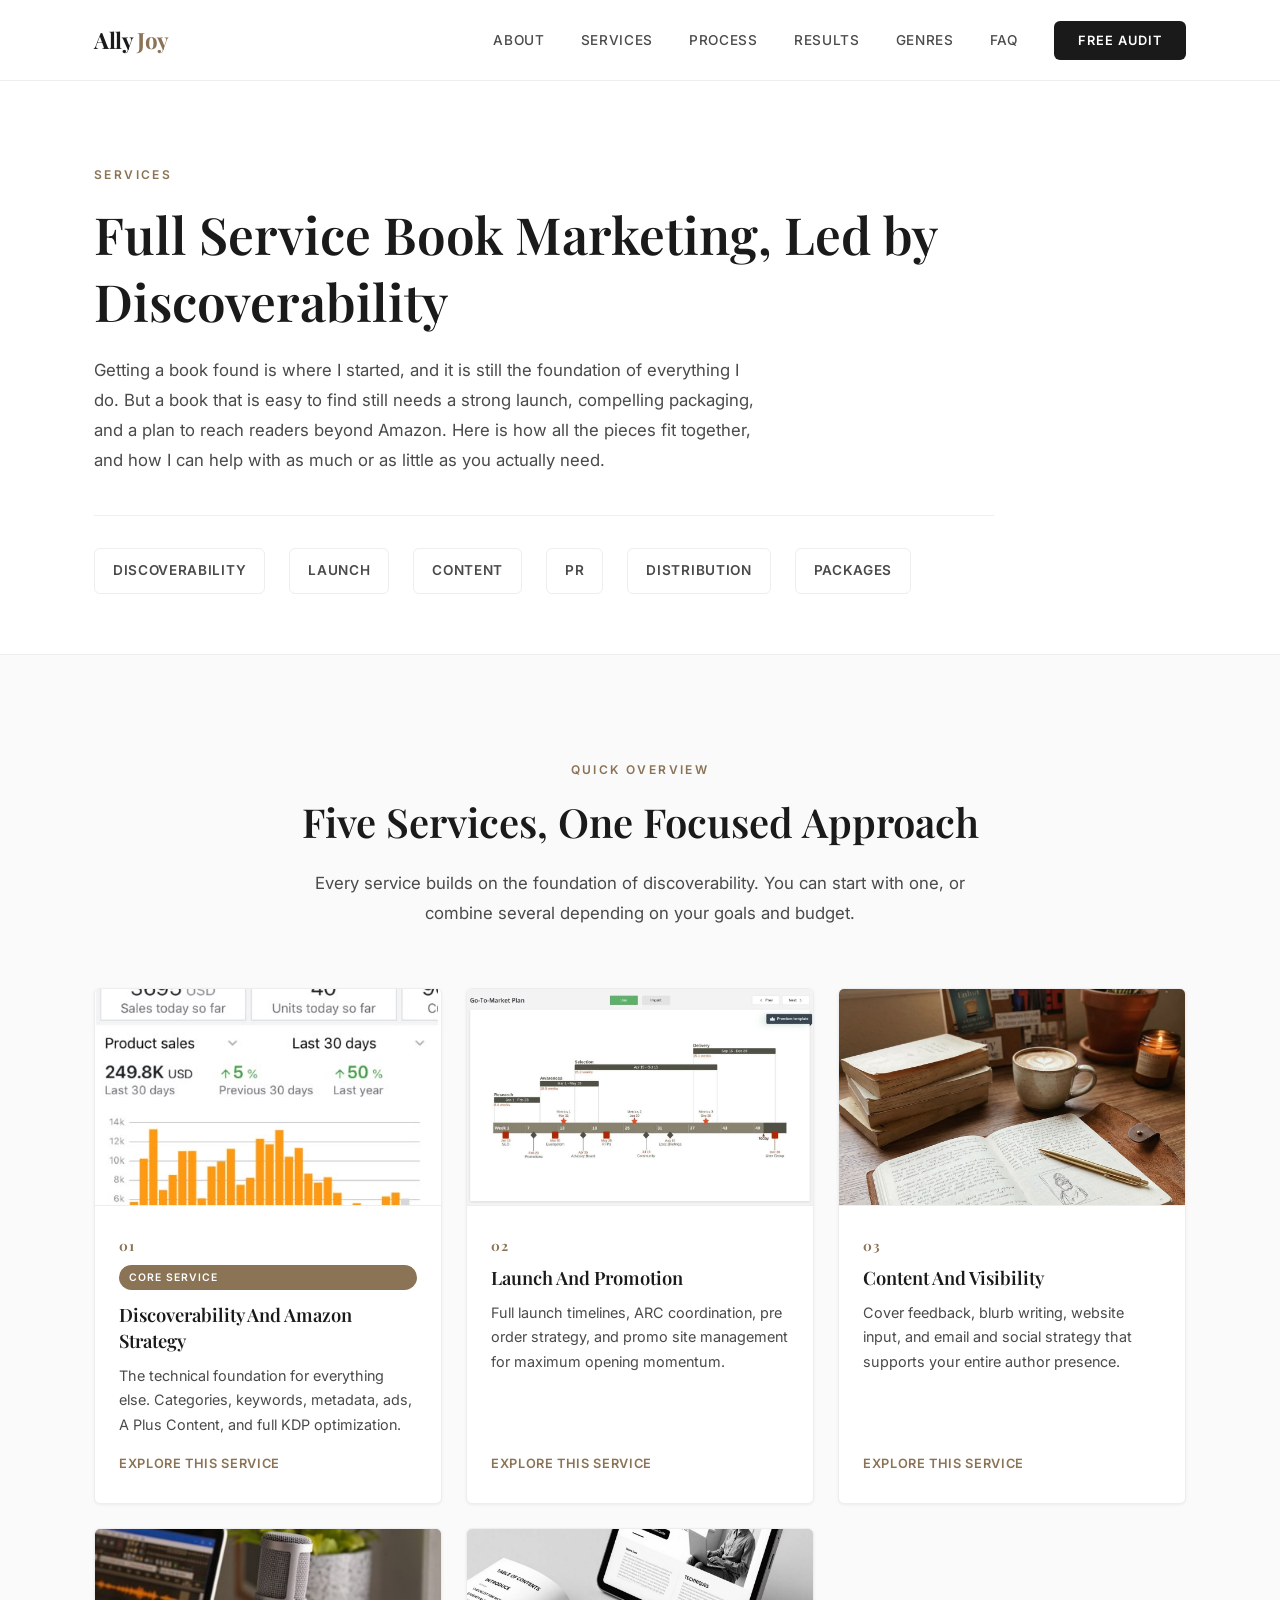
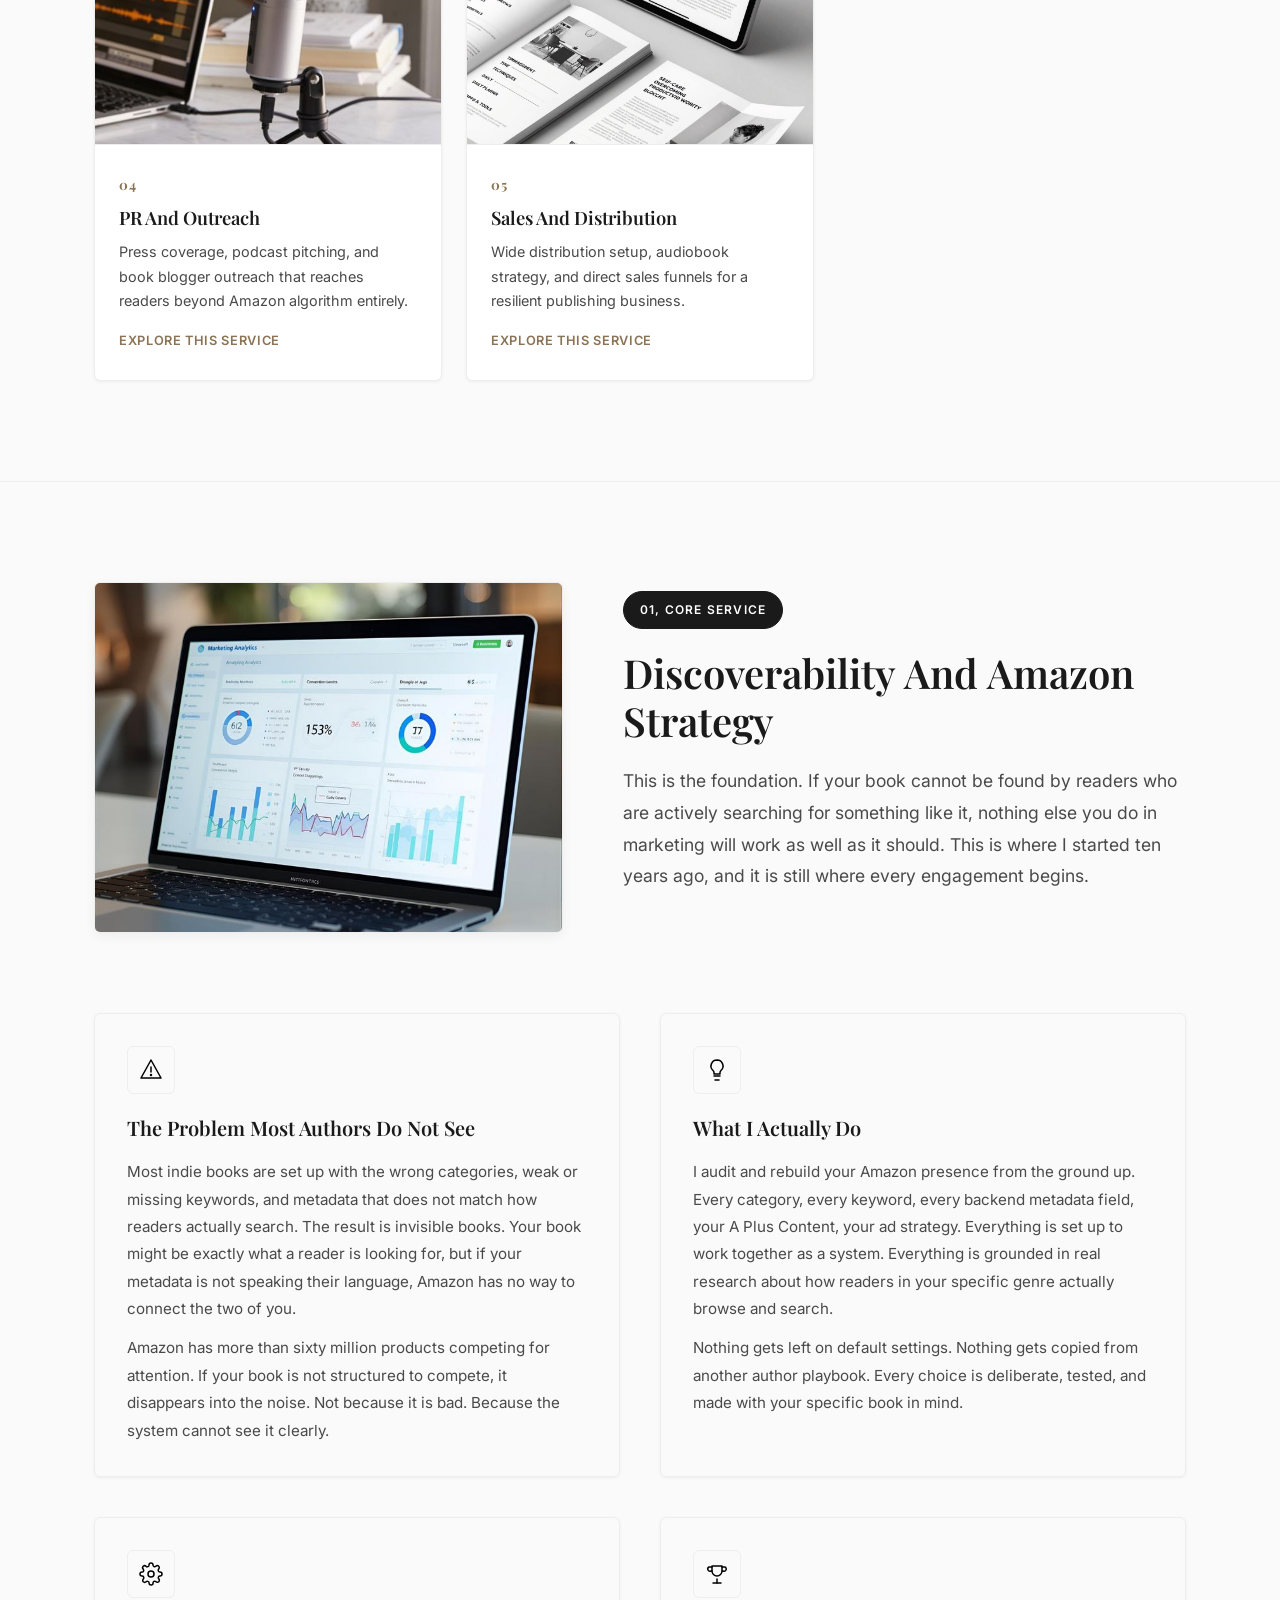
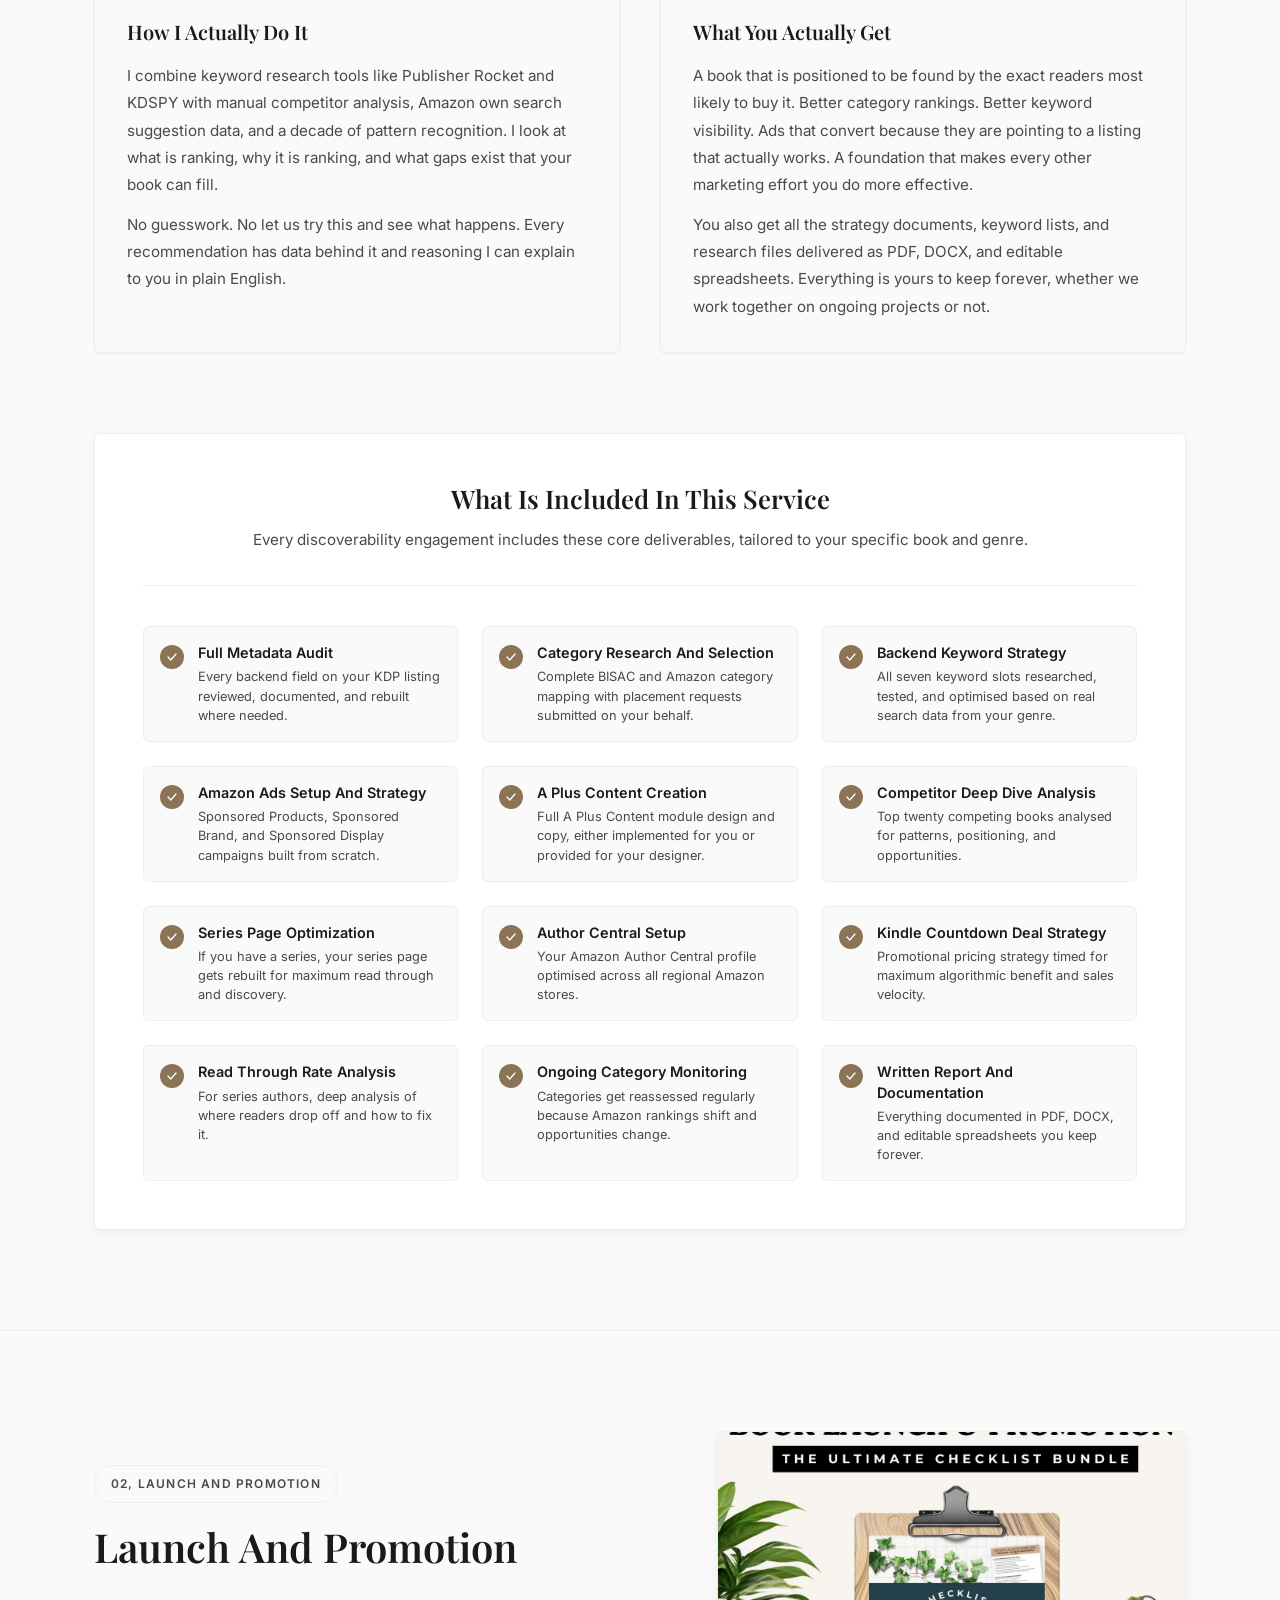
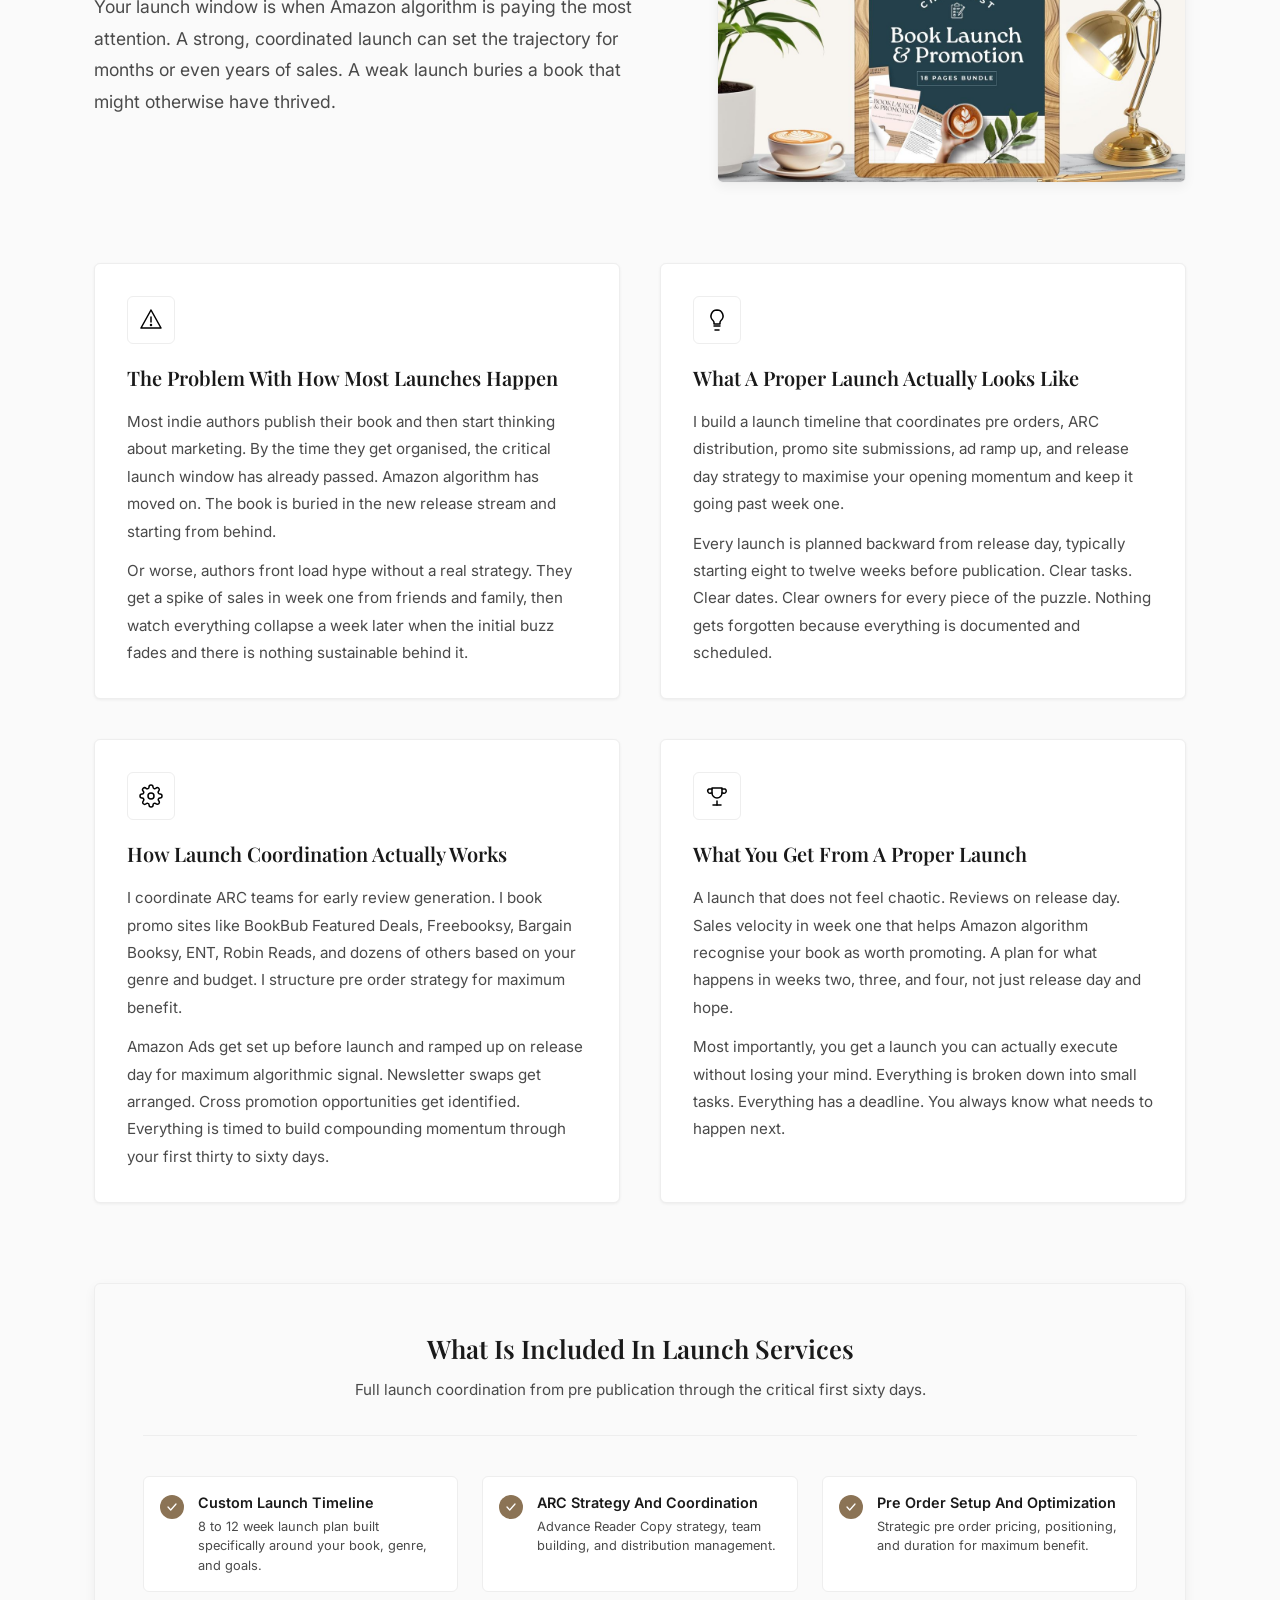
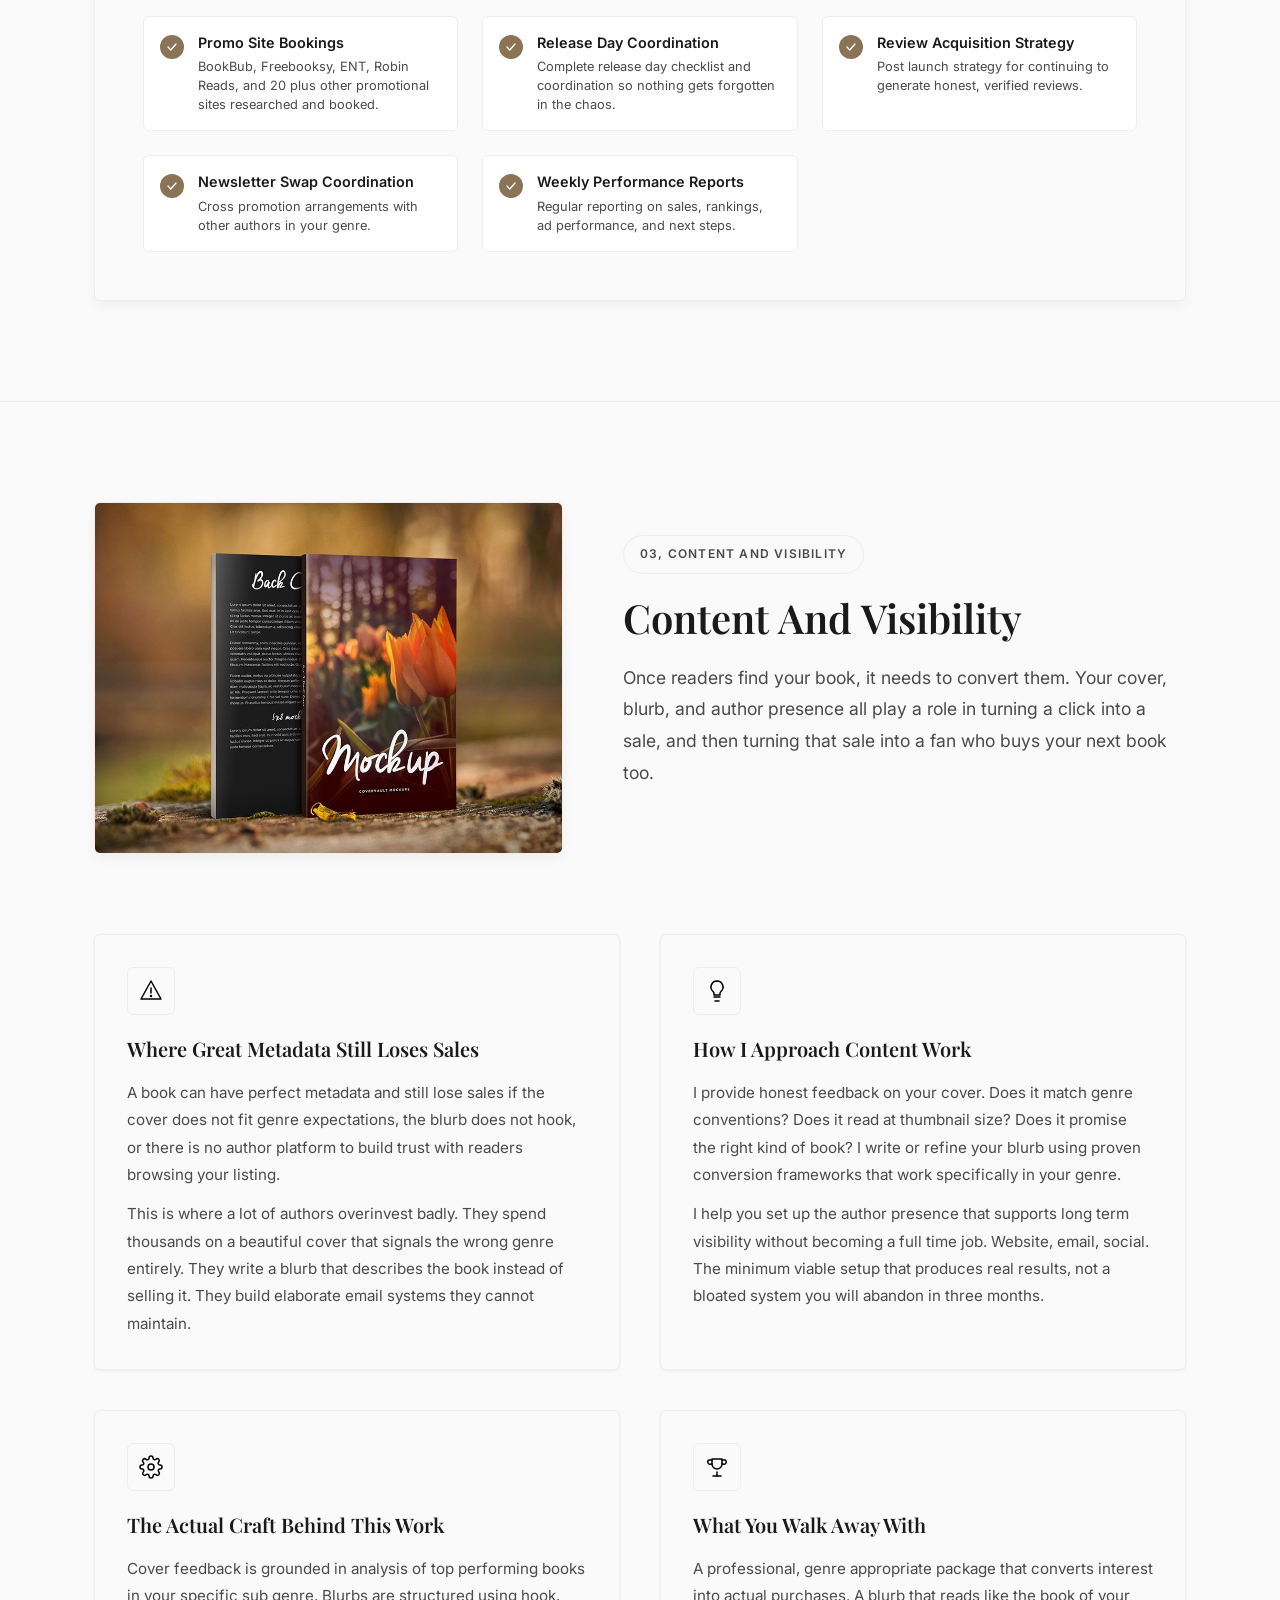
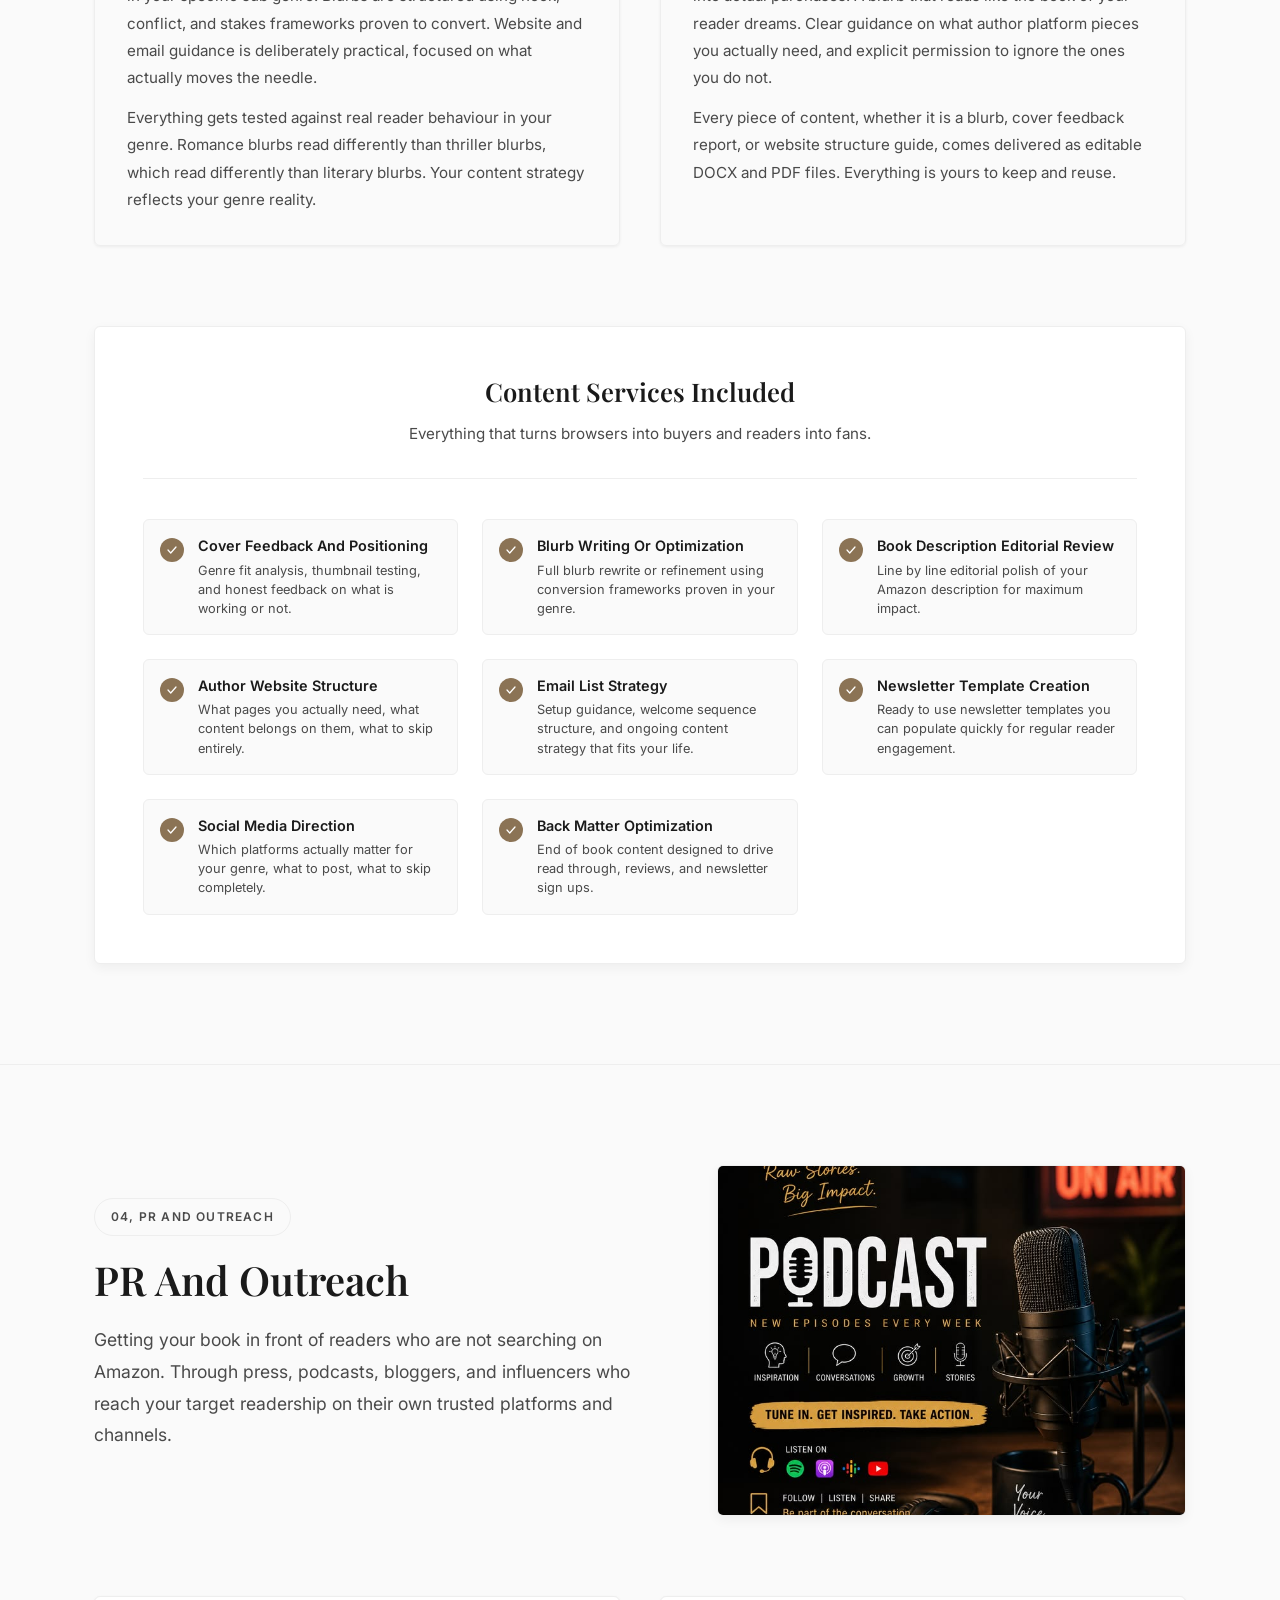
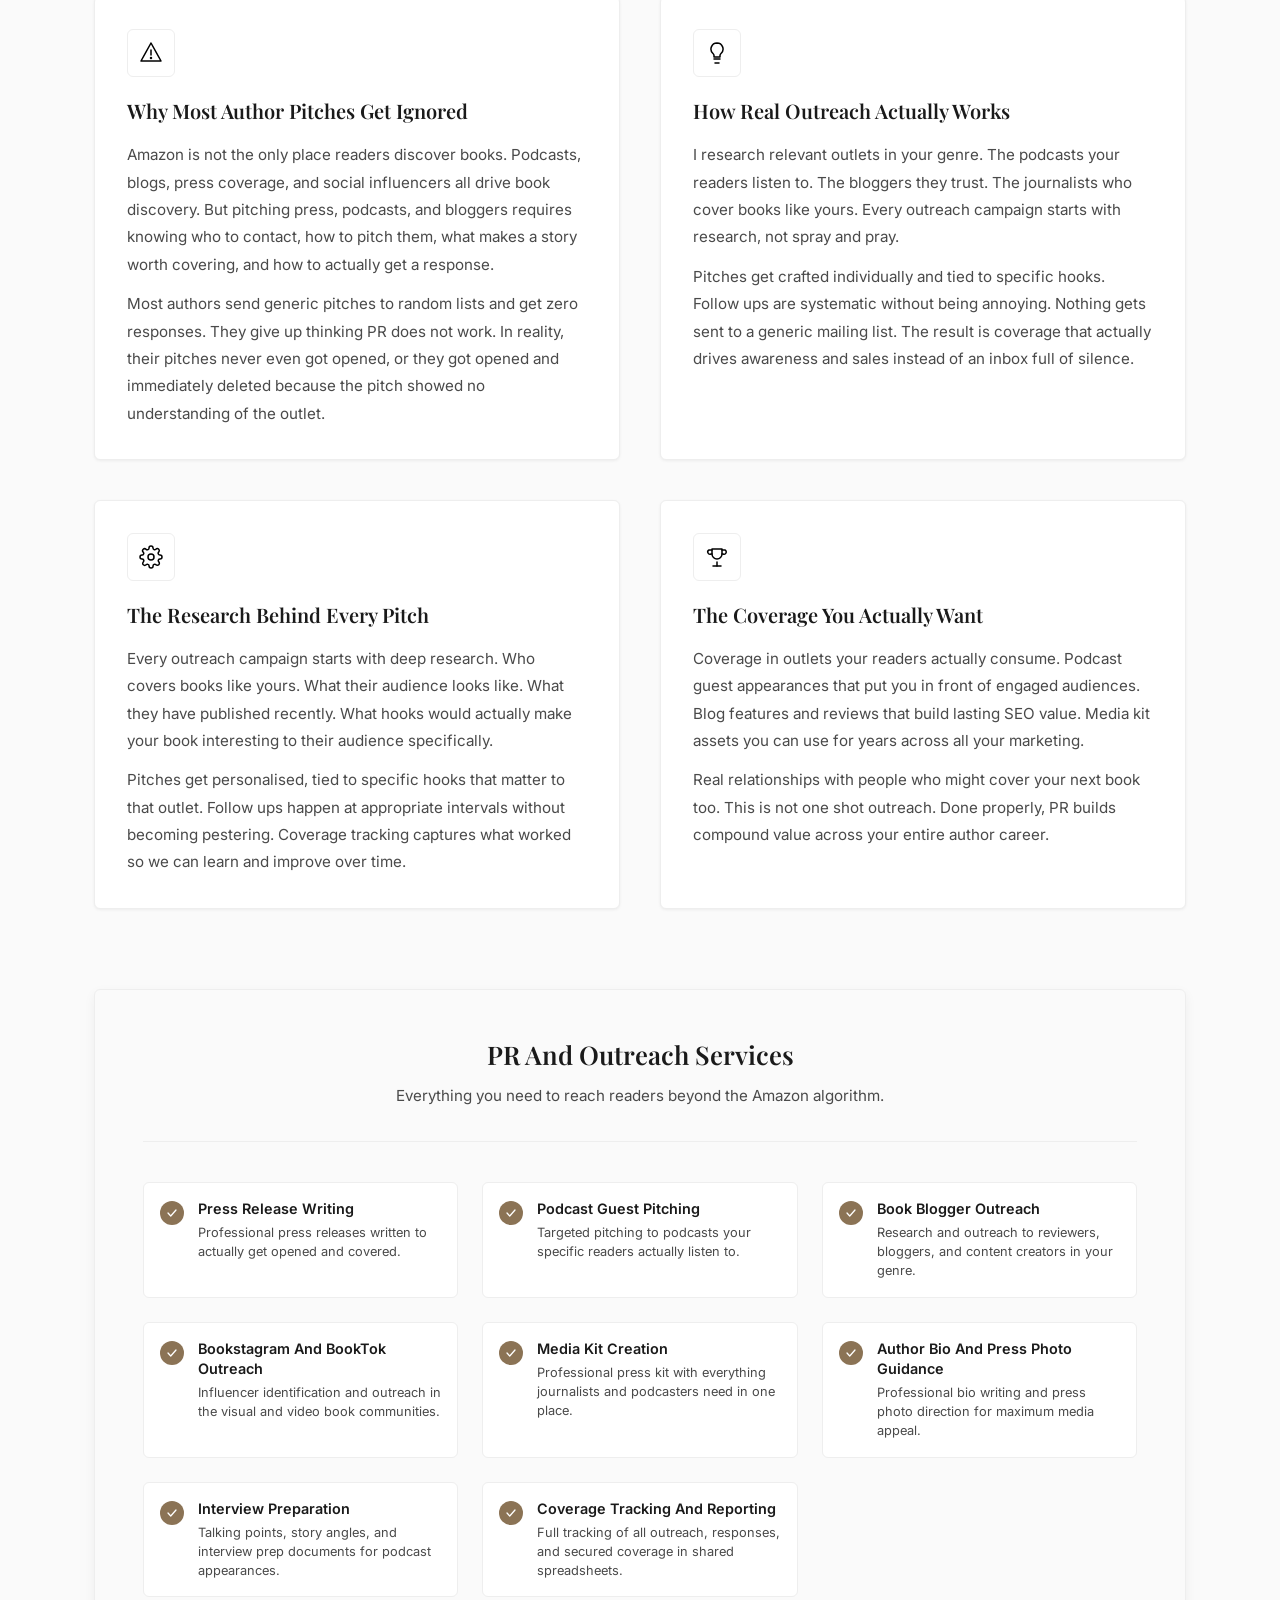
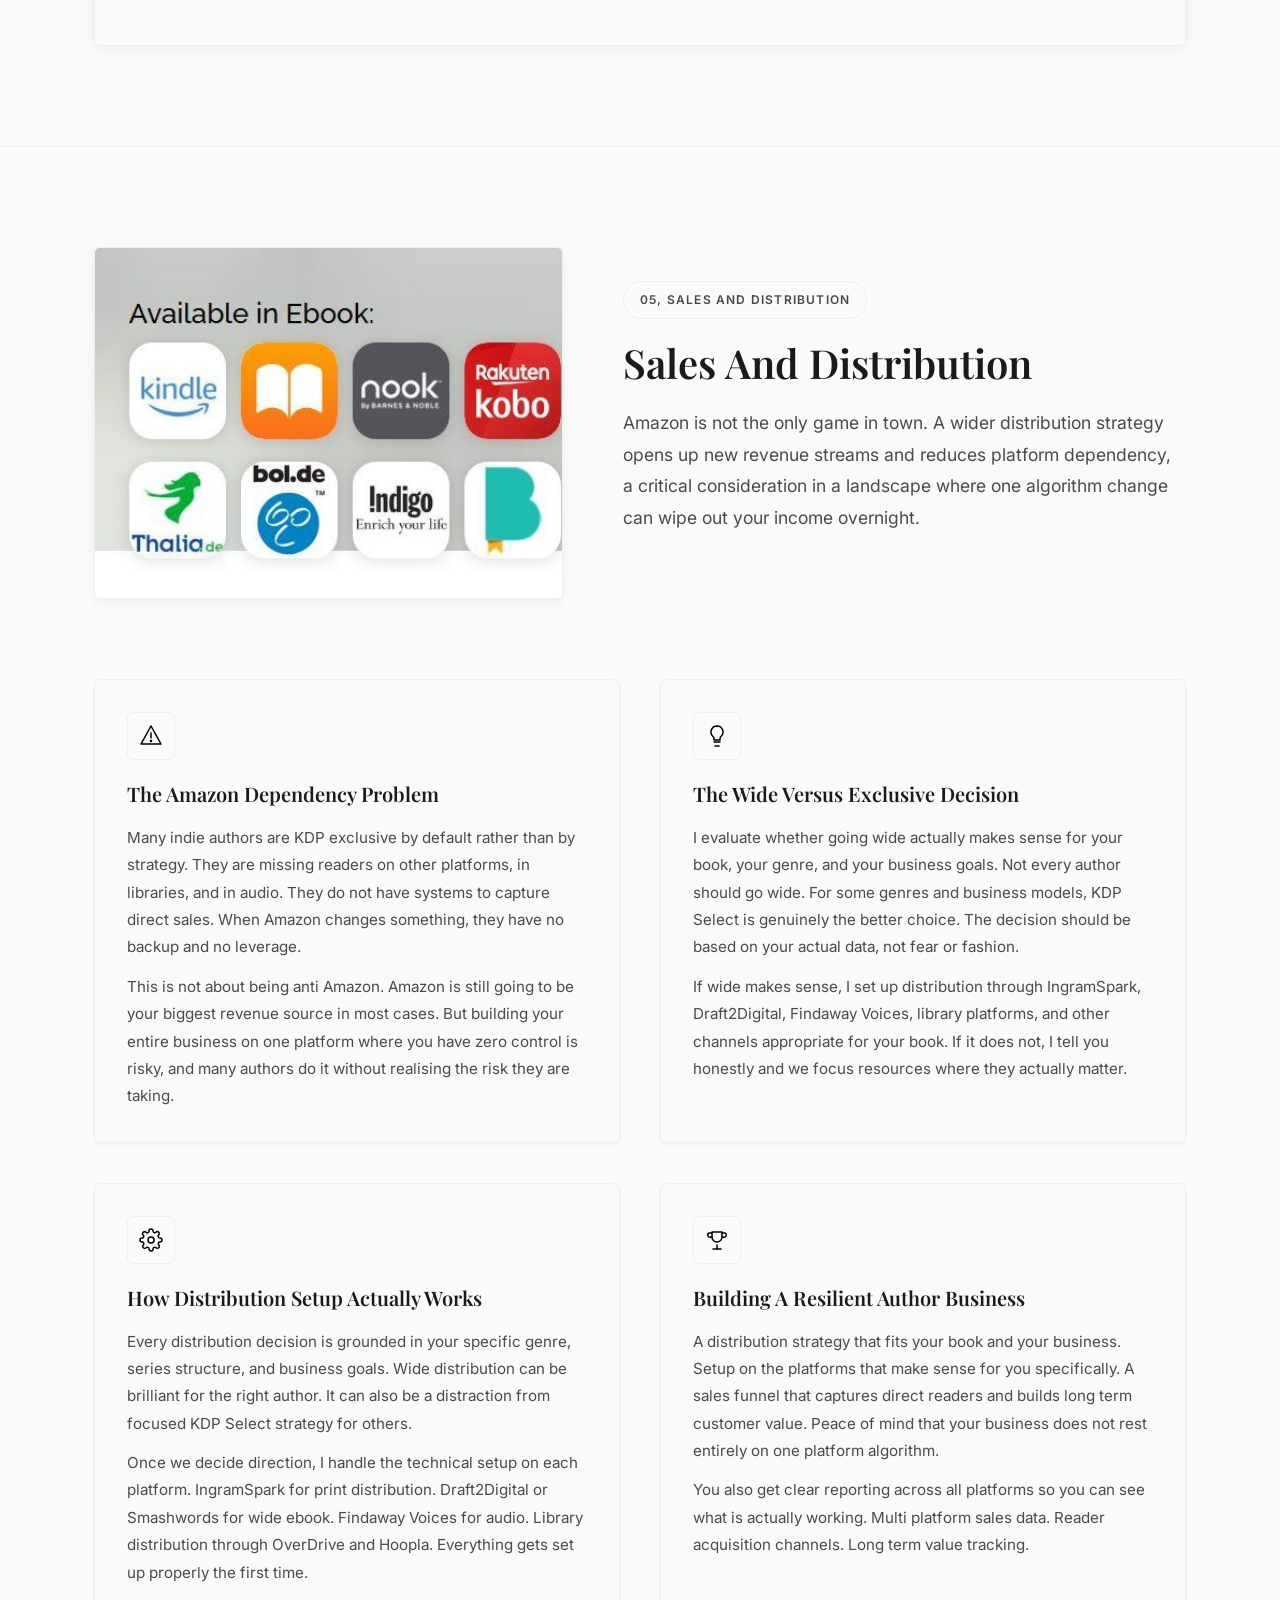
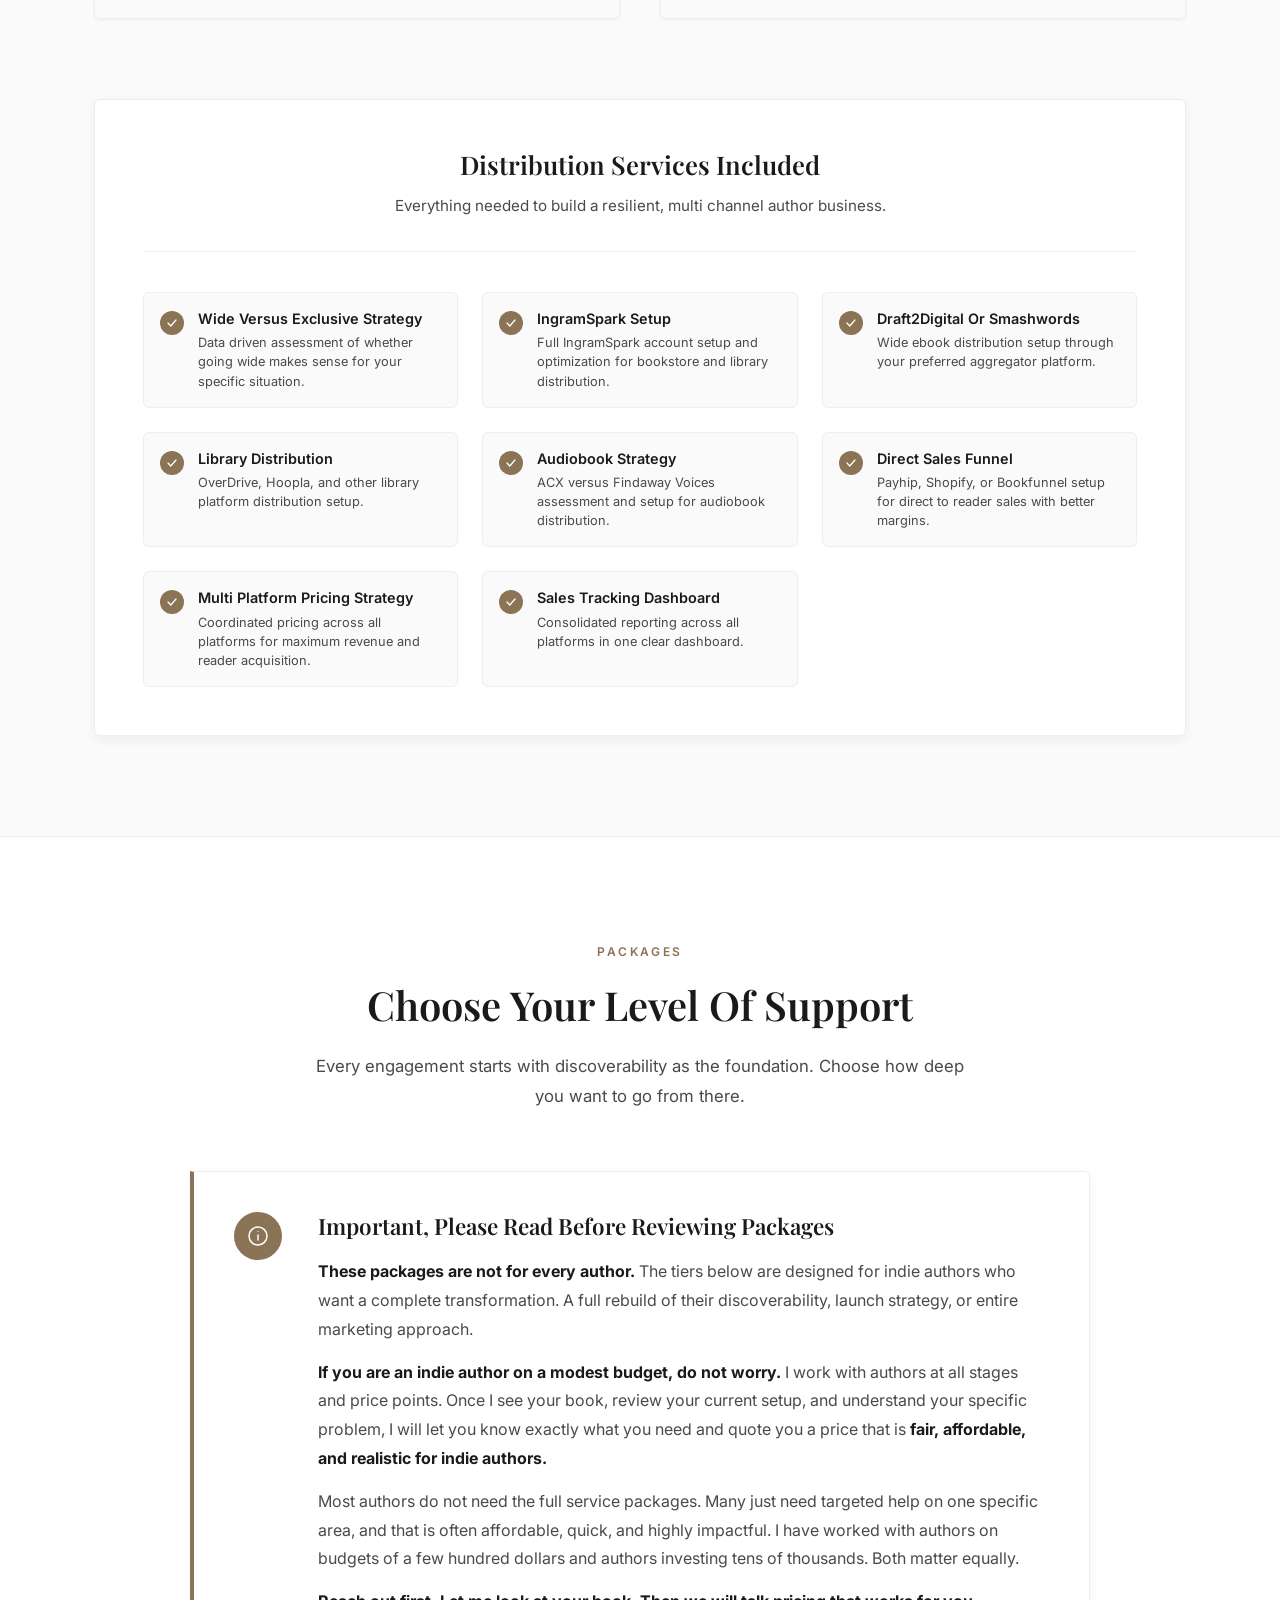
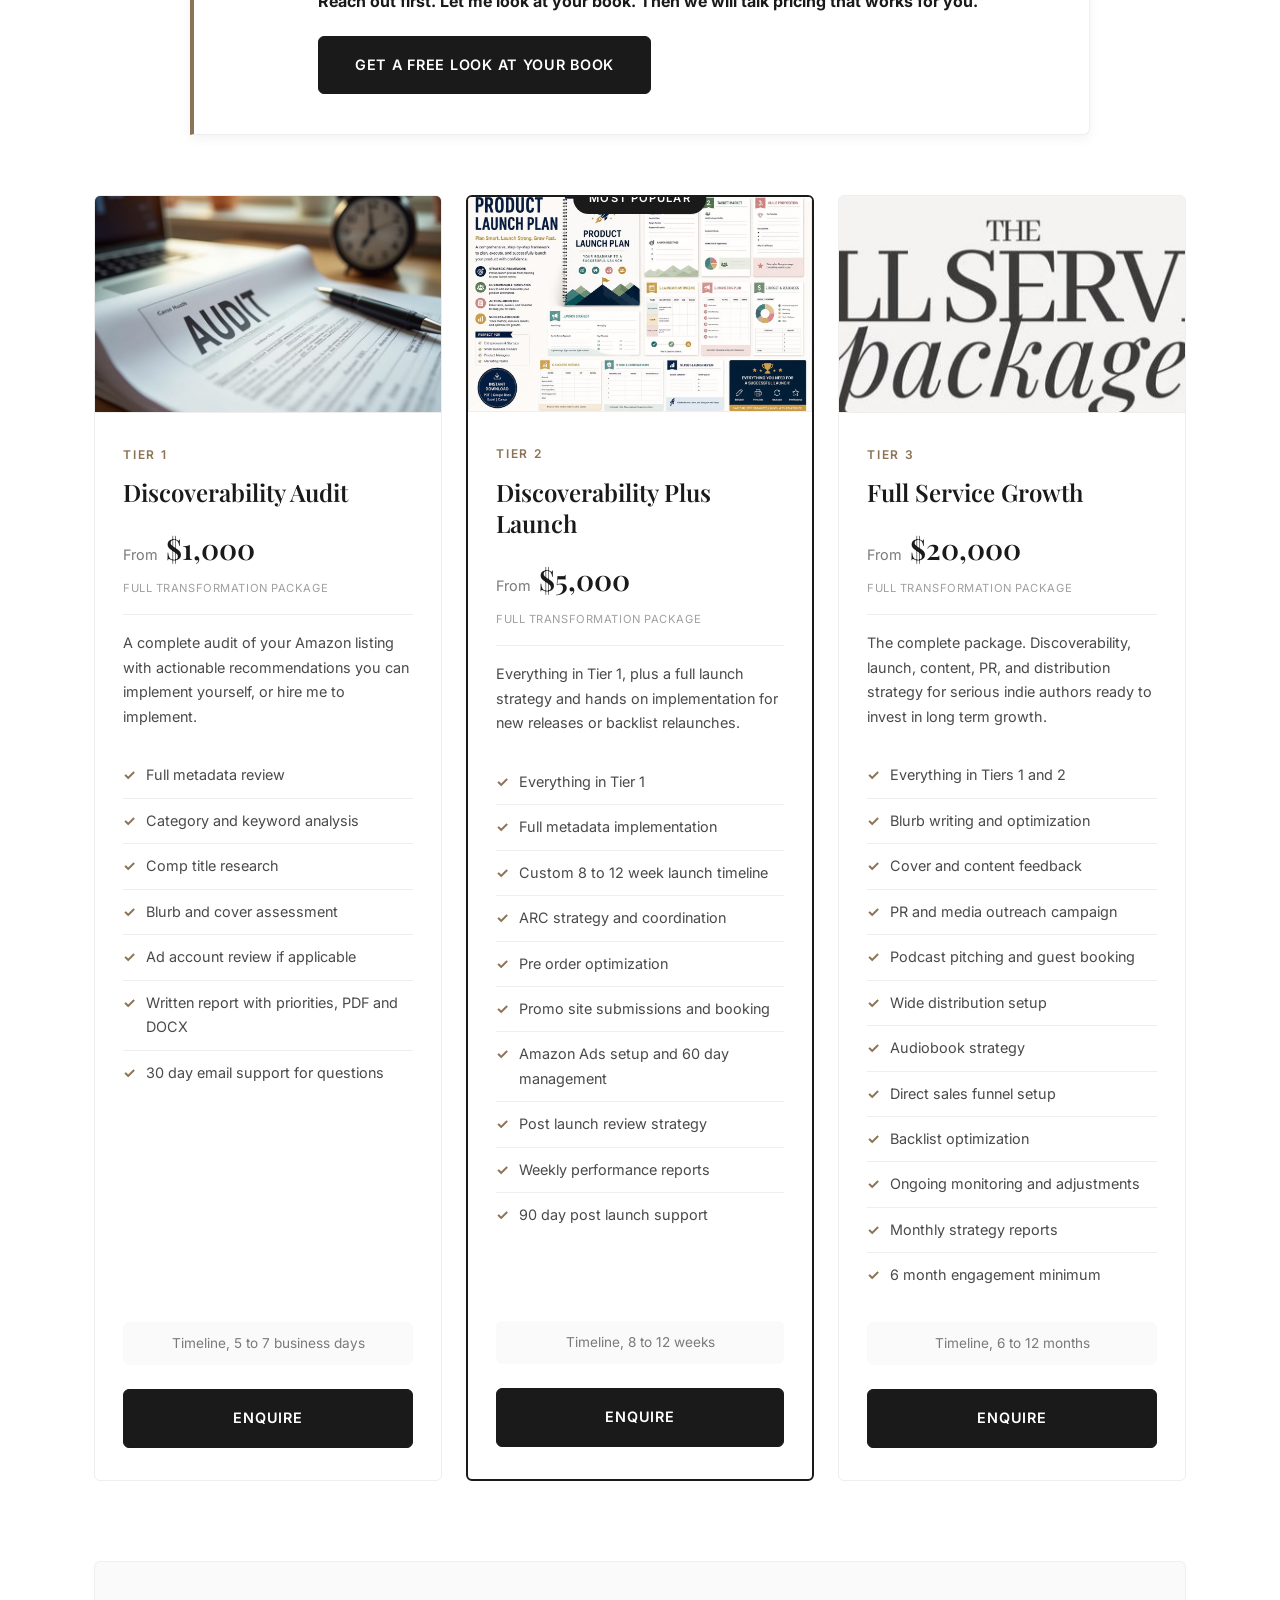
<file: services.html>
<!DOCTYPE html>
<html lang="en">
<head>
    <meta charset="UTF-8">
    <meta name="viewport" content="width=device-width, initial-scale=1.0">
    <title>Services, Ally Joy, Book Discovery Strategist</title>
    <meta name="description" content="Full service book marketing led by discoverability. Metadata audits, launch strategy, content, PR, and distribution for indie authors. Custom pricing for every budget.">
    <link rel="icon" type="image/x-icon" href="favicon.ico">
    <link rel="icon" type="image/png" sizes="32x32" href="favicon-32x32.png">
    <link rel="icon" type="image/png" sizes="16x16" href="favicon-16x16.png">
    <link rel="apple-touch-icon" sizes="180x180" href="apple-touch-icon.png">
    <link rel="preconnect" href="https://fonts.googleapis.com">
    <link rel="preconnect" href="https://fonts.gstatic.com" crossorigin>
    <link href="https://fonts.googleapis.com/css2?family=Playfair+Display:ital,wght@0,400;0,600;0,700;1,400&family=Inter:wght@300;400;500;600;700&display=swap" rel="stylesheet">
    <link rel="stylesheet" href="styles.css">
</head>
<body>

    <nav class="nav" id="nav">
        <div class="container nav__inner">
            <a href="index.html" class="nav__logo">Ally<span>Joy</span></a>
            <ul class="nav__links" id="navLinks">
                <li><a href="about.html">About</a></li>
                <li><a href="services.html">Services</a></li>
                <li><a href="process.html">Process</a></li>
                <li><a href="results.html">Results</a></li>
                <li><a href="genres.html">Genres</a></li>
                <li><a href="faq.html">FAQ</a></li>
                <li><a href="contact.html" class="nav__cta">Free Audit</a></li>
            </ul>
            <button class="nav__toggle" id="navToggle" aria-label="Toggle menu"><span></span><span></span><span></span></button>
        </div>
    </nav>

    <!-- SERVICES HERO -->
    <section class="services-hero">
        <div class="container">
            <div class="services-hero__inner fade-in">
                <span class="section-label">Services</span>
                <h1 class="section-title" style="font-size: clamp(2rem, 4vw, 3.2rem);">Full Service Book Marketing, Led by Discoverability</h1>
                <p class="section-subtitle">Getting a book found is where I started, and it is still the foundation of everything I do. But a book that is easy to find still needs a strong launch, compelling packaging, and a plan to reach readers beyond Amazon. Here is how all the pieces fit together, and how I can help with as much or as little as you actually need.</p>
                <div class="services-hero__nav">
                    <a href="#discoverability">Discoverability</a>
                    <a href="#launch">Launch</a>
                    <a href="#content">Content</a>
                    <a href="#pr">PR</a>
                    <a href="#distribution">Distribution</a>
                    <a href="#packages">Packages</a>
                </div>
            </div>
        </div>
    </section>

    <!-- SERVICE OVERVIEW GRID -->
    <section class="services-overview">
        <div class="container">
            <div class="section-header section-header--center fade-in">
                <span class="section-label">Quick Overview</span>
                <h2 class="section-title">Five Services, One Focused Approach</h2>
                <p class="section-subtitle">Every service builds on the foundation of discoverability. You can start with one, or combine several depending on your goals and budget.</p>
            </div>
            <div class="services-overview__grid">
                <a href="#discoverability" class="services-overview__card fade-in">
                    <div class="services-overview__image">
                        <img src="Amazon KDP dashboard and analytics.jpg" alt="Amazon KDP dashboard and analytics" loading="lazy">
                    </div>
                    <div class="services-overview__content">
                        <span class="services-overview__number">01</span>
                        <span class="services-overview__badge services-overview__badge--core">Core Service</span>
                        <h3>Discoverability And Amazon Strategy</h3>
                        <p>The technical foundation for everything else. Categories, keywords, metadata, ads, A Plus Content, and full KDP optimization.</p>
                        <span class="services-overview__link">Explore this service</span>
                    </div>
                </a>
                <a href="#launch" class="services-overview__card fade-in">
                    <div class="services-overview__image">
                        <img src="Launch calendar and timeline planning.jpg" alt="Launch calendar and timeline planning" loading="lazy">
                    </div>
                    <div class="services-overview__content">
                        <span class="services-overview__number">02</span>
                        <h3>Launch And Promotion</h3>
                        <p>Full launch timelines, ARC coordination, pre order strategy, and promo site management for maximum opening momentum.</p>
                        <span class="services-overview__link">Explore this service</span>
                    </div>
                </a>
                <a href="#content" class="services-overview__card fade-in">
                    <div class="services-overview__image">
                        <img src="Book covers and blurb writing workspace.jpg" alt="Book covers and blurb writing workspace" loading="lazy">
                    </div>
                    <div class="services-overview__content">
                        <span class="services-overview__number">03</span>
                        <h3>Content And Visibility</h3>
                        <p>Cover feedback, blurb writing, website input, and email and social strategy that supports your entire author presence.</p>
                        <span class="services-overview__link">Explore this service</span>
                    </div>
                </a>
                <a href="#pr" class="services-overview__card fade-in">
                    <div class="services-overview__image">
                        <img src="Podcast microphone and press materials.jpg" alt="Podcast microphone and press materials" loading="lazy">
                    </div>
                    <div class="services-overview__content">
                        <span class="services-overview__number">04</span>
                        <h3>PR And Outreach</h3>
                        <p>Press coverage, podcast pitching, and book blogger outreach that reaches readers beyond Amazon algorithm entirely.</p>
                        <span class="services-overview__link">Explore this service</span>
                    </div>
                </a>
                <a href="#distribution" class="services-overview__card fade-in">
                    <div class="services-overview__image">
                        <img src="Multiple book formats and distribution channels.jpg" alt="Multiple book formats and distribution channels" loading="lazy">
                    </div>
                    <div class="services-overview__content">
                        <span class="services-overview__number">05</span>
                        <h3>Sales And Distribution</h3>
                        <p>Wide distribution setup, audiobook strategy, and direct sales funnels for a resilient publishing business.</p>
                        <span class="services-overview__link">Explore this service</span>
                    </div>
                </a>
            </div>
        </div>
    </section>

    <!-- SERVICE 1: DISCOVERABILITY (CORE) -->
    <div class="service-block" id="discoverability">
        <div class="container">
            <div class="service-block__hero fade-in">
                <div class="service-block__hero-image">
                    <img src="Deep dive into Amazon discoverability analytics.jpg" alt="Deep dive into Amazon discoverability analytics" loading="lazy">
                </div>
                <div class="service-block__hero-content">
                    <span class="service-block__badge service-block__badge--core">01, Core Service</span>
                    <h2>Discoverability And Amazon Strategy</h2>
                    <p class="service-block__intro">This is the foundation. If your book cannot be found by readers who are actively searching for something like it, nothing else you do in marketing will work as well as it should. This is where I started ten years ago, and it is still where every engagement begins.</p>
                </div>
            </div>

            <div class="service-block__details">
                <div class="service-block__section fade-in">
                    <div class="service-block__section-icon">
                        <img src="images/icon-problem.svg" alt="" loading="lazy">
                    </div>
                    <h4>The Problem Most Authors Do Not See</h4>
                    <p>Most indie books are set up with the wrong categories, weak or missing keywords, and metadata that does not match how readers actually search. The result is invisible books. Your book might be exactly what a reader is looking for, but if your metadata is not speaking their language, Amazon has no way to connect the two of you.</p>
                    <p>Amazon has more than sixty million products competing for attention. If your book is not structured to compete, it disappears into the noise. Not because it is bad. Because the system cannot see it clearly.</p>
                </div>

                <div class="service-block__section fade-in">
                    <div class="service-block__section-icon">
                        <img src="images/icon-solution.svg" alt="" loading="lazy">
                    </div>
                    <h4>What I Actually Do</h4>
                    <p>I audit and rebuild your Amazon presence from the ground up. Every category, every keyword, every backend metadata field, your A Plus Content, your ad strategy. Everything is set up to work together as a system. Everything is grounded in real research about how readers in your specific genre actually browse and search.</p>
                    <p>Nothing gets left on default settings. Nothing gets copied from another author playbook. Every choice is deliberate, tested, and made with your specific book in mind.</p>
                </div>

                <div class="service-block__section fade-in">
                    <div class="service-block__section-icon">
                        <img src="images/icon-method.svg" alt="" loading="lazy">
                    </div>
                    <h4>How I Actually Do It</h4>
                    <p>I combine keyword research tools like Publisher Rocket and KDSPY with manual competitor analysis, Amazon own search suggestion data, and a decade of pattern recognition. I look at what is ranking, why it is ranking, and what gaps exist that your book can fill.</p>
                    <p>No guesswork. No let us try this and see what happens. Every recommendation has data behind it and reasoning I can explain to you in plain English.</p>
                </div>

                <div class="service-block__section fade-in">
                    <div class="service-block__section-icon">
                        <img src="images/icon-outcome.svg" alt="" loading="lazy">
                    </div>
                    <h4>What You Actually Get</h4>
                    <p>A book that is positioned to be found by the exact readers most likely to buy it. Better category rankings. Better keyword visibility. Ads that convert because they are pointing to a listing that actually works. A foundation that makes every other marketing effort you do more effective.</p>
                    <p>You also get all the strategy documents, keyword lists, and research files delivered as PDF, DOCX, and editable spreadsheets. Everything is yours to keep forever, whether we work together on ongoing projects or not.</p>
                </div>
            </div>

            <div class="service-block__deliverables fade-in">
                <div class="service-block__deliverables-header">
                    <h3>What Is Included In This Service</h3>
                    <p>Every discoverability engagement includes these core deliverables, tailored to your specific book and genre.</p>
                </div>
                <div class="service-block__deliverables-grid">
                    <div class="deliverable">
                        <div class="deliverable__check">
                            <img src="images/icon-check-small.svg" alt="" loading="lazy">
                        </div>
                        <div>
                            <h5>Full Metadata Audit</h5>
                            <p>Every backend field on your KDP listing reviewed, documented, and rebuilt where needed.</p>
                        </div>
                    </div>
                    <div class="deliverable">
                        <div class="deliverable__check">
                            <img src="images/icon-check-small.svg" alt="" loading="lazy">
                        </div>
                        <div>
                            <h5>Category Research And Selection</h5>
                            <p>Complete BISAC and Amazon category mapping with placement requests submitted on your behalf.</p>
                        </div>
                    </div>
                    <div class="deliverable">
                        <div class="deliverable__check">
                            <img src="images/icon-check-small.svg" alt="" loading="lazy">
                        </div>
                        <div>
                            <h5>Backend Keyword Strategy</h5>
                            <p>All seven keyword slots researched, tested, and optimised based on real search data from your genre.</p>
                        </div>
                    </div>
                    <div class="deliverable">
                        <div class="deliverable__check">
                            <img src="images/icon-check-small.svg" alt="" loading="lazy">
                        </div>
                        <div>
                            <h5>Amazon Ads Setup And Strategy</h5>
                            <p>Sponsored Products, Sponsored Brand, and Sponsored Display campaigns built from scratch.</p>
                        </div>
                    </div>
                    <div class="deliverable">
                        <div class="deliverable__check">
                            <img src="images/icon-check-small.svg" alt="" loading="lazy">
                        </div>
                        <div>
                            <h5>A Plus Content Creation</h5>
                            <p>Full A Plus Content module design and copy, either implemented for you or provided for your designer.</p>
                        </div>
                    </div>
                    <div class="deliverable">
                        <div class="deliverable__check">
                            <img src="images/icon-check-small.svg" alt="" loading="lazy">
                        </div>
                        <div>
                            <h5>Competitor Deep Dive Analysis</h5>
                            <p>Top twenty competing books analysed for patterns, positioning, and opportunities.</p>
                        </div>
                    </div>
                    <div class="deliverable">
                        <div class="deliverable__check">
                            <img src="images/icon-check-small.svg" alt="" loading="lazy">
                        </div>
                        <div>
                            <h5>Series Page Optimization</h5>
                            <p>If you have a series, your series page gets rebuilt for maximum read through and discovery.</p>
                        </div>
                    </div>
                    <div class="deliverable">
                        <div class="deliverable__check">
                            <img src="images/icon-check-small.svg" alt="" loading="lazy">
                        </div>
                        <div>
                            <h5>Author Central Setup</h5>
                            <p>Your Amazon Author Central profile optimised across all regional Amazon stores.</p>
                        </div>
                    </div>
                    <div class="deliverable">
                        <div class="deliverable__check">
                            <img src="images/icon-check-small.svg" alt="" loading="lazy">
                        </div>
                        <div>
                            <h5>Kindle Countdown Deal Strategy</h5>
                            <p>Promotional pricing strategy timed for maximum algorithmic benefit and sales velocity.</p>
                        </div>
                    </div>
                    <div class="deliverable">
                        <div class="deliverable__check">
                            <img src="images/icon-check-small.svg" alt="" loading="lazy">
                        </div>
                        <div>
                            <h5>Read Through Rate Analysis</h5>
                            <p>For series authors, deep analysis of where readers drop off and how to fix it.</p>
                        </div>
                    </div>
                    <div class="deliverable">
                        <div class="deliverable__check">
                            <img src="images/icon-check-small.svg" alt="" loading="lazy">
                        </div>
                        <div>
                            <h5>Ongoing Category Monitoring</h5>
                            <p>Categories get reassessed regularly because Amazon rankings shift and opportunities change.</p>
                        </div>
                    </div>
                    <div class="deliverable">
                        <div class="deliverable__check">
                            <img src="images/icon-check-small.svg" alt="" loading="lazy">
                        </div>
                        <div>
                            <h5>Written Report And Documentation</h5>
                            <p>Everything documented in PDF, DOCX, and editable spreadsheets you keep forever.</p>
                        </div>
                    </div>
                </div>
            </div>
        </div>
    </div>

    <!-- SERVICE 2: LAUNCH & PROMOTION -->
    <div class="service-block service-block--alt" id="launch">
        <div class="container">
            <div class="service-block__hero service-block__hero--reverse fade-in">
                <div class="service-block__hero-image">
                    <img src="Book launch planning calendar and timeline.jpg" alt="Book launch planning calendar and timeline" loading="lazy">
                </div>
                <div class="service-block__hero-content">
                    <span class="service-block__badge">02, Launch And Promotion</span>
                    <h2>Launch And Promotion</h2>
                    <p class="service-block__intro">Your launch window is when Amazon algorithm is paying the most attention. A strong, coordinated launch can set the trajectory for months or even years of sales. A weak launch buries a book that might otherwise have thrived.</p>
                </div>
            </div>

            <div class="service-block__details">
                <div class="service-block__section fade-in">
                    <div class="service-block__section-icon">
                        <img src="images/icon-problem.svg" alt="" loading="lazy">
                    </div>
                    <h4>The Problem With How Most Launches Happen</h4>
                    <p>Most indie authors publish their book and then start thinking about marketing. By the time they get organised, the critical launch window has already passed. Amazon algorithm has moved on. The book is buried in the new release stream and starting from behind.</p>
                    <p>Or worse, authors front load hype without a real strategy. They get a spike of sales in week one from friends and family, then watch everything collapse a week later when the initial buzz fades and there is nothing sustainable behind it.</p>
                </div>

                <div class="service-block__section fade-in">
                    <div class="service-block__section-icon">
                        <img src="images/icon-solution.svg" alt="" loading="lazy">
                    </div>
                    <h4>What A Proper Launch Actually Looks Like</h4>
                    <p>I build a launch timeline that coordinates pre orders, ARC distribution, promo site submissions, ad ramp up, and release day strategy to maximise your opening momentum and keep it going past week one.</p>
                    <p>Every launch is planned backward from release day, typically starting eight to twelve weeks before publication. Clear tasks. Clear dates. Clear owners for every piece of the puzzle. Nothing gets forgotten because everything is documented and scheduled.</p>
                </div>

                <div class="service-block__section fade-in">
                    <div class="service-block__section-icon">
                        <img src="images/icon-method.svg" alt="" loading="lazy">
                    </div>
                    <h4>How Launch Coordination Actually Works</h4>
                    <p>I coordinate ARC teams for early review generation. I book promo sites like BookBub Featured Deals, Freebooksy, Bargain Booksy, ENT, Robin Reads, and dozens of others based on your genre and budget. I structure pre order strategy for maximum benefit.</p>
                    <p>Amazon Ads get set up before launch and ramped up on release day for maximum algorithmic signal. Newsletter swaps get arranged. Cross promotion opportunities get identified. Everything is timed to build compounding momentum through your first thirty to sixty days.</p>
                </div>

                <div class="service-block__section fade-in">
                    <div class="service-block__section-icon">
                        <img src="images/icon-outcome.svg" alt="" loading="lazy">
                    </div>
                    <h4>What You Get From A Proper Launch</h4>
                    <p>A launch that does not feel chaotic. Reviews on release day. Sales velocity in week one that helps Amazon algorithm recognise your book as worth promoting. A plan for what happens in weeks two, three, and four, not just release day and hope.</p>
                    <p>Most importantly, you get a launch you can actually execute without losing your mind. Everything is broken down into small tasks. Everything has a deadline. You always know what needs to happen next.</p>
                </div>
            </div>

            <div class="service-block__deliverables fade-in">
                <div class="service-block__deliverables-header">
                    <h3>What Is Included In Launch Services</h3>
                    <p>Full launch coordination from pre publication through the critical first sixty days.</p>
                </div>
                <div class="service-block__deliverables-grid">
                    <div class="deliverable">
                        <div class="deliverable__check">
                            <img src="images/icon-check-small.svg" alt="" loading="lazy">
                        </div>
                        <div>
                            <h5>Custom Launch Timeline</h5>
                            <p>8 to 12 week launch plan built specifically around your book, genre, and goals.</p>
                        </div>
                    </div>
                    <div class="deliverable">
                        <div class="deliverable__check">
                            <img src="images/icon-check-small.svg" alt="" loading="lazy">
                        </div>
                        <div>
                            <h5>ARC Strategy And Coordination</h5>
                            <p>Advance Reader Copy strategy, team building, and distribution management.</p>
                        </div>
                    </div>
                    <div class="deliverable">
                        <div class="deliverable__check">
                            <img src="images/icon-check-small.svg" alt="" loading="lazy">
                        </div>
                        <div>
                            <h5>Pre Order Setup And Optimization</h5>
                            <p>Strategic pre order pricing, positioning, and duration for maximum benefit.</p>
                        </div>
                    </div>
                    <div class="deliverable">
                        <div class="deliverable__check">
                            <img src="images/icon-check-small.svg" alt="" loading="lazy">
                        </div>
                        <div>
                            <h5>Promo Site Bookings</h5>
                            <p>BookBub, Freebooksy, ENT, Robin Reads, and 20 plus other promotional sites researched and booked.</p>
                        </div>
                    </div>
                    <div class="deliverable">
                        <div class="deliverable__check">
                            <img src="images/icon-check-small.svg" alt="" loading="lazy">
                        </div>
                        <div>
                            <h5>Release Day Coordination</h5>
                            <p>Complete release day checklist and coordination so nothing gets forgotten in the chaos.</p>
                        </div>
                    </div>
                    <div class="deliverable">
                        <div class="deliverable__check">
                            <img src="images/icon-check-small.svg" alt="" loading="lazy">
                        </div>
                        <div>
                            <h5>Review Acquisition Strategy</h5>
                            <p>Post launch strategy for continuing to generate honest, verified reviews.</p>
                        </div>
                    </div>
                    <div class="deliverable">
                        <div class="deliverable__check">
                            <img src="images/icon-check-small.svg" alt="" loading="lazy">
                        </div>
                        <div>
                            <h5>Newsletter Swap Coordination</h5>
                            <p>Cross promotion arrangements with other authors in your genre.</p>
                        </div>
                    </div>
                    <div class="deliverable">
                        <div class="deliverable__check">
                            <img src="images/icon-check-small.svg" alt="" loading="lazy">
                        </div>
                        <div>
                            <h5>Weekly Performance Reports</h5>
                            <p>Regular reporting on sales, rankings, ad performance, and next steps.</p>
                        </div>
                    </div>
                </div>
            </div>
        </div>
    </div>

    <!-- SERVICE 3: CONTENT & VISIBILITY -->
    <div class="service-block" id="content">
        <div class="container">
            <div class="service-block__hero fade-in">
                <div class="service-block__hero-image">
                    <img src="Book cover mockups and blurb writing materials.jpg" alt="Book cover mockups and blurb writing materials" loading="lazy">
                </div>
                <div class="service-block__hero-content">
                    <span class="service-block__badge">03, Content And Visibility</span>
                    <h2>Content And Visibility</h2>
                    <p class="service-block__intro">Once readers find your book, it needs to convert them. Your cover, blurb, and author presence all play a role in turning a click into a sale, and then turning that sale into a fan who buys your next book too.</p>
                </div>
            </div>

            <div class="service-block__details">
                <div class="service-block__section fade-in">
                    <div class="service-block__section-icon">
                        <img src="images/icon-problem.svg" alt="" loading="lazy">
                    </div>
                    <h4>Where Great Metadata Still Loses Sales</h4>
                    <p>A book can have perfect metadata and still lose sales if the cover does not fit genre expectations, the blurb does not hook, or there is no author platform to build trust with readers browsing your listing.</p>
                    <p>This is where a lot of authors overinvest badly. They spend thousands on a beautiful cover that signals the wrong genre entirely. They write a blurb that describes the book instead of selling it. They build elaborate email systems they cannot maintain.</p>
                </div>

                <div class="service-block__section fade-in">
                    <div class="service-block__section-icon">
                        <img src="images/icon-solution.svg" alt="" loading="lazy">
                    </div>
                    <h4>How I Approach Content Work</h4>
                    <p>I provide honest feedback on your cover. Does it match genre conventions? Does it read at thumbnail size? Does it promise the right kind of book? I write or refine your blurb using proven conversion frameworks that work specifically in your genre.</p>
                    <p>I help you set up the author presence that supports long term visibility without becoming a full time job. Website, email, social. The minimum viable setup that produces real results, not a bloated system you will abandon in three months.</p>
                </div>

                <div class="service-block__section fade-in">
                    <div class="service-block__section-icon">
                        <img src="images/icon-method.svg" alt="" loading="lazy">
                    </div>
                    <h4>The Actual Craft Behind This Work</h4>
                    <p>Cover feedback is grounded in analysis of top performing books in your specific sub genre. Blurbs are structured using hook, conflict, and stakes frameworks proven to convert. Website and email guidance is deliberately practical, focused on what actually moves the needle.</p>
                    <p>Everything gets tested against real reader behaviour in your genre. Romance blurbs read differently than thriller blurbs, which read differently than literary blurbs. Your content strategy reflects your genre reality.</p>
                </div>

                <div class="service-block__section fade-in">
                    <div class="service-block__section-icon">
                        <img src="images/icon-outcome.svg" alt="" loading="lazy">
                    </div>
                    <h4>What You Walk Away With</h4>
                    <p>A professional, genre appropriate package that converts interest into actual purchases. A blurb that reads like the book of your reader dreams. Clear guidance on what author platform pieces you actually need, and explicit permission to ignore the ones you do not.</p>
                    <p>Every piece of content, whether it is a blurb, cover feedback report, or website structure guide, comes delivered as editable DOCX and PDF files. Everything is yours to keep and reuse.</p>
                </div>
            </div>

            <div class="service-block__deliverables fade-in">
                <div class="service-block__deliverables-header">
                    <h3>Content Services Included</h3>
                    <p>Everything that turns browsers into buyers and readers into fans.</p>
                </div>
                <div class="service-block__deliverables-grid">
                    <div class="deliverable">
                        <div class="deliverable__check">
                            <img src="images/icon-check-small.svg" alt="" loading="lazy">
                        </div>
                        <div>
                            <h5>Cover Feedback And Positioning</h5>
                            <p>Genre fit analysis, thumbnail testing, and honest feedback on what is working or not.</p>
                        </div>
                    </div>
                    <div class="deliverable">
                        <div class="deliverable__check">
                            <img src="images/icon-check-small.svg" alt="" loading="lazy">
                        </div>
                        <div>
                            <h5>Blurb Writing Or Optimization</h5>
                            <p>Full blurb rewrite or refinement using conversion frameworks proven in your genre.</p>
                        </div>
                    </div>
                    <div class="deliverable">
                        <div class="deliverable__check">
                            <img src="images/icon-check-small.svg" alt="" loading="lazy">
                        </div>
                        <div>
                            <h5>Book Description Editorial Review</h5>
                            <p>Line by line editorial polish of your Amazon description for maximum impact.</p>
                        </div>
                    </div>
                    <div class="deliverable">
                        <div class="deliverable__check">
                            <img src="images/icon-check-small.svg" alt="" loading="lazy">
                        </div>
                        <div>
                            <h5>Author Website Structure</h5>
                            <p>What pages you actually need, what content belongs on them, what to skip entirely.</p>
                        </div>
                    </div>
                    <div class="deliverable">
                        <div class="deliverable__check">
                            <img src="images/icon-check-small.svg" alt="" loading="lazy">
                        </div>
                        <div>
                            <h5>Email List Strategy</h5>
                            <p>Setup guidance, welcome sequence structure, and ongoing content strategy that fits your life.</p>
                        </div>
                    </div>
                    <div class="deliverable">
                        <div class="deliverable__check">
                            <img src="images/icon-check-small.svg" alt="" loading="lazy">
                        </div>
                        <div>
                            <h5>Newsletter Template Creation</h5>
                            <p>Ready to use newsletter templates you can populate quickly for regular reader engagement.</p>
                        </div>
                    </div>
                    <div class="deliverable">
                        <div class="deliverable__check">
                            <img src="images/icon-check-small.svg" alt="" loading="lazy">
                        </div>
                        <div>
                            <h5>Social Media Direction</h5>
                            <p>Which platforms actually matter for your genre, what to post, what to skip completely.</p>
                        </div>
                    </div>
                    <div class="deliverable">
                        <div class="deliverable__check">
                            <img src="images/icon-check-small.svg" alt="" loading="lazy">
                        </div>
                        <div>
                            <h5>Back Matter Optimization</h5>
                            <p>End of book content designed to drive read through, reviews, and newsletter sign ups.</p>
                        </div>
                    </div>
                </div>
            </div>
        </div>
    </div>

    <!-- SERVICE 4: PR & OUTREACH -->
    <div class="service-block service-block--alt" id="pr">
        <div class="container">
            <div class="service-block__hero service-block__hero--reverse fade-in">
                <div class="service-block__hero-image">
                    <img src="Podcast microphone and press coverage documents.jpg" alt="Podcast microphone and press coverage documents" loading="lazy">
                </div>
                <div class="service-block__hero-content">
                    <span class="service-block__badge">04, PR And Outreach</span>
                    <h2>PR And Outreach</h2>
                    <p class="service-block__intro">Getting your book in front of readers who are not searching on Amazon. Through press, podcasts, bloggers, and influencers who reach your target readership on their own trusted platforms and channels.</p>
                </div>
            </div>

            <div class="service-block__details">
                <div class="service-block__section fade-in">
                    <div class="service-block__section-icon">
                        <img src="images/icon-problem.svg" alt="" loading="lazy">
                    </div>
                    <h4>Why Most Author Pitches Get Ignored</h4>
                    <p>Amazon is not the only place readers discover books. Podcasts, blogs, press coverage, and social influencers all drive book discovery. But pitching press, podcasts, and bloggers requires knowing who to contact, how to pitch them, what makes a story worth covering, and how to actually get a response.</p>
                    <p>Most authors send generic pitches to random lists and get zero responses. They give up thinking PR does not work. In reality, their pitches never even got opened, or they got opened and immediately deleted because the pitch showed no understanding of the outlet.</p>
                </div>

                <div class="service-block__section fade-in">
                    <div class="service-block__section-icon">
                        <img src="images/icon-solution.svg" alt="" loading="lazy">
                    </div>
                    <h4>How Real Outreach Actually Works</h4>
                    <p>I research relevant outlets in your genre. The podcasts your readers listen to. The bloggers they trust. The journalists who cover books like yours. Every outreach campaign starts with research, not spray and pray.</p>
                    <p>Pitches get crafted individually and tied to specific hooks. Follow ups are systematic without being annoying. Nothing gets sent to a generic mailing list. The result is coverage that actually drives awareness and sales instead of an inbox full of silence.</p>
                </div>

                <div class="service-block__section fade-in">
                    <div class="service-block__section-icon">
                        <img src="images/icon-method.svg" alt="" loading="lazy">
                    </div>
                    <h4>The Research Behind Every Pitch</h4>
                    <p>Every outreach campaign starts with deep research. Who covers books like yours. What their audience looks like. What they have published recently. What hooks would actually make your book interesting to their audience specifically.</p>
                    <p>Pitches get personalised, tied to specific hooks that matter to that outlet. Follow ups happen at appropriate intervals without becoming pestering. Coverage tracking captures what worked so we can learn and improve over time.</p>
                </div>

                <div class="service-block__section fade-in">
                    <div class="service-block__section-icon">
                        <img src="images/icon-outcome.svg" alt="" loading="lazy">
                    </div>
                    <h4>The Coverage You Actually Want</h4>
                    <p>Coverage in outlets your readers actually consume. Podcast guest appearances that put you in front of engaged audiences. Blog features and reviews that build lasting SEO value. Media kit assets you can use for years across all your marketing.</p>
                    <p>Real relationships with people who might cover your next book too. This is not one shot outreach. Done properly, PR builds compound value across your entire author career.</p>
                </div>
            </div>

            <div class="service-block__deliverables fade-in">
                <div class="service-block__deliverables-header">
                    <h3>PR And Outreach Services</h3>
                    <p>Everything you need to reach readers beyond the Amazon algorithm.</p>
                </div>
                <div class="service-block__deliverables-grid">
                    <div class="deliverable">
                        <div class="deliverable__check">
                            <img src="images/icon-check-small.svg" alt="" loading="lazy">
                        </div>
                        <div>
                            <h5>Press Release Writing</h5>
                            <p>Professional press releases written to actually get opened and covered.</p>
                        </div>
                    </div>
                    <div class="deliverable">
                        <div class="deliverable__check">
                            <img src="images/icon-check-small.svg" alt="" loading="lazy">
                        </div>
                        <div>
                            <h5>Podcast Guest Pitching</h5>
                            <p>Targeted pitching to podcasts your specific readers actually listen to.</p>
                        </div>
                    </div>
                    <div class="deliverable">
                        <div class="deliverable__check">
                            <img src="images/icon-check-small.svg" alt="" loading="lazy">
                        </div>
                        <div>
                            <h5>Book Blogger Outreach</h5>
                            <p>Research and outreach to reviewers, bloggers, and content creators in your genre.</p>
                        </div>
                    </div>
                    <div class="deliverable">
                        <div class="deliverable__check">
                            <img src="images/icon-check-small.svg" alt="" loading="lazy">
                        </div>
                        <div>
                            <h5>Bookstagram And BookTok Outreach</h5>
                            <p>Influencer identification and outreach in the visual and video book communities.</p>
                        </div>
                    </div>
                    <div class="deliverable">
                        <div class="deliverable__check">
                            <img src="images/icon-check-small.svg" alt="" loading="lazy">
                        </div>
                        <div>
                            <h5>Media Kit Creation</h5>
                            <p>Professional press kit with everything journalists and podcasters need in one place.</p>
                        </div>
                    </div>
                    <div class="deliverable">
                        <div class="deliverable__check">
                            <img src="images/icon-check-small.svg" alt="" loading="lazy">
                        </div>
                        <div>
                            <h5>Author Bio And Press Photo Guidance</h5>
                            <p>Professional bio writing and press photo direction for maximum media appeal.</p>
                        </div>
                    </div>
                    <div class="deliverable">
                        <div class="deliverable__check">
                            <img src="images/icon-check-small.svg" alt="" loading="lazy">
                        </div>
                        <div>
                            <h5>Interview Preparation</h5>
                            <p>Talking points, story angles, and interview prep documents for podcast appearances.</p>
                        </div>
                    </div>
                    <div class="deliverable">
                        <div class="deliverable__check">
                            <img src="images/icon-check-small.svg" alt="" loading="lazy">
                        </div>
                        <div>
                            <h5>Coverage Tracking And Reporting</h5>
                            <p>Full tracking of all outreach, responses, and secured coverage in shared spreadsheets.</p>
                        </div>
                    </div>
                </div>
            </div>
        </div>
    </div>

    <!-- SERVICE 5: SALES & DISTRIBUTION -->
    <div class="service-block" id="distribution">
        <div class="container">
            <div class="service-block__hero fade-in">
                <div class="service-block__hero-image">
                    <img src="Multiple book formats and distribution platforms.jpg" alt="Multiple book formats and distribution platforms" loading="lazy">
                </div>
                <div class="service-block__hero-content">
                    <span class="service-block__badge">05, Sales And Distribution</span>
                    <h2>Sales And Distribution</h2>
                    <p class="service-block__intro">Amazon is not the only game in town. A wider distribution strategy opens up new revenue streams and reduces platform dependency, a critical consideration in a landscape where one algorithm change can wipe out your income overnight.</p>
                </div>
            </div>

            <div class="service-block__details">
                <div class="service-block__section fade-in">
                    <div class="service-block__section-icon">
                        <img src="images/icon-problem.svg" alt="" loading="lazy">
                    </div>
                    <h4>The Amazon Dependency Problem</h4>
                    <p>Many indie authors are KDP exclusive by default rather than by strategy. They are missing readers on other platforms, in libraries, and in audio. They do not have systems to capture direct sales. When Amazon changes something, they have no backup and no leverage.</p>
                    <p>This is not about being anti Amazon. Amazon is still going to be your biggest revenue source in most cases. But building your entire business on one platform where you have zero control is risky, and many authors do it without realising the risk they are taking.</p>
                </div>

                <div class="service-block__section fade-in">
                    <div class="service-block__section-icon">
                        <img src="images/icon-solution.svg" alt="" loading="lazy">
                    </div>
                    <h4>The Wide Versus Exclusive Decision</h4>
                    <p>I evaluate whether going wide actually makes sense for your book, your genre, and your business goals. Not every author should go wide. For some genres and business models, KDP Select is genuinely the better choice. The decision should be based on your actual data, not fear or fashion.</p>
                    <p>If wide makes sense, I set up distribution through IngramSpark, Draft2Digital, Findaway Voices, library platforms, and other channels appropriate for your book. If it does not, I tell you honestly and we focus resources where they actually matter.</p>
                </div>

                <div class="service-block__section fade-in">
                    <div class="service-block__section-icon">
                        <img src="images/icon-method.svg" alt="" loading="lazy">
                    </div>
                    <h4>How Distribution Setup Actually Works</h4>
                    <p>Every distribution decision is grounded in your specific genre, series structure, and business goals. Wide distribution can be brilliant for the right author. It can also be a distraction from focused KDP Select strategy for others.</p>
                    <p>Once we decide direction, I handle the technical setup on each platform. IngramSpark for print distribution. Draft2Digital or Smashwords for wide ebook. Findaway Voices for audio. Library distribution through OverDrive and Hoopla. Everything gets set up properly the first time.</p>
                </div>

                <div class="service-block__section fade-in">
                    <div class="service-block__section-icon">
                        <img src="images/icon-outcome.svg" alt="" loading="lazy">
                    </div>
                    <h4>Building A Resilient Author Business</h4>
                    <p>A distribution strategy that fits your book and your business. Setup on the platforms that make sense for you specifically. A sales funnel that captures direct readers and builds long term customer value. Peace of mind that your business does not rest entirely on one platform algorithm.</p>
                    <p>You also get clear reporting across all platforms so you can see what is actually working. Multi platform sales data. Reader acquisition channels. Long term value tracking.</p>
                </div>
            </div>

            <div class="service-block__deliverables fade-in">
                <div class="service-block__deliverables-header">
                    <h3>Distribution Services Included</h3>
                    <p>Everything needed to build a resilient, multi channel author business.</p>
                </div>
                <div class="service-block__deliverables-grid">
                    <div class="deliverable">
                        <div class="deliverable__check">
                            <img src="images/icon-check-small.svg" alt="" loading="lazy">
                        </div>
                        <div>
                            <h5>Wide Versus Exclusive Strategy</h5>
                            <p>Data driven assessment of whether going wide makes sense for your specific situation.</p>
                        </div>
                    </div>
                    <div class="deliverable">
                        <div class="deliverable__check">
                            <img src="images/icon-check-small.svg" alt="" loading="lazy">
                        </div>
                        <div>
                            <h5>IngramSpark Setup</h5>
                            <p>Full IngramSpark account setup and optimization for bookstore and library distribution.</p>
                        </div>
                    </div>
                    <div class="deliverable">
                        <div class="deliverable__check">
                            <img src="images/icon-check-small.svg" alt="" loading="lazy">
                        </div>
                        <div>
                            <h5>Draft2Digital Or Smashwords</h5>
                            <p>Wide ebook distribution setup through your preferred aggregator platform.</p>
                        </div>
                    </div>
                    <div class="deliverable">
                        <div class="deliverable__check">
                            <img src="images/icon-check-small.svg" alt="" loading="lazy">
                        </div>
                        <div>
                            <h5>Library Distribution</h5>
                            <p>OverDrive, Hoopla, and other library platform distribution setup.</p>
                        </div>
                    </div>
                    <div class="deliverable">
                        <div class="deliverable__check">
                            <img src="images/icon-check-small.svg" alt="" loading="lazy">
                        </div>
                        <div>
                            <h5>Audiobook Strategy</h5>
                            <p>ACX versus Findaway Voices assessment and setup for audiobook distribution.</p>
                        </div>
                    </div>
                    <div class="deliverable">
                        <div class="deliverable__check">
                            <img src="images/icon-check-small.svg" alt="" loading="lazy">
                        </div>
                        <div>
                            <h5>Direct Sales Funnel</h5>
                            <p>Payhip, Shopify, or Bookfunnel setup for direct to reader sales with better margins.</p>
                        </div>
                    </div>
                    <div class="deliverable">
                        <div class="deliverable__check">
                            <img src="images/icon-check-small.svg" alt="" loading="lazy">
                        </div>
                        <div>
                            <h5>Multi Platform Pricing Strategy</h5>
                            <p>Coordinated pricing across all platforms for maximum revenue and reader acquisition.</p>
                        </div>
                    </div>
                    <div class="deliverable">
                        <div class="deliverable__check">
                            <img src="images/icon-check-small.svg" alt="" loading="lazy">
                        </div>
                        <div>
                            <h5>Sales Tracking Dashboard</h5>
                            <p>Consolidated reporting across all platforms in one clear dashboard.</p>
                        </div>
                    </div>
                </div>
            </div>
        </div>
    </div>

    <!-- PACKAGES -->
    <section class="packages" id="packages">
        <div class="container">
            <div class="section-header section-header--center fade-in">
                <span class="section-label">Packages</span>
                <h2 class="section-title">Choose Your Level Of Support</h2>
                <p class="section-subtitle">Every engagement starts with discoverability as the foundation. Choose how deep you want to go from there.</p>
            </div>

            <!-- IMPORTANT DISCLAIMER FIRST -->
            <div class="packages__disclaimer fade-in">
                <div class="packages__disclaimer-icon">
                    <img src="images/icon-info.svg" alt="" loading="lazy">
                </div>
                <div class="packages__disclaimer-content">
                    <h3>Important, Please Read Before Reviewing Packages</h3>
                    <p><strong>These packages are not for every author.</strong> The tiers below are designed for indie authors who want a complete transformation. A full rebuild of their discoverability, launch strategy, or entire marketing approach.</p>
                    <p><strong>If you are an indie author on a modest budget, do not worry.</strong> I work with authors at all stages and price points. Once I see your book, review your current setup, and understand your specific problem, I will let you know exactly what you need and quote you a price that is <strong>fair, affordable, and realistic for indie authors.</strong></p>
                    <p>Most authors do not need the full service packages. Many just need targeted help on one specific area, and that is often affordable, quick, and highly impactful. I have worked with authors on budgets of a few hundred dollars and authors investing tens of thousands. Both matter equally.</p>
                    <p><strong>Reach out first. Let me look at your book. Then we will talk pricing that works for you.</strong></p>
                    <a href="contact.html" class="btn btn--primary">Get A Free Look At Your Book</a>
                </div>
            </div>

            <div class="packages__grid fade-in">
                <!-- TIER 1 -->
                <div class="package">
                    <div class="package__image">
                        <img src="Discoverability audit report.jpg" alt="Discoverability audit report" loading="lazy">
                    </div>
                    <div class="package__body">
                        <div class="package__tier">Tier 1</div>
                        <h3>Discoverability Audit</h3>
                        <div class="package__price">
                            From <strong>$1,000</strong>
                            <small>Full transformation package</small>
                        </div>
                        <p class="package__desc">A complete audit of your Amazon listing with actionable recommendations you can implement yourself, or hire me to implement.</p>
                        <ul>
                            <li>Full metadata review</li>
                            <li>Category and keyword analysis</li>
                            <li>Comp title research</li>
                            <li>Blurb and cover assessment</li>
                            <li>Ad account review if applicable</li>
                            <li>Written report with priorities, PDF and DOCX</li>
                            <li>30 day email support for questions</li>
                        </ul>
                        <div class="package__timeline">Timeline, 5 to 7 business days</div>
                        <a href="contact.html" class="btn btn--primary">Enquire</a>
                    </div>
                </div>

                <!-- TIER 2 (FEATURED) -->
                <div class="package package--featured">
                    <div class="package__popular">Most Popular</div>
                    <div class="package__image">
                        <img src="Launch planning and coordination.jpg" alt="Launch planning and coordination" loading="lazy">
                    </div>
                    <div class="package__body">
                        <div class="package__tier">Tier 2</div>
                        <h3>Discoverability Plus Launch</h3>
                        <div class="package__price">
                            From <strong>$5,000</strong>
                            <small>Full transformation package</small>
                        </div>
                        <p class="package__desc">Everything in Tier 1, plus a full launch strategy and hands on implementation for new releases or backlist relaunches.</p>
                        <ul>
                            <li>Everything in Tier 1</li>
                            <li>Full metadata implementation</li>
                            <li>Custom 8 to 12 week launch timeline</li>
                            <li>ARC strategy and coordination</li>
                            <li>Pre order optimization</li>
                            <li>Promo site submissions and booking</li>
                            <li>Amazon Ads setup and 60 day management</li>
                            <li>Post launch review strategy</li>
                            <li>Weekly performance reports</li>
                            <li>90 day post launch support</li>
                        </ul>
                        <div class="package__timeline">Timeline, 8 to 12 weeks</div>
                        <a href="contact.html" class="btn btn--primary">Enquire</a>
                    </div>
                </div>

                <!-- TIER 3 -->
                <div class="package">
                    <div class="package__image">
                        <img src="Full service growth strategy.jpg" alt="Full service growth strategy" loading="lazy">
                    </div>
                    <div class="package__body">
                        <div class="package__tier">Tier 3</div>
                        <h3>Full Service Growth</h3>
                        <div class="package__price">
                            From <strong>$20,000</strong>
                            <small>Full transformation package</small>
                        </div>
                        <p class="package__desc">The complete package. Discoverability, launch, content, PR, and distribution strategy for serious indie authors ready to invest in long term growth.</p>
                        <ul>
                            <li>Everything in Tiers 1 and 2</li>
                            <li>Blurb writing and optimization</li>
                            <li>Cover and content feedback</li>
                            <li>PR and media outreach campaign</li>
                            <li>Podcast pitching and guest booking</li>
                            <li>Wide distribution setup</li>
                            <li>Audiobook strategy</li>
                            <li>Direct sales funnel setup</li>
                            <li>Backlist optimization</li>
                            <li>Ongoing monitoring and adjustments</li>
                            <li>Monthly strategy reports</li>
                            <li>6 month engagement minimum</li>
                        </ul>
                        <div class="package__timeline">Timeline, 6 to 12 months</div>
                        <a href="contact.html" class="btn btn--primary">Enquire</a>
                    </div>
                </div>
            </div>

            <!-- CUSTOM PRICING NOTE -->
            <div class="packages__note fade-in">
                <h4>Custom Pricing For Every Indie Author</h4>
                <p>The tiers above are full transformation packages. <strong>Most indie authors do not need this level of investment.</strong> I offer custom, affordable solutions tailored to your specific situation and budget.</p>
                <p>Send me your book, tell me your problem, and I will quote you a fair, indie friendly price for exactly what you need. No pressure. No upselling. Just honest pricing based on your actual situation and what will genuinely help.</p>
                <a href="contact.html" class="btn btn--outline">Get Custom Pricing</a>
            </div>

            <!-- COMPARISON TABLE -->
            <div class="packages__comparison fade-in">
                <h3>Full Package Comparison</h3>
                <div class="comparison-table-wrap">
                    <table class="comparison-table">
                        <thead>
                            <tr>
                                <th>Feature</th>
                                <th>Tier 1</th>
                                <th>Tier 2</th>
                                <th>Tier 3</th>
                            </tr>
                        </thead>
                        <tbody>
                            <tr><td>Full Amazon Audit</td><td>Yes</td><td>Yes</td><td>Yes</td></tr>
                            <tr><td>Written Report, PDF and DOCX</td><td>Yes</td><td>Yes</td><td>Yes</td></tr>
                            <tr><td>Metadata Implementation</td><td>No</td><td>Yes</td><td>Yes</td></tr>
                            <tr><td>Category and Keyword Setup</td><td>No</td><td>Yes</td><td>Yes</td></tr>
                            <tr><td>Launch Timeline</td><td>No</td><td>Yes</td><td>Yes</td></tr>
                            <tr><td>ARC Strategy</td><td>No</td><td>Yes</td><td>Yes</td></tr>
                            <tr><td>Amazon Ads Management</td><td>No</td><td>60 days</td><td>Ongoing</td></tr>
                            <tr><td>Blurb Writing</td><td>No</td><td>No</td><td>Yes</td></tr>
                            <tr><td>Cover Feedback</td><td>Assessment</td><td>Assessment</td><td>Full guidance</td></tr>
                            <tr><td>PR and Media Outreach</td><td>No</td><td>No</td><td>Yes</td></tr>
                            <tr><td>Wide Distribution Setup</td><td>No</td><td>No</td><td>Yes</td></tr>
                            <tr><td>Audiobook Strategy</td><td>No</td><td>No</td><td>Yes</td></tr>
                            <tr><td>Ongoing Monitoring</td><td>No</td><td>90 days</td><td>6 to 12 months</td></tr>
                            <tr><td>Support After Delivery</td><td>30 days email</td><td>90 days</td><td>Full engagement</td></tr>
                        </tbody>
                    </table>
                </div>
            </div>
        </div>
    </section>

    <!-- CTA -->
    <section class="cta-section">
        <div class="container fade-in">
            <h2>Not Sure Where To Start?</h2>
            <p>Let me look at your book first. Then we can talk about what you actually need and what it costs. No obligation, no pressure.</p>
            <a href="contact.html" class="btn btn--primary">Get Your Free Audit</a>
            <p class="cta-section__note">Response within 2 business days. Async by default. Live calls available strictly by request for urgent, high-priority matters.</p>
        </div>
    </section>

    <!-- FOOTER -->
    <footer class="footer">
        <div class="container">
            <div class="footer__inner">
                <div class="footer__brand">
                    <div class="footer__brand-header">
                        <img src="Ally.png" alt="Ally Joy" class="footer__brand-photo">
                        <a href="index.html" class="nav__logo">Ally<span>Joy</span></a>
                    </div>
                    <p>Book discovery strategy and full service marketing for indie authors. 10 plus years experience across all genres. Based in Scotland, UK.</p>
                    <p class="footer__notice"><strong>Important Notice.</strong> I do not use Facebook for this business. Any account claiming to represent me there is not me.</p>
                </div>
                <div>
                    <h4>Explore</h4>
                    <ul>
                        <li><a href="about.html">About</a></li>
                        <li><a href="services.html">Services</a></li>
                        <li><a href="process.html">Process</a></li>
                        <li><a href="results.html">Results</a></li>
                        <li><a href="genres.html">Genres</a></li>
                        <li><a href="faq.html">FAQ</a></li>
                    </ul>
                </div>
                <div>
                    <h4>Contact</h4>
                    <ul>
                        <li><a href="mailto:info@allyjoy.co.uk">Email</a></li>
                        <li><a href="https://x.com/allyjoyuk" target="_blank" rel="noopener">X (Twitter)</a></li>
                        <li><a href="contact.html">Contact Form</a></li>
                    </ul>
                </div>
                <div>
                    <h4>Legal</h4>
                    <ul>
                        <li><a href="privacy.html">Privacy Policy</a></li>
                        <li><a href="terms.html">Terms of Service</a></li>
                        <li><a href="refund.html">Refund Policy</a></li>
                    </ul>
                </div>
            </div>
            <div class="footer__bottom">
                <p>Copyright <span class="current-year">2026</span> Ally Joy. All rights reserved.</p>
                <div><a href="privacy.html">Privacy</a><a href="terms.html">Terms</a></div>
            </div>
        </div>
    </footer>

    <script src="script.js"></script>

</body>
</html>
</file>
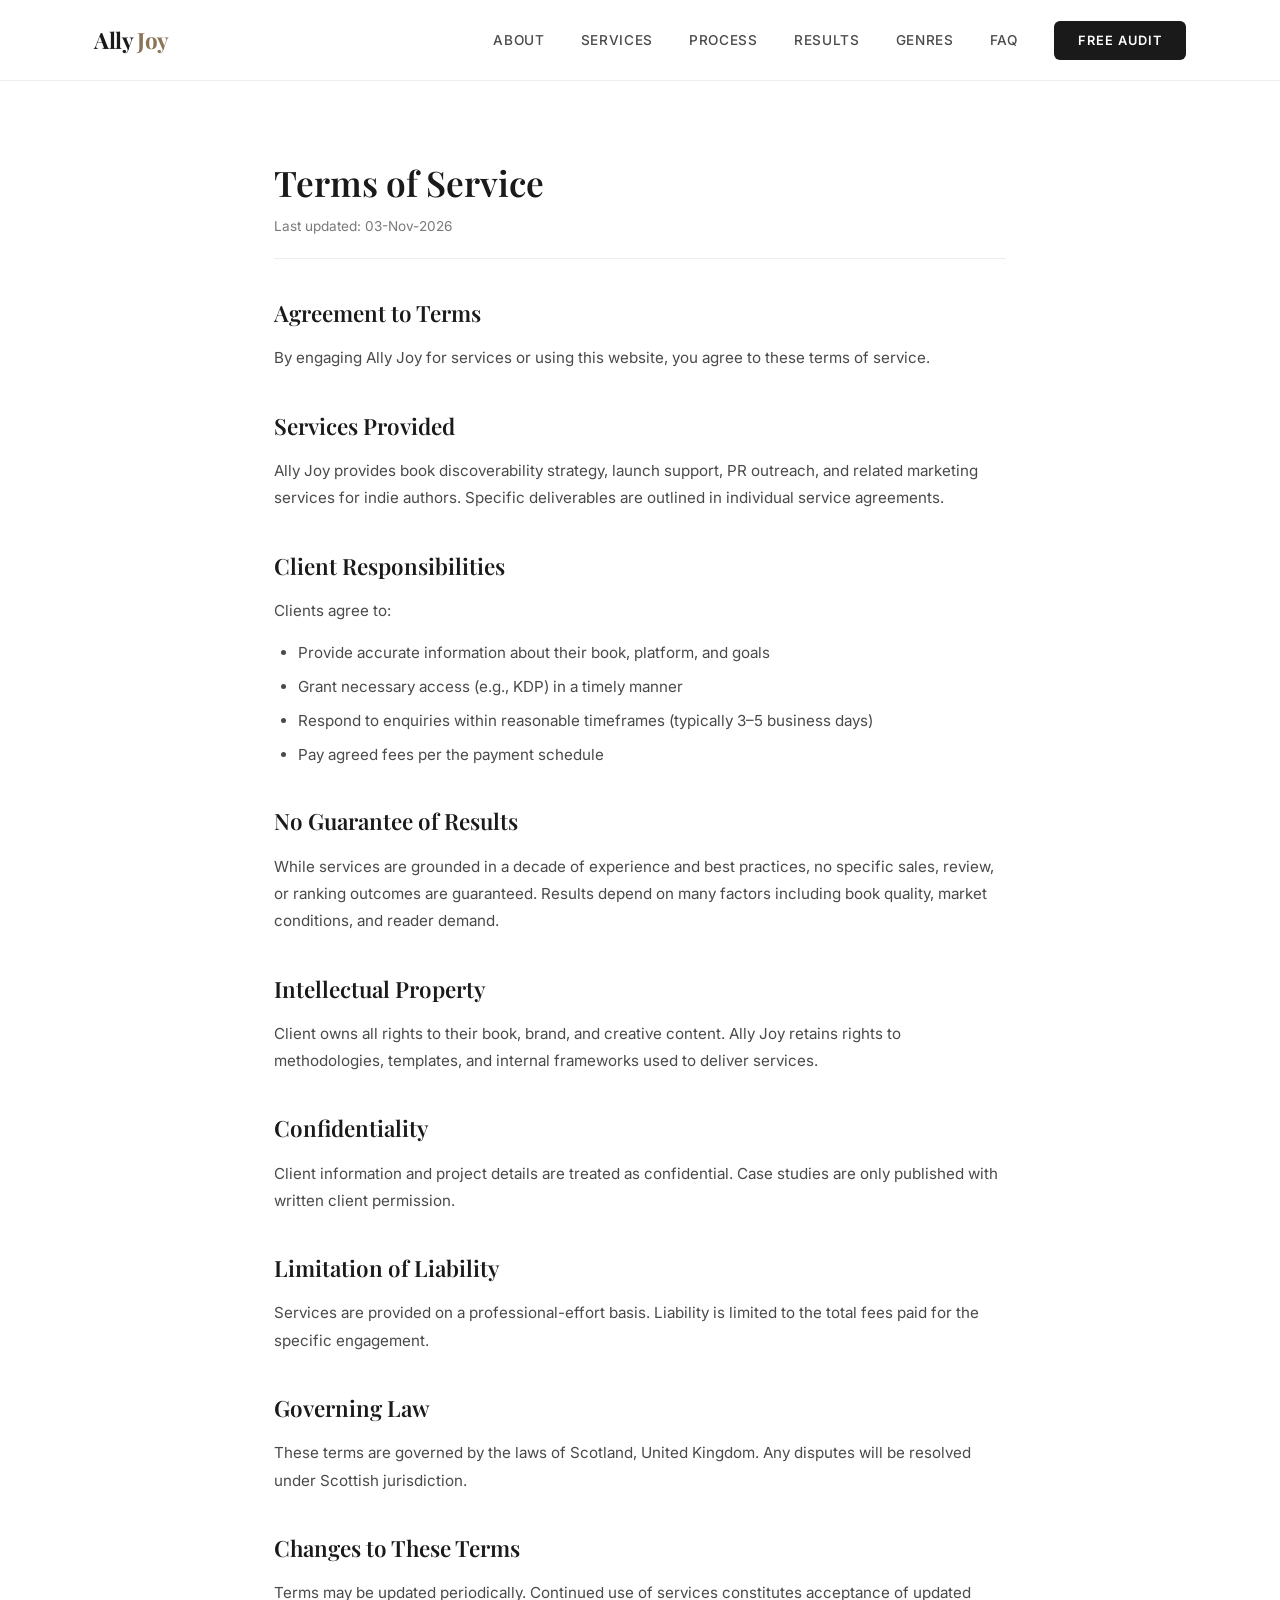
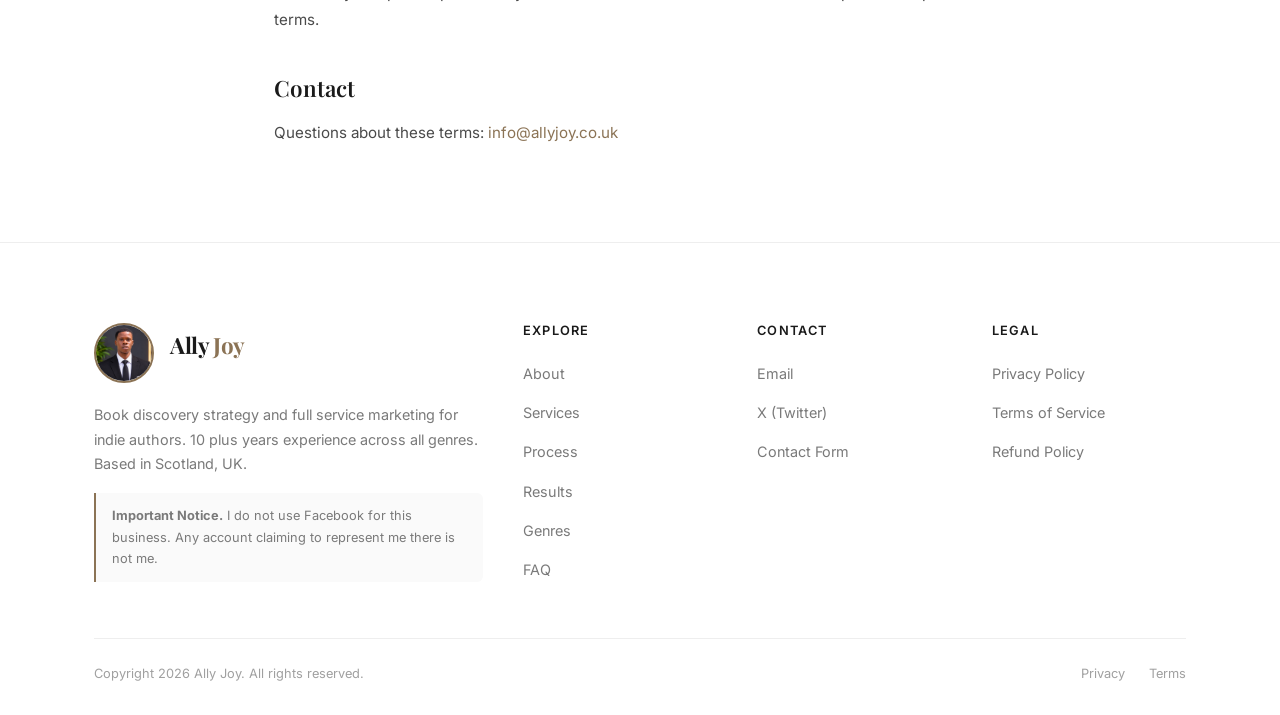
<file: terms.html>
<!DOCTYPE html>
<html lang="en">
<head>
    <meta charset="UTF-8">
    <meta name="viewport" content="width=device-width, initial-scale=1.0">
    <title>Terms of Service — Ally Joy</title>
    <link rel="icon" type="image/x-icon" href="favicon.ico">
    <link rel="icon" type="image/png" sizes="32x32" href="favicon-32x32.png">
    <link rel="icon" type="image/png" sizes="16x16" href="favicon-16x16.png">
    <link rel="apple-touch-icon" sizes="180x180" href="apple-touch-icon.png">
    <link rel="preconnect" href="https://fonts.googleapis.com">
    <link rel="preconnect" href="https://fonts.gstatic.com" crossorigin>
    <link href="https://fonts.googleapis.com/css2?family=Playfair+Display:ital,wght@0,400;0,600;0,700;1,400&family=Inter:wght@300;400;500;600;700&display=swap" rel="stylesheet">
    <link rel="stylesheet" href="styles.css">
</head>
<body>

    <nav class="nav" id="nav">
        <div class="container nav__inner">
            <a href="index.html" class="nav__logo">Ally<span>Joy</span></a>
            <ul class="nav__links" id="navLinks">
                <li><a href="about.html">About</a></li>
                <li><a href="services.html">Services</a></li>
                <li><a href="process.html">Process</a></li>
                <li><a href="results.html">Results</a></li>
                <li><a href="genres.html">Genres</a></li>
                <li><a href="faq.html">FAQ</a></li>
                <li><a href="contact.html" class="nav__cta">Free Audit</a></li>
            </ul>
            <button class="nav__toggle" id="navToggle" aria-label="Toggle menu"><span></span><span></span><span></span></button>
        </div>
    </nav>

    <div class="legal-page">
        <div class="container container--narrow">
            <h1>Terms of Service</h1>
            <p class="last-updated">Last updated: 03-Nov-2026</p>

            <h2>Agreement to Terms</h2>
            <p>By engaging Ally Joy for services or using this website, you agree to these terms of service.</p>

            <h2>Services Provided</h2>
            <p>Ally Joy provides book discoverability strategy, launch support, PR outreach, and related marketing services for indie authors. Specific deliverables are outlined in individual service agreements.</p>

            <h2>Client Responsibilities</h2>
            <p>Clients agree to:</p>
            <ul>
                <li>Provide accurate information about their book, platform, and goals</li>
                <li>Grant necessary access (e.g., KDP) in a timely manner</li>
                <li>Respond to enquiries within reasonable timeframes (typically 3–5 business days)</li>
                <li>Pay agreed fees per the payment schedule</li>
            </ul>

            <h2>No Guarantee of Results</h2>
            <p>While services are grounded in a decade of experience and best practices, no specific sales, review, or ranking outcomes are guaranteed. Results depend on many factors including book quality, market conditions, and reader demand.</p>

            <h2>Intellectual Property</h2>
            <p>Client owns all rights to their book, brand, and creative content. Ally Joy retains rights to methodologies, templates, and internal frameworks used to deliver services.</p>

            <h2>Confidentiality</h2>
            <p>Client information and project details are treated as confidential. Case studies are only published with written client permission.</p>

            <h2>Limitation of Liability</h2>
            <p>Services are provided on a professional-effort basis. Liability is limited to the total fees paid for the specific engagement.</p>

            <h2>Governing Law</h2>
            <p>These terms are governed by the laws of Scotland, United Kingdom. Any disputes will be resolved under Scottish jurisdiction.</p>

            <h2>Changes to These Terms</h2>
            <p>Terms may be updated periodically. Continued use of services constitutes acceptance of updated terms.</p>

            <h2>Contact</h2>
            <p>Questions about these terms: <a href="mailto:info@allyjoy.co.uk">info@allyjoy.co.uk</a></p>
        </div>
    </div>

    <!-- FULL FOOTER -->
    <footer class="footer">
        <div class="container">
            <div class="footer__inner">
                <div class="footer__brand">
                    <div class="footer__brand-header">
                        <img src="Ally.png" alt="Ally Joy" class="footer__brand-photo">
                        <a href="index.html" class="nav__logo">Ally<span>Joy</span></a>
                    </div>
                    <p>Book discovery strategy and full service marketing for indie authors. 10 plus years experience across all genres. Based in Scotland, UK.</p>
                    <p class="footer__notice"><strong>Important Notice.</strong> I do not use Facebook for this business. Any account claiming to represent me there is not me.</p>
                </div>
                <div>
                    <h4>Explore</h4>
                    <ul>
                        <li><a href="about.html">About</a></li>
                        <li><a href="services.html">Services</a></li>
                        <li><a href="process.html">Process</a></li>
                        <li><a href="results.html">Results</a></li>
                        <li><a href="genres.html">Genres</a></li>
                        <li><a href="faq.html">FAQ</a></li>
                    </ul>
                </div>
                <div>
                    <h4>Contact</h4>
                    <ul>
                        <li><a href="mailto:info@allyjoy.co.uk">Email</a></li>
                        <li><a href="https://x.com/allyjoyuk" target="_blank" rel="noopener">X (Twitter)</a></li>
                        <li><a href="contact.html">Contact Form</a></li>
                    </ul>
                </div>
                <div>
                    <h4>Legal</h4>
                    <ul>
                        <li><a href="privacy.html">Privacy Policy</a></li>
                        <li><a href="terms.html">Terms of Service</a></li>
                        <li><a href="refund.html">Refund Policy</a></li>
                    </ul>
                </div>
            </div>
            <div class="footer__bottom">
                <p>Copyright <span class="current-year">2026</span> Ally Joy. All rights reserved.</p>
                <div>
                    <a href="privacy.html">Privacy</a>
                    <a href="terms.html">Terms</a>
                </div>
            </div>
        </div>
    </footer>

    <script src="script.js"></script>
</body>
</html>
</file>
<file: styles.css>
/* ============================================
   Ally Joy — WHITE MINIMAL STYLESHEET
   ============================================ */

/* ===== RESET & BASE ===== */
*, *::before, *::after {
    margin: 0;
    padding: 0;
    box-sizing: border-box;
}

:root {
    /* WHITE PALETTE */
    --white: #FFFFFF;
    --off-white: #FAFAFA;
    --light-gray: #F5F5F5;
    --border: #EEEEEE;
    --border-dark: #E0E0E0;

    /* TEXT */
    --text-primary: #1A1A1A;
    --text-secondary: #4A4A4A;
    --text-light: #7A7A7A;
    --text-muted: #A0A0A0;

    /* ACCENT — subtle warm tone */
    --accent: #8B7355;
    --accent-hover: #6B5A42;
    --accent-light: #F5F0E8;

    /* SHADOWS */
    --shadow-xs: 0 1px 2px rgba(0, 0, 0, 0.04);
    --shadow-sm: 0 1px 3px rgba(0, 0, 0, 0.06);
    --shadow-md: 0 4px 12px rgba(0, 0, 0, 0.05);
    --shadow-lg: 0 8px 30px rgba(0, 0, 0, 0.06);

    /* LAYOUT */
    --radius: 6px;
    --radius-lg: 10px;
    --transition: 0.3s ease;
}

html {
    scroll-behavior: smooth;
    font-size: 16px;
}

body {
    font-family: 'Inter', -apple-system, BlinkMacSystemFont, sans-serif;
    color: var(--text-primary);
    background-color: var(--white);
    line-height: 1.7;
    -webkit-font-smoothing: antialiased;
    -moz-osx-font-smoothing: grayscale;
}

h1, h2, h3, h4, h5 {
    font-family: 'Playfair Display', Georgia, serif;
    line-height: 1.3;
    font-weight: 600;
    color: var(--text-primary);
}

a {
    color: var(--accent);
    text-decoration: none;
    transition: color var(--transition);
}

a:hover {
    color: var(--accent-hover);
}

img {
    max-width: 100%;
    display: block;
}

/* ===== LAYOUT ===== */
.container {
    max-width: 1140px;
    margin: 0 auto;
    padding: 0 24px;
}

.container--narrow {
    max-width: 780px;
}

section {
    padding: 100px 0;
}

/* ===== TYPOGRAPHY UTILS ===== */
.section-label {
    display: inline-block;
    font-size: 0.75rem;
    font-weight: 600;
    text-transform: uppercase;
    letter-spacing: 0.2em;
    color: var(--accent);
    margin-bottom: 16px;
}

.section-title {
    font-size: clamp(1.8rem, 3.5vw, 2.5rem);
    color: var(--text-primary);
    margin-bottom: 20px;
    font-weight: 600;
}

.section-title em {
    font-style: italic;
    color: var(--accent);
}

.section-subtitle {
    font-size: 1.05rem;
    color: var(--text-secondary);
    max-width: 660px;
    line-height: 1.8;
}

.section-header {
    margin-bottom: 60px;
}

.section-header--center {
    text-align: center;
}

.section-header--center .section-subtitle {
    margin: 0 auto;
}

.lead {
    font-size: 1.15rem;
    color: var(--text-primary);
    line-height: 1.8;
    margin-bottom: 24px;
}

/* ===== BUTTONS ===== */
.btn {
    display: inline-block;
    padding: 16px 36px;
    border-radius: var(--radius);
    font-size: 0.9rem;
    font-weight: 600;
    letter-spacing: 0.05em;
    text-transform: uppercase;
    cursor: pointer;
    transition: all var(--transition);
    border: none;
    text-align: center;
    font-family: 'Inter', sans-serif;
}

.btn--primary {
    background: var(--text-primary);
    color: var(--white);
    border: 1px solid var(--text-primary);
}

.btn--primary:hover {
    background: var(--white);
    color: var(--text-primary);
    transform: translateY(-2px);
    box-shadow: var(--shadow-md);
}

.btn--outline {
    background: transparent;
    color: var(--text-primary);
    border: 1px solid var(--text-primary);
}

.btn--outline:hover {
    background: var(--text-primary);
    color: var(--white);
    transform: translateY(-2px);
}

/* ===== NAVIGATION ===== */
.nav {
    position: fixed;
    top: 0;
    left: 0;
    right: 0;
    z-index: 1000;
    background: rgba(255, 255, 255, 0.95);
    backdrop-filter: blur(12px);
    -webkit-backdrop-filter: blur(12px);
    border-bottom: 1px solid var(--border);
    transition: box-shadow var(--transition);
}

.nav.scrolled {
    box-shadow: var(--shadow-sm);
}

.nav__inner {
    display: flex;
    align-items: center;
    justify-content: space-between;
    height: 80px;
}

.nav__logo {
    font-family: 'Playfair Display', serif;
    font-size: 1.4rem;
    font-weight: 700;
    color: var(--text-primary);
    letter-spacing: -0.02em;
}

.nav__logo span {
    color: var(--accent);
    margin-left: 4px;
}

.nav__links {
    display: flex;
    align-items: center;
    gap: 36px;
    list-style: none;
}

.nav__links a {
    color: var(--text-secondary);
    font-size: 0.85rem;
    font-weight: 500;
    letter-spacing: 0.05em;
    text-transform: uppercase;
    position: relative;
    padding: 8px 0;
}

.nav__links a::after {
    content: '';
    position: absolute;
    bottom: 0;
    left: 0;
    width: 0;
    height: 1px;
    background: var(--text-primary);
    transition: width var(--transition);
}

.nav__links a:hover {
    color: var(--text-primary);
}

.nav__links a:hover::after {
    width: 100%;
}

.nav__cta {
    background: var(--text-primary) !important;
    color: var(--white) !important;
    padding: 12px 24px !important;
    border-radius: var(--radius);
    font-size: 0.8rem !important;
    letter-spacing: 0.08em !important;
    font-weight: 600 !important;
    transition: all var(--transition) !important;
}

.nav__cta:hover {
    background: var(--accent) !important;
    color: var(--white) !important;
    transform: translateY(-1px);
}

.nav__cta::after {
    display: none !important;
}

.nav__toggle {
    display: none;
    background: none;
    border: none;
    cursor: pointer;
    padding: 8px;
}

.nav__toggle span {
    display: block;
    width: 24px;
    height: 1.5px;
    background: var(--text-primary);
    margin: 6px 0;
    transition: var(--transition);
}

/* ===== HERO ===== */
.hero {
    padding: 180px 0 120px;
    background: var(--white);
    position: relative;
}

.hero__content {
    max-width: 800px;
}

.hero__label {
    display: inline-block;
    font-size: 0.75rem;
    font-weight: 600;
    text-transform: uppercase;
    letter-spacing: 0.2em;
    color: var(--accent);
    margin-bottom: 24px;
    padding-bottom: 8px;
    border-bottom: 1px solid var(--accent);
}

.hero h1 {
    font-size: clamp(2.5rem, 5.5vw, 4.5rem);
    font-weight: 600;
    color: var(--text-primary);
    margin-bottom: 32px;
    letter-spacing: -0.02em;
    line-height: 1.1;
}

.hero h1 em {
    font-style: italic;
    color: var(--accent);
}

.hero__sub {
    font-size: 1.2rem;
    color: var(--text-secondary);
    margin-bottom: 48px;
    max-width: 680px;
    line-height: 1.8;
}

.hero__buttons {
    display: flex;
    gap: 16px;
    flex-wrap: wrap;
    margin-bottom: 80px;
}

.hero__trust {
    display: flex;
    gap: 60px;
    padding-top: 40px;
    border-top: 1px solid var(--border);
}

.hero__trust-item strong {
    display: block;
    font-family: 'Playfair Display', serif;
    font-size: 2rem;
    color: var(--text-primary);
    margin-bottom: 4px;
    font-weight: 600;
}

.hero__trust-item span {
    font-size: 0.85rem;
    color: var(--text-light);
    text-transform: uppercase;
    letter-spacing: 0.05em;
}

/* ===== PROBLEM SECTION ===== */
.problem {
    background: var(--off-white);
    border-top: 1px solid var(--border);
    border-bottom: 1px solid var(--border);
}

.problem .section-label {
    color: var(--accent);
}

.problem__content {
    display: grid;
    grid-template-columns: 1fr 1fr;
    gap: 80px;
    align-items: start;
}

.problem__text p {
    color: var(--text-secondary);
    margin-bottom: 20px;
    font-size: 1.05rem;
    line-height: 1.8;
}

.problem__text p:last-child {
    margin-bottom: 0;
}

.problem__text strong {
    color: var(--text-primary);
    font-weight: 600;
}

.problem__visual {
    display: grid;
    grid-template-columns: 1fr 1fr;
    gap: 16px;
}

.problem__card {
    background: var(--white);
    border: 1px solid var(--border);
    border-radius: var(--radius);
    padding: 24px;
    transition: all var(--transition);
}

.problem__card:hover {
    border-color: var(--accent);
    transform: translateY(-2px);
    box-shadow: var(--shadow-md);
}

.problem__card-icon {
    font-size: 1.5rem;
    margin-bottom: 12px;
}

.problem__card h4 {
    font-family: 'Inter', sans-serif;
    font-size: 0.95rem;
    font-weight: 600;
    color: var(--text-primary);
    margin-bottom: 8px;
}

.problem__card p {
    font-size: 0.85rem;
    color: var(--text-secondary);
    line-height: 1.6;
    margin: 0;
}

/* ===== WHAT IF SECTION ===== */
.what-if {
    background: var(--white);
}

.what-if__grid {
    display: grid;
    grid-template-columns: repeat(3, 1fr);
    gap: 32px;
}

.what-if__card {
    padding: 32px 24px;
    border-left: 2px solid var(--border);
    transition: border-color var(--transition);
}

.what-if__card:hover {
    border-left-color: var(--accent);
}

.what-if__icon {
    display: inline-flex;
    width: 32px;
    height: 32px;
    align-items: center;
    justify-content: center;
    background: var(--text-primary);
    color: var(--white);
    border-radius: 50%;
    font-size: 0.9rem;
    font-weight: 600;
    margin-bottom: 20px;
}

.what-if__card h3 {
    font-family: 'Playfair Display', serif;
    font-size: 1.2rem;
    color: var(--text-primary);
    margin-bottom: 12px;
    line-height: 1.4;
}

.what-if__card p {
    font-size: 0.95rem;
    color: var(--text-secondary);
    line-height: 1.7;
}

/* ===== SERVICES PILLARS ===== */
.pillars {
    background: var(--off-white);
    border-top: 1px solid var(--border);
    border-bottom: 1px solid var(--border);
}

.pillars__grid {
    display: grid;
    grid-template-columns: repeat(5, 1fr);
    gap: 20px;
}

.pillar {
    background: var(--white);
    border: 1px solid var(--border);
    border-radius: var(--radius);
    padding: 36px 24px;
    text-align: left;
    transition: all var(--transition);
    display: flex;
    flex-direction: column;
}

.pillar:hover {
    border-color: var(--accent);
    transform: translateY(-4px);
    box-shadow: var(--shadow-md);
}

.pillar__icon {
    font-size: 1.8rem;
    margin-bottom: 20px;
    display: block;
}

.pillar h3 {
    font-family: 'Playfair Display', serif;
    font-size: 1.1rem;
    color: var(--text-primary);
    margin-bottom: 12px;
    line-height: 1.4;
}

.pillar p {
    font-size: 0.85rem;
    color: var(--text-secondary);
    line-height: 1.6;
    margin-bottom: 20px;
    flex-grow: 1;
}

.pillar__link {
    font-size: 0.85rem;
    font-weight: 600;
    color: var(--accent);
    text-transform: uppercase;
    letter-spacing: 0.05em;
}

/* ===== PROCESS PREVIEW ===== */
.process-preview {
    background: var(--white);
}

.process__steps {
    display: grid;
    grid-template-columns: repeat(3, 1fr);
    gap: 60px;
}

.process__step {
    text-align: left;
    position: relative;
}

.process__number {
    width: 60px;
    height: 60px;
    background: var(--white);
    color: var(--text-primary);
    border: 1px solid var(--text-primary);
    border-radius: 50%;
    display: flex;
    align-items: center;
    justify-content: center;
    font-family: 'Playfair Display', serif;
    font-size: 1.4rem;
    font-weight: 700;
    margin-bottom: 24px;
}

.process__step h3 {
    font-size: 1.4rem;
    color: var(--text-primary);
    margin-bottom: 12px;
}

.process__step p {
    font-size: 0.95rem;
    color: var(--text-secondary);
    line-height: 1.8;
}

.process-preview__cta {
    text-align: center;
    margin-top: 60px;
}

/* ===== TESTIMONIALS ===== */
.testimonials {
    background: var(--off-white);
    border-top: 1px solid var(--border);
    border-bottom: 1px solid var(--border);
}

.testimonials__grid {
    display: grid;
    grid-template-columns: 1fr 1fr;
    gap: 32px;
}

.testimonial {
    background: var(--white);
    border: 1px solid var(--border);
    border-radius: var(--radius);
    padding: 40px;
    position: relative;
    transition: all var(--transition);
}

.testimonial:hover {
    box-shadow: var(--shadow-md);
}

.testimonial__quote-mark {
    font-family: 'Playfair Display', serif;
    font-size: 4rem;
    color: var(--accent);
    line-height: 1;
    position: absolute;
    top: 20px;
    right: 30px;
    opacity: 0.2;
}

.testimonial__body {
    font-size: 1rem;
    color: var(--text-secondary);
    line-height: 1.8;
    margin-bottom: 28px;
    font-style: italic;
}

.testimonial__author {
    display: flex;
    align-items: center;
    gap: 16px;
    padding-top: 24px;
    border-top: 1px solid var(--border);
}

.testimonial__avatar {
    width: 56px;
    height: 56px;
    border-radius: 50%;
    object-fit: cover;
    background: var(--light-gray);
    flex-shrink: 0;
}

.testimonial__name {
    font-family: 'Inter', sans-serif;
    font-weight: 600;
    font-size: 0.95rem;
    color: var(--text-primary);
    margin-bottom: 2px;
}

.testimonial__book {
    font-size: 0.85rem;
    color: var(--text-light);
    margin-bottom: 4px;
}

.testimonial__link {
    font-size: 0.8rem;
    font-weight: 600;
    text-transform: uppercase;
    letter-spacing: 0.05em;
    color: var(--accent);
}

/* ===== WHO SECTION ===== */
.who {
    background: var(--white);
}

.who__grid {
    display: grid;
    grid-template-columns: 1fr 1fr;
    gap: 40px;
}

.who__col {
    padding: 40px;
    border-radius: var(--radius);
    border: 1px solid var(--border);
}

.who__col--yes {
    background: var(--white);
}

.who__col--no {
    background: var(--off-white);
}

.who__col h3 {
    font-family: 'Playfair Display', serif;
    font-size: 1.3rem;
    margin-bottom: 24px;
    color: var(--text-primary);
}

.who__col ul {
    list-style: none;
}

.who__col ul li {
    padding: 12px 0;
    border-bottom: 1px solid var(--border);
    font-size: 0.95rem;
    color: var(--text-secondary);
    line-height: 1.6;
}

.who__col ul li:last-child {
    border-bottom: none;
}

/* ===== LEAD MAGNET ===== */
.lead-magnet {
    background: var(--text-primary);
    color: var(--white);
}

.lead-magnet__inner {
    display: grid;
    grid-template-columns: 1.5fr 1fr;
    gap: 60px;
    align-items: center;
}

.lead-magnet__content .section-label {
    color: var(--accent-light);
    border-color: var(--accent-light);
}

.lead-magnet__content h2 {
    color: var(--white);
    margin-bottom: 24px;
}

.lead-magnet__content p {
    color: rgba(255, 255, 255, 0.8);
    font-size: 1.05rem;
    line-height: 1.8;
    margin-bottom: 20px;
}

.lead-magnet__content strong {
    color: var(--white);
}

.lead-magnet__content .btn--primary {
    background: var(--white);
    color: var(--text-primary);
    border-color: var(--white);
    margin-top: 12px;
}

.lead-magnet__content .btn--primary:hover {
    background: transparent;
    color: var(--white);
}

.lead-magnet__file {
    background: rgba(255, 255, 255, 0.05);
    border: 1px solid rgba(255, 255, 255, 0.15);
    border-radius: var(--radius);
    padding: 24px;
    display: flex;
    align-items: center;
    gap: 16px;
}

.lead-magnet__file-icon {
    font-size: 2rem;
    width: 60px;
    height: 60px;
    background: rgba(255, 255, 255, 0.1);
    border-radius: var(--radius);
    display: flex;
    align-items: center;
    justify-content: center;
    flex-shrink: 0;
}

.lead-magnet__file-name {
    color: var(--white);
    font-weight: 600;
    font-size: 0.95rem;
    margin-bottom: 4px;
}

.lead-magnet__file-meta {
    color: rgba(255, 255, 255, 0.5);
    font-size: 0.8rem;
}

/* ===== CTA SECTION ===== */
.cta-section {
    background: var(--off-white);
    border-top: 1px solid var(--border);
    text-align: center;
    padding: 80px 0;
}

.cta-section h2 {
    color: var(--text-primary);
    font-size: clamp(1.8rem, 3.5vw, 2.5rem);
    margin-bottom: 16px;
}

.cta-section p {
    color: var(--text-secondary);
    font-size: 1.1rem;
    margin-bottom: 32px;
    max-width: 600px;
    margin-left: auto;
    margin-right: auto;
}

/* ===== FOOTER ===== */
.footer {
    background: var(--white);
    color: var(--text-secondary);
    padding: 80px 0 30px;
    border-top: 1px solid var(--border);
}

.footer__inner {
    display: grid;
    grid-template-columns: 2fr 1fr 1fr 1fr;
    gap: 40px;
    margin-bottom: 40px;
}

.footer__brand .nav__logo {
    color: var(--text-primary);
    margin-bottom: 16px;
    display: inline-block;
}

.footer__brand p {
    font-size: 0.9rem;
    line-height: 1.7;
    color: var(--text-light);
    margin-bottom: 16px;
}

.footer__notice {
    font-size: 0.8rem !important;
    padding: 12px 16px;
    background: var(--off-white);
    border-left: 2px solid var(--accent);
    border-radius: 0 var(--radius) var(--radius) 0;
}

.footer h4 {
    font-family: 'Inter', sans-serif;
    font-size: 0.8rem;
    font-weight: 600;
    text-transform: uppercase;
    letter-spacing: 0.1em;
    color: var(--text-primary);
    margin-bottom: 20px;
}

.footer ul {
    list-style: none;
}

.footer ul li {
    margin-bottom: 12px;
}

.footer ul a {
    color: var(--text-light);
    font-size: 0.9rem;
    transition: color var(--transition);
}

.footer ul a:hover {
    color: var(--text-primary);
}

.footer__bottom {
    border-top: 1px solid var(--border);
    padding-top: 24px;
    display: flex;
    justify-content: space-between;
    align-items: center;
    font-size: 0.8rem;
    color: var(--text-muted);
}

.footer__bottom a {
    color: var(--text-muted);
    margin-left: 20px;
}

.footer__bottom a:hover {
    color: var(--text-primary);
}

/* ===== ABOUT PAGE ===== */
.about-hero {
    padding: 160px 0 80px;
    background: var(--white);
}

.about-hero__content {
    display: grid;
    grid-template-columns: 1fr 1.4fr;
    gap: 80px;
    align-items: center;
}

.about-hero__image-placeholder {
    width: 100%;
    aspect-ratio: 4/5;
    background: var(--off-white);
    border: 1px dashed var(--border-dark);
    border-radius: var(--radius);
    display: flex;
    flex-direction: column;
    align-items: center;
    justify-content: center;
    color: var(--text-light);
    font-size: 0.9rem;
    text-align: center;
    padding: 20px;
}

.about-hero__image-placeholder span {
    font-size: 0.75rem;
    color: var(--text-muted);
    margin-top: 8px;
}

.about-hero__text h1 {
    font-size: clamp(2.2rem, 4.5vw, 3.5rem);
    margin-bottom: 28px;
    line-height: 1.1;
}

.about-hero__text h1 em {
    color: var(--accent);
    font-style: italic;
}

.about-hero__text p {
    font-size: 1.05rem;
    color: var(--text-secondary);
    line-height: 1.8;
    margin-bottom: 20px;
}

.my-story {
    background: var(--off-white);
    border-top: 1px solid var(--border);
    border-bottom: 1px solid var(--border);
}

.my-story p {
    font-size: 1.05rem;
    color: var(--text-secondary);
    line-height: 1.8;
    margin-bottom: 20px;
}

.my-story p:first-of-type {
    font-size: 1.15rem;
    color: var(--text-primary);
}

.credentials {
    background: var(--white);
}

.credentials__grid {
    display: grid;
    grid-template-columns: repeat(3, 1fr);
    gap: 32px;
}

.credential-card {
    padding: 40px 32px;
    background: var(--white);
    border: 1px solid var(--border);
    border-radius: var(--radius);
    transition: all var(--transition);
}

.credential-card:hover {
    border-color: var(--accent);
    box-shadow: var(--shadow-md);
}

.credential-card__icon {
    font-size: 2rem;
    margin-bottom: 20px;
}

.credential-card h3 {
    font-family: 'Playfair Display', serif;
    font-size: 1.3rem;
    color: var(--text-primary);
    margin-bottom: 16px;
}

.credential-card p {
    font-size: 0.95rem;
    color: var(--text-secondary);
    line-height: 1.7;
    margin-bottom: 12px;
}

.credential-note {
    font-size: 0.85rem !important;
    color: var(--text-light) !important;
    padding-top: 12px;
    border-top: 1px solid var(--border);
    margin-top: 16px !important;
    font-style: italic;
}

.my-promise {
    background: var(--off-white);
    border-top: 1px solid var(--border);
    border-bottom: 1px solid var(--border);
}

.my-promise p {
    font-size: 1.05rem;
    color: var(--text-secondary);
    line-height: 1.8;
    margin-bottom: 20px;
}

.my-promise strong {
    color: var(--text-primary);
}

.about-values {
    background: var(--white);
}

.values__grid {
    display: grid;
    grid-template-columns: repeat(3, 1fr);
    gap: 32px;
}

.value-card {
    padding: 36px 28px;
    background: var(--off-white);
    border: 1px solid var(--border);
    border-radius: var(--radius);
    transition: all var(--transition);
}

.value-card:hover {
    background: var(--white);
    border-color: var(--accent);
    box-shadow: var(--shadow-md);
}

.value-card__icon {
    font-size: 1.8rem;
    margin-bottom: 16px;
}

.value-card h3 {
    font-family: 'Playfair Display', serif;
    font-size: 1.2rem;
    color: var(--text-primary);
    margin-bottom: 12px;
    line-height: 1.4;
}

.value-card p {
    font-size: 0.9rem;
    color: var(--text-secondary);
    line-height: 1.7;
}

.about-different {
    background: var(--off-white);
    border-top: 1px solid var(--border);
    border-bottom: 1px solid var(--border);
    text-align: center;
    padding: 100px 0;
}

.about-different h2 {
    margin-bottom: 24px;
}

.about-different p {
    color: var(--text-secondary);
    max-width: 720px;
    margin: 0 auto 20px;
    font-size: 1.05rem;
    line-height: 1.8;
}

.about-different strong {
    color: var(--text-primary);
}

.about-where {
    background: var(--white);
}

.about-where__content {
    max-width: 720px;
}

.about-where p {
    font-size: 1.05rem;
    color: var(--text-secondary);
    line-height: 1.8;
    margin-bottom: 16px;
}

.about-where .notice {
    background: var(--off-white);
    border-left: 3px solid var(--accent);
    padding: 24px 28px;
    border-radius: 0 var(--radius) var(--radius) 0;
    margin-top: 32px;
}

.about-where .notice h4 {
    font-family: 'Inter', sans-serif;
    font-size: 0.9rem;
    font-weight: 700;
    color: var(--text-primary);
    margin-bottom: 10px;
}

.about-where .notice p {
    font-size: 0.9rem;
    margin-bottom: 0;
    color: var(--text-secondary);
}

/* ===== SERVICES PAGE ===== */
.services-hero {
    padding: 160px 0 60px;
    background: var(--white);
}

.services-hero__nav {
    display: flex;
    gap: 32px;
    margin-top: 40px;
    padding-top: 32px;
    border-top: 1px solid var(--border);
    flex-wrap: wrap;
}

.services-hero__nav a {
    font-size: 0.85rem;
    font-weight: 600;
    text-transform: uppercase;
    letter-spacing: 0.05em;
    color: var(--text-secondary);
    padding-bottom: 4px;
    border-bottom: 1px solid transparent;
    transition: all var(--transition);
}

.services-hero__nav a:hover {
    color: var(--text-primary);
    border-bottom-color: var(--accent);
}

.service-block {
    padding: 100px 0;
    border-bottom: 1px solid var(--border);
}

.service-block:nth-child(even) {
    background: var(--off-white);
}

.service-block__inner {
    display: grid;
    grid-template-columns: 1fr 1fr;
    gap: 80px;
    align-items: start;
}

.service-block__inner--reverse {
    direction: rtl;
}

.service-block__inner--reverse > * {
    direction: ltr;
}

.service-block__badge {
    display: inline-block;
    padding: 6px 14px;
    background: var(--off-white);
    border: 1px solid var(--border);
    border-radius: 50px;
    font-size: 0.75rem;
    font-weight: 600;
    color: var(--text-secondary);
    text-transform: uppercase;
    letter-spacing: 0.1em;
    margin-bottom: 20px;
}

.service-block__badge--core {
    background: var(--text-primary);
    color: var(--white);
    border-color: var(--text-primary);
}

.service-block h2 {
    font-size: clamp(1.6rem, 3vw, 2.2rem);
    margin-bottom: 20px;
    line-height: 1.2;
}

.service-block__intro {
    font-size: 1.1rem;
    color: var(--text-secondary);
    line-height: 1.8;
    margin-bottom: 32px;
}

.service-detail {
    margin-bottom: 28px;
}

.service-detail h4 {
    font-family: 'Inter', sans-serif;
    font-size: 0.85rem;
    font-weight: 700;
    color: var(--text-primary);
    margin-bottom: 8px;
    text-transform: uppercase;
    letter-spacing: 0.1em;
}

.service-detail p {
    font-size: 0.95rem;
    color: var(--text-secondary);
    line-height: 1.8;
}

.service-list {
    list-style: none;
    background: var(--white);
    border: 1px solid var(--border);
    border-radius: var(--radius);
    padding: 24px 32px;
}

.service-list li {
    padding: 14px 0;
    border-bottom: 1px solid var(--border);
    font-size: 0.95rem;
    color: var(--text-secondary);
    display: flex;
    align-items: flex-start;
    gap: 12px;
    line-height: 1.5;
}

.service-list li::before {
    content: '→';
    color: var(--accent);
    font-weight: 700;
    flex-shrink: 0;
    margin-top: 1px;
}

.service-list li:last-child {
    border-bottom: none;
}

.service-deliverables {
    margin-top: 24px;
    padding: 20px 24px;
    background: var(--off-white);
    border-radius: var(--radius);
    border: 1px solid var(--border);
}

.service-deliverables h4 {
    font-family: 'Inter', sans-serif;
    font-size: 0.8rem;
    font-weight: 700;
    color: var(--text-primary);
    margin-bottom: 8px;
    text-transform: uppercase;
    letter-spacing: 0.1em;
}

.service-deliverables p {
    font-size: 0.9rem;
    color: var(--text-secondary);
    line-height: 1.7;
    margin: 0;
}

/* ===== PACKAGES ===== */
.packages {
    background: var(--white);
    padding: 100px 0;
}

.packages__grid {
    display: grid;
    grid-template-columns: repeat(3, 1fr);
    gap: 24px;
    margin-bottom: 80px;
}

.package {
    background: var(--white);
    border: 1px solid var(--border);
    border-radius: var(--radius);
    padding: 40px 32px;
    position: relative;
    transition: all var(--transition);
    display: flex;
    flex-direction: column;
}

.package:hover {
    transform: translateY(-4px);
    box-shadow: var(--shadow-lg);
    border-color: var(--text-primary);
}

.package--featured {
    border-color: var(--text-primary);
    border-width: 2px;
}

.package__popular {
    position: absolute;
    top: -14px;
    left: 50%;
    transform: translateX(-50%);
    background: var(--text-primary);
    color: var(--white);
    padding: 6px 16px;
    border-radius: 50px;
    font-size: 0.7rem;
    font-weight: 600;
    text-transform: uppercase;
    letter-spacing: 0.1em;
}

.package__tier {
    font-size: 0.75rem;
    font-weight: 600;
    text-transform: uppercase;
    letter-spacing: 0.15em;
    color: var(--accent);
    margin-bottom: 12px;
}

.package h3 {
    font-family: 'Playfair Display', serif;
    font-size: 1.5rem;
    color: var(--text-primary);
    margin-bottom: 16px;
}

.package__price {
    font-family: 'Inter', sans-serif;
    font-size: 0.9rem;
    color: var(--text-light);
    margin-bottom: 16px;
    padding-bottom: 16px;
    border-bottom: 1px solid var(--border);
}

.package__price strong {
    font-family: 'Playfair Display', serif;
    font-size: 1.8rem;
    color: var(--text-primary);
    font-weight: 600;
    display: inline-block;
    margin-left: 4px;
}

.package__desc {
    font-size: 0.9rem;
    color: var(--text-secondary);
    line-height: 1.7;
    margin-bottom: 24px;
}

.package ul {
    list-style: none;
    margin-bottom: 24px;
    flex-grow: 1;
}

.package ul li {
    font-size: 0.9rem;
    color: var(--text-secondary);
    padding: 10px 0;
    border-bottom: 1px solid var(--border);
    display: flex;
    align-items: flex-start;
    gap: 10px;
}

.package ul li::before {
    content: '✓';
    color: var(--accent);
    font-weight: 700;
    flex-shrink: 0;
}

.package ul li:last-child {
    border-bottom: none;
}

.package__timeline {
    font-size: 0.85rem;
    color: var(--text-light);
    margin-bottom: 24px;
    padding: 10px 14px;
    background: var(--off-white);
    border-radius: var(--radius);
    text-align: center;
}

.package .btn {
    width: 100%;
    text-align: center;
}

.packages__comparison {
    margin-top: 60px;
}

.packages__comparison h3 {
    font-family: 'Playfair Display', serif;
    font-size: 1.6rem;
    color: var(--text-primary);
    margin-bottom: 24px;
    text-align: center;
}

.comparison-table-wrap {
    overflow-x: auto;
}

.comparison-table {
    width: 100%;
    border-collapse: collapse;
    background: var(--white);
    border: 1px solid var(--border);
    border-radius: var(--radius);
    overflow: hidden;
}

.comparison-table th,
.comparison-table td {
    padding: 16px 20px;
    text-align: left;
    border-bottom: 1px solid var(--border);
    font-size: 0.9rem;
}

.comparison-table th {
    background: var(--off-white);
    font-family: 'Inter', sans-serif;
    font-weight: 700;
    color: var(--text-primary);
    text-transform: uppercase;
    letter-spacing: 0.05em;
    font-size: 0.8rem;
}

.comparison-table td {
    color: var(--text-secondary);
}

.comparison-table tr:last-child td {
    border-bottom: none;
}

.comparison-table td:not(:first-child) {
    text-align: center;
}

.comparison-table th:not(:first-child) {
    text-align: center;
}

.packages__note {
    text-align: center;
    margin-top: 60px;
    padding: 40px;
    background: var(--off-white);
    border-radius: var(--radius);
    border: 1px solid var(--border);
}

.packages__note h4 {
    font-family: 'Playfair Display', serif;
    font-size: 1.3rem;
    color: var(--text-primary);
    margin-bottom: 12px;
}

.packages__note p {
    font-size: 0.95rem;
    color: var(--text-secondary);
    line-height: 1.7;
    margin-bottom: 12px;
    max-width: 640px;
    margin-left: auto;
    margin-right: auto;
}

.packages__note .btn {
    margin-top: 12px;
}

/* ===== PROCESS PAGE ===== */
.process-hero {
    padding: 160px 0 80px;
    background: var(--white);
}

.why-async {
    background: var(--off-white);
    border-top: 1px solid var(--border);
    border-bottom: 1px solid var(--border);
}

.why-async p {
    font-size: 1.05rem;
    color: var(--text-secondary);
    line-height: 1.8;
    margin-bottom: 20px;
}

.why-async strong {
    color: var(--text-primary);
}

.process-timeline {
    background: var(--white);
    padding: 100px 0;
}

.timeline {
    max-width: 780px;
    margin: 0 auto;
    position: relative;
}

.timeline::before {
    content: '';
    position: absolute;
    top: 40px;
    bottom: 0;
    left: 24px;
    width: 1px;
    background: var(--border-dark);
}

.timeline__item {
    position: relative;
    padding-left: 80px;
    padding-bottom: 60px;
}

.timeline__item:last-child {
    padding-bottom: 0;
}

.timeline__dot {
    position: absolute;
    left: 0;
    top: 0;
    width: 48px;
    height: 48px;
    background: var(--white);
    color: var(--text-primary);
    border: 1px solid var(--text-primary);
    border-radius: 50%;
    display: flex;
    align-items: center;
    justify-content: center;
    font-family: 'Playfair Display', serif;
    font-weight: 700;
    font-size: 1.1rem;
    z-index: 1;
}

.timeline__item h3 {
    font-size: 1.5rem;
    color: var(--text-primary);
    margin-bottom: 12px;
}

.timeline__lead {
    font-size: 1.05rem;
    color: var(--text-secondary);
    line-height: 1.8;
    margin-bottom: 20px;
}

.timeline__detail {
    background: var(--off-white);
    border: 1px solid var(--border);
    border-radius: var(--radius);
    padding: 24px 28px;
    margin-top: 16px;
}

.timeline__detail h4 {
    font-family: 'Inter', sans-serif;
    font-size: 0.85rem;
    font-weight: 700;
    color: var(--text-primary);
    text-transform: uppercase;
    letter-spacing: 0.1em;
    margin-bottom: 12px;
    margin-top: 20px;
}

.timeline__detail h4:first-child {
    margin-top: 0;
}

.timeline__detail ul {
    list-style: none;
    margin-bottom: 8px;
}

.timeline__detail li {
    padding: 8px 0;
    font-size: 0.9rem;
    color: var(--text-secondary);
    display: flex;
    align-items: flex-start;
    gap: 12px;
    line-height: 1.6;
}

.timeline__detail li::before {
    content: '→';
    color: var(--accent);
    font-weight: 700;
    flex-shrink: 0;
    margin-top: 1px;
}

.what-you-need {
    background: var(--off-white);
    border-top: 1px solid var(--border);
    border-bottom: 1px solid var(--border);
}

.what-you-need__grid {
    display: grid;
    grid-template-columns: repeat(4, 1fr);
    gap: 24px;
}

.need-card {
    padding: 32px 24px;
    background: var(--white);
    border: 1px solid var(--border);
    border-radius: var(--radius);
    transition: all var(--transition);
}

.need-card:hover {
    border-color: var(--accent);
    box-shadow: var(--shadow-md);
}

.need-card__num {
    font-family: 'Playfair Display', serif;
    font-size: 1.5rem;
    font-weight: 700;
    color: var(--accent);
    margin-bottom: 12px;
}

.need-card h3 {
    font-family: 'Playfair Display', serif;
    font-size: 1.1rem;
    color: var(--text-primary);
    margin-bottom: 10px;
}

.need-card p {
    font-size: 0.9rem;
    color: var(--text-secondary);
    line-height: 1.6;
}

/* ===== FAQ ===== */
.faq {
    background: var(--white);
}

.faq__grid {
    max-width: 820px;
    margin: 0 auto;
}

.faq__item {
    border-bottom: 1px solid var(--border);
}

.faq__question {
    width: 100%;
    background: none;
    border: none;
    text-align: left;
    padding: 24px 0;
    font-family: 'Inter', sans-serif;
    font-size: 1rem;
    font-weight: 600;
    color: var(--text-primary);
    cursor: pointer;
    display: flex;
    justify-content: space-between;
    align-items: center;
    gap: 16px;
    transition: color var(--transition);
}

.faq__question:hover {
    color: var(--accent);
}

.faq__icon {
    font-size: 1.5rem;
    transition: transform var(--transition);
    flex-shrink: 0;
    color: var(--accent);
    font-weight: 300;
}

.faq__answer {
    max-height: 0;
    overflow: hidden;
    transition: max-height 0.4s ease;
}

.faq__answer p {
    font-size: 0.95rem;
    color: var(--text-secondary);
    line-height: 1.8;
    padding-bottom: 24px;
}

.faq__answer a {
    color: var(--accent);
    text-decoration: underline;
}

.faq__item.active .faq__icon {
    transform: rotate(45deg);
}

.faq__item.active .faq__answer {
    max-height: 500px;
}

/* ===== RESULTS PAGE ===== */
.results-hero {
    padding: 160px 0 60px;
    background: var(--white);
}

.results-intro {
    background: var(--off-white);
    border-top: 1px solid var(--border);
    border-bottom: 1px solid var(--border);
    padding: 60px 0;
}

.results-intro p {
    font-size: 1rem;
    color: var(--text-secondary);
    line-height: 1.8;
    margin-bottom: 16px;
}

.case-studies {
    background: var(--white);
    padding: 100px 0;
}

.case-study {
    background: var(--white);
    border: 1px solid var(--border);
    border-radius: var(--radius);
    padding: 60px;
    margin-bottom: 40px;
    transition: box-shadow var(--transition);
}

.case-study:hover {
    box-shadow: var(--shadow-md);
}

.case-study__header {
    display: grid;
    grid-template-columns: 200px 1fr;
    gap: 40px;
    margin-bottom: 40px;
    padding-bottom: 32px;
    border-bottom: 1px solid var(--border);
    align-items: start;
}

.case-study__book-image {
    background: var(--off-white);
    border-radius: var(--radius);
    aspect-ratio: 2/3;
    overflow: hidden;
    display: flex;
    align-items: center;
    justify-content: center;
    color: var(--text-muted);
    font-size: 0.85rem;
}

.case-study__book-image img {
    width: 100%;
    height: 100%;
    object-fit: cover;
}

.case-study__genre {
    display: inline-block;
    padding: 4px 12px;
    background: var(--off-white);
    border: 1px solid var(--border);
    border-radius: 50px;
    font-size: 0.75rem;
    font-weight: 600;
    color: var(--accent);
    text-transform: uppercase;
    letter-spacing: 0.1em;
    margin-bottom: 16px;
}

.case-study h2 {
    font-size: 1.8rem;
    color: var(--text-primary);
    margin-bottom: 8px;
}

.case-study h3 {
    font-family: 'Playfair Display', serif;
    font-size: 1.1rem;
    font-weight: 400;
    color: var(--text-secondary);
    margin-bottom: 8px;
}

.case-study__series {
    font-size: 0.85rem;
    color: var(--text-light);
    margin-bottom: 16px;
}

.case-study__amazon-link {
    display: inline-block;
    font-size: 0.85rem;
    font-weight: 600;
    text-transform: uppercase;
    letter-spacing: 0.05em;
    color: var(--accent);
    padding: 8px 16px;
    border: 1px solid var(--accent);
    border-radius: var(--radius);
    transition: all var(--transition);
}

.case-study__amazon-link:hover {
    background: var(--accent);
    color: var(--white);
}

.case-study__section {
    margin-bottom: 24px;
}

.case-study__section h4 {
    font-family: 'Inter', sans-serif;
    font-size: 0.85rem;
    font-weight: 700;
    color: var(--text-primary);
    text-transform: uppercase;
    letter-spacing: 0.1em;
    margin-bottom: 12px;
}

.case-study__section p {
    font-size: 0.95rem;
    color: var(--text-secondary);
    line-height: 1.8;
}

.case-study__section ul {
    list-style: none;
}

.case-study__section li {
    padding: 6px 0;
    font-size: 0.95rem;
    color: var(--text-secondary);
    line-height: 1.6;
    display: flex;
    gap: 12px;
    align-items: flex-start;
}

.case-study__section li::before {
    content: '→';
    color: var(--accent);
    font-weight: 700;
    flex-shrink: 0;
}

.case-study__quote {
    border-left: 3px solid var(--accent);
    padding: 20px 28px;
    margin: 32px 0 0;
    background: var(--off-white);
    border-radius: 0 var(--radius) var(--radius) 0;
}

.case-study__quote p {
    font-style: italic;
    color: var(--text-primary);
    font-size: 1rem;
    line-height: 1.8;
    margin-bottom: 12px;
}

.case-study__quote cite {
    display: block;
    font-size: 0.85rem;
    font-style: normal;
    font-weight: 600;
    color: var(--text-secondary);
}

.case-study--placeholder {
    background: var(--off-white);
    border: 1px dashed var(--border-dark);
    text-align: center;
    padding: 60px 40px;
}

.case-study__placeholder-content h3 {
    font-family: 'Playfair Display', serif;
    font-size: 1.4rem;
    color: var(--text-primary);
    margin-bottom: 12px;
}

.case-study__placeholder-content p {
    color: var(--text-secondary);
    font-size: 0.95rem;
    max-width: 600px;
    margin: 0 auto;
    line-height: 1.7;
}

.results-ethics {
    background: var(--off-white);
    border-top: 1px solid var(--border);
    border-bottom: 1px solid var(--border);
}

.results-ethics p {
    font-size: 1rem;
    color: var(--text-secondary);
    line-height: 1.8;
    margin-bottom: 16px;
}

.results-ethics strong {
    color: var(--text-primary);
}

/* ===== GENRES PAGE ===== */
.genres-hero {
    padding: 160px 0 80px;
    background: var(--white);
}

.why-genre {
    background: var(--off-white);
    border-top: 1px solid var(--border);
    border-bottom: 1px solid var(--border);
}

.why-genre p {
    font-size: 1.05rem;
    color: var(--text-secondary);
    line-height: 1.8;
    margin-bottom: 20px;
}

.genre-grid-section {
    background: var(--white);
}

.genre-grid {
    display: grid;
    grid-template-columns: repeat(3, 1fr);
    gap: 24px;
}

.genre-card {
    padding: 36px 28px;
    background: var(--white);
    border: 1px solid var(--border);
    border-radius: var(--radius);
    transition: all var(--transition);
    display: flex;
    flex-direction: column;
}

.genre-card:hover {
    border-color: var(--accent);
    transform: translateY(-2px);
    box-shadow: var(--shadow-md);
}

.genre-card__icon {
    font-size: 1.8rem;
    margin-bottom: 16px;
}

.genre-card h3 {
    font-family: 'Playfair Display', serif;
    font-size: 1.25rem;
    color: var(--text-primary);
    margin-bottom: 12px;
}

.genre-card p {
    font-size: 0.9rem;
    color: var(--text-secondary);
    line-height: 1.7;
    margin-bottom: 16px;
    flex-grow: 1;
}

.genre-card__note {
    font-size: 0.8rem;
    color: var(--text-light);
    padding: 12px 16px;
    background: var(--off-white);
    border-left: 2px solid var(--accent);
    border-radius: 0 var(--radius) var(--radius) 0;
    line-height: 1.6;
    font-style: italic;
}

.genre-approach {
    background: var(--off-white);
    border-top: 1px solid var(--border);
    border-bottom: 1px solid var(--border);
}

.approach-grid {
    display: grid;
    grid-template-columns: repeat(4, 1fr);
    gap: 32px;
}

.approach-item h4 {
    font-family: 'Playfair Display', serif;
    font-size: 1.05rem;
    color: var(--text-primary);
    margin-bottom: 10px;
}

.approach-item p {
    font-size: 0.9rem;
    color: var(--text-secondary);
    line-height: 1.7;
}

/* ===== FAQ PAGE ===== */
.faq-hero {
    padding: 160px 0 80px;
    background: var(--white);
}

.faq-page {
    background: var(--white);
    padding: 60px 0 100px;
}

.faq-category {
    max-width: 820px;
    margin: 0 auto 60px;
}

.faq-category__title {
    font-family: 'Playfair Display', serif;
    font-size: 1.4rem;
    color: var(--text-primary);
    margin-bottom: 8px;
    padding-bottom: 12px;
    border-bottom: 2px solid var(--text-primary);
}

.faq-remaining {
    background: var(--off-white);
    border-top: 1px solid var(--border);
    padding: 80px 0;
}

.faq-remaining h2 {
    margin-bottom: 20px;
}

.faq-remaining p {
    font-size: 1.05rem;
    color: var(--text-secondary);
    margin-bottom: 32px;
    line-height: 1.8;
}

/* ===== CONTACT PAGE ===== */
.contact-hero {
    padding: 160px 0 60px;
    background: var(--white);
}

.contact-section {
    background: var(--off-white);
    border-top: 1px solid var(--border);
    padding: 80px 0 100px;
}

.contact__grid {
    display: grid;
    grid-template-columns: 1.3fr 1fr;
    gap: 60px;
    align-items: start;
}

.contact-form {
    background: var(--white);
    border: 1px solid var(--border);
    border-radius: var(--radius);
    padding: 48px;
}

.form-group {
    margin-bottom: 24px;
}

.form-group label {
    display: block;
    font-size: 0.85rem;
    font-weight: 600;
    color: var(--text-primary);
    margin-bottom: 8px;
    text-transform: uppercase;
    letter-spacing: 0.05em;
}

.form-group label span {
    color: var(--accent);
}

.form-group input,
.form-group select,
.form-group textarea {
    width: 100%;
    padding: 14px 16px;
    border: 1px solid var(--border-dark);
    border-radius: var(--radius);
    font-family: 'Inter', sans-serif;
    font-size: 0.95rem;
    color: var(--text-primary);
    background: var(--white);
    transition: border-color var(--transition);
}

.form-group input:focus,
.form-group select:focus,
.form-group textarea:focus {
    outline: none;
    border-color: var(--text-primary);
}

.form-group input::placeholder,
.form-group textarea::placeholder {
    color: var(--text-muted);
}

.form-group textarea {
    min-height: 120px;
    resize: vertical;
    font-family: 'Inter', sans-serif;
}

.form-group select {
    appearance: none;
    background-image: url("data:image/svg+xml,%3Csvg xmlns='http://www.w3.org/2000/svg' width='12' height='12' viewBox='0 0 12 12'%3E%3Cpath fill='%234A4A4A' d='M6 8L1 3h10z'/%3E%3C/svg%3E");
    background-repeat: no-repeat;
    background-position: right 16px center;
    cursor: pointer;
    padding-right: 40px;
}

.contact-form .btn {
    width: 100%;
    padding: 18px;
    font-size: 0.9rem;
    margin-top: 12px;
}

.form-success {
    display: none;
    text-align: center;
    padding: 60px 40px;
}

.form-success__icon {
    width: 60px;
    height: 60px;
    background: var(--text-primary);
    color: var(--white);
    border-radius: 50%;
    display: flex;
    align-items: center;
    justify-content: center;
    font-size: 1.8rem;
    margin: 0 auto 20px;
}

.form-success h3 {
    font-size: 1.5rem;
    margin-bottom: 12px;
    color: var(--text-primary);
}

.form-success p {
    color: var(--text-secondary);
    font-size: 1rem;
    line-height: 1.7;
}

.contact-info__title {
    font-family: 'Playfair Display', serif;
    font-size: 1.3rem;
    color: var(--text-primary);
    margin-bottom: 32px;
    padding-bottom: 16px;
    border-bottom: 1px solid var(--border);
}

.contact-info__item {
    display: flex;
    align-items: flex-start;
    gap: 16px;
    margin-bottom: 28px;
}

.contact-info__icon {
    width: 44px;
    height: 44px;
    background: var(--white);
    border: 1px solid var(--border);
    border-radius: var(--radius);
    display: flex;
    align-items: center;
    justify-content: center;
    font-size: 1.1rem;
    color: var(--accent);
    flex-shrink: 0;
}

.contact-info__item h4 {
    font-family: 'Inter', sans-serif;
    font-size: 0.8rem;
    font-weight: 700;
    color: var(--text-primary);
    margin-bottom: 4px;
    text-transform: uppercase;
    letter-spacing: 0.1em;
}

.contact-info__item p {
    font-size: 0.9rem;
    color: var(--text-secondary);
    line-height: 1.6;
}

.contact-info__item a {
    font-size: 0.9rem;
    color: var(--accent);
}

.impersonation-notice {
    background: var(--white);
    border: 1px solid var(--border);
    border-left: 3px solid #C53030;
    border-radius: 0 var(--radius) var(--radius) 0;
    padding: 24px 28px;
    margin-top: 32px;
}

.impersonation-notice h4 {
    font-family: 'Inter', sans-serif;
    font-size: 0.85rem;
    font-weight: 700;
    color: #C53030;
    margin-bottom: 12px;
    text-transform: uppercase;
    letter-spacing: 0.05em;
}

.impersonation-notice p {
    font-size: 0.85rem;
    color: var(--text-secondary);
    line-height: 1.7;
}

.impersonation-notice strong {
    color: var(--text-primary);
}

/* ===== LEGAL PAGES ===== */
.legal-page {
    padding: 160px 0 80px;
    background: var(--white);
}

.legal-page h1 {
    font-size: 2.2rem;
    margin-bottom: 8px;
    color: var(--text-primary);
}

.legal-page .last-updated {
    font-size: 0.85rem;
    color: var(--text-light);
    margin-bottom: 40px;
    padding-bottom: 20px;
    border-bottom: 1px solid var(--border);
}

.legal-page h2 {
    font-family: 'Playfair Display', serif;
    font-size: 1.4rem;
    margin-top: 40px;
    margin-bottom: 16px;
    color: var(--text-primary);
}

.legal-page p {
    font-size: 0.95rem;
    color: var(--text-secondary);
    margin-bottom: 16px;
    line-height: 1.8;
}

.legal-page ul {
    padding-left: 24px;
    margin-bottom: 16px;
}

.legal-page li {
    font-size: 0.95rem;
    color: var(--text-secondary);
    margin-bottom: 8px;
    line-height: 1.7;
}

.legal-notice {
    background: var(--off-white);
    border: 1px solid var(--border);
    border-left: 3px solid var(--accent);
    padding: 20px 24px;
    border-radius: 0 var(--radius) var(--radius) 0;
    margin: 32px 0;
}

.legal-notice p {
    margin: 0;
    font-size: 0.9rem;
    color: var(--text-secondary);
}

/* ===== ANIMATIONS ===== */
.fade-in {
    opacity: 0;
    transform: translateY(20px);
    transition: opacity 0.6s ease, transform 0.6s ease;
}

.fade-in.visible {
    opacity: 1;
    transform: translateY(0);
}

/* ===== RESPONSIVE ===== */
@media (max-width: 1024px) {
    .problem__content,
    .about-hero__content,
    .lead-magnet__inner {
        grid-template-columns: 1fr;
        gap: 40px;
    }

    .pillars__grid {
        grid-template-columns: repeat(3, 1fr);
    }

    .credentials__grid,
    .values__grid,
    .genre-grid,
    .what-if__grid,
    .approach-grid {
        grid-template-columns: repeat(2, 1fr);
    }

    .service-block__inner {
        grid-template-columns: 1fr;
        gap: 40px;
    }

    .service-block__inner--reverse {
        direction: ltr;
    }

    .packages__grid {
        grid-template-columns: 1fr;
        max-width: 480px;
        margin: 0 auto 60px;
    }

    .contact__grid,
    .who__grid,
    .testimonials__grid {
        grid-template-columns: 1fr;
    }

    .what-you-need__grid {
        grid-template-columns: repeat(2, 1fr);
    }

    .footer__inner {
        grid-template-columns: 1fr 1fr;
    }

    .case-study__header {
        grid-template-columns: 1fr;
    }

    .case-study__book-image {
        max-width: 240px;
    }
}

@media (max-width: 768px) {
    section {
        padding: 70px 0;
    }

    .nav__inner {
        height: 72px;
    }

.nav__links {
    display: none;
    position: fixed;
    top: 72px;
    left: 0;
    right: 0;
    bottom: 0;
    background: var(--white);
    flex-direction: column;
    align-items: center;
    justify-content: flex-start;
    gap: 24px;
    padding: 40px 40px 80px;
    overflow-y: auto;
}

    .nav__links.active {
        display: flex;
    }

    .nav__toggle {
        display: block;
    }

    .nav__toggle.active span:nth-child(1) {
        transform: rotate(45deg) translate(5px, 6px);
    }

    .nav__toggle.active span:nth-child(2) {
        opacity: 0;
    }

    .nav__toggle.active span:nth-child(3) {
        transform: rotate(-45deg) translate(5px, -6px);
    }

    .hero {
        padding: 140px 0 80px;
    }

    .hero__buttons {
        flex-direction: column;
    }

    .hero__buttons .btn {
        width: 100%;
    }

    .hero__trust {
        gap: 30px;
        flex-wrap: wrap;
    }

    .problem__visual,
    .pillars__grid,
    .process__steps,
    .credentials__grid,
    .values__grid,
    .genre-grid,
    .what-if__grid,
    .approach-grid,
    .what-you-need__grid {
        grid-template-columns: 1fr;
    }

    .about-hero__content {
        gap: 24px;
    }

    .about-hero__image-placeholder {
        max-width: 280px;
        margin: 0 auto;
    }

    .service-block {
        padding: 60px 0;
    }

    .service-block h2 {
        font-size: 1.5rem;
    }

    .case-study {
        padding: 32px 24px;
    }

    .contact-form {
        padding: 32px 24px;
    }

    .footer__inner {
        grid-template-columns: 1fr;
        gap: 32px;
    }

    .footer__bottom {
        flex-direction: column;
        gap: 12px;
        text-align: center;
    }

    .services-hero__nav {
        gap: 20px;
    }

    .timeline__item {
        padding-left: 60px;
    }

    .timeline__dot {
        width: 40px;
        height: 40px;
        font-size: 1rem;
    }

    .timeline::before {
        left: 20px;
    }
}

@media (max-width: 480px) {
    .container {
        padding: 0 20px;
    }

    .btn {
        padding: 14px 28px;
        font-size: 0.85rem;
    }

    section {
        padding: 60px 0;
    }

    .hero h1 {
        font-size: 2.2rem;
    }

    .service-block__inner {
        gap: 32px;
    }

    .service-list {
        padding: 16px 20px;
    }
}
/* ============================================
   HOME PAGE EXPANDED SECTIONS
   ============================================ */

/* Hero Grid with Image */
.hero__grid {
    display: grid;
    grid-template-columns: 1.3fr 1fr;
    gap: 80px;
    align-items: center;
}

.hero__sub-secondary {
    font-size: 1rem;
    color: var(--text-light);
    line-height: 1.7;
    margin-bottom: 40px;
    font-style: italic;
}

.hero__image-frame {
    position: relative;
    aspect-ratio: 4/5;
    border-radius: var(--radius);
    overflow: hidden;
    border: 1px solid var(--border);
    box-shadow: var(--shadow-lg);
    background: var(--off-white);
}

.hero__image-frame img {
    width: 100%;
    height: 100%;
    object-fit: cover;
}

/* Trust Strip */
.trust-strip {
    background: var(--white);
    padding: 40px 0;
    border-bottom: 1px solid var(--border);
}

.trust-strip__inner {
    text-align: center;
}

.trust-strip__label {
    font-size: 0.75rem;
    text-transform: uppercase;
    letter-spacing: 0.2em;
    color: var(--text-light);
    margin-bottom: 24px;
    font-weight: 600;
}

.trust-strip__logos {
    display: flex;
    justify-content: center;
    align-items: center;
    gap: 60px;
    flex-wrap: wrap;
    opacity: 0.6;
}

.trust-strip__logo img {
    height: 32px;
    width: auto;
    filter: grayscale(100%);
    transition: all var(--transition);
}

.trust-strip__logo:hover img {
    filter: grayscale(0%);
    opacity: 1;
}

/* Problem Section Card Icons */
.problem__card-icon img {
    width: 40px;
    height: 40px;
    margin-bottom: 12px;
}

/* Meet Ally Enhanced */
.meet-Ally__image {
    position: relative;
}

.meet-Ally__badge {
    position: absolute;
    bottom: 20px;
    right: 20px;
    background: var(--white);
    padding: 12px 18px;
    border-radius: var(--radius);
    border: 1px solid var(--border);
    box-shadow: var(--shadow-md);
    text-align: left;
}

.meet-Ally__badge span {
    display: block;
    font-size: 0.7rem;
    text-transform: uppercase;
    letter-spacing: 0.1em;
    color: var(--text-light);
    margin-bottom: 2px;
}

.meet-Ally__badge strong {
    font-family: 'Playfair Display', serif;
    font-size: 1rem;
    color: var(--text-primary);
}

/* Pillar Images */
.pillar {
    padding: 0;
    overflow: hidden;
}

.pillar__image {
    aspect-ratio: 16/10;
    overflow: hidden;
    background: var(--off-white);
}

.pillar__image img {
    width: 100%;
    height: 100%;
    object-fit: cover;
    transition: transform 0.4s ease;
}

.pillar:hover .pillar__image img {
    transform: scale(1.05);
}

.pillar__content {
    padding: 32px 24px;
}

.pillar__number {
    font-family: 'Playfair Display', serif;
    font-size: 0.85rem;
    color: var(--accent);
    font-weight: 700;
    letter-spacing: 0.1em;
    margin-bottom: 12px;
    display: block;
}

/* Process Step Images */
.process__step {
    text-align: left;
}

.process__step-image {
    aspect-ratio: 16/10;
    border-radius: var(--radius);
    overflow: hidden;
    margin-bottom: 24px;
    border: 1px solid var(--border);
    background: var(--off-white);
}

.process__step-image img {
    width: 100%;
    height: 100%;
    object-fit: cover;
}

.process__step-meta {
    font-size: 0.85rem;
    color: var(--text-light);
    margin-top: 12px;
    padding-top: 12px;
    border-top: 1px solid var(--border);
    font-style: italic;
}

/* Testimonial with Book Visual */
.testimonial__book-visual {
    aspect-ratio: 2/3;
    max-width: 100px;
    border-radius: var(--radius);
    overflow: hidden;
    margin-bottom: 20px;
    border: 1px solid var(--border);
    box-shadow: var(--shadow-sm);
    background: var(--off-white);
}

.testimonial__book-visual img {
    width: 100%;
    height: 100%;
    object-fit: cover;
}

/* Who Section Icons */
.who__icon {
    width: 56px;
    height: 56px;
    background: var(--white);
    border: 1px solid var(--border);
    border-radius: 50%;
    display: flex;
    align-items: center;
    justify-content: center;
    margin-bottom: 20px;
}

.who__icon img {
    width: 24px;
    height: 24px;
}

.who__col--yes {
    border-top: 3px solid var(--accent);
}

.who__col--no {
    border-top: 3px solid var(--text-muted);
}

/* Behind The Work Section */
.behind-work {
    background: var(--white);
    padding: 100px 0;
    border-top: 1px solid var(--border);
    border-bottom: 1px solid var(--border);
}

.behind-work__grid {
    display: grid;
    grid-template-columns: repeat(3, 1fr);
    gap: 32px;
    margin-top: 60px;
}

.behind-work__item {
    background: var(--card-bg);
    border: 1px solid var(--border);
    border-radius: var(--radius);
    overflow: hidden;
    transition: all var(--transition);
    box-shadow: var(--shadow-sm);
}

.behind-work__item:hover {
    transform: translateY(-4px);
    box-shadow: var(--shadow-md);
    border-color: var(--accent);
}

.behind-work__image {
    aspect-ratio: 16/10;
    overflow: hidden;
    background: var(--off-white);
    border-bottom: 1px solid var(--border);
}

.behind-work__image img {
    width: 100%;
    height: 100%;
    object-fit: cover;
}

.behind-work__item h4 {
    font-family: 'Playfair Display', serif;
    font-size: 1.15rem;
    color: var(--text-primary);
    margin: 24px 24px 12px;
    line-height: 1.4;
}

.behind-work__item p {
    font-size: 0.9rem;
    color: var(--text-secondary);
    line-height: 1.7;
    padding: 0 24px 24px;
}

/* From The Field Section */
.from-field {
    background: var(--off-white);
    padding: 100px 0;
    border-top: 1px solid var(--border);
    border-bottom: 1px solid var(--border);
}

.from-field__grid {
    display: grid;
    grid-template-columns: repeat(3, 1fr);
    gap: 24px;
    margin-top: 60px;
}

.from-field__card {
    background: var(--white);
    border: 1px solid var(--border);
    border-radius: var(--radius);
    padding: 36px 28px;
    transition: all var(--transition);
    box-shadow: var(--shadow-sm);
}

.from-field__card:hover {
    transform: translateY(-4px);
    box-shadow: var(--shadow-md);
    border-color: var(--accent);
}

.from-field__number {
    font-family: 'Playfair Display', serif;
    font-size: 2.5rem;
    font-weight: 700;
    color: var(--accent);
    margin-bottom: 16px;
    line-height: 1;
    opacity: 0.5;
}

.from-field__card h4 {
    font-family: 'Playfair Display', serif;
    font-size: 1.2rem;
    color: var(--text-primary);
    margin-bottom: 12px;
    line-height: 1.4;
}

.from-field__card p {
    font-size: 0.95rem;
    color: var(--text-secondary);
    line-height: 1.7;
}

/* Lead Magnet Preview */
.lead-magnet__preview {
    aspect-ratio: 4/5;
    border-radius: var(--radius);
    overflow: hidden;
    margin-bottom: 20px;
    border: 1px solid rgba(255, 255, 255, 0.15);
    background: rgba(255, 255, 255, 0.05);
}

.lead-magnet__preview img {
    width: 100%;
    height: 100%;
    object-fit: cover;
}

.lead-magnet__file-icon img {
    width: 32px;
    height: 32px;
}

/* CTA Section Note */
.cta-section__note {
    font-size: 0.85rem;
    color: var(--text-light);
    margin-top: 16px;
    font-style: italic;
}

/* Responsive Adjustments */
@media (max-width: 1024px) {
    .hero__grid {
        grid-template-columns: 1fr;
        gap: 40px;
    }

    .hero__image {
        max-width: 500px;
        margin: 0 auto;
    }

    .behind-work__grid,
    .from-field__grid {
        grid-template-columns: repeat(2, 1fr);
    }

    .trust-strip__logos {
        gap: 40px;
    }
}

@media (max-width: 768px) {
    .behind-work__grid,
    .from-field__grid {
        grid-template-columns: 1fr;
    }

    .trust-strip__logos {
        gap: 24px;
    }

    .trust-strip__logo img {
        height: 24px;
    }

    .meet-Ally__badge {
        position: static;
        margin-top: 16px;
        display: inline-block;
    }
}


/* ============================================
   ABOUT PAGE ENHANCED SECTIONS
   ============================================ */

/* About Hero with Badge */
.about-hero__image-wrap {
    position: relative;
}

.about-hero__image-badge {
    position: absolute;
    bottom: 20px;
    left: 20px;
    background: var(--white);
    padding: 14px 20px;
    border-radius: var(--radius);
    border: 1px solid var(--border);
    box-shadow: var(--shadow-md);
}

.about-hero__image-badge span {
    display: block;
    font-size: 0.7rem;
    text-transform: uppercase;
    letter-spacing: 0.15em;
    color: var(--text-light);
    margin-bottom: 4px;
    font-weight: 600;
}

.about-hero__image-badge strong {
    font-family: 'Playfair Display', serif;
    font-size: 1.05rem;
    color: var(--text-primary);
}

/* My Story Grid with Two Images */
.my-story__grid {
    display: grid;
    grid-template-columns: 1fr 1.5fr;
    gap: 60px;
    align-items: start;
}

.my-story__image-column {
    display: flex;
    flex-direction: column;
    gap: 24px;
    position: sticky;
    top: 100px;
}

.my-story__image {
    border-radius: var(--radius);
    overflow: hidden;
    border: 1px solid var(--border);
    box-shadow: var(--shadow-md);
    aspect-ratio: 4/5;
    background: var(--off-white);
}

.my-story__image--bottom {
    aspect-ratio: 4/3;
    margin-left: 30px;
}

.my-story__image img {
    width: 100%;
    height: 100%;
    object-fit: cover;
}

.my-story__pullquote {
    font-family: 'Playfair Display', serif;
    font-size: 1.35rem;
    line-height: 1.5;
    color: var(--text-primary);
    padding: 24px 0 24px 28px;
    border-left: 3px solid var(--accent);
    margin: 32px 0 !important;
    font-style: italic;
}

/* By The Numbers */
.by-numbers {
    background: var(--white);
    padding: 100px 0;
    border-top: 1px solid var(--border);
    border-bottom: 1px solid var(--border);
}

.by-numbers__grid {
    display: grid;
    grid-template-columns: repeat(4, 1fr);
    gap: 24px;
}

.by-numbers__stat {
    background: var(--card-bg);
    border: 1px solid var(--border);
    border-radius: var(--radius);
    padding: 40px 28px;
    text-align: center;
    box-shadow: var(--shadow-sm);
    transition: all var(--transition);
}

.by-numbers__stat:hover {
    transform: translateY(-4px);
    box-shadow: var(--shadow-md);
    border-color: var(--accent);
}

.by-numbers__value {
    font-family: 'Playfair Display', serif;
    font-size: 3rem;
    font-weight: 700;
    color: var(--accent);
    line-height: 1;
    margin-bottom: 12px;
}

.by-numbers__label {
    font-family: 'Inter', sans-serif;
    font-size: 0.85rem;
    font-weight: 600;
    text-transform: uppercase;
    letter-spacing: 0.1em;
    color: var(--text-primary);
    margin-bottom: 16px;
    padding-bottom: 16px;
    border-bottom: 1px solid var(--border);
}

.by-numbers__stat p {
    font-size: 0.9rem;
    color: var(--text-secondary);
    line-height: 1.7;
}

/* Credential Card Icons */
.credential-card__icon-wrap {
    width: 56px;
    height: 56px;
    background: var(--off-white);
    border-radius: var(--radius);
    display: flex;
    align-items: center;
    justify-content: center;
    margin-bottom: 20px;
    border: 1px solid var(--border);
}

.credential-card__icon-wrap img {
    width: 28px;
    height: 28px;
}

/* Workspace Gallery */
.workspace {
    background: var(--off-white);
    padding: 100px 0;
    border-top: 1px solid var(--border);
    border-bottom: 1px solid var(--border);
}

.workspace__grid {
    display: grid;
    grid-template-columns: 2fr 1fr 1fr;
    grid-template-rows: 1fr 1fr;
    gap: 20px;
    margin-top: 60px;
    height: 500px;
}

.workspace__image {
    position: relative;
    border-radius: var(--radius);
    overflow: hidden;
    border: 1px solid var(--border);
    box-shadow: var(--shadow-sm);
    background: var(--white);
}

.workspace__image--large {
    grid-row: span 2;
}

.workspace__image img {
    width: 100%;
    height: 100%;
    object-fit: cover;
    transition: transform 0.5s ease;
}

.workspace__image:hover img {
    transform: scale(1.05);
}

.workspace__caption {
    position: absolute;
    bottom: 0;
    left: 0;
    right: 0;
    padding: 12px 16px;
    background: linear-gradient(to top, rgba(0,0,0,0.8), transparent);
    color: var(--white);
    font-size: 0.85rem;
    font-weight: 500;
}

/* My Promise with Image */
.my-promise__inner {
    display: grid;
    grid-template-columns: 1fr 1.3fr;
    gap: 60px;
    align-items: center;
}

.my-promise__image {
    aspect-ratio: 4/5;
    border-radius: var(--radius);
    overflow: hidden;
    border: 1px solid var(--border);
    box-shadow: var(--shadow-md);
    background: var(--off-white);
}

.my-promise__image img {
    width: 100%;
    height: 100%;
    object-fit: cover;
}

.my-promise__content p {
    font-size: 1.05rem;
    color: var(--text-secondary);
    line-height: 1.8;
    margin-bottom: 20px;
}

.my-promise__content strong {
    color: var(--text-primary);
}

/* Value Card Icons */
.value-card__icon-wrap {
    width: 52px;
    height: 52px;
    background: var(--white);
    border-radius: var(--radius);
    display: flex;
    align-items: center;
    justify-content: center;
    margin-bottom: 16px;
    border: 1px solid var(--border);
    box-shadow: var(--shadow-sm);
}

.value-card__icon-wrap img {
    width: 24px;
    height: 24px;
}

/* About Different with Image */
.about-different__inner {
    display: grid;
    grid-template-columns: 1.3fr 1fr;
    gap: 60px;
    align-items: center;
}

.about-different__image {
    aspect-ratio: 4/5;
    border-radius: var(--radius);
    overflow: hidden;
    border: 1px solid var(--border);
    box-shadow: var(--shadow-md);
    order: 2;
}

.about-different__image img {
    width: 100%;
    height: 100%;
    object-fit: cover;
}

.about-different__content p {
    font-size: 1.05rem;
    color: var(--text-secondary);
    line-height: 1.8;
    margin-bottom: 20px;
    text-align: left;
}

/* How Different Section */
.how-different {
    background: var(--white);
    padding: 100px 0;
    border-top: 1px solid var(--border);
    border-bottom: 1px solid var(--border);
}

.how-different__grid {
    max-width: 900px;
    margin: 60px auto 0;
    display: flex;
    flex-direction: column;
    gap: 32px;
}

.how-different__item {
    display: grid;
    grid-template-columns: 80px 1fr;
    gap: 32px;
    padding: 32px;
    background: var(--card-bg);
    border: 1px solid var(--border);
    border-radius: var(--radius);
    box-shadow: var(--shadow-sm);
    transition: all var(--transition);
    align-items: start;
}

.how-different__item:hover {
    transform: translateX(8px);
    border-color: var(--accent);
    box-shadow: var(--shadow-md);
}

.how-different__number {
    font-family: 'Playfair Display', serif;
    font-size: 2rem;
    font-weight: 700;
    color: var(--accent);
    line-height: 1;
    padding-top: 4px;
}

.how-different__content h4 {
    font-family: 'Playfair Display', serif;
    font-size: 1.2rem;
    color: var(--text-primary);
    margin-bottom: 10px;
    line-height: 1.4;
}

.how-different__content p {
    font-size: 0.95rem;
    color: var(--text-secondary);
    line-height: 1.7;
}

/* About Where Contact Card */
.about-where__inner {
    display: grid;
    grid-template-columns: 1.5fr 1fr;
    gap: 60px;
    align-items: start;
}

.about-where__contact-card {
    background: var(--card-bg);
    border: 1px solid var(--border);
    border-radius: var(--radius);
    padding: 32px;
    box-shadow: var(--shadow-md);
    position: sticky;
    top: 100px;
}

.about-where__photo {
    width: 80px;
    height: 80px;
    border-radius: 50%;
    object-fit: cover;
    border: 3px solid var(--accent);
    margin-bottom: 20px;
}

.about-where__contact-card h4 {
    font-family: 'Playfair Display', serif;
    font-size: 1.2rem;
    color: var(--text-primary);
    margin-bottom: 20px;
    padding-bottom: 16px;
    border-bottom: 1px solid var(--border);
}

.about-where__contact-item {
    margin-bottom: 20px;
    padding-bottom: 20px;
    border-bottom: 1px solid var(--border);
}

.about-where__contact-item:last-of-type {
    border-bottom: none;
    margin-bottom: 24px;
}

.about-where__contact-item span {
    display: block;
    font-size: 0.75rem;
    text-transform: uppercase;
    letter-spacing: 0.1em;
    color: var(--text-light);
    margin-bottom: 6px;
    font-weight: 600;
}

.about-where__contact-item a,
.about-where__contact-item p {
    font-size: 0.95rem;
    color: var(--text-primary);
    margin: 0;
}

.about-where__contact-card .btn {
    width: 100%;
}

/* Responsive */
@media (max-width: 1024px) {
    .my-story__grid,
    .my-promise__inner,
    .about-different__inner,
    .about-where__inner {
        grid-template-columns: 1fr;
        gap: 40px;
    }

    .my-story__image-column {
        position: static;
        flex-direction: row;
        max-width: 500px;
    }

    .my-story__image--bottom {
        margin-left: 0;
    }

    .about-different__image {
        order: 0;
    }

    .about-where__contact-card {
        position: static;
    }

    .by-numbers__grid {
        grid-template-columns: repeat(2, 1fr);
    }

    .workspace__grid {
        grid-template-columns: 1fr 1fr;
        height: auto;
    }

    .workspace__image--large {
        grid-column: span 2;
        grid-row: span 1;
        aspect-ratio: 16/9;
    }

    .workspace__image {
        aspect-ratio: 4/3;
    }
}

@media (max-width: 768px) {
    .by-numbers__grid {
        grid-template-columns: 1fr;
    }

    .by-numbers__value {
        font-size: 2.5rem;
    }

    .workspace__grid {
        grid-template-columns: 1fr;
    }

    .workspace__image,
    .workspace__image--large {
        aspect-ratio: 16/10;
        grid-column: span 1;
    }

    .how-different__item {
        grid-template-columns: 1fr;
        gap: 12px;
        padding: 24px;
    }

    .how-different__item:hover {
        transform: none;
    }

    .my-story__image-column {
        flex-direction: column;
    }

    .my-story__pullquote {
        font-size: 1.15rem;
        padding-left: 20px;
    }
}

/* ============================================
   SERVICES PAGE ENHANCED SECTIONS
   ============================================ */

/* Services Hero */
.services-hero__inner {
    max-width: 900px;
}

.services-hero__nav {
    display: flex;
    gap: 24px;
    margin-top: 40px;
    padding-top: 32px;
    border-top: 1px solid var(--border);
    flex-wrap: wrap;
}

.services-hero__nav a {
    padding: 10px 18px;
    background: var(--card-bg);
    border: 1px solid var(--border);
    border-radius: var(--radius);
    font-size: 0.85rem;
    font-weight: 600;
    text-transform: uppercase;
    letter-spacing: 0.05em;
    color: var(--text-secondary);
    transition: all var(--transition);
}

.services-hero__nav a:hover {
    background: var(--text-primary);
    color: var(--white);
    border-color: var(--text-primary);
    transform: translateY(-2px);
}

/* Services Overview Grid */
.services-overview {
    background: var(--off-white);
    padding: 100px 0;
    border-top: 1px solid var(--border);
    border-bottom: 1px solid var(--border);
}

.services-overview__grid {
    display: grid;
    grid-template-columns: repeat(3, 1fr);
    gap: 24px;
    margin-top: 60px;
}

.services-overview__grid a:nth-child(4),
.services-overview__grid a:nth-child(5) {
    grid-column: span 1;
}

.services-overview__card {
    background: var(--white);
    border: 1px solid var(--border);
    border-radius: var(--radius);
    overflow: hidden;
    transition: all var(--transition);
    display: flex;
    flex-direction: column;
    box-shadow: var(--shadow-sm);
}

.services-overview__card:hover {
    transform: translateY(-6px);
    box-shadow: var(--shadow-lg);
    border-color: var(--accent);
}

.services-overview__image {
    aspect-ratio: 16/10;
    overflow: hidden;
    background: var(--off-white);
    border-bottom: 1px solid var(--border);
}

.services-overview__image img {
    width: 100%;
    height: 100%;
    object-fit: cover;
    transition: transform 0.5s ease;
}

.services-overview__card:hover .services-overview__image img {
    transform: scale(1.05);
}

.services-overview__content {
    padding: 28px 24px;
    flex: 1;
    display: flex;
    flex-direction: column;
}

.services-overview__number {
    font-family: 'Playfair Display', serif;
    font-size: 0.85rem;
    font-weight: 700;
    color: var(--accent);
    letter-spacing: 0.1em;
    margin-bottom: 8px;
}

.services-overview__badge {
    display: inline-block;
    padding: 4px 10px;
    background: var(--text-primary);
    color: var(--white);
    border-radius: 50px;
    font-size: 0.65rem;
    font-weight: 600;
    text-transform: uppercase;
    letter-spacing: 0.1em;
    margin-bottom: 12px;
}

.services-overview__badge--core {
    background: var(--accent);
}

.services-overview__content h3 {
    font-family: 'Playfair Display', serif;
    font-size: 1.15rem;
    color: var(--text-primary);
    margin-bottom: 10px;
    line-height: 1.4;
}

.services-overview__content p {
    font-size: 0.9rem;
    color: var(--text-secondary);
    line-height: 1.7;
    margin-bottom: 16px;
    flex: 1;
}

.services-overview__link {
    font-size: 0.8rem;
    font-weight: 600;
    text-transform: uppercase;
    letter-spacing: 0.05em;
    color: var(--accent);
    margin-top: auto;
}

/* Service Block Hero */
.service-block {
    padding: 100px 0;
    border-bottom: 1px solid var(--border);
}

.service-block--alt {
    background: var(--off-white);
}

.service-block__hero {
    display: grid;
    grid-template-columns: 1fr 1.2fr;
    gap: 60px;
    align-items: center;
    margin-bottom: 80px;
}

.service-block__hero--reverse {
    grid-template-columns: 1.2fr 1fr;
}

.service-block__hero--reverse .service-block__hero-image {
    order: 2;
}

.service-block__hero-image {
    aspect-ratio: 4/3;
    border-radius: var(--radius);
    overflow: hidden;
    border: 1px solid var(--border);
    box-shadow: var(--shadow-md);
    background: var(--off-white);
}

.service-block__hero-image img {
    width: 100%;
    height: 100%;
    object-fit: cover;
}

.service-block__badge {
    display: inline-block;
    padding: 8px 16px;
    background: var(--card-bg);
    border: 1px solid var(--border);
    border-radius: 50px;
    font-size: 0.75rem;
    font-weight: 600;
    color: var(--text-secondary);
    text-transform: uppercase;
    letter-spacing: 0.1em;
    margin-bottom: 20px;
}

.service-block__badge--core {
    background: var(--text-primary);
    color: var(--white);
    border-color: var(--text-primary);
}

.service-block__hero-content h2 {
    font-size: clamp(1.8rem, 3.5vw, 2.5rem);
    margin-bottom: 20px;
    line-height: 1.2;
}

.service-block__intro {
    font-size: 1.1rem;
    color: var(--text-secondary);
    line-height: 1.8;
}

/* Service Block Details */
.service-block__details {
    display: grid;
    grid-template-columns: repeat(2, 1fr);
    gap: 40px;
    margin-bottom: 80px;
}

.service-block__section {
    padding: 32px;
    background: var(--card-bg);
    border: 1px solid var(--border);
    border-radius: var(--radius);
    box-shadow: var(--shadow-sm);
    transition: all var(--transition);
}

.service-block--alt .service-block__section {
    background: var(--white);
}

.service-block__section:hover {
    transform: translateY(-4px);
    box-shadow: var(--shadow-md);
    border-color: var(--accent);
}

.service-block__section-icon {
    width: 48px;
    height: 48px;
    background: var(--off-white);
    border-radius: var(--radius);
    display: flex;
    align-items: center;
    justify-content: center;
    margin-bottom: 20px;
    border: 1px solid var(--border);
}

.service-block--alt .service-block__section-icon {
    background: var(--card-bg);
}

.service-block__section-icon img {
    width: 24px;
    height: 24px;
}

.service-block__section h4 {
    font-family: 'Playfair Display', serif;
    font-size: 1.25rem;
    color: var(--text-primary);
    margin-bottom: 16px;
    line-height: 1.4;
}

.service-block__section p {
    font-size: 0.95rem;
    color: var(--text-secondary);
    line-height: 1.8;
    margin-bottom: 12px;
}

.service-block__section p:last-child {
    margin-bottom: 0;
}

/* Service Deliverables */
.service-block__deliverables {
    background: var(--white);
    border: 1px solid var(--border);
    border-radius: var(--radius);
    padding: 48px;
    box-shadow: var(--shadow-md);
}

.service-block--alt .service-block__deliverables {
    background: var(--card-bg);
}

.service-block__deliverables-header {
    text-align: center;
    margin-bottom: 40px;
    padding-bottom: 32px;
    border-bottom: 1px solid var(--border);
}

.service-block__deliverables-header h3 {
    font-family: 'Playfair Display', serif;
    font-size: 1.6rem;
    color: var(--text-primary);
    margin-bottom: 12px;
}

.service-block__deliverables-header p {
    font-size: 0.95rem;
    color: var(--text-secondary);
}

.service-block__deliverables-grid {
    display: grid;
    grid-template-columns: repeat(3, 1fr);
    gap: 24px;
}

.deliverable {
    display: flex;
    gap: 14px;
    align-items: flex-start;
    padding: 16px;
    background: var(--off-white);
    border: 1px solid var(--border);
    border-radius: var(--radius);
    transition: all var(--transition);
}

.service-block--alt .deliverable {
    background: var(--white);
}

.deliverable:hover {
    border-color: var(--accent);
    transform: translateY(-2px);
    box-shadow: var(--shadow-sm);
}

.deliverable__check {
    width: 24px;
    height: 24px;
    background: var(--accent);
    border-radius: 50%;
    display: flex;
    align-items: center;
    justify-content: center;
    flex-shrink: 0;
    margin-top: 2px;
}

.deliverable__check img {
    width: 12px;
    height: 12px;
    filter: brightness(0) invert(1);
}

.deliverable h5 {
    font-family: 'Inter', sans-serif;
    font-size: 0.9rem;
    font-weight: 600;
    color: var(--text-primary);
    margin-bottom: 4px;
    line-height: 1.4;
}

.deliverable p {
    font-size: 0.8rem;
    color: var(--text-secondary);
    line-height: 1.5;
    margin: 0;
}

/* Packages Disclaimer Enhanced */
.packages__disclaimer {
    display: grid;
    grid-template-columns: 60px 1fr;
    gap: 24px;
    max-width: 900px;
    margin: 40px auto 60px;
    padding: 40px;
    background: var(--card-bg);
    border: 1px solid var(--border);
    border-left: 4px solid var(--accent);
    border-radius: 0 var(--radius) var(--radius) 0;
    box-shadow: var(--shadow-md);
    align-items: start;
}

.packages__disclaimer-icon {
    width: 48px;
    height: 48px;
    background: var(--accent);
    border-radius: 50%;
    display: flex;
    align-items: center;
    justify-content: center;
    flex-shrink: 0;
}

.packages__disclaimer-icon img {
    width: 24px;
    height: 24px;
    filter: brightness(0) invert(1);
}

.packages__disclaimer-content h3 {
    font-family: 'Playfair Display', serif;
    font-size: 1.4rem;
    color: var(--text-primary);
    margin-bottom: 16px;
}

.packages__disclaimer-content p {
    font-size: 1rem;
    color: var(--text-secondary);
    line-height: 1.8;
    margin-bottom: 14px;
}

.packages__disclaimer-content p:last-of-type {
    margin-bottom: 20px;
}

.packages__disclaimer-content strong {
    color: var(--text-primary);
}

/* Package Cards with Images */
.package {
    padding: 0;
    overflow: hidden;
}

.package__image {
    aspect-ratio: 16/10;
    overflow: hidden;
    background: var(--off-white);
    border-bottom: 1px solid var(--border);
}

.package__image img {
    width: 100%;
    height: 100%;
    object-fit: cover;
    transition: transform 0.5s ease;
}

.package:hover .package__image img {
    transform: scale(1.05);
}

.package__body {
    padding: 32px 28px;
    display: flex;
    flex-direction: column;
    flex: 1;
}

.package__price small {
    display: block;
    font-size: 0.7rem;
    color: var(--text-muted);
    margin-top: 6px;
    font-weight: 400;
    text-transform: uppercase;
    letter-spacing: 0.05em;
}

/* Responsive */
@media (max-width: 1024px) {
    .services-overview__grid {
        grid-template-columns: repeat(2, 1fr);
    }

    .service-block__hero,
    .service-block__hero--reverse {
        grid-template-columns: 1fr;
        gap: 32px;
    }

    .service-block__hero--reverse .service-block__hero-image {
        order: 0;
    }

    .service-block__details {
        grid-template-columns: 1fr;
    }

    .service-block__deliverables-grid {
        grid-template-columns: repeat(2, 1fr);
    }
}

@media (max-width: 768px) {
    .services-overview__grid {
        grid-template-columns: 1fr;
    }

    .service-block__deliverables {
        padding: 32px 20px;
    }

    .service-block__deliverables-grid {
        grid-template-columns: 1fr;
    }

    .service-block__section {
        padding: 24px;
    }

    .services-hero__nav {
        gap: 12px;
    }

    .services-hero__nav a {
        padding: 8px 14px;
        font-size: 0.75rem;
    }

    .packages__disclaimer {
        grid-template-columns: 1fr;
        padding: 24px;
        text-align: center;
    }

    .packages__disclaimer-icon {
        margin: 0 auto;
    }
}

/* ============================================
   PROCESS PAGE ENHANCED
   ============================================ */

.process-hero__grid {
    display: grid;
    grid-template-columns: 1.3fr 1fr;
    gap: 60px;
    align-items: center;
}

.process-hero__meta {
    display: flex;
    gap: 40px;
    margin-top: 40px;
    padding-top: 32px;
    border-top: 1px solid var(--border);
    flex-wrap: wrap;
}

.process-hero__meta-item strong {
    display: block;
    font-family: 'Playfair Display', serif;
    font-size: 2rem;
    color: var(--text-primary);
    line-height: 1;
    margin-bottom: 6px;
}

.process-hero__meta-item span {
    font-size: 0.85rem;
    color: var(--text-light);
    text-transform: uppercase;
    letter-spacing: 0.05em;
}

.process-hero__image {
    aspect-ratio: 4/5;
    border-radius: var(--radius);
    overflow: hidden;
    border: 1px solid var(--border);
    box-shadow: var(--shadow-lg);
    background: var(--off-white);
}

.process-hero__image img {
    width: 100%;
    height: 100%;
    object-fit: cover;
}

.why-async__inner {
    display: grid;
    grid-template-columns: 1fr 1.3fr;
    gap: 60px;
    align-items: center;
}

.why-async__image {
    aspect-ratio: 4/5;
    border-radius: var(--radius);
    overflow: hidden;
    border: 1px solid var(--border);
    box-shadow: var(--shadow-md);
    background: var(--off-white);
}

.why-async__image img {
    width: 100%;
    height: 100%;
    object-fit: cover;
}

.why-async__content p {
    font-size: 1.05rem;
    color: var(--text-secondary);
    line-height: 1.8;
    margin-bottom: 20px;
}

/* Timeline Overview */
.timeline-overview {
    background: var(--white);
    padding: 80px 0;
    border-top: 1px solid var(--border);
    border-bottom: 1px solid var(--border);
}

.timeline-overview__grid {
    display: grid;
    grid-template-columns: repeat(4, 1fr);
    gap: 24px;
    margin-top: 40px;
}

.timeline-overview__step {
    padding: 32px 24px;
    background: var(--card-bg);
    border: 1px solid var(--border);
    border-radius: var(--radius);
    text-align: center;
    box-shadow: var(--shadow-sm);
    transition: all var(--transition);
}

.timeline-overview__step:hover {
    transform: translateY(-4px);
    box-shadow: var(--shadow-md);
    border-color: var(--accent);
}

.timeline-overview__number {
    font-family: 'Playfair Display', serif;
    font-size: 2.5rem;
    font-weight: 700;
    color: var(--accent);
    line-height: 1;
    margin-bottom: 16px;
}

.timeline-overview__step h4 {
    font-family: 'Playfair Display', serif;
    font-size: 1.2rem;
    color: var(--text-primary);
    margin-bottom: 10px;
}

.timeline-overview__step p {
    font-size: 0.9rem;
    color: var(--text-secondary);
    line-height: 1.6;
    margin-bottom: 12px;
}

.timeline-overview__duration {
    display: inline-block;
    padding: 4px 12px;
    background: var(--off-white);
    border: 1px solid var(--border);
    border-radius: 50px;
    font-size: 0.75rem;
    color: var(--text-light);
    text-transform: uppercase;
    letter-spacing: 0.05em;
}

/* Detailed Timeline with Images */
.timeline__item {
    display: grid;
    grid-template-columns: 300px 1fr;
    gap: 40px;
    padding-left: 0;
    padding-bottom: 60px;
    border-bottom: 1px solid var(--border);
    margin-bottom: 60px;
}

.timeline__item:last-child {
    border-bottom: none;
    margin-bottom: 0;
    padding-bottom: 0;
}

.timeline::before {
    display: none;
}

.timeline__image {
    aspect-ratio: 4/5;
    border-radius: var(--radius);
    overflow: hidden;
    border: 1px solid var(--border);
    box-shadow: var(--shadow-md);
    background: var(--off-white);
    position: sticky;
    top: 100px;
    align-self: start;
}

.timeline__image img {
    width: 100%;
    height: 100%;
    object-fit: cover;
}

.timeline__content {
    padding-top: 0;
}

.timeline__dot {
    position: static;
    display: inline-flex;
    margin-bottom: 20px;
}

/* Need Cards with Images */
.need-card {
    background: var(--card-bg);
    border: 1px solid var(--border);
    border-radius: var(--radius);
    overflow: hidden;
    box-shadow: var(--shadow-sm);
    transition: all var(--transition);
}

.need-card:hover {
    transform: translateY(-4px);
    box-shadow: var(--shadow-md);
    border-color: var(--accent);
}

.need-card__image {
    aspect-ratio: 16/10;
    overflow: hidden;
    background: var(--off-white);
    border-bottom: 1px solid var(--border);
}

.need-card__image img {
    width: 100%;
    height: 100%;
    object-fit: cover;
    transition: transform 0.5s ease;
}

.need-card:hover .need-card__image img {
    transform: scale(1.05);
}

.need-card__body {
    padding: 28px 24px;
}

.need-card__num {
    font-family: 'Playfair Display', serif;
    font-size: 1.8rem;
    font-weight: 700;
    color: var(--accent);
    margin-bottom: 12px;
    line-height: 1;
}

/* Communication Section */
.communication {
    background: var(--off-white);
    padding: 100px 0;
    border-top: 1px solid var(--border);
    border-bottom: 1px solid var(--border);
}

.communication__grid {
    display: grid;
    grid-template-columns: repeat(4, 1fr);
    gap: 24px;
    margin-top: 60px;
}

.communication__card {
    background: var(--white);
    border: 1px solid var(--border);
    border-radius: var(--radius);
    padding: 32px 24px;
    text-align: center;
    box-shadow: var(--shadow-sm);
    transition: all var(--transition);
}

.communication__card:hover {
    transform: translateY(-4px);
    box-shadow: var(--shadow-md);
    border-color: var(--accent);
}

.communication__icon {
    width: 56px;
    height: 56px;
    background: var(--off-white);
    border-radius: 50%;
    display: flex;
    align-items: center;
    justify-content: center;
    margin: 0 auto 20px;
    border: 1px solid var(--border);
}

.communication__icon img {
    width: 24px;
    height: 24px;
}

.communication__card h4 {
    font-family: 'Playfair Display', serif;
    font-size: 1.15rem;
    color: var(--text-primary);
    margin-bottom: 12px;
    line-height: 1.4;
}

.communication__card p {
    font-size: 0.9rem;
    color: var(--text-secondary);
    line-height: 1.7;
}

/* ============================================
   RESULTS PAGE ENHANCED
   ============================================ */

.results-hero__inner {
    max-width: 900px;
}

.results-intro__inner {
    display: grid;
    grid-template-columns: 1fr 1.3fr;
    gap: 60px;
    align-items: center;
}

.results-intro__image {
    aspect-ratio: 4/5;
    border-radius: var(--radius);
    overflow: hidden;
    border: 1px solid var(--border);
    box-shadow: var(--shadow-md);
    background: var(--off-white);
}

.results-intro__image img {
    width: 100%;
    height: 100%;
    object-fit: cover;
}

.results-intro__content p {
    font-size: 1rem;
    color: var(--text-secondary);
    line-height: 1.8;
    margin-bottom: 16px;
}

/* Case Study Enhanced */
.case-study__author-info {
    display: flex;
    align-items: center;
    gap: 12px;
    margin: 16px 0;
    padding: 16px;
    background: var(--off-white);
    border-radius: var(--radius);
    border: 1px solid var(--border);
}

.case-study__author-photo {
    width: 48px;
    height: 48px;
    border-radius: 50%;
    object-fit: cover;
    border: 2px solid var(--accent);
    flex-shrink: 0;
}

.case-study__author-info strong {
    display: block;
    font-family: 'Playfair Display', serif;
    font-size: 1rem;
    color: var(--text-primary);
    margin-bottom: 2px;
}

.case-study__author-info span {
    font-size: 0.8rem;
    color: var(--text-light);
    text-transform: uppercase;
    letter-spacing: 0.05em;
}

.case-study__section {
    padding: 24px;
    background: var(--off-white);
    border: 1px solid var(--border);
    border-radius: var(--radius);
    margin-bottom: 20px;
}

.case-study__section-icon {
    width: 40px;
    height: 40px;
    background: var(--white);
    border-radius: var(--radius);
    display: flex;
    align-items: center;
    justify-content: center;
    margin-bottom: 16px;
    border: 1px solid var(--border);
}

.case-study__section-icon img {
    width: 20px;
    height: 20px;
}

.case-study__quote {
    position: relative;
    padding: 40px 40px 40px 60px;
    background: var(--white);
    border: 1px solid var(--border);
    border-left: 4px solid var(--accent);
    border-radius: 0 var(--radius) var(--radius) 0;
    margin-top: 32px;
    box-shadow: var(--shadow-sm);
}

.case-study__quote-mark {
    position: absolute;
    top: 20px;
    left: 20px;
    font-family: 'Playfair Display', serif;
    font-size: 4rem;
    color: var(--accent);
    line-height: 1;
    opacity: 0.3;
}

.case-study__quote p {
    font-family: 'Playfair Display', serif;
    font-size: 1.15rem;
    font-style: italic;
    color: var(--text-primary);
    line-height: 1.7;
    margin-bottom: 16px;
}

.case-study__quote cite {
    display: block;
    font-family: 'Inter', sans-serif;
    font-size: 0.85rem;
    color: var(--text-secondary);
    font-weight: 600;
    font-style: normal;
    text-transform: uppercase;
    letter-spacing: 0.05em;
}

.case-study__placeholder-icon {
    width: 60px;
    height: 60px;
    background: var(--off-white);
    border-radius: 50%;
    display: flex;
    align-items: center;
    justify-content: center;
    margin: 0 auto 20px;
    border: 1px solid var(--border);
}

.case-study__placeholder-icon img {
    width: 28px;
    height: 28px;
}

/* Ethics Section */
.results-ethics__inner {
    display: grid;
    grid-template-columns: 1fr 1.5fr;
    gap: 60px;
    align-items: start;
}

.results-ethics__image {
    aspect-ratio: 4/5;
    border-radius: var(--radius);
    overflow: hidden;
    border: 1px solid var(--border);
    box-shadow: var(--shadow-md);
    background: var(--off-white);
    position: sticky;
    top: 100px;
}

.results-ethics__image img {
    width: 100%;
    height: 100%;
    object-fit: cover;
}

.ethics-point {
    display: flex;
    gap: 20px;
    padding: 24px;
    background: var(--white);
    border: 1px solid var(--border);
    border-radius: var(--radius);
    margin-bottom: 16px;
    box-shadow: var(--shadow-sm);
}

.ethics-point__number {
    font-family: 'Playfair Display', serif;
    font-size: 1.8rem;
    font-weight: 700;
    color: var(--accent);
    line-height: 1;
    flex-shrink: 0;
}

.ethics-point h4 {
    font-family: 'Playfair Display', serif;
    font-size: 1.1rem;
    color: var(--text-primary);
    margin-bottom: 8px;
}

.ethics-point p {
    font-size: 0.9rem;
    color: var(--text-secondary);
    line-height: 1.7;
    margin: 0;
}

/* ============================================
   GENRES PAGE ENHANCED
   ============================================ */

.genres-hero__inner {
    max-width: 900px;
}

.why-genre__inner {
    display: grid;
    grid-template-columns: 1fr 1.3fr;
    gap: 60px;
    align-items: center;
}

.why-genre__image {
    aspect-ratio: 4/5;
    border-radius: var(--radius);
    overflow: hidden;
    border: 1px solid var(--border);
    box-shadow: var(--shadow-md);
    background: var(--off-white);
}

.why-genre__image img {
    width: 100%;
    height: 100%;
    object-fit: cover;
}

.why-genre__content p {
    font-size: 1.05rem;
    color: var(--text-secondary);
    line-height: 1.8;
    margin-bottom: 20px;
}

/* Genre Cards with Images */
.genre-card {
    padding: 0;
    overflow: hidden;
    display: flex;
    flex-direction: column;
}

.genre-card__image {
    aspect-ratio: 16/10;
    overflow: hidden;
    background: var(--off-white);
    border-bottom: 1px solid var(--border);
}

.genre-card__image img {
    width: 100%;
    height: 100%;
    object-fit: cover;
    transition: transform 0.5s ease;
}

.genre-card:hover .genre-card__image img {
    transform: scale(1.05);
}

.genre-card__body {
    padding: 28px 24px;
    display: flex;
    flex-direction: column;
    flex: 1;
}

.genre-card__sub {
    font-size: 0.85rem;
    color: var(--text-secondary);
    line-height: 1.6;
    margin-bottom: 16px;
    padding-bottom: 16px;
    border-bottom: 1px solid var(--border);
}

.genre-card--ask {
    border-color: var(--accent);
    background: var(--card-bg);
}

/* Approach Grid with Icons */
.approach-item {
    padding: 32px 24px;
    background: var(--white);
    border: 1px solid var(--border);
    border-radius: var(--radius);
    box-shadow: var(--shadow-sm);
    transition: all var(--transition);
}

.approach-item:hover {
    transform: translateY(-4px);
    box-shadow: var(--shadow-md);
    border-color: var(--accent);
}

.approach-item__icon {
    width: 48px;
    height: 48px;
    background: var(--off-white);
    border-radius: var(--radius);
    display: flex;
    align-items: center;
    justify-content: center;
    margin-bottom: 16px;
    border: 1px solid var(--border);
}

.approach-item__icon img {
    width: 24px;
    height: 24px;
}

.approach-item h4 {
    font-family: 'Playfair Display', serif;
    font-size: 1.1rem;
    color: var(--text-primary);
    margin-bottom: 10px;
}

/* Responsive */
@media (max-width: 1024px) {
    .process-hero__grid,
    .why-async__inner,
    .results-intro__inner,
    .results-ethics__inner,
    .why-genre__inner {
        grid-template-columns: 1fr;
        gap: 40px;
    }

    .results-ethics__image {
        position: static;
    }

    .timeline__item {
        grid-template-columns: 1fr;
        gap: 24px;
    }

    .timeline__image {
        position: static;
        max-width: 400px;
        aspect-ratio: 16/10;
    }

    .timeline-overview__grid,
    .communication__grid {
        grid-template-columns: repeat(2, 1fr);
    }
}

@media (max-width: 768px) {
    .timeline-overview__grid,
    .communication__grid {
        grid-template-columns: 1fr;
    }

    .process-hero__meta {
        gap: 24px;
    }

    .case-study__quote {
        padding: 32px 24px 24px 40px;
    }

    .case-study__quote-mark {
        font-size: 3rem;
        top: 12px;
        left: 12px;
    }

    .ethics-point {
        flex-direction: column;
        gap: 12px;
    }
}


/* MOBILE NAV FIX — force solid background on mobile menu */
@media (max-width: 768px) {
    .nav__links.active {
        background: #FFFFFF !important;
        background-color: #FFFFFF !important;
        z-index: 1001 !important;
    }
}


/* ============================================
   ANIMATED TESTIMONIAL BLOCKS (RESULTS PAGE)
   ============================================ */

.testimonial-marquee {
    background: var(--off-white, #F7F7F5);
    border-top: 1px solid var(--border, #E5E5E5);
    border-bottom: 1px solid var(--border, #E5E5E5);
    padding: 80px 0;
    overflow: hidden;
}

.testimonial-marquee .section-header {
    margin-bottom: 48px;
    padding: 0 24px;
}

.marquee-wrap {
    overflow: hidden;
    width: 100%;
    mask-image: linear-gradient(to right, transparent, black 8%, black 92%, transparent);
    -webkit-mask-image: linear-gradient(to right, transparent, black 8%, black 92%, transparent);
}

.marquee-track {
    display: flex;
    gap: 24px;
    width: max-content;
    animation: marquee-scroll 40s linear infinite;
}

.marquee-track:hover {
    animation-play-state: paused;
}

@keyframes marquee-scroll {
    0% { transform: translateX(0); }
    100% { transform: translateX(-50%); }
}

.t-block {
    flex: 0 0 340px;
    background: #fff;
    border: 1px solid #E5E5E5;
    border-radius: 12px;
    padding: 32px 28px;
    box-shadow: 0 4px 16px rgba(0,0,0,0.04);
    display: flex;
    flex-direction: column;
    min-height: 280px;
    transition: transform 0.3s ease, box-shadow 0.3s ease;
}

.t-block:hover {
    transform: translateY(-4px);
    box-shadow: 0 8px 28px rgba(0,0,0,0.08);
    border-color: #8B7355;
}

.t-block__stars {
    display: flex;
    gap: 4px;
    margin-bottom: 18px;
}

.t-block__stars span {
    color: #C4A574;
    font-size: 1.1rem;
    line-height: 1;
}

.t-block__stars span.empty {
    color: #DDD5C8;
}

.t-block__quote {
    font-family: 'Playfair Display', Georgia, serif;
    font-size: 1.05rem;
    font-style: italic;
    color: #1A1A1A;
    line-height: 1.7;
    margin-bottom: 24px;
    flex: 1;
}

.t-block__author {
    border-top: 1px solid #EEEEEE;
    padding-top: 18px;
    display: flex;
    align-items: center;
    gap: 14px;
}

.t-block__avatar {
    width: 44px;
    height: 44px;
    border-radius: 50%;
    background: #1A1A1A;
    color: #fff;
    display: flex;
    align-items: center;
    justify-content: center;
    font-family: 'Playfair Display', Georgia, serif;
    font-size: 0.95rem;
    font-weight: 700;
    letter-spacing: 0.04em;
    flex-shrink: 0;
}

.t-block__avatar.alt {
    background: #8B7355;
}

.t-block__name {
    font-family: 'Inter', sans-serif;
    font-size: 0.95rem;
    font-weight: 600;
    color: #1A1A1A;
    margin-bottom: 2px;
}

.t-block__role {
    font-size: 0.8rem;
    color: #7A7A7A;
    text-transform: uppercase;
    letter-spacing: 0.06em;
}

/* Anonymized case study cards */
.case-study--anon {
    background: #fff;
    border: 1px solid #E5E5E5;
    border-radius: 12px;
    padding: 48px;
    margin-bottom: 32px;
    box-shadow: 0 4px 16px rgba(0,0,0,0.04);
}

.case-study--anon .case-study__top {
    display: flex;
    align-items: center;
    justify-content: space-between;
    gap: 24px;
    flex-wrap: wrap;
    margin-bottom: 28px;
    padding-bottom: 24px;
    border-bottom: 1px solid #EEEEEE;
}

.case-study--anon .case-study__identity {
    display: flex;
    align-items: center;
    gap: 16px;
}

.case-study--anon .case-study__initials {
    width: 64px;
    height: 64px;
    border-radius: 50%;
    background: #1A1A1A;
    color: #fff;
    display: flex;
    align-items: center;
    justify-content: center;
    font-family: 'Playfair Display', Georgia, serif;
    font-size: 1.3rem;
    font-weight: 700;
    letter-spacing: 0.05em;
    flex-shrink: 0;
}

.case-study--anon .case-study__initials.alt {
    background: #8B7355;
}

.case-study--anon .case-study__identity h2 {
    font-size: 1.5rem;
    margin-bottom: 4px;
}

.case-study--anon .case-study__identity p {
    font-size: 0.9rem;
    color: #7A7A7A;
    margin: 0;
}

.case-study--anon .case-study__genre-tag {
    display: inline-block;
    padding: 6px 14px;
    background: #F7F7F5;
    border: 1px solid #E5E5E5;
    border-radius: 50px;
    font-size: 0.75rem;
    font-weight: 600;
    color: #8B7355;
    text-transform: uppercase;
    letter-spacing: 0.08em;
}

.case-study--anon .case-study__stars {
    display: flex;
    gap: 4px;
    margin-top: 10px;
}

.case-study--anon .case-study__stars span {
    color: #C4A574;
    font-size: 1rem;
}

.case-study--anon .case-study__stars span.empty {
    color: #DDD5C8;
}

.case-study--anon .case-study__section {
    margin-bottom: 24px;
}

.case-study--anon .case-study__section h4 {
    font-family: 'Inter', sans-serif;
    font-size: 0.85rem;
    font-weight: 700;
    text-transform: uppercase;
    letter-spacing: 0.1em;
    color: #1A1A1A;
    margin-bottom: 12px;
}

.case-study--anon .case-study__section p,
.case-study--anon .case-study__section li {
    font-size: 0.95rem;
    color: #4A4A4A;
    line-height: 1.8;
}

.case-study--anon .case-study__section ul {
    list-style: none;
    padding: 0;
}

.case-study--anon .case-study__section li {
    padding: 6px 0;
    display: flex;
    gap: 10px;
    align-items: flex-start;
}

.case-study--anon .case-study__section li::before {
    content: "→";
    color: #8B7355;
    font-weight: 700;
    flex-shrink: 0;
}

.case-study--anon .case-study__quote {
    border-left: 3px solid #8B7355;
    background: #F7F7F5;
    padding: 24px 28px;
    border-radius: 0 10px 10px 0;
    margin-top: 28px;
}

.case-study--anon .case-study__quote p {
    font-family: 'Playfair Display', Georgia, serif;
    font-style: italic;
    font-size: 1.1rem;
    color: #1A1A1A;
    line-height: 1.7;
    margin-bottom: 12px;
}

.case-study--anon .case-study__quote cite {
    font-family: 'Inter', sans-serif;
    font-style: normal;
    font-size: 0.85rem;
    font-weight: 600;
    color: #7A7A7A;
    text-transform: uppercase;
    letter-spacing: 0.06em;
}

@media (max-width: 768px) {
    .t-block {
        flex: 0 0 300px;
        min-height: 260px;
        padding: 24px 20px;
    }

    .case-study--anon {
        padding: 28px 20px;
    }

    .marquee-track {
        animation-duration: 30s;
    }
}
/* ============================================
   FINISHING TRUNCATED CODE & PREMIUM UPGRADES
   ============================================ */

.why-async__image {
    aspect-ratio: 4/5;
    border-radius: var(--radius);
    overflow: hidden;
    border: 1px solid var(--border);
    box-shadow: var(--shadow-md);
}

.why-async__image img {
    width: 100%;
    height: 100%;
    object-fit: cover;
}

/* ===== PREMIUM UPGRADES (New Additions) ===== */

/* 1. Custom Premium Scrollbar */
::-webkit-scrollbar {
    width: 10px;
}
::-webkit-scrollbar-track {
    background: var(--off-white);
}
::-webkit-scrollbar-thumb {
    background: var(--border-dark);
    border-radius: 10px;
    border: 2px solid var(--off-white);
}
::-webkit-scrollbar-thumb:hover {
    background: var(--accent);
}

/* 2. Beautiful Text Selection */
::selection {
    background: var(--accent);
    color: var(--white);
}

/* 3. Urgency Banner Styling */
.urgency-banner {
    background: var(--accent);
    color: var(--white);
    text-align: center;
    padding: 16px 0;
    font-size: 0.9rem;
    font-weight: 500;
    letter-spacing: 0.02em;
}
.urgency-banner a {
    color: var(--white);
    text-decoration: underline;
    font-weight: 700;
    margin-left: 8px;
    transition: opacity var(--transition);
}
.urgency-banner a:hover {
    opacity: 0.8;
}

/* 4. Testimonials Enhancement */
.testimonials {
    background: var(--off-white);
    border-top: 1px solid var(--border);
    border-bottom: 1px solid var(--border);
    padding: 100px 0;
}
.testimonials__grid {
    display: grid;
    grid-template-columns: repeat(3, 1fr);
    gap: 32px;
}
.testimonial {
    background: var(--white);
    border: 1px solid var(--border);
    border-radius: var(--radius);
    padding: 40px 32px;
    position: relative;
    transition: all var(--transition);
    display: flex;
    flex-direction: column;
}
.testimonial:hover {
    box-shadow: var(--shadow-lg);
    border-color: var(--accent);
    transform: translateY(-4px);
}
.testimonial__stars {
    color: #F39C12;
    font-size: 1.2rem;
    letter-spacing: 2px;
    margin-bottom: 20px;
}
.testimonial__body {
    font-size: 1rem;
    color: var(--text-secondary);
    line-height: 1.8;
    margin-bottom: 28px;
    font-style: italic;
    flex-grow: 1;
}
.testimonial__author {
    border-top: 1px solid var(--border);
    padding-top: 20px;
    margin-top: auto;
}
.testimonial__name {
    font-family: 'Inter', sans-serif;
    font-weight: 600;
    font-size: 0.9rem;
    color: var(--text-primary);
}

/* 5. Improve Nav Toggle animation */
.nav__toggle span {
    transition: transform 0.3s ease, opacity 0.3s ease;
}

/* Responsive adjustments for new sections */
@media (max-width: 1024px) {
    .testimonials__grid {
        grid-template-columns: repeat(2, 1fr);
    }
}
@media (max-width: 768px) {
    .testimonials__grid {
        grid-template-columns: 1fr;
    }
    .testimonial {
        padding: 32px 24px;
    }
    .urgency-banner p {
        font-size: 0.8rem;
        padding: 0 20px;
    }
}
/* ============================================
   FIX FOR LARGE HIGH-RES IMAGES BREAKING LAYOUT
   ============================================ */

/* 1. Fix the About Page Hero Image & Grid */
.about-hero__content {
    /* This prevents the image from blowing out the grid columns */
    grid-template-columns: minmax(0, 1fr) minmax(0, 1.4fr); 
}

.about-hero__image {
    width: 100%;
    max-width: 100%;
    height: auto;
    border-radius: var(--radius);
    object-fit: cover; /* Keeps the image looking good without stretching */
    box-shadow: var(--shadow-md);
}

/* 2. Fix the Footer Image */
.footer__brand-header {
    display: flex;
    align-items: center;
    gap: 16px;
    margin-bottom: 20px;
}

.footer__brand-photo {
    width: 60px;         /* Forces the image to be a small, neat circle */
    height: 60px;
    border-radius: 50%;  /* Makes it a perfect circle */
    object-fit: cover;   
    border: 2px solid var(--accent); /* Adds a nice little border */
    flex-shrink: 0;      /* Prevents the image from squishing */
}
/* ============================================
   FIX FOR MEET ALLY SECTION (HOMEPAGE)
   ============================================ */

.meet-Ally {
    padding: 100px 0;
}

/* Make it a 2-column grid on desktop */
.meet-Ally__inner {
    display: grid;
    grid-template-columns: 1fr 1.3fr; /* Image gets 1 part, text gets 1.3 parts */
    gap: 60px;
    align-items: center;
}

.meet-Ally__image {
    position: relative;
    border-radius: var(--radius);
    overflow: hidden; /* Keeps the image inside the rounded corners */
    box-shadow: var(--shadow-md);
}

/* THIS MAKES THE IMAGE FILL THE SPACE */
.meet-Ally__image img {
    width: 100%;       /* Forces image to fill its column */
    height: 100%;
    display: block;
    object-fit: cover; /* Prevents the image from stretching weirdly */
}

/* Fix the badge so it sits neatly on the image */
.meet-Ally__badge {
    position: absolute;
    bottom: 20px;
    right: 20px;
    background: var(--white);
    padding: 12px 18px;
    border-radius: var(--radius);
    border: 1px solid var(--border);
    box-shadow: var(--shadow-lg);
    text-align: left;
    z-index: 2;
}

/* Make it stack nicely on tablets and mobile */
@media (max-width: 1024px) {
    .meet-Ally__inner {
        grid-template-columns: 1fr; /* Stacks image on top of text */
        gap: 40px;
    }
    
    .meet-Ally__image {
        max-width: 500px;
        margin: 0 auto; /* Centers the image on mobile */
    }
    
    .meet-Ally__badge {
        bottom: 10px;
        right: 10px;
    }
}
</file>
